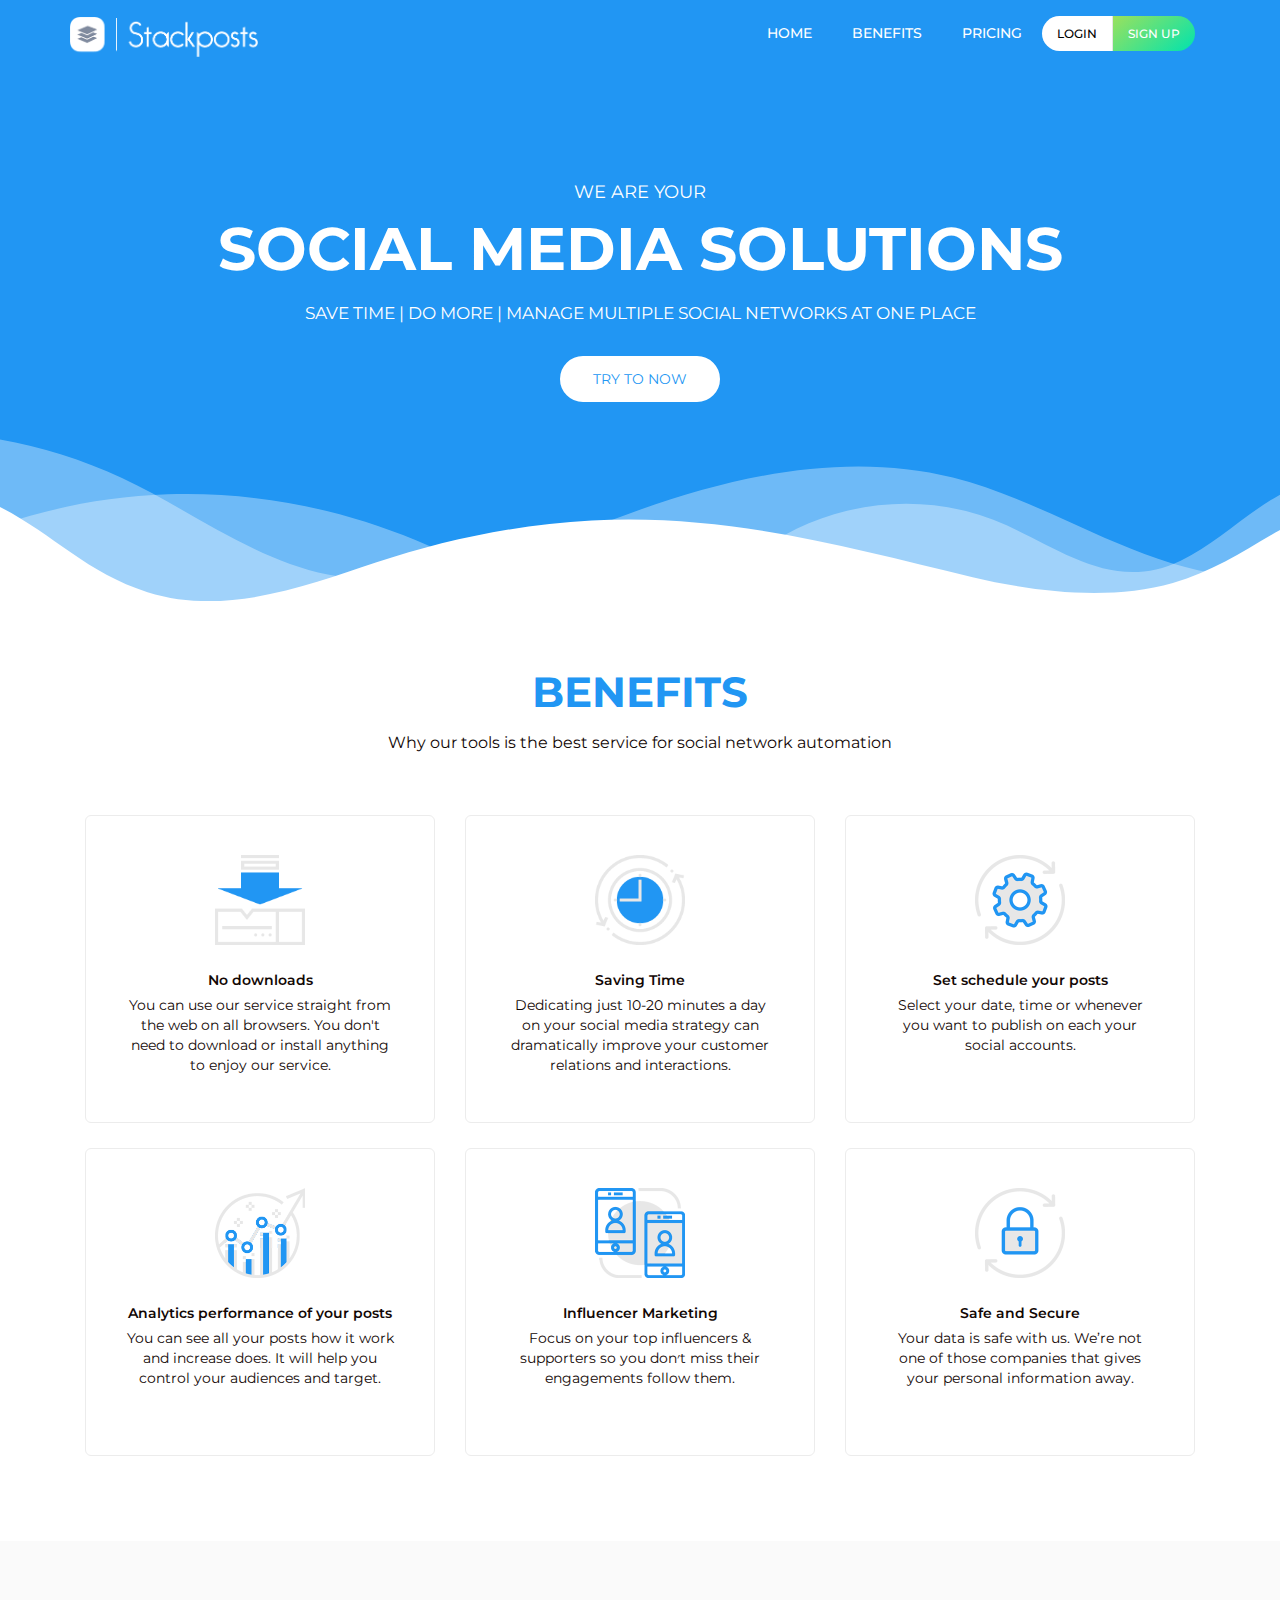
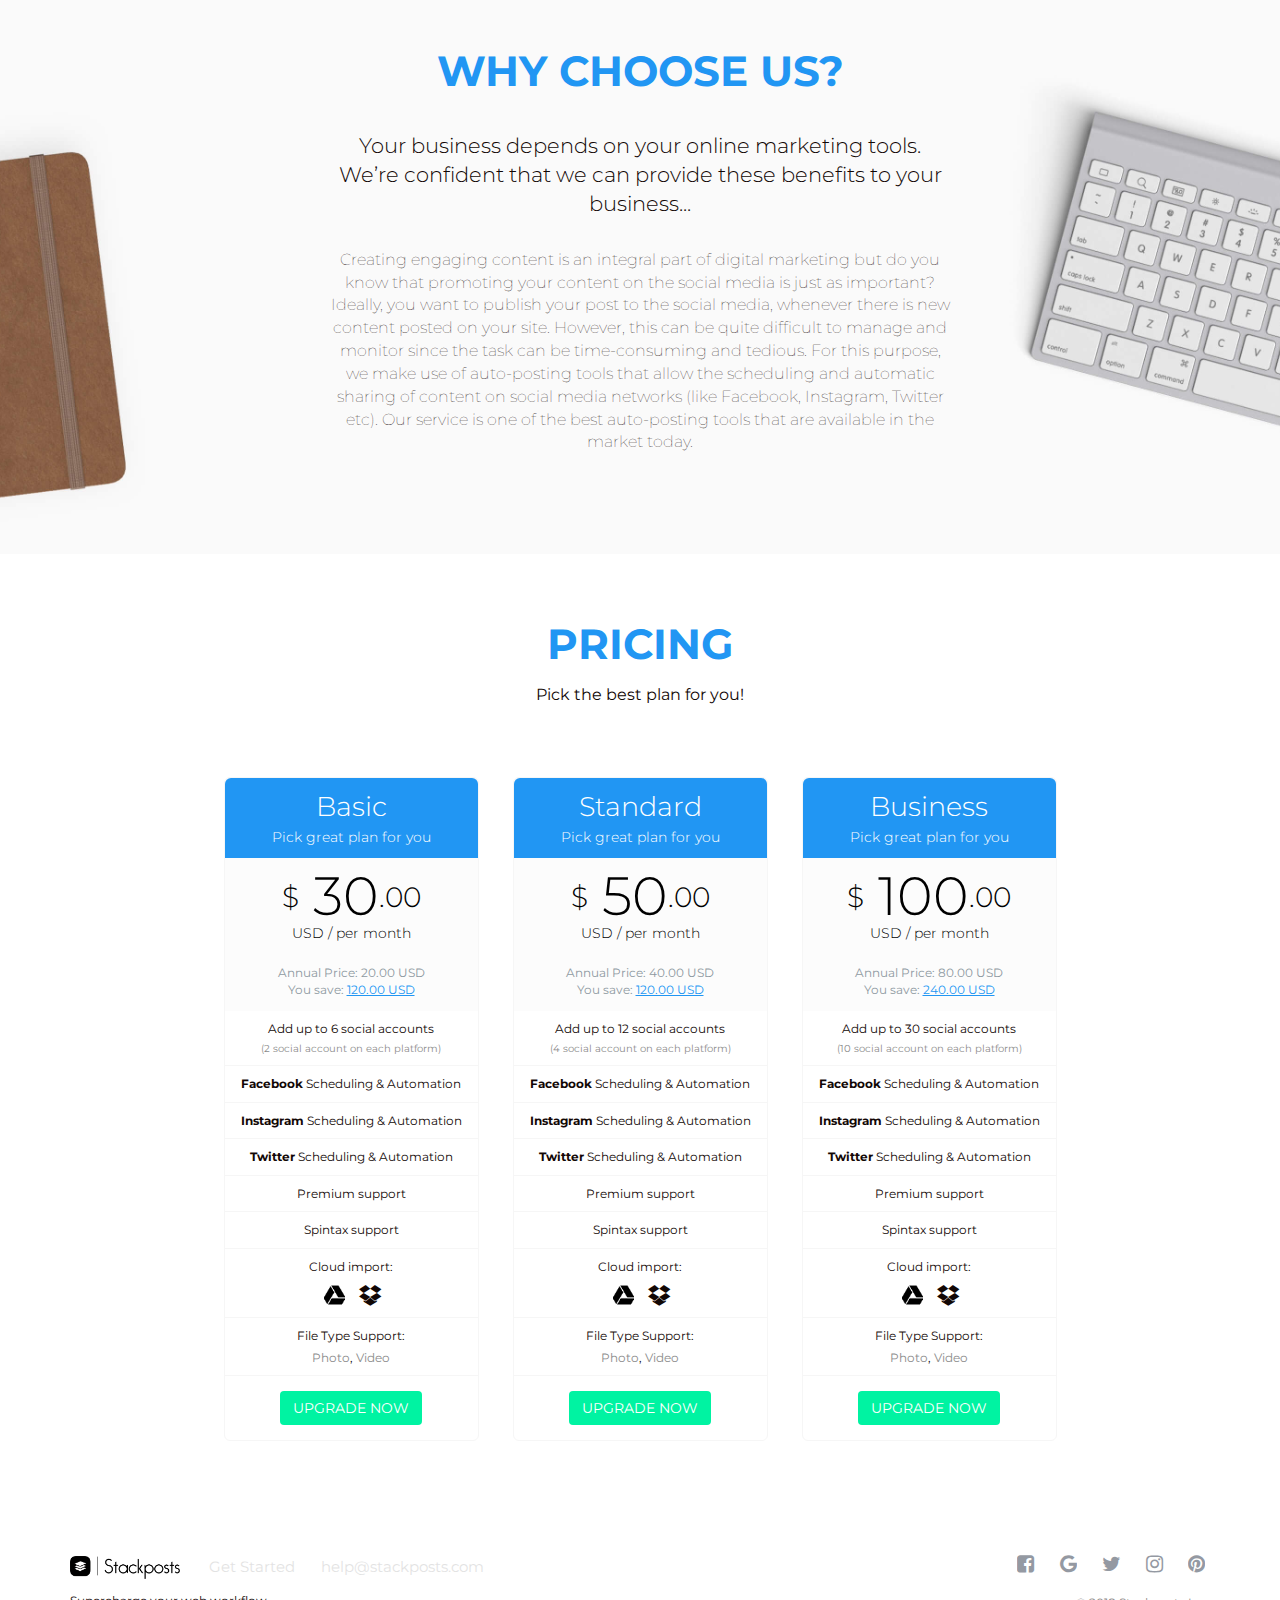
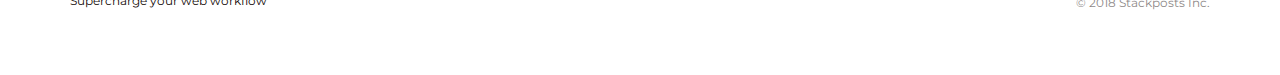
<file: index.html>
<!DOCTYPE html>

<html>


<!-- Mirrored from demo.stackposts.com/ by HTTrack Website Copier/3.x [XR&CO'2014], Fri, 01 Jun 2018 15:01:08 GMT -->
<!-- Added by HTTrack --><meta http-equiv="content-type" content="text/html;charset=UTF-8" /><!-- /Added by HTTrack -->
<head>

    <title>Stackposts - Social Marketing Tool</title>

    <meta name="description" content="save time, do more, manage multiple social networks at one place" />

    <meta name="keywords" content="social marketing tool, social planner, automation, social schedule"/>

    <meta name="viewport" content="width=device-width, initial-scale=1.0, user-scalable=0, minimal-ui">

    <meta http-equiv="Content-Type" content="text/html; charset=UTF-8">

    <meta http-equiv="X-UA-Compatible" content="IE=edge">

    <link rel="icon" type="image/png" href="assets/img/favicon.png" />

    <link href="https://fonts.googleapis.com/css?family=Montserrat:300,400,500,600,700,800,900" rel="stylesheet">

    <link rel="stylesheet" type="text/css" href="assets/plugins/bootstrap/css/bootstrap.min.css">

    <link rel="stylesheet" type="text/css" href="assets/plugins/bootstrap/css/bootstrap-extended.min.css">

    <link rel="stylesheet" type="text/css" href="assets/plugins/font-awesome/css/font-awesome.min.css">

    <link rel="stylesheet" type="text/css" href="assets/plugins/font-feather/feather.min.css">

    <link rel="stylesheet" type="text/css" href="assets/plugins/font-ps/css/pe-icon-7-stroke.css">

    <link rel="stylesheet" type="text/css" href="assets/css/colors.min.css">

    <link rel="stylesheet" type="text/css" href="assets/css/layout.css">

    <link rel="stylesheet" type="text/css" href="assets/css/landing-page.css">

    <script type="text/javascript" src="assets/plugins/jquery/jquery.min.js"></script>

</head>

<body>



    <header class="">

        <nav class="navbar">

            <div class="container">

                <div class="navbar-header">

                    <div class="logo">

                        <a href="index.html"><img src="assets/img/logo-white.png"></a>

                    </div>

                    <button type="button" class="navbar-toggle" data-toggle="collapse" data-target="#navbar-collapse" aria-expanded="false">

                        <span class="icon-bar"></span>

                        <span class="icon-bar"></span>

                        <span class="icon-bar"></span>

                    </button>

                </div>

                <ul class="menu collapse navbar-collapse" id="navbar-collapse">

                    <li><a href="#home" class=""> Home</a></li>

                    <li><a href="#benefits"> Benefits</a></li>

                    
                    <li><a href="#pricing"> Pricing</a></li>

                    
                    
                    <li class="btn-oauth btn-login"><a href="oauth/login.html">Login</a></li>

                    <li class="btn-oauth btn-register"><a href="oauth/signup.html">Sign up</a></li>

                    
                </ul>

                <!-- <div class="clearfix"></div> -->

            </div>

        </nav>

    </header>

    

    <div class="section-1" id="home">
    <div class="container">
        <div class="box-content">
            <div class="title-small"> We are your</div>
            <div class="title"> social media solutions</div>
            <span class="desc"> SAVE TIME | DO MORE | MANAGE MULTIPLE SOCIAL NETWORKS AT ONE PLACE </span>
            <div class="btn-go">
                <a href="#pricing" class="btn btn-large"> Try to now</a>
            </div>
        </div>
    </div>
</div>
<div class="section-2" id="benefits">
    <div class="container">
        <div class="title">  Benefits</div>
        <div class="desc">  Why our tools is the best service for social network automation</div>

        <div class="col-md-4">
            <div class="item">
                <div class="icon"><span class="be be-download"></span></div>
                <div class="name"> No downloads</div>
                <div class="caption">
                    You can use our service straight from the web on all browsers. You don't need to download or install anything to enjoy our service.                </div>
            </div>
        </div>
        <div class="col-md-4">
            <div class="item">
                <div class="icon"><span class="be be-clock"></span></div>
                <div class="name">Saving Time</div>
                <div class="caption">
                    Dedicating just 10-20 minutes a day on your social media strategy can dramatically improve your customer relations and interactions.                </div>
            </div>
        </div>
        <div class="col-md-4">
            <div class="item">
                <div class="icon"><span class="be be-smart"></span></div>
                <div class="name">Set schedule your posts </div>
                <div class="caption">
                    Select your date, time or whenever you want to publish on each your social accounts.                </div>
            </div>
        </div>
        <div class="col-md-4">
            <div class="item">
                <div class="icon"><span class="be be-social"></span></div>
                <div class="name">Analytics performance of your posts</div>
                <div class="caption">
                    You can see all your posts how it work and increase does. It will help you control your audiences and target.                </div>
            </div>
        </div>

        <div class="col-md-4">
            <div class="item">
                <div class="icon"><span class="be be-debt"></span></div>
                <div class="name">Influencer Marketing</div>
                <div class="caption">
                    Focus on your top influencers & supporters so you don׳t miss their engagements follow them.                </div>
            </div>
        </div>
        <div class="col-md-4">
            <div class="item">
                <div class="icon"><span class="be be-report"></span></div>
                <div class="name">Safe and Secure</div>
                <div class="caption">
                    Your data is safe with us. We’re not one of those companies that gives your personal information away.                </div>
            </div>
        </div>
    </div>
</div>

<div class="section-7">
    <div class="wrap">
        <div class="title">Why choose us?</div>
        <div class="desc lead">Your business depends on your online marketing tools. We’re confident that we can provide these benefits to your business...</div>

        <div class="content"> Creating engaging content is an integral part of digital marketing but do you know that promoting your content on the social media is just as important? Ideally, you want to publish your post to the social media, whenever there is new content posted on your site. However, this can be quite difficult to manage and monitor since the task can be time-consuming and tedious. For this purpose, we make use of auto-posting tools that allow the scheduling and automatic sharing of content on social media networks (like Facebook, Instagram, Twitter etc). Our service is one of the best auto-posting tools that are available in the market today.            
        </div>  
    </div>
</div>

<div class="section-4" id="pricing">
    <div class="container content">
        <div class="title"> Pricing</div>
        <div class="desc"> Pick the best plan for you!</div>
        <!-- Pricing -->
        <div class="pricing-list-box centered">
            
            <div class="col-md-3 col-xs-10">
                <div class="pricing hover-effect">
                    <div class="pricing-head">
                        <h3>Basic <span> Pick great plan for you </span> </h3>
                        <h4>
                            <div class="monthly">
                                <i>$</i> 30<i>.00</i>
                                <span>USD / per month </span>
                            </div>

                            <div class="anually">
                                <span class="small"> Annual Price: 20.00 USD</span>
                                                                <span class="small">
                                    You save: <div class="price-discount">120.00 USD</div>
                                </span>
                                                            </div>
                        </h4>
                    </div>
                    <ul class="pricing-content list-unstyled">
                        <li>Add up to 6 social accounts  <br/> <div class="small note">(2 social account on each platform)</div></li>
                    </ul>
                    <div class="package-detail">
                        <ul class="pricing-content list-unstyled">
                                                        <li><span></span><b>Facebook</b> Scheduling & Automation</li>
                                                        <li><span></span><b>Instagram</b> Scheduling & Automation</li>
                                                        <li><span></span><b>Twitter</b> Scheduling & Automation</li>
                                                    </ul>
                    </div>
                    <ul class="pricing-content list-unstyled">
                        <li> Premium support</li>
                        <li> Spintax support</li>
                        <li class="cloud"> Cloud import: <br/>
                                                                                            <i class="fa fa-google-drive" aria-hidden="true"></i>
                                
                                                                <i class="fa fa-dropbox" aria-hidden="true"></i>
                                                                                    </li>
                        <li class="cloud" style="text-transform: capitalize;"> File type support: <br/>
                                                        <span class="filetype note "> Photo</span>, 
                            <span class="filetype note "> Video</span>
                                                    </li>
                    </ul>
                    <div class="pricing-footer">
                        <a href="oauth/loginf8df.html?redirect=payment/511bf4ba0cc416bf3956ccbd1b7b97f6" class="btn yellow-crusta" style="text-transform: uppercase;"> UPGRADE NOW</a>
                    </div>
                </div>
            </div>

            
            <div class="col-md-3 col-xs-10">
                <div class="pricing hover-effect">
                    <div class="pricing-head">
                        <h3>Standard <span> Pick great plan for you </span> </h3>
                        <h4>
                            <div class="monthly">
                                <i>$</i> 50<i>.00</i>
                                <span>USD / per month </span>
                            </div>

                            <div class="anually">
                                <span class="small"> Annual Price: 40.00 USD</span>
                                                                <span class="small">
                                    You save: <div class="price-discount">120.00 USD</div>
                                </span>
                                                            </div>
                        </h4>
                    </div>
                    <ul class="pricing-content list-unstyled">
                        <li>Add up to 12 social accounts  <br/> <div class="small note">(4 social account on each platform)</div></li>
                    </ul>
                    <div class="package-detail">
                        <ul class="pricing-content list-unstyled">
                                                        <li><span></span><b>Facebook</b> Scheduling & Automation</li>
                                                        <li><span></span><b>Instagram</b> Scheduling & Automation</li>
                                                        <li><span></span><b>Twitter</b> Scheduling & Automation</li>
                                                    </ul>
                    </div>
                    <ul class="pricing-content list-unstyled">
                        <li> Premium support</li>
                        <li> Spintax support</li>
                        <li class="cloud"> Cloud import: <br/>
                                                                                            <i class="fa fa-google-drive" aria-hidden="true"></i>
                                
                                                                <i class="fa fa-dropbox" aria-hidden="true"></i>
                                                                                    </li>
                        <li class="cloud" style="text-transform: capitalize;"> File type support: <br/>
                                                        <span class="filetype note "> Photo</span>, 
                            <span class="filetype note "> Video</span>
                                                    </li>
                    </ul>
                    <div class="pricing-footer">
                        <a href="oauth/login6147.html?redirect=payment/50f84daf3a6dfd6a9f20c9f8ef428942" class="btn yellow-crusta" style="text-transform: uppercase;"> UPGRADE NOW</a>
                    </div>
                </div>
            </div>

            
            <div class="col-md-3 col-xs-10">
                <div class="pricing hover-effect">
                    <div class="pricing-head">
                        <h3>Business <span> Pick great plan for you </span> </h3>
                        <h4>
                            <div class="monthly">
                                <i>$</i> 100<i>.00</i>
                                <span>USD / per month </span>
                            </div>

                            <div class="anually">
                                <span class="small"> Annual Price: 80.00 USD</span>
                                                                <span class="small">
                                    You save: <div class="price-discount">240.00 USD</div>
                                </span>
                                                            </div>
                        </h4>
                    </div>
                    <ul class="pricing-content list-unstyled">
                        <li>Add up to 30 social accounts  <br/> <div class="small note">(10 social account on each platform)</div></li>
                    </ul>
                    <div class="package-detail">
                        <ul class="pricing-content list-unstyled">
                                                        <li><span></span><b>Facebook</b> Scheduling & Automation</li>
                                                        <li><span></span><b>Instagram</b> Scheduling & Automation</li>
                                                        <li><span></span><b>Twitter</b> Scheduling & Automation</li>
                                                    </ul>
                    </div>
                    <ul class="pricing-content list-unstyled">
                        <li> Premium support</li>
                        <li> Spintax support</li>
                        <li class="cloud"> Cloud import: <br/>
                                                                                            <i class="fa fa-google-drive" aria-hidden="true"></i>
                                
                                                                <i class="fa fa-dropbox" aria-hidden="true"></i>
                                                                                    </li>
                        <li class="cloud" style="text-transform: capitalize;"> File type support: <br/>
                                                        <span class="filetype note "> Photo</span>, 
                            <span class="filetype note "> Video</span>
                                                    </li>
                    </ul>
                    <div class="pricing-footer">
                        <a href="oauth/loginc426.html?redirect=payment/533bf4ba0cc416bf3956ccbd1b7b97f6" class="btn yellow-crusta" style="text-transform: uppercase;"> UPGRADE NOW</a>
                    </div>
                </div>
            </div>

            
            <div class="clearfix"></div>
        </div>
        <!--//End Pricing -->
    </div>
</div>



    <footer>

        <div class="content">

            <div class="container">

                <div class="row">

                    <div class="col-md-6">

                        <img alt="Image" class="logo" src="assets/img/logo-black.png">

                        <ul class="list-inline list--hover">

                            <li class="list-inline-item">

                                <a href="oauth/signup.html">

                                    <span class="type--fine-print"> Get Started</span>

                                </a>

                            </li>

                            <li>

                                <a href="mailto:help@stackposts.com">

                                    <span class="type--fine-print"> help@stackposts.com</span>

                                </a>

                            </li>

                        </ul>

                    </div>

                    <div class="col-md-6 text-right text-center-xs">

                        <ul class="social-list list-inline list--hover">

                            
                            <li class="list-inline-item">

                                <a href="https://www.facebook.com/">

                                    <i class="fa fa-facebook-square"></i>

                                </a>

                            </li>

                            
                            
                            <li class="list-inline-item">

                                <a href="https://www.google.com/">

                                    <i class="fa fa-google"></i>

                                </a>

                            </li>

                            
                            
                            <li class="list-inline-item">

                                <a href="https://www.twitter.com/">

                                    <i class="fa fa-twitter"></i>

                                </a>

                            </li>

                            
                            
                            <li class="list-inline-item">

                                <a href="https://www.instagram.com/">

                                    <i class="fa fa-instagram"></i>

                                </a>

                            </li>

                            
                            
                            <li class="list-inline-item">

                                <a href="https://www.pinterest.com/">

                                    <i class="fa fa-pinterest"></i>

                                </a>

                            </li>

                            
                        </ul>

                    </div>

                </div>

                <!--end of row-->

                <div class="row">

                    <div class="col-md-6">

                        <p class="type--fine-print">

                            Supercharge your web workflow
                        </p>

                    </div>

                    <div class="col-md-6 text-right text-center-xs">

                        <span class="type--fine-print">©

                            <span class="update-year">2018</span> Stackposts Inc.</span>

                        <!-- <a class="type--fine-print" href="#"> Privacy Policy</a> -->

                    </div>

                </div>

                <!--end of row-->

            </div>

        </div>

        <div class="clearfix"></div>

    </footer>

    <script type="text/javascript" src="assets/plugins/bootstrap/js/bootstrap.min.js"></script>

    <script type="text/javascript" src="assets/js/landing-page.js"></script>
<!-- Global site tag (gtag.js) - Google Analytics -->
<script async src="https://www.googletagmanager.com/gtag/js?id=UA-117935009-1"></script>
<script>
  window.dataLayer = window.dataLayer || [];
  function gtag(){dataLayer.push(arguments);}
  gtag('js', new Date());

  gtag('config', 'UA-117935009-1');
</script>

</body>


<!-- Mirrored from demo.stackposts.com/ by HTTrack Website Copier/3.x [XR&CO'2014], Fri, 01 Jun 2018 15:01:14 GMT -->
</html>
</file>
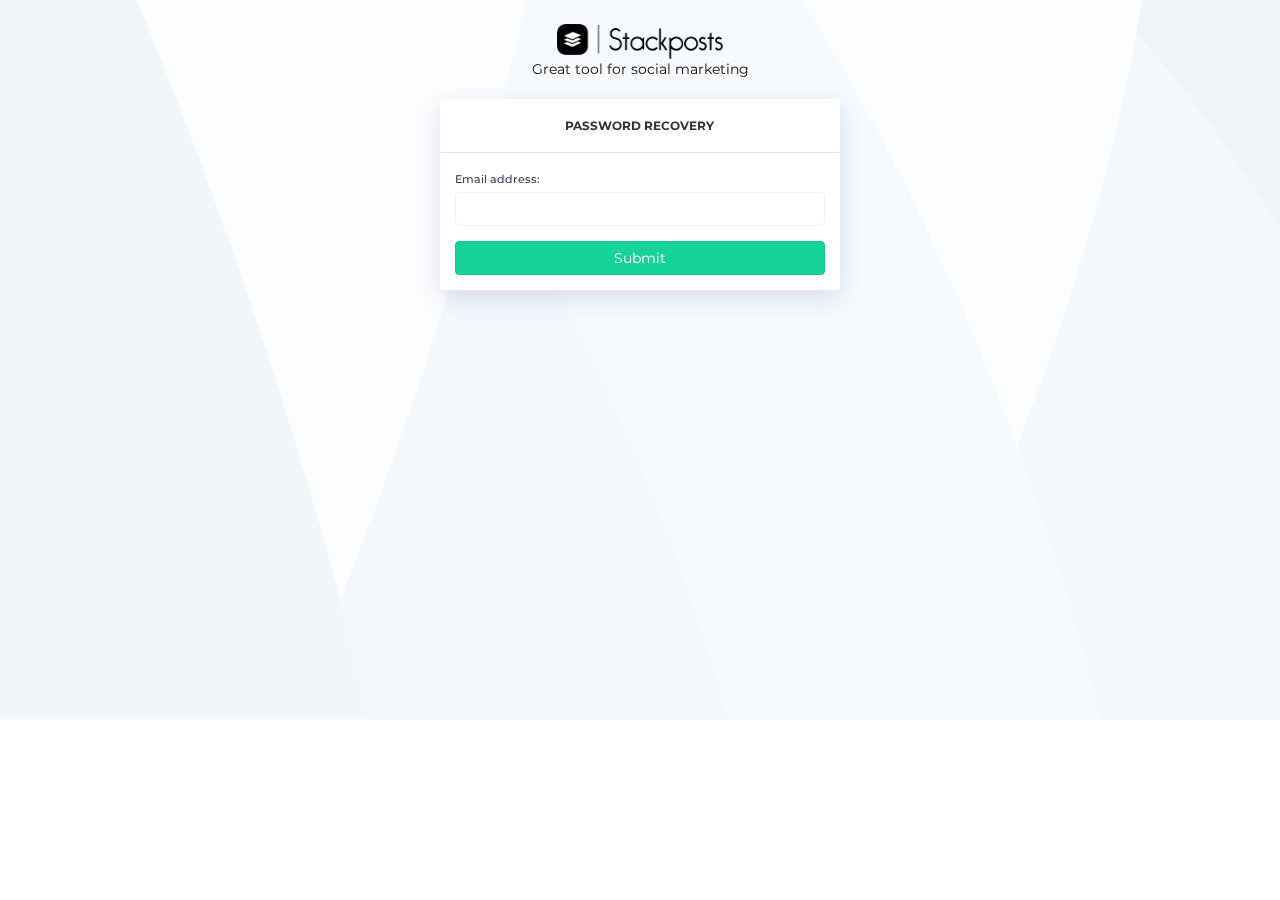
<file: oauth/forgot_password.html>
<!DOCTYPE html>

<html>


<!-- Mirrored from demo.stackposts.com/oauth/forgot_password by HTTrack Website Copier/3.x [XR&CO'2014], Fri, 01 Jun 2018 15:01:29 GMT -->
<!-- Added by HTTrack --><meta http-equiv="content-type" content="text/html;charset=UTF-8" /><!-- /Added by HTTrack -->
<head>

    <title>Stackposts - Social Marketing Tool</title>

    <meta name="description" content="save time, do more, manage multiple social networks at one place" />

    <meta name="keywords" content="social marketing tool, social planner, automation, social schedule"/>

    <meta name="viewport" content="width=device-width, initial-scale=1.0, user-scalable=0, minimal-ui">

    <meta http-equiv="Content-Type" content="text/html; charset=UTF-8">

    <meta http-equiv="X-UA-Compatible" content="IE=edge">

    <link rel="icon" type="image/png" href="../assets/img/favicon.png" />

    <link href="https://fonts.googleapis.com/css?family=Montserrat:300,400,500,600,700,800,900" rel="stylesheet">

    <link rel="stylesheet" type="text/css" href="../assets/plugins/bootstrap/css/bootstrap.min.css">

    <link rel="stylesheet" type="text/css" href="../assets/plugins/bootstrap/css/bootstrap-extended.min.css">

    <link rel="stylesheet" type="text/css" href="../assets/plugins/font-awesome/css/font-awesome.min.css">

    <link rel="stylesheet" type="text/css" href="../assets/plugins/font-feather/feather.min.css">

    <link rel="stylesheet" type="text/css" href="../assets/plugins/font-ps/css/pe-icon-7-stroke.css">

    <link rel="stylesheet" type="text/css" href="../assets/plugins/izitoast/css/iziToast.min.css">

    <link rel="stylesheet" type="text/css" href="../assets/css/colors.min.css">

    <link rel="stylesheet" type="text/css" href="../assets/css/layout.css">

    <link rel="stylesheet" type="text/css" href="../assets/css/oauth-page.css">

    <script type="text/javascript" src="../assets/plugins/jquery/jquery.min.js"></script>

    
    <script type="text/javascript">

        var token = '88b6c510e53a243633e14fa6eda5792b',

            PATH  = '../index.html',

            BASE  = '../index.html';

    </script>

</head>

<body>

    <div class="loading-overplay"><div class="cssload-container"><div class="cssload-speeding-wheel"></div></div></div>

    <div class="bg-svg">

        <svg jsname="" xmlns="http://www.w3.org/2000/svg" viewBox="0 0 1440 810" preserveAspectRatio="xMinYMin slice" aria-hidden="true">

        <path fill="#f6fafc" d="M592.66 0c-15 64.092-30.7 125.285-46.598 183.777C634.056 325.56 748.348 550.932 819.642 809.5h419.672C1184.518 593.727 1083.124 290.064 902.637 0H592.66z"></path>

        <path fill="#f4f8fb" d="M545.962 183.777c-53.796 196.576-111.592 361.156-163.49 490.74 11.7 44.494 22.8 89.49 33.1 134.883h404.07c-71.294-258.468-185.586-483.84-273.68-625.623z"></path>

        <path fill="#fcfdfe" d="M153.89 0c74.094 180.678 161.088 417.448 228.483 674.517C449.67 506.337 527.063 279.465 592.56 0H153.89z"></path>

        <path fill="#f2f6f9" d="M153.89 0H0v809.5h415.57C345.477 500.938 240.884 211.874 153.89 0z"></path>

        <path fill="#fcfdfe" d="M1144.22 501.538c52.596-134.583 101.492-290.964 134.09-463.343 1.2-6.1 2.3-12.298 3.4-18.497 0-.2.1-.4.1-.6 1.1-6.3 2.3-12.7 3.4-19.098H902.536c105.293 169.28 183.688 343.158 241.684 501.638v-.1z"></path>

        <path fill="#eef4f8" d="M1285.31 0c-2.2 12.798-4.5 25.597-6.9 38.195C1321.507 86.39 1379.603 158.98 1440 257.168V0h-154.69z"></path>

        <path fill="#f4f8fb" d="M1278.31,38.196C1245.81,209.874 1197.22,365.556 1144.82,499.838L1144.82,503.638C1185.82,615.924 1216.41,720.211 1239.11,809.6L1439.7,810L1439.7,256.768C1379.4,158.78 1321.41,86.288 1278.31,38.195L1278.31,38.196z"></path>

        </svg>

    </div>

    

    <div class="oauth-wrap">
    <div class="oauth-header">
        <div class="logo">
            <a href="../index.html"><img src="../assets/img/logo-black.png"></a>
        </div>
        <div class="slogan">  Great tool for social marketing</div>
    </div>
    <div class="oauth-form">
        <ul class="nav nav-tabs">
            <li class="active" style="width: 100%"><a style="border-right: none;" href="javascript:void(0);"> Password Recovery</a></li>
        </ul>
        <form class="actionForm" action="https://demo.stackposts.com/oauth/ajax_forgot_password">
        <div class="tab-content pb15">
            <div class="tab-pane fade in active">
                <div class="form-group">
                    <label for="email">  Email address:</label>
                    <input type="email" class="form-control" id="email" name="email">
                </div>
                <button type="submit" class="btn btn-success btn-block"> Submit</button>
            </div>      
        </div>
        </form>
    </div>
</div>


    <script type="text/javascript" src="../assets/plugins/bootstrap/js/bootstrap.min.js"></script>

    <script type="text/javascript" src="../assets/plugins/izitoast/js/iziToast.min.js"></script>

    <script type="text/javascript" src="../assets/js/landing-page.js"></script>

    <script type="text/javascript" src="../assets/js/main.js"></script>
<!-- Global site tag (gtag.js) - Google Analytics -->
<script async src="https://www.googletagmanager.com/gtag/js?id=UA-117935009-1"></script>
<script>
  window.dataLayer = window.dataLayer || [];
  function gtag(){dataLayer.push(arguments);}
  gtag('js', new Date());

  gtag('config', 'UA-117935009-1');
</script>

</body>


<!-- Mirrored from demo.stackposts.com/oauth/forgot_password by HTTrack Website Copier/3.x [XR&CO'2014], Fri, 01 Jun 2018 15:01:29 GMT -->
</html>
</file>
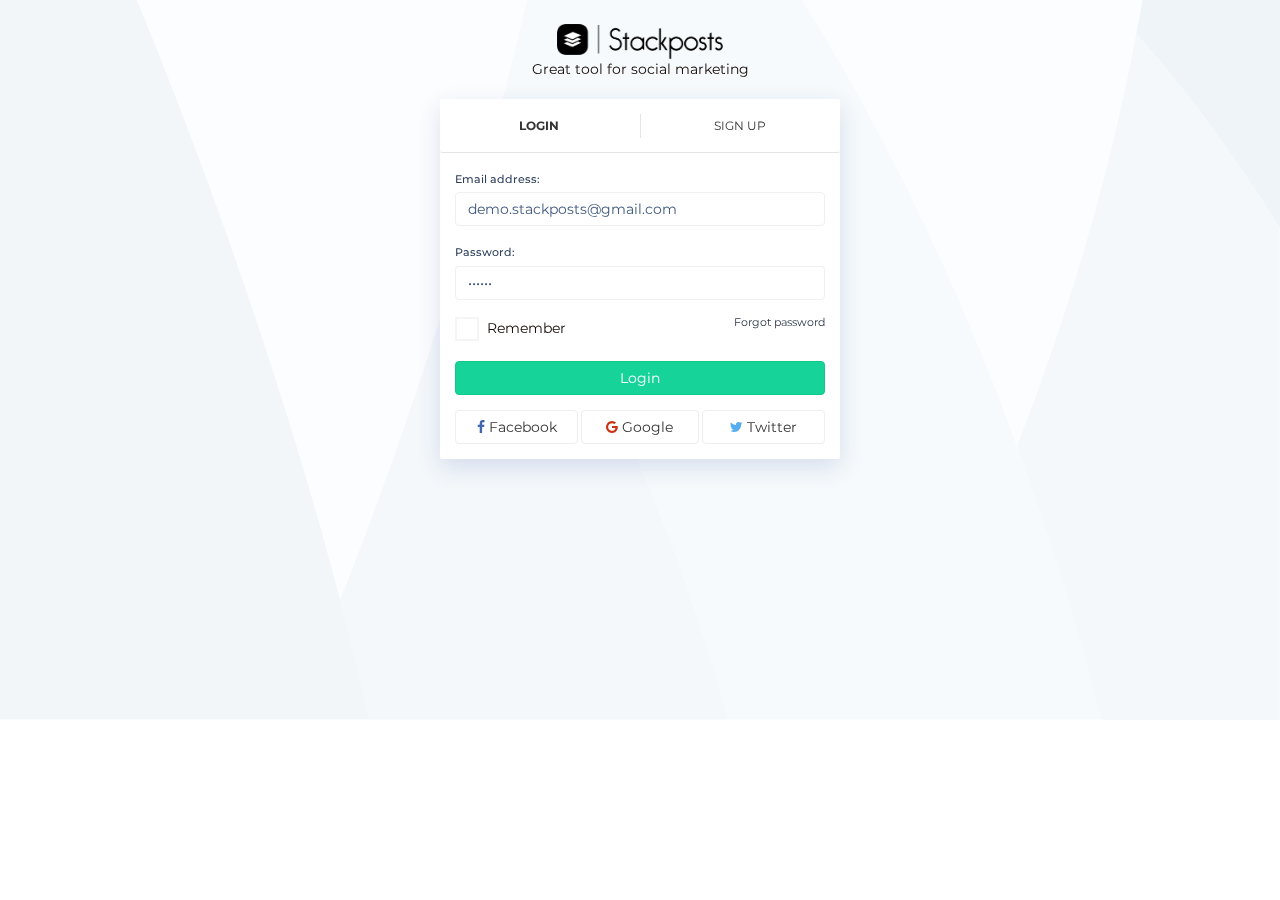
<file: oauth/login.html>
<!DOCTYPE html>

<html>


<!-- Mirrored from demo.stackposts.com/oauth/login by HTTrack Website Copier/3.x [XR&CO'2014], Fri, 01 Jun 2018 15:01:24 GMT -->
<!-- Added by HTTrack --><meta http-equiv="content-type" content="text/html;charset=UTF-8" /><!-- /Added by HTTrack -->
<head>

    <title>Stackposts - Social Marketing Tool</title>

    <meta name="description" content="save time, do more, manage multiple social networks at one place" />

    <meta name="keywords" content="social marketing tool, social planner, automation, social schedule"/>

    <meta name="viewport" content="width=device-width, initial-scale=1.0, user-scalable=0, minimal-ui">

    <meta http-equiv="Content-Type" content="text/html; charset=UTF-8">

    <meta http-equiv="X-UA-Compatible" content="IE=edge">

    <link rel="icon" type="image/png" href="../assets/img/favicon.png" />

    <link href="https://fonts.googleapis.com/css?family=Montserrat:300,400,500,600,700,800,900" rel="stylesheet">

    <link rel="stylesheet" type="text/css" href="../assets/plugins/bootstrap/css/bootstrap.min.css">

    <link rel="stylesheet" type="text/css" href="../assets/plugins/bootstrap/css/bootstrap-extended.min.css">

    <link rel="stylesheet" type="text/css" href="../assets/plugins/font-awesome/css/font-awesome.min.css">

    <link rel="stylesheet" type="text/css" href="../assets/plugins/font-feather/feather.min.css">

    <link rel="stylesheet" type="text/css" href="../assets/plugins/font-ps/css/pe-icon-7-stroke.css">

    <link rel="stylesheet" type="text/css" href="../assets/plugins/izitoast/css/iziToast.min.css">

    <link rel="stylesheet" type="text/css" href="../assets/css/colors.min.css">

    <link rel="stylesheet" type="text/css" href="../assets/css/layout.css">

    <link rel="stylesheet" type="text/css" href="../assets/css/oauth-page.css">

    <script type="text/javascript" src="../assets/plugins/jquery/jquery.min.js"></script>

    
    <script type="text/javascript">

        var token = '88b6c510e53a243633e14fa6eda5792b',

            PATH  = '../index.html',

            BASE  = '../index.html';

    </script>

</head>

<body>

    <div class="loading-overplay"><div class="cssload-container"><div class="cssload-speeding-wheel"></div></div></div>

    <div class="bg-svg">

        <svg jsname="" xmlns="http://www.w3.org/2000/svg" viewBox="0 0 1440 810" preserveAspectRatio="xMinYMin slice" aria-hidden="true">

        <path fill="#f6fafc" d="M592.66 0c-15 64.092-30.7 125.285-46.598 183.777C634.056 325.56 748.348 550.932 819.642 809.5h419.672C1184.518 593.727 1083.124 290.064 902.637 0H592.66z"></path>

        <path fill="#f4f8fb" d="M545.962 183.777c-53.796 196.576-111.592 361.156-163.49 490.74 11.7 44.494 22.8 89.49 33.1 134.883h404.07c-71.294-258.468-185.586-483.84-273.68-625.623z"></path>

        <path fill="#fcfdfe" d="M153.89 0c74.094 180.678 161.088 417.448 228.483 674.517C449.67 506.337 527.063 279.465 592.56 0H153.89z"></path>

        <path fill="#f2f6f9" d="M153.89 0H0v809.5h415.57C345.477 500.938 240.884 211.874 153.89 0z"></path>

        <path fill="#fcfdfe" d="M1144.22 501.538c52.596-134.583 101.492-290.964 134.09-463.343 1.2-6.1 2.3-12.298 3.4-18.497 0-.2.1-.4.1-.6 1.1-6.3 2.3-12.7 3.4-19.098H902.536c105.293 169.28 183.688 343.158 241.684 501.638v-.1z"></path>

        <path fill="#eef4f8" d="M1285.31 0c-2.2 12.798-4.5 25.597-6.9 38.195C1321.507 86.39 1379.603 158.98 1440 257.168V0h-154.69z"></path>

        <path fill="#f4f8fb" d="M1278.31,38.196C1245.81,209.874 1197.22,365.556 1144.82,499.838L1144.82,503.638C1185.82,615.924 1216.41,720.211 1239.11,809.6L1439.7,810L1439.7,256.768C1379.4,158.78 1321.41,86.288 1278.31,38.195L1278.31,38.196z"></path>

        </svg>

    </div>

    

    <div class="oauth-wrap">
    <div class="oauth-header">
        <div class="logo">
            <a href="../index.html"><img src="../assets/img/logo-black.png"></a>
        </div>
        <div class="slogan"> Great tool for social marketing</div>
    </div>
    <div class="oauth-form">
        <ul class="nav nav-tabs">
            <li class="active "><a href="javascript:void(0);"> Login</a></li>
                        <li><a href="signup.html">  Sign up</a></li>
                    </ul>

        <div class="tab-content">
            <div class="tab-pane fade in active">
                <form action="https://demo.stackposts.com/oauth/ajax_login" data-redirect="https://demo.stackposts.com/dashboard" class="actionForm" method="POST">
                    <div class="form-group">
                        <label for="email"> Email address:</label>
                        <input type="email" class="form-control" name="email" id="email" value="demo.stackposts@gmail.com">
                    </div>
                    <div class="form-group">
                        <label for="password"> Password:</label>
                        <input type="password" class="form-control" name="password" id="password" value="123456">
                    </div>
                    <div class="checkbox">
                        <div class="pure-checkbox grey mr15 mb15">
                            <input type="checkbox" id="md_checkbox_schedule" name="remember" class="filled-in chk-col-red enable_instagram_schedule" value="on">
                            <label class="p0 m0" for="md_checkbox_schedule">&nbsp;</label>
                            <span class="checkbox-text-right"> Remember</span>
                        </div>

                        <label class="pull-right"><a href="forgot_password.html"> Forgot password</a></label>
                    </div>
                    <button type="submit" class="btn btn-success btn-block"> Login</button>
                </form>

                                
                <div class="oauth-social mt15 pb15">
                                        <div class="item col-md-4 col-xs-4 col-sm-4">
                        <a href="https://www.facebook.com/v2.11/dialog/oauth?client_id=420634468382699&amp;state=95fb7dde85f0102738ea3e46c1eaa183&amp;response_type=code&amp;sdk=php-sdk-5.6.1&amp;redirect_uri=https%3A%2F%2Fdemo.stackposts.com%2Foauth%2Ffacebook&amp;scope=email" class="btn btn-default btn-block"><i class="fa fa-facebook" aria-hidden="true"></i> Facebook </a>
                    </div>
                                                            <div class="item col-md-4 col-xs-4 col-sm-4">
                        <a href="https://accounts.google.com/o/oauth2/auth?response_type=code&amp;redirect_uri=https%3A%2F%2Fdemo.stackposts.com%2Foauth%2Fgoogle&amp;client_id=787892594326-6vln9eo667opebllu0542pn8g26nhkin.apps.googleusercontent.com&amp;scope=https%3A%2F%2Fwww.googleapis.com%2Fauth%2Fuserinfo.email+https%3A%2F%2Fwww.googleapis.com%2Fauth%2Fuserinfo.profile&amp;access_type=offline&amp;approval_prompt=force" class="btn btn-default btn-block"><i class="fa fa-google" aria-hidden="true"></i> Google </a>
                    </div>
                                                            <div class="item col-md-4 col-xs-4 col-sm-4">
                        <a href="https://api.twitter.com/oauth/authorize?oauth_token=w36mogAAAAAA5lAgAAABY7veJsU" class="btn btn-default btn-block"><i class="fa fa-twitter" aria-hidden="true"></i> Twitter </a>
                    </div>
                                        <div class="clearfix"></div>
                </div>
            </div>
        </div>
    </div>
</div>


    <script type="text/javascript" src="../assets/plugins/bootstrap/js/bootstrap.min.js"></script>

    <script type="text/javascript" src="../assets/plugins/izitoast/js/iziToast.min.js"></script>

    <script type="text/javascript" src="../assets/js/landing-page.js"></script>

    <script type="text/javascript" src="../assets/js/main.js"></script>
<!-- Global site tag (gtag.js) - Google Analytics -->
<script async src="https://www.googletagmanager.com/gtag/js?id=UA-117935009-1"></script>
<script>
  window.dataLayer = window.dataLayer || [];
  function gtag(){dataLayer.push(arguments);}
  gtag('js', new Date());

  gtag('config', 'UA-117935009-1');
</script>

</body>


<!-- Mirrored from demo.stackposts.com/oauth/login by HTTrack Website Copier/3.x [XR&CO'2014], Fri, 01 Jun 2018 15:01:26 GMT -->
</html>
</file>
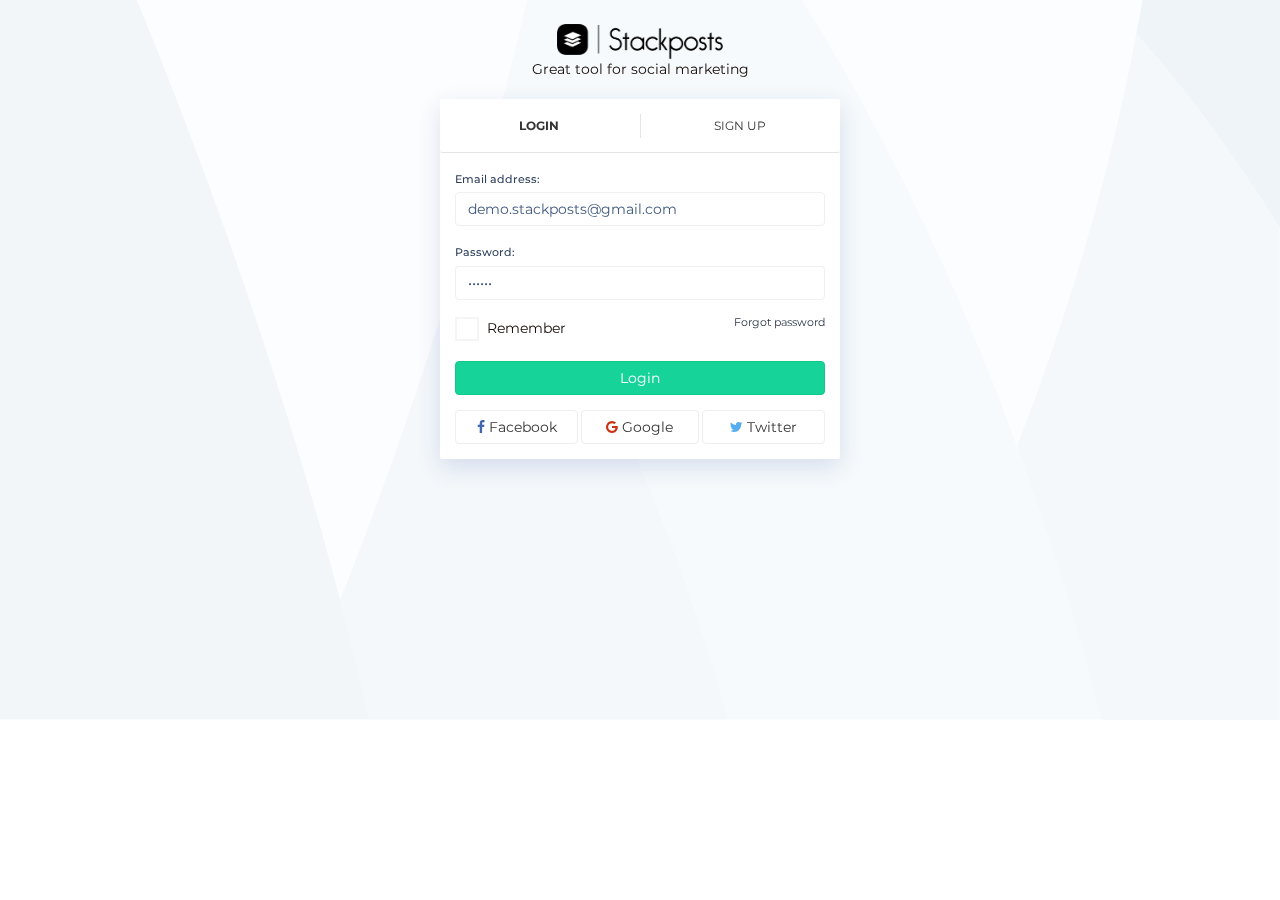
<file: oauth/login6147.html>
<!DOCTYPE html>

<html>


<!-- Mirrored from demo.stackposts.com/oauth/login?redirect=payment/50f84daf3a6dfd6a9f20c9f8ef428942 by HTTrack Website Copier/3.x [XR&CO'2014], Fri, 01 Jun 2018 15:01:27 GMT -->
<!-- Added by HTTrack --><meta http-equiv="content-type" content="text/html;charset=UTF-8" /><!-- /Added by HTTrack -->
<head>

    <title>Stackposts - Social Marketing Tool</title>

    <meta name="description" content="save time, do more, manage multiple social networks at one place" />

    <meta name="keywords" content="social marketing tool, social planner, automation, social schedule"/>

    <meta name="viewport" content="width=device-width, initial-scale=1.0, user-scalable=0, minimal-ui">

    <meta http-equiv="Content-Type" content="text/html; charset=UTF-8">

    <meta http-equiv="X-UA-Compatible" content="IE=edge">

    <link rel="icon" type="image/png" href="../assets/img/favicon.png" />

    <link href="https://fonts.googleapis.com/css?family=Montserrat:300,400,500,600,700,800,900" rel="stylesheet">

    <link rel="stylesheet" type="text/css" href="../assets/plugins/bootstrap/css/bootstrap.min.css">

    <link rel="stylesheet" type="text/css" href="../assets/plugins/bootstrap/css/bootstrap-extended.min.css">

    <link rel="stylesheet" type="text/css" href="../assets/plugins/font-awesome/css/font-awesome.min.css">

    <link rel="stylesheet" type="text/css" href="../assets/plugins/font-feather/feather.min.css">

    <link rel="stylesheet" type="text/css" href="../assets/plugins/font-ps/css/pe-icon-7-stroke.css">

    <link rel="stylesheet" type="text/css" href="../assets/plugins/izitoast/css/iziToast.min.css">

    <link rel="stylesheet" type="text/css" href="../assets/css/colors.min.css">

    <link rel="stylesheet" type="text/css" href="../assets/css/layout.css">

    <link rel="stylesheet" type="text/css" href="../assets/css/oauth-page.css">

    <script type="text/javascript" src="../assets/plugins/jquery/jquery.min.js"></script>

    
    <script type="text/javascript">

        var token = '88b6c510e53a243633e14fa6eda5792b',

            PATH  = '../index.html',

            BASE  = '../index.html';

    </script>

</head>

<body>

    <div class="loading-overplay"><div class="cssload-container"><div class="cssload-speeding-wheel"></div></div></div>

    <div class="bg-svg">

        <svg jsname="" xmlns="http://www.w3.org/2000/svg" viewBox="0 0 1440 810" preserveAspectRatio="xMinYMin slice" aria-hidden="true">

        <path fill="#f6fafc" d="M592.66 0c-15 64.092-30.7 125.285-46.598 183.777C634.056 325.56 748.348 550.932 819.642 809.5h419.672C1184.518 593.727 1083.124 290.064 902.637 0H592.66z"></path>

        <path fill="#f4f8fb" d="M545.962 183.777c-53.796 196.576-111.592 361.156-163.49 490.74 11.7 44.494 22.8 89.49 33.1 134.883h404.07c-71.294-258.468-185.586-483.84-273.68-625.623z"></path>

        <path fill="#fcfdfe" d="M153.89 0c74.094 180.678 161.088 417.448 228.483 674.517C449.67 506.337 527.063 279.465 592.56 0H153.89z"></path>

        <path fill="#f2f6f9" d="M153.89 0H0v809.5h415.57C345.477 500.938 240.884 211.874 153.89 0z"></path>

        <path fill="#fcfdfe" d="M1144.22 501.538c52.596-134.583 101.492-290.964 134.09-463.343 1.2-6.1 2.3-12.298 3.4-18.497 0-.2.1-.4.1-.6 1.1-6.3 2.3-12.7 3.4-19.098H902.536c105.293 169.28 183.688 343.158 241.684 501.638v-.1z"></path>

        <path fill="#eef4f8" d="M1285.31 0c-2.2 12.798-4.5 25.597-6.9 38.195C1321.507 86.39 1379.603 158.98 1440 257.168V0h-154.69z"></path>

        <path fill="#f4f8fb" d="M1278.31,38.196C1245.81,209.874 1197.22,365.556 1144.82,499.838L1144.82,503.638C1185.82,615.924 1216.41,720.211 1239.11,809.6L1439.7,810L1439.7,256.768C1379.4,158.78 1321.41,86.288 1278.31,38.195L1278.31,38.196z"></path>

        </svg>

    </div>

    

    <div class="oauth-wrap">
    <div class="oauth-header">
        <div class="logo">
            <a href="../index.html"><img src="../assets/img/logo-black.png"></a>
        </div>
        <div class="slogan"> Great tool for social marketing</div>
    </div>
    <div class="oauth-form">
        <ul class="nav nav-tabs">
            <li class="active "><a href="javascript:void(0);"> Login</a></li>
                        <li><a href="signup.html">  Sign up</a></li>
                    </ul>

        <div class="tab-content">
            <div class="tab-pane fade in active">
                <form action="https://demo.stackposts.com/oauth/ajax_login" data-redirect="https://demo.stackposts.com/payment/50f84daf3a6dfd6a9f20c9f8ef428942" class="actionForm" method="POST">
                    <div class="form-group">
                        <label for="email"> Email address:</label>
                        <input type="email" class="form-control" name="email" id="email" value="demo.stackposts@gmail.com">
                    </div>
                    <div class="form-group">
                        <label for="password"> Password:</label>
                        <input type="password" class="form-control" name="password" id="password" value="123456">
                    </div>
                    <div class="checkbox">
                        <div class="pure-checkbox grey mr15 mb15">
                            <input type="checkbox" id="md_checkbox_schedule" name="remember" class="filled-in chk-col-red enable_instagram_schedule" value="on">
                            <label class="p0 m0" for="md_checkbox_schedule">&nbsp;</label>
                            <span class="checkbox-text-right"> Remember</span>
                        </div>

                        <label class="pull-right"><a href="forgot_password.html"> Forgot password</a></label>
                    </div>
                    <button type="submit" class="btn btn-success btn-block"> Login</button>
                </form>

                                
                <div class="oauth-social mt15 pb15">
                                        <div class="item col-md-4 col-xs-4 col-sm-4">
                        <a href="https://www.facebook.com/v2.11/dialog/oauth?client_id=420634468382699&amp;state=95fb7dde85f0102738ea3e46c1eaa183&amp;response_type=code&amp;sdk=php-sdk-5.6.1&amp;redirect_uri=https%3A%2F%2Fdemo.stackposts.com%2Foauth%2Ffacebook&amp;scope=email" class="btn btn-default btn-block"><i class="fa fa-facebook" aria-hidden="true"></i> Facebook </a>
                    </div>
                                                            <div class="item col-md-4 col-xs-4 col-sm-4">
                        <a href="https://accounts.google.com/o/oauth2/auth?response_type=code&amp;redirect_uri=https%3A%2F%2Fdemo.stackposts.com%2Foauth%2Fgoogle&amp;client_id=787892594326-6vln9eo667opebllu0542pn8g26nhkin.apps.googleusercontent.com&amp;scope=https%3A%2F%2Fwww.googleapis.com%2Fauth%2Fuserinfo.email+https%3A%2F%2Fwww.googleapis.com%2Fauth%2Fuserinfo.profile&amp;access_type=offline&amp;approval_prompt=force" class="btn btn-default btn-block"><i class="fa fa-google" aria-hidden="true"></i> Google </a>
                    </div>
                                                            <div class="item col-md-4 col-xs-4 col-sm-4">
                        <a href="https://api.twitter.com/oauth/authorize?oauth_token=w36mogAAAAAA5lAgAAABY7veJsU" class="btn btn-default btn-block"><i class="fa fa-twitter" aria-hidden="true"></i> Twitter </a>
                    </div>
                                        <div class="clearfix"></div>
                </div>
            </div>
        </div>
    </div>
</div>


    <script type="text/javascript" src="../assets/plugins/bootstrap/js/bootstrap.min.js"></script>

    <script type="text/javascript" src="../assets/plugins/izitoast/js/iziToast.min.js"></script>

    <script type="text/javascript" src="../assets/js/landing-page.js"></script>

    <script type="text/javascript" src="../assets/js/main.js"></script>
<!-- Global site tag (gtag.js) - Google Analytics -->
<script async src="https://www.googletagmanager.com/gtag/js?id=UA-117935009-1"></script>
<script>
  window.dataLayer = window.dataLayer || [];
  function gtag(){dataLayer.push(arguments);}
  gtag('js', new Date());

  gtag('config', 'UA-117935009-1');
</script>

</body>


<!-- Mirrored from demo.stackposts.com/oauth/login?redirect=payment/50f84daf3a6dfd6a9f20c9f8ef428942 by HTTrack Website Copier/3.x [XR&CO'2014], Fri, 01 Jun 2018 15:01:28 GMT -->
</html>
</file>
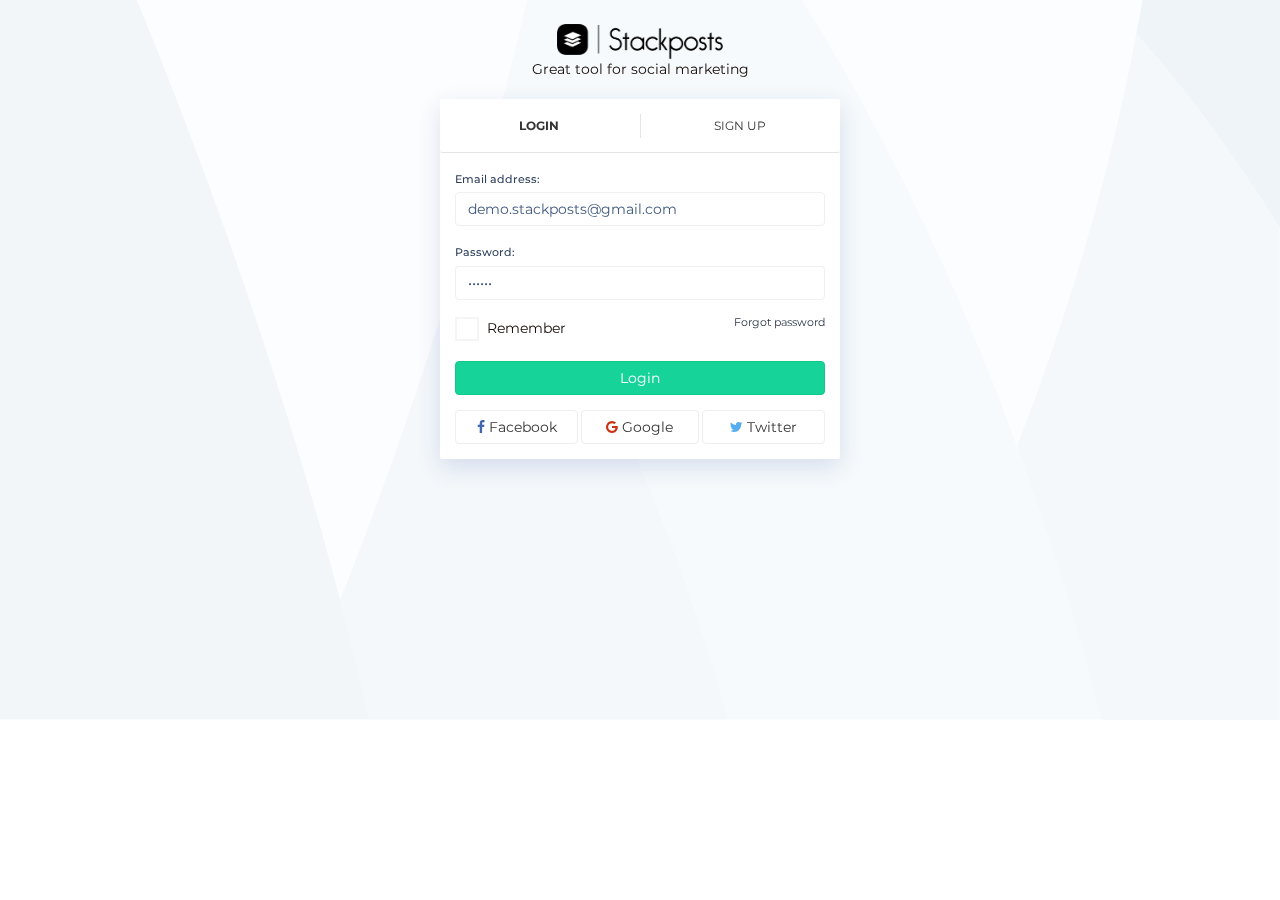
<file: oauth/loginc426.html>
<!DOCTYPE html>

<html>


<!-- Mirrored from demo.stackposts.com/oauth/login?redirect=payment/533bf4ba0cc416bf3956ccbd1b7b97f6 by HTTrack Website Copier/3.x [XR&CO'2014], Fri, 01 Jun 2018 15:01:28 GMT -->
<!-- Added by HTTrack --><meta http-equiv="content-type" content="text/html;charset=UTF-8" /><!-- /Added by HTTrack -->
<head>

    <title>Stackposts - Social Marketing Tool</title>

    <meta name="description" content="save time, do more, manage multiple social networks at one place" />

    <meta name="keywords" content="social marketing tool, social planner, automation, social schedule"/>

    <meta name="viewport" content="width=device-width, initial-scale=1.0, user-scalable=0, minimal-ui">

    <meta http-equiv="Content-Type" content="text/html; charset=UTF-8">

    <meta http-equiv="X-UA-Compatible" content="IE=edge">

    <link rel="icon" type="image/png" href="../assets/img/favicon.png" />

    <link href="https://fonts.googleapis.com/css?family=Montserrat:300,400,500,600,700,800,900" rel="stylesheet">

    <link rel="stylesheet" type="text/css" href="../assets/plugins/bootstrap/css/bootstrap.min.css">

    <link rel="stylesheet" type="text/css" href="../assets/plugins/bootstrap/css/bootstrap-extended.min.css">

    <link rel="stylesheet" type="text/css" href="../assets/plugins/font-awesome/css/font-awesome.min.css">

    <link rel="stylesheet" type="text/css" href="../assets/plugins/font-feather/feather.min.css">

    <link rel="stylesheet" type="text/css" href="../assets/plugins/font-ps/css/pe-icon-7-stroke.css">

    <link rel="stylesheet" type="text/css" href="../assets/plugins/izitoast/css/iziToast.min.css">

    <link rel="stylesheet" type="text/css" href="../assets/css/colors.min.css">

    <link rel="stylesheet" type="text/css" href="../assets/css/layout.css">

    <link rel="stylesheet" type="text/css" href="../assets/css/oauth-page.css">

    <script type="text/javascript" src="../assets/plugins/jquery/jquery.min.js"></script>

    
    <script type="text/javascript">

        var token = '88b6c510e53a243633e14fa6eda5792b',

            PATH  = '../index.html',

            BASE  = '../index.html';

    </script>

</head>

<body>

    <div class="loading-overplay"><div class="cssload-container"><div class="cssload-speeding-wheel"></div></div></div>

    <div class="bg-svg">

        <svg jsname="" xmlns="http://www.w3.org/2000/svg" viewBox="0 0 1440 810" preserveAspectRatio="xMinYMin slice" aria-hidden="true">

        <path fill="#f6fafc" d="M592.66 0c-15 64.092-30.7 125.285-46.598 183.777C634.056 325.56 748.348 550.932 819.642 809.5h419.672C1184.518 593.727 1083.124 290.064 902.637 0H592.66z"></path>

        <path fill="#f4f8fb" d="M545.962 183.777c-53.796 196.576-111.592 361.156-163.49 490.74 11.7 44.494 22.8 89.49 33.1 134.883h404.07c-71.294-258.468-185.586-483.84-273.68-625.623z"></path>

        <path fill="#fcfdfe" d="M153.89 0c74.094 180.678 161.088 417.448 228.483 674.517C449.67 506.337 527.063 279.465 592.56 0H153.89z"></path>

        <path fill="#f2f6f9" d="M153.89 0H0v809.5h415.57C345.477 500.938 240.884 211.874 153.89 0z"></path>

        <path fill="#fcfdfe" d="M1144.22 501.538c52.596-134.583 101.492-290.964 134.09-463.343 1.2-6.1 2.3-12.298 3.4-18.497 0-.2.1-.4.1-.6 1.1-6.3 2.3-12.7 3.4-19.098H902.536c105.293 169.28 183.688 343.158 241.684 501.638v-.1z"></path>

        <path fill="#eef4f8" d="M1285.31 0c-2.2 12.798-4.5 25.597-6.9 38.195C1321.507 86.39 1379.603 158.98 1440 257.168V0h-154.69z"></path>

        <path fill="#f4f8fb" d="M1278.31,38.196C1245.81,209.874 1197.22,365.556 1144.82,499.838L1144.82,503.638C1185.82,615.924 1216.41,720.211 1239.11,809.6L1439.7,810L1439.7,256.768C1379.4,158.78 1321.41,86.288 1278.31,38.195L1278.31,38.196z"></path>

        </svg>

    </div>

    

    <div class="oauth-wrap">
    <div class="oauth-header">
        <div class="logo">
            <a href="../index.html"><img src="../assets/img/logo-black.png"></a>
        </div>
        <div class="slogan"> Great tool for social marketing</div>
    </div>
    <div class="oauth-form">
        <ul class="nav nav-tabs">
            <li class="active "><a href="javascript:void(0);"> Login</a></li>
                        <li><a href="signup.html">  Sign up</a></li>
                    </ul>

        <div class="tab-content">
            <div class="tab-pane fade in active">
                <form action="https://demo.stackposts.com/oauth/ajax_login" data-redirect="https://demo.stackposts.com/payment/533bf4ba0cc416bf3956ccbd1b7b97f6" class="actionForm" method="POST">
                    <div class="form-group">
                        <label for="email"> Email address:</label>
                        <input type="email" class="form-control" name="email" id="email" value="demo.stackposts@gmail.com">
                    </div>
                    <div class="form-group">
                        <label for="password"> Password:</label>
                        <input type="password" class="form-control" name="password" id="password" value="123456">
                    </div>
                    <div class="checkbox">
                        <div class="pure-checkbox grey mr15 mb15">
                            <input type="checkbox" id="md_checkbox_schedule" name="remember" class="filled-in chk-col-red enable_instagram_schedule" value="on">
                            <label class="p0 m0" for="md_checkbox_schedule">&nbsp;</label>
                            <span class="checkbox-text-right"> Remember</span>
                        </div>

                        <label class="pull-right"><a href="forgot_password.html"> Forgot password</a></label>
                    </div>
                    <button type="submit" class="btn btn-success btn-block"> Login</button>
                </form>

                                
                <div class="oauth-social mt15 pb15">
                                        <div class="item col-md-4 col-xs-4 col-sm-4">
                        <a href="https://www.facebook.com/v2.11/dialog/oauth?client_id=420634468382699&amp;state=95fb7dde85f0102738ea3e46c1eaa183&amp;response_type=code&amp;sdk=php-sdk-5.6.1&amp;redirect_uri=https%3A%2F%2Fdemo.stackposts.com%2Foauth%2Ffacebook&amp;scope=email" class="btn btn-default btn-block"><i class="fa fa-facebook" aria-hidden="true"></i> Facebook </a>
                    </div>
                                                            <div class="item col-md-4 col-xs-4 col-sm-4">
                        <a href="https://accounts.google.com/o/oauth2/auth?response_type=code&amp;redirect_uri=https%3A%2F%2Fdemo.stackposts.com%2Foauth%2Fgoogle&amp;client_id=787892594326-6vln9eo667opebllu0542pn8g26nhkin.apps.googleusercontent.com&amp;scope=https%3A%2F%2Fwww.googleapis.com%2Fauth%2Fuserinfo.email+https%3A%2F%2Fwww.googleapis.com%2Fauth%2Fuserinfo.profile&amp;access_type=offline&amp;approval_prompt=force" class="btn btn-default btn-block"><i class="fa fa-google" aria-hidden="true"></i> Google </a>
                    </div>
                                                            <div class="item col-md-4 col-xs-4 col-sm-4">
                        <a href="https://api.twitter.com/oauth/authorize?oauth_token=w36mogAAAAAA5lAgAAABY7veJsU" class="btn btn-default btn-block"><i class="fa fa-twitter" aria-hidden="true"></i> Twitter </a>
                    </div>
                                        <div class="clearfix"></div>
                </div>
            </div>
        </div>
    </div>
</div>


    <script type="text/javascript" src="../assets/plugins/bootstrap/js/bootstrap.min.js"></script>

    <script type="text/javascript" src="../assets/plugins/izitoast/js/iziToast.min.js"></script>

    <script type="text/javascript" src="../assets/js/landing-page.js"></script>

    <script type="text/javascript" src="../assets/js/main.js"></script>
<!-- Global site tag (gtag.js) - Google Analytics -->
<script async src="https://www.googletagmanager.com/gtag/js?id=UA-117935009-1"></script>
<script>
  window.dataLayer = window.dataLayer || [];
  function gtag(){dataLayer.push(arguments);}
  gtag('js', new Date());

  gtag('config', 'UA-117935009-1');
</script>

</body>


<!-- Mirrored from demo.stackposts.com/oauth/login?redirect=payment/533bf4ba0cc416bf3956ccbd1b7b97f6 by HTTrack Website Copier/3.x [XR&CO'2014], Fri, 01 Jun 2018 15:01:29 GMT -->
</html>
</file>
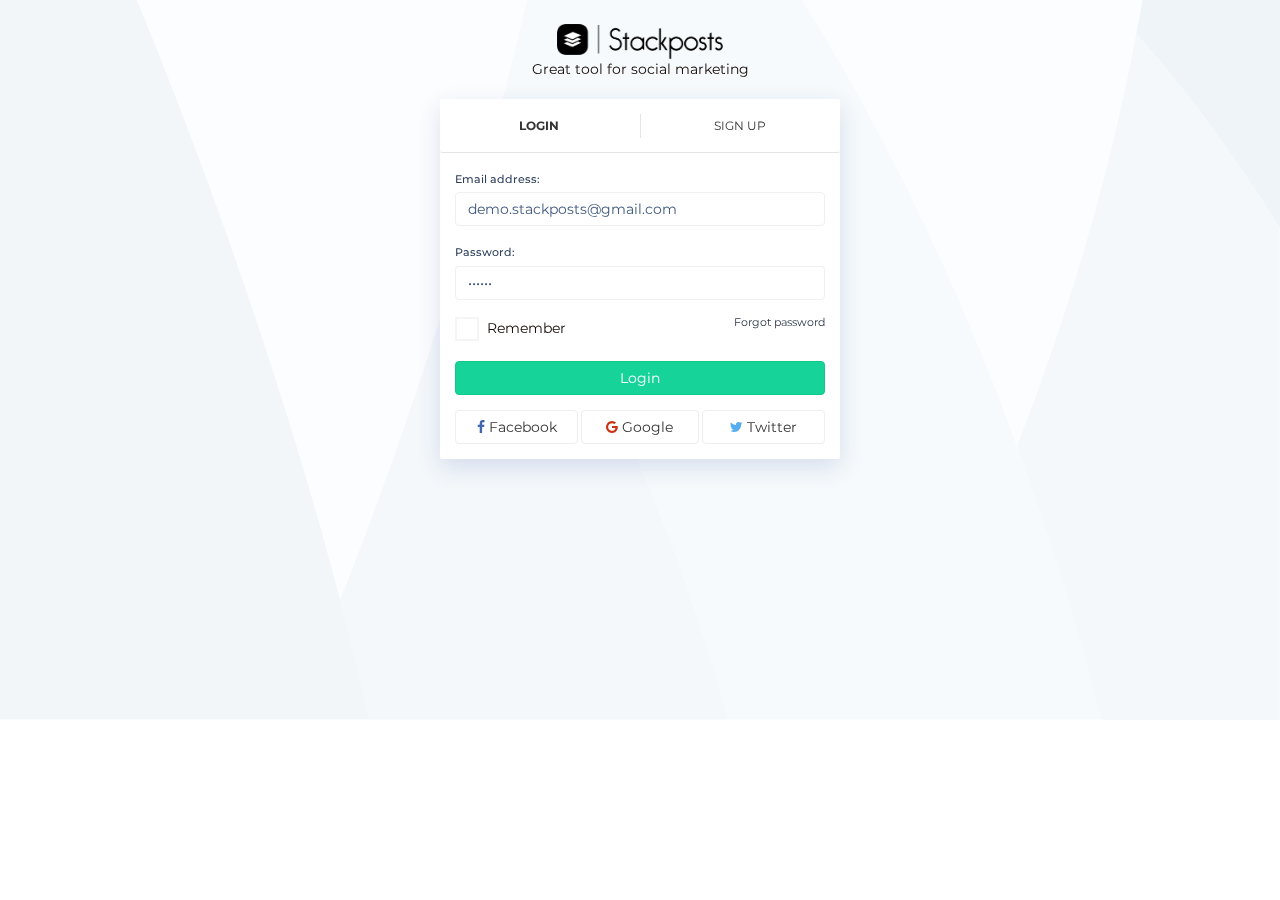
<file: oauth/loginf8df.html>
<!DOCTYPE html>

<html>


<!-- Mirrored from demo.stackposts.com/oauth/login?redirect=payment/511bf4ba0cc416bf3956ccbd1b7b97f6 by HTTrack Website Copier/3.x [XR&CO'2014], Fri, 01 Jun 2018 15:01:26 GMT -->
<!-- Added by HTTrack --><meta http-equiv="content-type" content="text/html;charset=UTF-8" /><!-- /Added by HTTrack -->
<head>

    <title>Stackposts - Social Marketing Tool</title>

    <meta name="description" content="save time, do more, manage multiple social networks at one place" />

    <meta name="keywords" content="social marketing tool, social planner, automation, social schedule"/>

    <meta name="viewport" content="width=device-width, initial-scale=1.0, user-scalable=0, minimal-ui">

    <meta http-equiv="Content-Type" content="text/html; charset=UTF-8">

    <meta http-equiv="X-UA-Compatible" content="IE=edge">

    <link rel="icon" type="image/png" href="../assets/img/favicon.png" />

    <link href="https://fonts.googleapis.com/css?family=Montserrat:300,400,500,600,700,800,900" rel="stylesheet">

    <link rel="stylesheet" type="text/css" href="../assets/plugins/bootstrap/css/bootstrap.min.css">

    <link rel="stylesheet" type="text/css" href="../assets/plugins/bootstrap/css/bootstrap-extended.min.css">

    <link rel="stylesheet" type="text/css" href="../assets/plugins/font-awesome/css/font-awesome.min.css">

    <link rel="stylesheet" type="text/css" href="../assets/plugins/font-feather/feather.min.css">

    <link rel="stylesheet" type="text/css" href="../assets/plugins/font-ps/css/pe-icon-7-stroke.css">

    <link rel="stylesheet" type="text/css" href="../assets/plugins/izitoast/css/iziToast.min.css">

    <link rel="stylesheet" type="text/css" href="../assets/css/colors.min.css">

    <link rel="stylesheet" type="text/css" href="../assets/css/layout.css">

    <link rel="stylesheet" type="text/css" href="../assets/css/oauth-page.css">

    <script type="text/javascript" src="../assets/plugins/jquery/jquery.min.js"></script>

    
    <script type="text/javascript">

        var token = '88b6c510e53a243633e14fa6eda5792b',

            PATH  = '../index.html',

            BASE  = '../index.html';

    </script>

</head>

<body>

    <div class="loading-overplay"><div class="cssload-container"><div class="cssload-speeding-wheel"></div></div></div>

    <div class="bg-svg">

        <svg jsname="" xmlns="http://www.w3.org/2000/svg" viewBox="0 0 1440 810" preserveAspectRatio="xMinYMin slice" aria-hidden="true">

        <path fill="#f6fafc" d="M592.66 0c-15 64.092-30.7 125.285-46.598 183.777C634.056 325.56 748.348 550.932 819.642 809.5h419.672C1184.518 593.727 1083.124 290.064 902.637 0H592.66z"></path>

        <path fill="#f4f8fb" d="M545.962 183.777c-53.796 196.576-111.592 361.156-163.49 490.74 11.7 44.494 22.8 89.49 33.1 134.883h404.07c-71.294-258.468-185.586-483.84-273.68-625.623z"></path>

        <path fill="#fcfdfe" d="M153.89 0c74.094 180.678 161.088 417.448 228.483 674.517C449.67 506.337 527.063 279.465 592.56 0H153.89z"></path>

        <path fill="#f2f6f9" d="M153.89 0H0v809.5h415.57C345.477 500.938 240.884 211.874 153.89 0z"></path>

        <path fill="#fcfdfe" d="M1144.22 501.538c52.596-134.583 101.492-290.964 134.09-463.343 1.2-6.1 2.3-12.298 3.4-18.497 0-.2.1-.4.1-.6 1.1-6.3 2.3-12.7 3.4-19.098H902.536c105.293 169.28 183.688 343.158 241.684 501.638v-.1z"></path>

        <path fill="#eef4f8" d="M1285.31 0c-2.2 12.798-4.5 25.597-6.9 38.195C1321.507 86.39 1379.603 158.98 1440 257.168V0h-154.69z"></path>

        <path fill="#f4f8fb" d="M1278.31,38.196C1245.81,209.874 1197.22,365.556 1144.82,499.838L1144.82,503.638C1185.82,615.924 1216.41,720.211 1239.11,809.6L1439.7,810L1439.7,256.768C1379.4,158.78 1321.41,86.288 1278.31,38.195L1278.31,38.196z"></path>

        </svg>

    </div>

    

    <div class="oauth-wrap">
    <div class="oauth-header">
        <div class="logo">
            <a href="../index.html"><img src="../assets/img/logo-black.png"></a>
        </div>
        <div class="slogan"> Great tool for social marketing</div>
    </div>
    <div class="oauth-form">
        <ul class="nav nav-tabs">
            <li class="active "><a href="javascript:void(0);"> Login</a></li>
                        <li><a href="signup.html">  Sign up</a></li>
                    </ul>

        <div class="tab-content">
            <div class="tab-pane fade in active">
                <form action="https://demo.stackposts.com/oauth/ajax_login" data-redirect="https://demo.stackposts.com/payment/511bf4ba0cc416bf3956ccbd1b7b97f6" class="actionForm" method="POST">
                    <div class="form-group">
                        <label for="email"> Email address:</label>
                        <input type="email" class="form-control" name="email" id="email" value="demo.stackposts@gmail.com">
                    </div>
                    <div class="form-group">
                        <label for="password"> Password:</label>
                        <input type="password" class="form-control" name="password" id="password" value="123456">
                    </div>
                    <div class="checkbox">
                        <div class="pure-checkbox grey mr15 mb15">
                            <input type="checkbox" id="md_checkbox_schedule" name="remember" class="filled-in chk-col-red enable_instagram_schedule" value="on">
                            <label class="p0 m0" for="md_checkbox_schedule">&nbsp;</label>
                            <span class="checkbox-text-right"> Remember</span>
                        </div>

                        <label class="pull-right"><a href="forgot_password.html"> Forgot password</a></label>
                    </div>
                    <button type="submit" class="btn btn-success btn-block"> Login</button>
                </form>

                                
                <div class="oauth-social mt15 pb15">
                                        <div class="item col-md-4 col-xs-4 col-sm-4">
                        <a href="https://www.facebook.com/v2.11/dialog/oauth?client_id=420634468382699&amp;state=95fb7dde85f0102738ea3e46c1eaa183&amp;response_type=code&amp;sdk=php-sdk-5.6.1&amp;redirect_uri=https%3A%2F%2Fdemo.stackposts.com%2Foauth%2Ffacebook&amp;scope=email" class="btn btn-default btn-block"><i class="fa fa-facebook" aria-hidden="true"></i> Facebook </a>
                    </div>
                                                            <div class="item col-md-4 col-xs-4 col-sm-4">
                        <a href="https://accounts.google.com/o/oauth2/auth?response_type=code&amp;redirect_uri=https%3A%2F%2Fdemo.stackposts.com%2Foauth%2Fgoogle&amp;client_id=787892594326-6vln9eo667opebllu0542pn8g26nhkin.apps.googleusercontent.com&amp;scope=https%3A%2F%2Fwww.googleapis.com%2Fauth%2Fuserinfo.email+https%3A%2F%2Fwww.googleapis.com%2Fauth%2Fuserinfo.profile&amp;access_type=offline&amp;approval_prompt=force" class="btn btn-default btn-block"><i class="fa fa-google" aria-hidden="true"></i> Google </a>
                    </div>
                                                            <div class="item col-md-4 col-xs-4 col-sm-4">
                        <a href="https://api.twitter.com/oauth/authorize?oauth_token=w36mogAAAAAA5lAgAAABY7veJsU" class="btn btn-default btn-block"><i class="fa fa-twitter" aria-hidden="true"></i> Twitter </a>
                    </div>
                                        <div class="clearfix"></div>
                </div>
            </div>
        </div>
    </div>
</div>


    <script type="text/javascript" src="../assets/plugins/bootstrap/js/bootstrap.min.js"></script>

    <script type="text/javascript" src="../assets/plugins/izitoast/js/iziToast.min.js"></script>

    <script type="text/javascript" src="../assets/js/landing-page.js"></script>

    <script type="text/javascript" src="../assets/js/main.js"></script>
<!-- Global site tag (gtag.js) - Google Analytics -->
<script async src="https://www.googletagmanager.com/gtag/js?id=UA-117935009-1"></script>
<script>
  window.dataLayer = window.dataLayer || [];
  function gtag(){dataLayer.push(arguments);}
  gtag('js', new Date());

  gtag('config', 'UA-117935009-1');
</script>

</body>


<!-- Mirrored from demo.stackposts.com/oauth/login?redirect=payment/511bf4ba0cc416bf3956ccbd1b7b97f6 by HTTrack Website Copier/3.x [XR&CO'2014], Fri, 01 Jun 2018 15:01:27 GMT -->
</html>
</file>
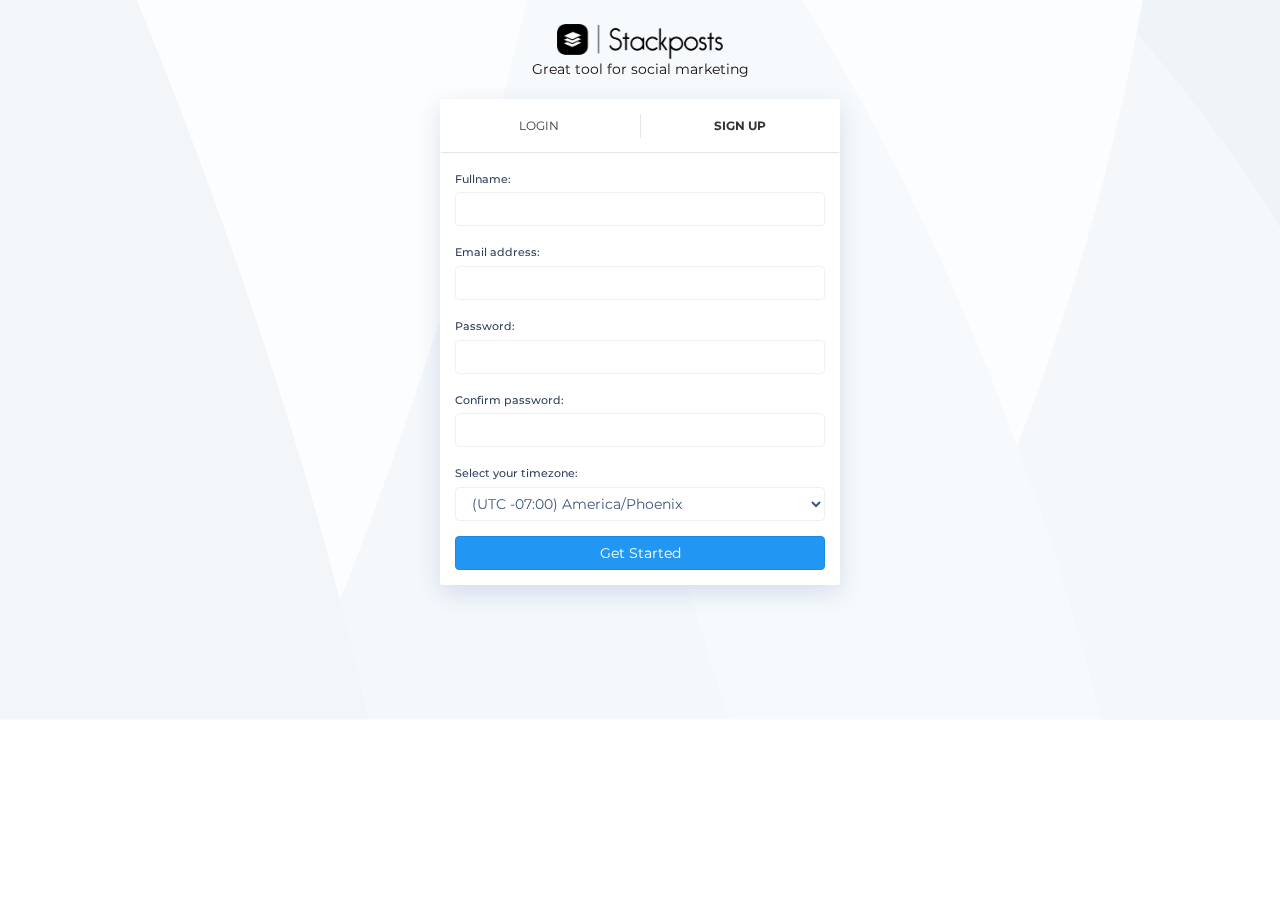
<file: oauth/signup.html>
<!DOCTYPE html>

<html>


<!-- Mirrored from demo.stackposts.com/oauth/signup by HTTrack Website Copier/3.x [XR&CO'2014], Fri, 01 Jun 2018 15:01:26 GMT -->
<!-- Added by HTTrack --><meta http-equiv="content-type" content="text/html;charset=UTF-8" /><!-- /Added by HTTrack -->
<head>

    <title>Stackposts - Social Marketing Tool</title>

    <meta name="description" content="save time, do more, manage multiple social networks at one place" />

    <meta name="keywords" content="social marketing tool, social planner, automation, social schedule"/>

    <meta name="viewport" content="width=device-width, initial-scale=1.0, user-scalable=0, minimal-ui">

    <meta http-equiv="Content-Type" content="text/html; charset=UTF-8">

    <meta http-equiv="X-UA-Compatible" content="IE=edge">

    <link rel="icon" type="image/png" href="../assets/img/favicon.png" />

    <link href="https://fonts.googleapis.com/css?family=Montserrat:300,400,500,600,700,800,900" rel="stylesheet">

    <link rel="stylesheet" type="text/css" href="../assets/plugins/bootstrap/css/bootstrap.min.css">

    <link rel="stylesheet" type="text/css" href="../assets/plugins/bootstrap/css/bootstrap-extended.min.css">

    <link rel="stylesheet" type="text/css" href="../assets/plugins/font-awesome/css/font-awesome.min.css">

    <link rel="stylesheet" type="text/css" href="../assets/plugins/font-feather/feather.min.css">

    <link rel="stylesheet" type="text/css" href="../assets/plugins/font-ps/css/pe-icon-7-stroke.css">

    <link rel="stylesheet" type="text/css" href="../assets/plugins/izitoast/css/iziToast.min.css">

    <link rel="stylesheet" type="text/css" href="../assets/css/colors.min.css">

    <link rel="stylesheet" type="text/css" href="../assets/css/layout.css">

    <link rel="stylesheet" type="text/css" href="../assets/css/oauth-page.css">

    <script type="text/javascript" src="../assets/plugins/jquery/jquery.min.js"></script>

    
    <script type="text/javascript">

        var token = '88b6c510e53a243633e14fa6eda5792b',

            PATH  = '../index.html',

            BASE  = '../index.html';

    </script>

</head>

<body>

    <div class="loading-overplay"><div class="cssload-container"><div class="cssload-speeding-wheel"></div></div></div>

    <div class="bg-svg">

        <svg jsname="" xmlns="http://www.w3.org/2000/svg" viewBox="0 0 1440 810" preserveAspectRatio="xMinYMin slice" aria-hidden="true">

        <path fill="#f6fafc" d="M592.66 0c-15 64.092-30.7 125.285-46.598 183.777C634.056 325.56 748.348 550.932 819.642 809.5h419.672C1184.518 593.727 1083.124 290.064 902.637 0H592.66z"></path>

        <path fill="#f4f8fb" d="M545.962 183.777c-53.796 196.576-111.592 361.156-163.49 490.74 11.7 44.494 22.8 89.49 33.1 134.883h404.07c-71.294-258.468-185.586-483.84-273.68-625.623z"></path>

        <path fill="#fcfdfe" d="M153.89 0c74.094 180.678 161.088 417.448 228.483 674.517C449.67 506.337 527.063 279.465 592.56 0H153.89z"></path>

        <path fill="#f2f6f9" d="M153.89 0H0v809.5h415.57C345.477 500.938 240.884 211.874 153.89 0z"></path>

        <path fill="#fcfdfe" d="M1144.22 501.538c52.596-134.583 101.492-290.964 134.09-463.343 1.2-6.1 2.3-12.298 3.4-18.497 0-.2.1-.4.1-.6 1.1-6.3 2.3-12.7 3.4-19.098H902.536c105.293 169.28 183.688 343.158 241.684 501.638v-.1z"></path>

        <path fill="#eef4f8" d="M1285.31 0c-2.2 12.798-4.5 25.597-6.9 38.195C1321.507 86.39 1379.603 158.98 1440 257.168V0h-154.69z"></path>

        <path fill="#f4f8fb" d="M1278.31,38.196C1245.81,209.874 1197.22,365.556 1144.82,499.838L1144.82,503.638C1185.82,615.924 1216.41,720.211 1239.11,809.6L1439.7,810L1439.7,256.768C1379.4,158.78 1321.41,86.288 1278.31,38.195L1278.31,38.196z"></path>

        </svg>

    </div>

    

    <div class="oauth-wrap">
    <div class="oauth-header">
        <div class="logo">
            <a href="../index.html"><img src="../assets/img/logo-black.png"></a>
        </div>
        <div class="slogan"> Great tool for social marketing</div>
    </div>
    <div class="oauth-form">
        <ul class="nav nav-tabs">
            <li><a href="login.html">  Login</a></li>
            <li  class="active"><a href="javascript:void(0);">  Sign up</a></li>
        </ul>

        <div class="tab-content pb15">
            <form action="https://demo.stackposts.com/oauth/ajax_register" data-redirect1="https://demo.stackposts.com/oauth/login" class="actionForm" method="POST">
            <div class="tab-pane fade in active">
                <div class="form-group">
                    <label for="fullname"> Fullname:</label>
                    <input type="text" class="form-control" id="fullname" name="fullname">
                </div>
                <div class="form-group">
                    <label for="email"> Email address:</label>
                    <input type="email" class="form-control" id="email" name="email">
                </div>
                <div class="form-group">
                    <label for="pwd"> Password:</label>
                    <input type="password" class="form-control" id="password" name="password">
                </div>
                <div class="form-group">
                    <label for="rpwd"> Confirm password:</label>
                    <input type="password" class="form-control" id="confirm_password" name="confirm_password">
                </div>
                <div class="form-group">
                    <label for="pwd"> Select your timezone:</label>
                    <select name="timezone" class="form-control">
                                                <option value="Pacific/Pago_Pago"  >(UTC -11:00) Pacific/Pago_Pago</option>
                                                <option value="Pacific/Niue"  >(UTC -11:00) Pacific/Niue</option>
                                                <option value="Pacific/Midway"  >(UTC -11:00) Pacific/Midway</option>
                                                <option value="Pacific/Rarotonga"  >(UTC -10:00) Pacific/Rarotonga</option>
                                                <option value="Pacific/Tahiti"  >(UTC -10:00) Pacific/Tahiti</option>
                                                <option value="Pacific/Honolulu"  >(UTC -10:00) Pacific/Honolulu</option>
                                                <option value="Pacific/Gambier"  >(UTC -09:00) Pacific/Gambier</option>
                                                <option value="Pacific/Marquesas"  >(UTC -09:30) Pacific/Marquesas</option>
                                                <option value="America/Adak"  >(UTC -09:00) America/Adak</option>
                                                <option value="America/Nome"  >(UTC -08:00) America/Nome</option>
                                                <option value="America/Metlakatla"  >(UTC -08:00) America/Metlakatla</option>
                                                <option value="America/Sitka"  >(UTC -08:00) America/Sitka</option>
                                                <option value="America/Juneau"  >(UTC -08:00) America/Juneau</option>
                                                <option value="America/Anchorage"  >(UTC -08:00) America/Anchorage</option>
                                                <option value="America/Yakutat"  >(UTC -08:00) America/Yakutat</option>
                                                <option value="Pacific/Pitcairn"  >(UTC -08:00) Pacific/Pitcairn</option>
                                                <option value="America/Hermosillo"  >(UTC -07:00) America/Hermosillo</option>
                                                <option value="America/Dawson_Creek"  >(UTC -07:00) America/Dawson_Creek</option>
                                                <option value="America/Creston"  >(UTC -07:00) America/Creston</option>
                                                <option value="America/Phoenix" selected >(UTC -07:00) America/Phoenix</option>
                                                <option value="America/Dawson"  >(UTC -07:00) America/Dawson</option>
                                                <option value="America/Los_Angeles"  >(UTC -07:00) America/Los_Angeles</option>
                                                <option value="America/Fort_Nelson"  >(UTC -07:00) America/Fort_Nelson</option>
                                                <option value="America/Tijuana"  >(UTC -07:00) America/Tijuana</option>
                                                <option value="America/Vancouver"  >(UTC -07:00) America/Vancouver</option>
                                                <option value="America/Whitehorse"  >(UTC -07:00) America/Whitehorse</option>
                                                <option value="America/Costa_Rica"  >(UTC -06:00) America/Costa_Rica</option>
                                                <option value="America/Inuvik"  >(UTC -06:00) America/Inuvik</option>
                                                <option value="America/Ojinaga"  >(UTC -06:00) America/Ojinaga</option>
                                                <option value="America/Boise"  >(UTC -06:00) America/Boise</option>
                                                <option value="Pacific/Galapagos"  >(UTC -06:00) Pacific/Galapagos</option>
                                                <option value="America/Cambridge_Bay"  >(UTC -06:00) America/Cambridge_Bay</option>
                                                <option value="America/Managua"  >(UTC -06:00) America/Managua</option>
                                                <option value="America/Chihuahua"  >(UTC -06:00) America/Chihuahua</option>
                                                <option value="America/Mazatlan"  >(UTC -06:00) America/Mazatlan</option>
                                                <option value="America/Belize"  >(UTC -06:00) America/Belize</option>
                                                <option value="Pacific/Easter"  >(UTC -06:00) Pacific/Easter</option>
                                                <option value="America/Yellowknife"  >(UTC -06:00) America/Yellowknife</option>
                                                <option value="America/Regina"  >(UTC -06:00) America/Regina</option>
                                                <option value="America/Swift_Current"  >(UTC -06:00) America/Swift_Current</option>
                                                <option value="America/Edmonton"  >(UTC -06:00) America/Edmonton</option>
                                                <option value="America/Tegucigalpa"  >(UTC -06:00) America/Tegucigalpa</option>
                                                <option value="America/Guatemala"  >(UTC -06:00) America/Guatemala</option>
                                                <option value="America/Denver"  >(UTC -06:00) America/Denver</option>
                                                <option value="America/El_Salvador"  >(UTC -06:00) America/El_Salvador</option>
                                                <option value="America/Chicago"  >(UTC -05:00) America/Chicago</option>
                                                <option value="America/Matamoros"  >(UTC -05:00) America/Matamoros</option>
                                                <option value="America/Cayman"  >(UTC -05:00) America/Cayman</option>
                                                <option value="America/Winnipeg"  >(UTC -05:00) America/Winnipeg</option>
                                                <option value="America/Indiana/Tell_City"  >(UTC -05:00) America/Indiana/Tell_City</option>
                                                <option value="America/Jamaica"  >(UTC -05:00) America/Jamaica</option>
                                                <option value="America/Guayaquil"  >(UTC -05:00) America/Guayaquil</option>
                                                <option value="America/Bahia_Banderas"  >(UTC -05:00) America/Bahia_Banderas</option>
                                                <option value="America/Atikokan"  >(UTC -05:00) America/Atikokan</option>
                                                <option value="America/Menominee"  >(UTC -05:00) America/Menominee</option>
                                                <option value="America/Cancun"  >(UTC -05:00) America/Cancun</option>
                                                <option value="America/Lima"  >(UTC -05:00) America/Lima</option>
                                                <option value="America/Eirunepe"  >(UTC -05:00) America/Eirunepe</option>
                                                <option value="America/Merida"  >(UTC -05:00) America/Merida</option>
                                                <option value="America/Indiana/Knox"  >(UTC -05:00) America/Indiana/Knox</option>
                                                <option value="America/Bogota"  >(UTC -05:00) America/Bogota</option>
                                                <option value="America/Rankin_Inlet"  >(UTC -05:00) America/Rankin_Inlet</option>
                                                <option value="America/North_Dakota/Center"  >(UTC -05:00) America/North_Dakota/Center</option>
                                                <option value="America/North_Dakota/Beulah"  >(UTC -05:00) America/North_Dakota/Beulah</option>
                                                <option value="America/Panama"  >(UTC -05:00) America/Panama</option>
                                                <option value="America/Rainy_River"  >(UTC -05:00) America/Rainy_River</option>
                                                <option value="America/Rio_Branco"  >(UTC -05:00) America/Rio_Branco</option>
                                                <option value="America/Mexico_City"  >(UTC -05:00) America/Mexico_City</option>
                                                <option value="America/Resolute"  >(UTC -05:00) America/Resolute</option>
                                                <option value="America/Monterrey"  >(UTC -05:00) America/Monterrey</option>
                                                <option value="America/North_Dakota/New_Salem"  >(UTC -05:00) America/North_Dakota/New_Salem</option>
                                                <option value="America/Indiana/Indianapolis"  >(UTC -04:00) America/Indiana/Indianapolis</option>
                                                <option value="America/Guadeloupe"  >(UTC -04:00) America/Guadeloupe</option>
                                                <option value="America/Indiana/Vevay"  >(UTC -04:00) America/Indiana/Vevay</option>
                                                <option value="America/Havana"  >(UTC -04:00) America/Havana</option>
                                                <option value="America/Indiana/Petersburg"  >(UTC -04:00) America/Indiana/Petersburg</option>
                                                <option value="America/Guyana"  >(UTC -04:00) America/Guyana</option>
                                                <option value="America/Indiana/Marengo"  >(UTC -04:00) America/Indiana/Marengo</option>
                                                <option value="America/Indiana/Vincennes"  >(UTC -04:00) America/Indiana/Vincennes</option>
                                                <option value="America/Martinique"  >(UTC -04:00) America/Martinique</option>
                                                <option value="America/Santo_Domingo"  >(UTC -04:00) America/Santo_Domingo</option>
                                                <option value="America/St_Barthelemy"  >(UTC -04:00) America/St_Barthelemy</option>
                                                <option value="America/Santiago"  >(UTC -04:00) America/Santiago</option>
                                                <option value="America/Puerto_Rico"  >(UTC -04:00) America/Puerto_Rico</option>
                                                <option value="America/Port-au-Prince"  >(UTC -04:00) America/Port-au-Prince</option>
                                                <option value="America/Porto_Velho"  >(UTC -04:00) America/Porto_Velho</option>
                                                <option value="America/St_Kitts"  >(UTC -04:00) America/St_Kitts</option>
                                                <option value="America/St_Lucia"  >(UTC -04:00) America/St_Lucia</option>
                                                <option value="America/Toronto"  >(UTC -04:00) America/Toronto</option>
                                                <option value="America/Tortola"  >(UTC -04:00) America/Tortola</option>
                                                <option value="America/Thunder_Bay"  >(UTC -04:00) America/Thunder_Bay</option>
                                                <option value="America/St_Vincent"  >(UTC -04:00) America/St_Vincent</option>
                                                <option value="America/St_Thomas"  >(UTC -04:00) America/St_Thomas</option>
                                                <option value="America/Pangnirtung"  >(UTC -04:00) America/Pangnirtung</option>
                                                <option value="America/Nipigon"  >(UTC -04:00) America/Nipigon</option>
                                                <option value="America/Kralendijk"  >(UTC -04:00) America/Kralendijk</option>
                                                <option value="America/La_Paz"  >(UTC -04:00) America/La_Paz</option>
                                                <option value="America/Kentucky/Monticello"  >(UTC -04:00) America/Kentucky/Monticello</option>
                                                <option value="America/Kentucky/Louisville"  >(UTC -04:00) America/Kentucky/Louisville</option>
                                                <option value="America/Iqaluit"  >(UTC -04:00) America/Iqaluit</option>
                                                <option value="America/Lower_Princes"  >(UTC -04:00) America/Lower_Princes</option>
                                                <option value="America/Manaus"  >(UTC -04:00) America/Manaus</option>
                                                <option value="America/Nassau"  >(UTC -04:00) America/Nassau</option>
                                                <option value="America/New_York"  >(UTC -04:00) America/New_York</option>
                                                <option value="America/Montserrat"  >(UTC -04:00) America/Montserrat</option>
                                                <option value="America/Grenada"  >(UTC -04:00) America/Grenada</option>
                                                <option value="America/Marigot"  >(UTC -04:00) America/Marigot</option>
                                                <option value="America/Indiana/Winamac"  >(UTC -04:00) America/Indiana/Winamac</option>
                                                <option value="America/Port_of_Spain"  >(UTC -04:00) America/Port_of_Spain</option>
                                                <option value="America/Grand_Turk"  >(UTC -04:00) America/Grand_Turk</option>
                                                <option value="America/Blanc-Sablon"  >(UTC -04:00) America/Blanc-Sablon</option>
                                                <option value="America/Campo_Grande"  >(UTC -04:00) America/Campo_Grande</option>
                                                <option value="America/Caracas"  >(UTC -04:00) America/Caracas</option>
                                                <option value="America/Barbados"  >(UTC -04:00) America/Barbados</option>
                                                <option value="America/Asuncion"  >(UTC -04:00) America/Asuncion</option>
                                                <option value="America/Antigua"  >(UTC -04:00) America/Antigua</option>
                                                <option value="America/Anguilla"  >(UTC -04:00) America/Anguilla</option>
                                                <option value="America/Aruba"  >(UTC -04:00) America/Aruba</option>
                                                <option value="America/Cuiaba"  >(UTC -04:00) America/Cuiaba</option>
                                                <option value="America/Boa_Vista"  >(UTC -04:00) America/Boa_Vista</option>
                                                <option value="America/Detroit"  >(UTC -04:00) America/Detroit</option>
                                                <option value="America/Dominica"  >(UTC -04:00) America/Dominica</option>
                                                <option value="America/Curacao"  >(UTC -04:00) America/Curacao</option>
                                                <option value="America/Santarem"  >(UTC -03:00) America/Santarem</option>
                                                <option value="America/Thule"  >(UTC -03:00) America/Thule</option>
                                                <option value="America/Araguaina"  >(UTC -03:00) America/Araguaina</option>
                                                <option value="America/Moncton"  >(UTC -03:00) America/Moncton</option>
                                                <option value="America/Sao_Paulo"  >(UTC -03:00) America/Sao_Paulo</option>
                                                <option value="America/Argentina/Catamarca"  >(UTC -03:00) America/Argentina/Catamarca</option>
                                                <option value="Atlantic/Bermuda"  >(UTC -03:00) Atlantic/Bermuda</option>
                                                <option value="America/Argentina/Cordoba"  >(UTC -03:00) America/Argentina/Cordoba</option>
                                                <option value="America/Recife"  >(UTC -03:00) America/Recife</option>
                                                <option value="America/Argentina/Jujuy"  >(UTC -03:00) America/Argentina/Jujuy</option>
                                                <option value="America/Paramaribo"  >(UTC -03:00) America/Paramaribo</option>
                                                <option value="Antarctica/Palmer"  >(UTC -03:00) Antarctica/Palmer</option>
                                                <option value="Atlantic/Stanley"  >(UTC -03:00) Atlantic/Stanley</option>
                                                <option value="Antarctica/Rothera"  >(UTC -03:00) Antarctica/Rothera</option>
                                                <option value="America/Punta_Arenas"  >(UTC -03:00) America/Punta_Arenas</option>
                                                <option value="America/Montevideo"  >(UTC -03:00) America/Montevideo</option>
                                                <option value="America/Argentina/Buenos_Aires"  >(UTC -03:00) America/Argentina/Buenos_Aires</option>
                                                <option value="America/Goose_Bay"  >(UTC -03:00) America/Goose_Bay</option>
                                                <option value="America/Fortaleza"  >(UTC -03:00) America/Fortaleza</option>
                                                <option value="America/Argentina/Ushuaia"  >(UTC -03:00) America/Argentina/Ushuaia</option>
                                                <option value="America/Cayenne"  >(UTC -03:00) America/Cayenne</option>
                                                <option value="America/Glace_Bay"  >(UTC -03:00) America/Glace_Bay</option>
                                                <option value="America/Belem"  >(UTC -03:00) America/Belem</option>
                                                <option value="America/Bahia"  >(UTC -03:00) America/Bahia</option>
                                                <option value="America/Argentina/La_Rioja"  >(UTC -03:00) America/Argentina/La_Rioja</option>
                                                <option value="America/Argentina/Tucuman"  >(UTC -03:00) America/Argentina/Tucuman</option>
                                                <option value="America/Argentina/Rio_Gallegos"  >(UTC -03:00) America/Argentina/Rio_Gallegos</option>
                                                <option value="America/Argentina/Mendoza"  >(UTC -03:00) America/Argentina/Mendoza</option>
                                                <option value="America/Maceio"  >(UTC -03:00) America/Maceio</option>
                                                <option value="America/Argentina/Salta"  >(UTC -03:00) America/Argentina/Salta</option>
                                                <option value="America/Halifax"  >(UTC -03:00) America/Halifax</option>
                                                <option value="America/Argentina/San_Juan"  >(UTC -03:00) America/Argentina/San_Juan</option>
                                                <option value="America/Argentina/San_Luis"  >(UTC -03:00) America/Argentina/San_Luis</option>
                                                <option value="America/Godthab"  >(UTC -02:00) America/Godthab</option>
                                                <option value="Atlantic/South_Georgia"  >(UTC -02:00) Atlantic/South_Georgia</option>
                                                <option value="America/St_Johns"  >(UTC -02:30) America/St_Johns</option>
                                                <option value="America/Miquelon"  >(UTC -02:00) America/Miquelon</option>
                                                <option value="America/Noronha"  >(UTC -02:00) America/Noronha</option>
                                                <option value="Atlantic/Cape_Verde"  >(UTC -01:00) Atlantic/Cape_Verde</option>
                                                <option value="Africa/Dakar"  >(UTC +00:00) Africa/Dakar</option>
                                                <option value="Africa/Conakry"  >(UTC +00:00) Africa/Conakry</option>
                                                <option value="America/Scoresbysund"  >(UTC +00:00) America/Scoresbysund</option>
                                                <option value="Africa/El_Aaiun"  >(UTC +00:00) Africa/El_Aaiun</option>
                                                <option value="Africa/Bamako"  >(UTC +00:00) Africa/Bamako</option>
                                                <option value="Africa/Accra"  >(UTC +00:00) Africa/Accra</option>
                                                <option value="Atlantic/St_Helena"  >(UTC +00:00) Atlantic/St_Helena</option>
                                                <option value="Atlantic/Reykjavik"  >(UTC +00:00) Atlantic/Reykjavik</option>
                                                <option value="Africa/Abidjan"  >(UTC +00:00) Africa/Abidjan</option>
                                                <option value="Africa/Banjul"  >(UTC +00:00) Africa/Banjul</option>
                                                <option value="UTC"  >(UTC +00:00) UTC</option>
                                                <option value="Africa/Bissau"  >(UTC +00:00) Africa/Bissau</option>
                                                <option value="Atlantic/Azores"  >(UTC +00:00) Atlantic/Azores</option>
                                                <option value="Africa/Casablanca"  >(UTC +00:00) Africa/Casablanca</option>
                                                <option value="Africa/Freetown"  >(UTC +00:00) Africa/Freetown</option>
                                                <option value="Africa/Ouagadougou"  >(UTC +00:00) Africa/Ouagadougou</option>
                                                <option value="Africa/Lome"  >(UTC +00:00) Africa/Lome</option>
                                                <option value="Africa/Monrovia"  >(UTC +00:00) Africa/Monrovia</option>
                                                <option value="America/Danmarkshavn"  >(UTC +00:00) America/Danmarkshavn</option>
                                                <option value="Africa/Nouakchott"  >(UTC +00:00) Africa/Nouakchott</option>
                                                <option value="Europe/Jersey"  >(UTC +01:00) Europe/Jersey</option>
                                                <option value="Africa/Kinshasa"  >(UTC +01:00) Africa/Kinshasa</option>
                                                <option value="Europe/Isle_of_Man"  >(UTC +01:00) Europe/Isle_of_Man</option>
                                                <option value="Africa/Bangui"  >(UTC +01:00) Africa/Bangui</option>
                                                <option value="Africa/Brazzaville"  >(UTC +01:00) Africa/Brazzaville</option>
                                                <option value="Europe/Guernsey"  >(UTC +01:00) Europe/Guernsey</option>
                                                <option value="Africa/Algiers"  >(UTC +01:00) Africa/Algiers</option>
                                                <option value="Africa/Ndjamena"  >(UTC +01:00) Africa/Ndjamena</option>
                                                <option value="Europe/London"  >(UTC +01:00) Europe/London</option>
                                                <option value="Atlantic/Faroe"  >(UTC +01:00) Atlantic/Faroe</option>
                                                <option value="Africa/Tunis"  >(UTC +01:00) Africa/Tunis</option>
                                                <option value="Atlantic/Canary"  >(UTC +01:00) Atlantic/Canary</option>
                                                <option value="Atlantic/Madeira"  >(UTC +01:00) Atlantic/Madeira</option>
                                                <option value="Africa/Sao_Tome"  >(UTC +01:00) Africa/Sao_Tome</option>
                                                <option value="Europe/Dublin"  >(UTC +01:00) Europe/Dublin</option>
                                                <option value="Africa/Porto-Novo"  >(UTC +01:00) Africa/Porto-Novo</option>
                                                <option value="Europe/Lisbon"  >(UTC +01:00) Europe/Lisbon</option>
                                                <option value="Africa/Niamey"  >(UTC +01:00) Africa/Niamey</option>
                                                <option value="Africa/Luanda"  >(UTC +01:00) Africa/Luanda</option>
                                                <option value="Africa/Libreville"  >(UTC +01:00) Africa/Libreville</option>
                                                <option value="Africa/Douala"  >(UTC +01:00) Africa/Douala</option>
                                                <option value="Africa/Lagos"  >(UTC +01:00) Africa/Lagos</option>
                                                <option value="Africa/Malabo"  >(UTC +01:00) Africa/Malabo</option>
                                                <option value="Africa/Kigali"  >(UTC +02:00) Africa/Kigali</option>
                                                <option value="Europe/Monaco"  >(UTC +02:00) Europe/Monaco</option>
                                                <option value="Africa/Windhoek"  >(UTC +02:00) Africa/Windhoek</option>
                                                <option value="Europe/Copenhagen"  >(UTC +02:00) Europe/Copenhagen</option>
                                                <option value="Europe/Malta"  >(UTC +02:00) Europe/Malta</option>
                                                <option value="Africa/Bujumbura"  >(UTC +02:00) Africa/Bujumbura</option>
                                                <option value="Africa/Harare"  >(UTC +02:00) Africa/Harare</option>
                                                <option value="Africa/Johannesburg"  >(UTC +02:00) Africa/Johannesburg</option>
                                                <option value="Europe/Zurich"  >(UTC +02:00) Europe/Zurich</option>
                                                <option value="Africa/Tripoli"  >(UTC +02:00) Africa/Tripoli</option>
                                                <option value="Africa/Khartoum"  >(UTC +02:00) Africa/Khartoum</option>
                                                <option value="Europe/Paris"  >(UTC +02:00) Europe/Paris</option>
                                                <option value="Europe/Vaduz"  >(UTC +02:00) Europe/Vaduz</option>
                                                <option value="Europe/San_Marino"  >(UTC +02:00) Europe/San_Marino</option>
                                                <option value="Europe/Sarajevo"  >(UTC +02:00) Europe/Sarajevo</option>
                                                <option value="Europe/Skopje"  >(UTC +02:00) Europe/Skopje</option>
                                                <option value="Europe/Stockholm"  >(UTC +02:00) Europe/Stockholm</option>
                                                <option value="Europe/Tirane"  >(UTC +02:00) Europe/Tirane</option>
                                                <option value="Europe/Rome"  >(UTC +02:00) Europe/Rome</option>
                                                <option value="Europe/Vatican"  >(UTC +02:00) Europe/Vatican</option>
                                                <option value="Europe/Zagreb"  >(UTC +02:00) Europe/Zagreb</option>
                                                <option value="Europe/Luxembourg"  >(UTC +02:00) Europe/Luxembourg</option>
                                                <option value="Europe/Warsaw"  >(UTC +02:00) Europe/Warsaw</option>
                                                <option value="Europe/Podgorica"  >(UTC +02:00) Europe/Podgorica</option>
                                                <option value="Europe/Vienna"  >(UTC +02:00) Europe/Vienna</option>
                                                <option value="Europe/Prague"  >(UTC +02:00) Europe/Prague</option>
                                                <option value="Europe/Oslo"  >(UTC +02:00) Europe/Oslo</option>
                                                <option value="Europe/Madrid"  >(UTC +02:00) Europe/Madrid</option>
                                                <option value="Africa/Gaborone"  >(UTC +02:00) Africa/Gaborone</option>
                                                <option value="Europe/Belgrade"  >(UTC +02:00) Europe/Belgrade</option>
                                                <option value="Europe/Andorra"  >(UTC +02:00) Europe/Andorra</option>
                                                <option value="Europe/Gibraltar"  >(UTC +02:00) Europe/Gibraltar</option>
                                                <option value="Europe/Amsterdam"  >(UTC +02:00) Europe/Amsterdam</option>
                                                <option value="Europe/Berlin"  >(UTC +02:00) Europe/Berlin</option>
                                                <option value="Africa/Ceuta"  >(UTC +02:00) Africa/Ceuta</option>
                                                <option value="Africa/Maputo"  >(UTC +02:00) Africa/Maputo</option>
                                                <option value="Europe/Brussels"  >(UTC +02:00) Europe/Brussels</option>
                                                <option value="Arctic/Longyearbyen"  >(UTC +02:00) Arctic/Longyearbyen</option>
                                                <option value="Europe/Bratislava"  >(UTC +02:00) Europe/Bratislava</option>
                                                <option value="Africa/Mbabane"  >(UTC +02:00) Africa/Mbabane</option>
                                                <option value="Africa/Maseru"  >(UTC +02:00) Africa/Maseru</option>
                                                <option value="Africa/Lubumbashi"  >(UTC +02:00) Africa/Lubumbashi</option>
                                                <option value="Africa/Blantyre"  >(UTC +02:00) Africa/Blantyre</option>
                                                <option value="Africa/Cairo"  >(UTC +02:00) Africa/Cairo</option>
                                                <option value="Europe/Ljubljana"  >(UTC +02:00) Europe/Ljubljana</option>
                                                <option value="Antarctica/Troll"  >(UTC +02:00) Antarctica/Troll</option>
                                                <option value="Europe/Kaliningrad"  >(UTC +02:00) Europe/Kaliningrad</option>
                                                <option value="Europe/Busingen"  >(UTC +02:00) Europe/Busingen</option>
                                                <option value="Africa/Lusaka"  >(UTC +02:00) Africa/Lusaka</option>
                                                <option value="Europe/Budapest"  >(UTC +02:00) Europe/Budapest</option>
                                                <option value="Europe/Simferopol"  >(UTC +03:00) Europe/Simferopol</option>
                                                <option value="Europe/Bucharest"  >(UTC +03:00) Europe/Bucharest</option>
                                                <option value="Asia/Riyadh"  >(UTC +03:00) Asia/Riyadh</option>
                                                <option value="Europe/Athens"  >(UTC +03:00) Europe/Athens</option>
                                                <option value="Europe/Chisinau"  >(UTC +03:00) Europe/Chisinau</option>
                                                <option value="Europe/Kirov"  >(UTC +03:00) Europe/Kirov</option>
                                                <option value="Europe/Sofia"  >(UTC +03:00) Europe/Sofia</option>
                                                <option value="Europe/Kiev"  >(UTC +03:00) Europe/Kiev</option>
                                                <option value="Europe/Istanbul"  >(UTC +03:00) Europe/Istanbul</option>
                                                <option value="Europe/Moscow"  >(UTC +03:00) Europe/Moscow</option>
                                                <option value="Europe/Minsk"  >(UTC +03:00) Europe/Minsk</option>
                                                <option value="Europe/Mariehamn"  >(UTC +03:00) Europe/Mariehamn</option>
                                                <option value="Europe/Riga"  >(UTC +03:00) Europe/Riga</option>
                                                <option value="Asia/Baghdad"  >(UTC +03:00) Asia/Baghdad</option>
                                                <option value="Asia/Damascus"  >(UTC +03:00) Asia/Damascus</option>
                                                <option value="Africa/Dar_es_Salaam"  >(UTC +03:00) Africa/Dar_es_Salaam</option>
                                                <option value="Indian/Mayotte"  >(UTC +03:00) Indian/Mayotte</option>
                                                <option value="Indian/Antananarivo"  >(UTC +03:00) Indian/Antananarivo</option>
                                                <option value="Africa/Djibouti"  >(UTC +03:00) Africa/Djibouti</option>
                                                <option value="Africa/Kampala"  >(UTC +03:00) Africa/Kampala</option>
                                                <option value="Africa/Juba"  >(UTC +03:00) Africa/Juba</option>
                                                <option value="Asia/Jerusalem"  >(UTC +03:00) Asia/Jerusalem</option>
                                                <option value="Antarctica/Syowa"  >(UTC +03:00) Antarctica/Syowa</option>
                                                <option value="Asia/Gaza"  >(UTC +03:00) Asia/Gaza</option>
                                                <option value="Asia/Famagusta"  >(UTC +03:00) Asia/Famagusta</option>
                                                <option value="Asia/Hebron"  >(UTC +03:00) Asia/Hebron</option>
                                                <option value="Asia/Qatar"  >(UTC +03:00) Asia/Qatar</option>
                                                <option value="Indian/Comoro"  >(UTC +03:00) Indian/Comoro</option>
                                                <option value="Asia/Aden"  >(UTC +03:00) Asia/Aden</option>
                                                <option value="Asia/Amman"  >(UTC +03:00) Asia/Amman</option>
                                                <option value="Europe/Zaporozhye"  >(UTC +03:00) Europe/Zaporozhye</option>
                                                <option value="Asia/Nicosia"  >(UTC +03:00) Asia/Nicosia</option>
                                                <option value="Asia/Kuwait"  >(UTC +03:00) Asia/Kuwait</option>
                                                <option value="Europe/Uzhgorod"  >(UTC +03:00) Europe/Uzhgorod</option>
                                                <option value="Africa/Nairobi"  >(UTC +03:00) Africa/Nairobi</option>
                                                <option value="Africa/Mogadishu"  >(UTC +03:00) Africa/Mogadishu</option>
                                                <option value="Africa/Asmara"  >(UTC +03:00) Africa/Asmara</option>
                                                <option value="Europe/Helsinki"  >(UTC +03:00) Europe/Helsinki</option>
                                                <option value="Europe/Vilnius"  >(UTC +03:00) Europe/Vilnius</option>
                                                <option value="Europe/Volgograd"  >(UTC +03:00) Europe/Volgograd</option>
                                                <option value="Europe/Tallinn"  >(UTC +03:00) Europe/Tallinn</option>
                                                <option value="Africa/Addis_Ababa"  >(UTC +03:00) Africa/Addis_Ababa</option>
                                                <option value="Asia/Beirut"  >(UTC +03:00) Asia/Beirut</option>
                                                <option value="Asia/Bahrain"  >(UTC +03:00) Asia/Bahrain</option>
                                                <option value="Indian/Mauritius"  >(UTC +04:00) Indian/Mauritius</option>
                                                <option value="Indian/Reunion"  >(UTC +04:00) Indian/Reunion</option>
                                                <option value="Asia/Baku"  >(UTC +04:00) Asia/Baku</option>
                                                <option value="Asia/Dubai"  >(UTC +04:00) Asia/Dubai</option>
                                                <option value="Asia/Yerevan"  >(UTC +04:00) Asia/Yerevan</option>
                                                <option value="Asia/Tbilisi"  >(UTC +04:00) Asia/Tbilisi</option>
                                                <option value="Europe/Samara"  >(UTC +04:00) Europe/Samara</option>
                                                <option value="Europe/Saratov"  >(UTC +04:00) Europe/Saratov</option>
                                                <option value="Europe/Ulyanovsk"  >(UTC +04:00) Europe/Ulyanovsk</option>
                                                <option value="Asia/Tehran"  >(UTC +04:30) Asia/Tehran</option>
                                                <option value="Asia/Muscat"  >(UTC +04:00) Asia/Muscat</option>
                                                <option value="Europe/Astrakhan"  >(UTC +04:00) Europe/Astrakhan</option>
                                                <option value="Indian/Mahe"  >(UTC +04:00) Indian/Mahe</option>
                                                <option value="Asia/Kabul"  >(UTC +04:30) Asia/Kabul</option>
                                                <option value="Asia/Aqtobe"  >(UTC +05:00) Asia/Aqtobe</option>
                                                <option value="Antarctica/Mawson"  >(UTC +05:00) Antarctica/Mawson</option>
                                                <option value="Asia/Aqtau"  >(UTC +05:00) Asia/Aqtau</option>
                                                <option value="Indian/Maldives"  >(UTC +05:00) Indian/Maldives</option>
                                                <option value="Asia/Karachi"  >(UTC +05:00) Asia/Karachi</option>
                                                <option value="Asia/Yekaterinburg"  >(UTC +05:00) Asia/Yekaterinburg</option>
                                                <option value="Asia/Kathmandu"  >(UTC +05:45) Asia/Kathmandu</option>
                                                <option value="Asia/Kolkata"  >(UTC +05:30) Asia/Kolkata</option>
                                                <option value="Asia/Tashkent"  >(UTC +05:00) Asia/Tashkent</option>
                                                <option value="Asia/Ashgabat"  >(UTC +05:00) Asia/Ashgabat</option>
                                                <option value="Asia/Oral"  >(UTC +05:00) Asia/Oral</option>
                                                <option value="Asia/Atyrau"  >(UTC +05:00) Asia/Atyrau</option>
                                                <option value="Asia/Colombo"  >(UTC +05:30) Asia/Colombo</option>
                                                <option value="Asia/Dushanbe"  >(UTC +05:00) Asia/Dushanbe</option>
                                                <option value="Indian/Kerguelen"  >(UTC +05:00) Indian/Kerguelen</option>
                                                <option value="Asia/Samarkand"  >(UTC +05:00) Asia/Samarkand</option>
                                                <option value="Indian/Chagos"  >(UTC +06:00) Indian/Chagos</option>
                                                <option value="Indian/Cocos"  >(UTC +06:30) Indian/Cocos</option>
                                                <option value="Asia/Almaty"  >(UTC +06:00) Asia/Almaty</option>
                                                <option value="Asia/Dhaka"  >(UTC +06:00) Asia/Dhaka</option>
                                                <option value="Asia/Omsk"  >(UTC +06:00) Asia/Omsk</option>
                                                <option value="Asia/Thimphu"  >(UTC +06:00) Asia/Thimphu</option>
                                                <option value="Asia/Yangon"  >(UTC +06:30) Asia/Yangon</option>
                                                <option value="Asia/Bishkek"  >(UTC +06:00) Asia/Bishkek</option>
                                                <option value="Antarctica/Vostok"  >(UTC +06:00) Antarctica/Vostok</option>
                                                <option value="Asia/Urumqi"  >(UTC +06:00) Asia/Urumqi</option>
                                                <option value="Asia/Qyzylorda"  >(UTC +06:00) Asia/Qyzylorda</option>
                                                <option value="Asia/Novosibirsk"  >(UTC +07:00) Asia/Novosibirsk</option>
                                                <option value="Asia/Phnom_Penh"  >(UTC +07:00) Asia/Phnom_Penh</option>
                                                <option value="Asia/Pontianak"  >(UTC +07:00) Asia/Pontianak</option>
                                                <option value="Indian/Christmas"  >(UTC +07:00) Indian/Christmas</option>
                                                <option value="Asia/Bangkok"  >(UTC +07:00) Asia/Bangkok</option>
                                                <option value="Antarctica/Davis"  >(UTC +07:00) Antarctica/Davis</option>
                                                <option value="Asia/Barnaul"  >(UTC +07:00) Asia/Barnaul</option>
                                                <option value="Asia/Ho_Chi_Minh"  >(UTC +07:00) Asia/Ho_Chi_Minh</option>
                                                <option value="Asia/Krasnoyarsk"  >(UTC +07:00) Asia/Krasnoyarsk</option>
                                                <option value="Asia/Hovd"  >(UTC +07:00) Asia/Hovd</option>
                                                <option value="Asia/Novokuznetsk"  >(UTC +07:00) Asia/Novokuznetsk</option>
                                                <option value="Asia/Jakarta"  >(UTC +07:00) Asia/Jakarta</option>
                                                <option value="Asia/Vientiane"  >(UTC +07:00) Asia/Vientiane</option>
                                                <option value="Asia/Tomsk"  >(UTC +07:00) Asia/Tomsk</option>
                                                <option value="Asia/Manila"  >(UTC +08:00) Asia/Manila</option>
                                                <option value="Asia/Hong_Kong"  >(UTC +08:00) Asia/Hong_Kong</option>
                                                <option value="Asia/Makassar"  >(UTC +08:00) Asia/Makassar</option>
                                                <option value="Asia/Choibalsan"  >(UTC +08:00) Asia/Choibalsan</option>
                                                <option value="Asia/Macau"  >(UTC +08:00) Asia/Macau</option>
                                                <option value="Asia/Kuala_Lumpur"  >(UTC +08:00) Asia/Kuala_Lumpur</option>
                                                <option value="Asia/Kuching"  >(UTC +08:00) Asia/Kuching</option>
                                                <option value="Australia/Eucla"  >(UTC +08:45) Australia/Eucla</option>
                                                <option value="Asia/Irkutsk"  >(UTC +08:00) Asia/Irkutsk</option>
                                                <option value="Asia/Shanghai"  >(UTC +08:00) Asia/Shanghai</option>
                                                <option value="Asia/Singapore"  >(UTC +08:00) Asia/Singapore</option>
                                                <option value="Antarctica/Casey"  >(UTC +08:00) Antarctica/Casey</option>
                                                <option value="Asia/Taipei"  >(UTC +08:00) Asia/Taipei</option>
                                                <option value="Asia/Brunei"  >(UTC +08:00) Asia/Brunei</option>
                                                <option value="Australia/Perth"  >(UTC +08:00) Australia/Perth</option>
                                                <option value="Asia/Pyongyang"  >(UTC +08:30) Asia/Pyongyang</option>
                                                <option value="Asia/Ulaanbaatar"  >(UTC +08:00) Asia/Ulaanbaatar</option>
                                                <option value="Asia/Dili"  >(UTC +09:00) Asia/Dili</option>
                                                <option value="Australia/Darwin"  >(UTC +09:30) Australia/Darwin</option>
                                                <option value="Asia/Chita"  >(UTC +09:00) Asia/Chita</option>
                                                <option value="Pacific/Palau"  >(UTC +09:00) Pacific/Palau</option>
                                                <option value="Australia/Broken_Hill"  >(UTC +09:30) Australia/Broken_Hill</option>
                                                <option value="Asia/Tokyo"  >(UTC +09:00) Asia/Tokyo</option>
                                                <option value="Asia/Jayapura"  >(UTC +09:00) Asia/Jayapura</option>
                                                <option value="Australia/Adelaide"  >(UTC +09:30) Australia/Adelaide</option>
                                                <option value="Asia/Khandyga"  >(UTC +09:00) Asia/Khandyga</option>
                                                <option value="Asia/Seoul"  >(UTC +09:00) Asia/Seoul</option>
                                                <option value="Asia/Yakutsk"  >(UTC +09:00) Asia/Yakutsk</option>
                                                <option value="Asia/Vladivostok"  >(UTC +10:00) Asia/Vladivostok</option>
                                                <option value="Pacific/Chuuk"  >(UTC +10:00) Pacific/Chuuk</option>
                                                <option value="Asia/Ust-Nera"  >(UTC +10:00) Asia/Ust-Nera</option>
                                                <option value="Australia/Lord_Howe"  >(UTC +10:30) Australia/Lord_Howe</option>
                                                <option value="Australia/Melbourne"  >(UTC +10:00) Australia/Melbourne</option>
                                                <option value="Australia/Hobart"  >(UTC +10:00) Australia/Hobart</option>
                                                <option value="Australia/Sydney"  >(UTC +10:00) Australia/Sydney</option>
                                                <option value="Pacific/Guam"  >(UTC +10:00) Pacific/Guam</option>
                                                <option value="Antarctica/DumontDUrville"  >(UTC +10:00) Antarctica/DumontDUrville</option>
                                                <option value="Australia/Currie"  >(UTC +10:00) Australia/Currie</option>
                                                <option value="Pacific/Port_Moresby"  >(UTC +10:00) Pacific/Port_Moresby</option>
                                                <option value="Australia/Brisbane"  >(UTC +10:00) Australia/Brisbane</option>
                                                <option value="Pacific/Saipan"  >(UTC +10:00) Pacific/Saipan</option>
                                                <option value="Australia/Lindeman"  >(UTC +10:00) Australia/Lindeman</option>
                                                <option value="Pacific/Kosrae"  >(UTC +11:00) Pacific/Kosrae</option>
                                                <option value="Antarctica/Macquarie"  >(UTC +11:00) Antarctica/Macquarie</option>
                                                <option value="Pacific/Pohnpei"  >(UTC +11:00) Pacific/Pohnpei</option>
                                                <option value="Pacific/Noumea"  >(UTC +11:00) Pacific/Noumea</option>
                                                <option value="Pacific/Norfolk"  >(UTC +11:00) Pacific/Norfolk</option>
                                                <option value="Pacific/Bougainville"  >(UTC +11:00) Pacific/Bougainville</option>
                                                <option value="Asia/Sakhalin"  >(UTC +11:00) Asia/Sakhalin</option>
                                                <option value="Asia/Srednekolymsk"  >(UTC +11:00) Asia/Srednekolymsk</option>
                                                <option value="Asia/Magadan"  >(UTC +11:00) Asia/Magadan</option>
                                                <option value="Pacific/Efate"  >(UTC +11:00) Pacific/Efate</option>
                                                <option value="Pacific/Guadalcanal"  >(UTC +11:00) Pacific/Guadalcanal</option>
                                                <option value="Pacific/Majuro"  >(UTC +12:00) Pacific/Majuro</option>
                                                <option value="Asia/Kamchatka"  >(UTC +12:00) Asia/Kamchatka</option>
                                                <option value="Pacific/Kwajalein"  >(UTC +12:00) Pacific/Kwajalein</option>
                                                <option value="Pacific/Wake"  >(UTC +12:00) Pacific/Wake</option>
                                                <option value="Pacific/Wallis"  >(UTC +12:00) Pacific/Wallis</option>
                                                <option value="Pacific/Funafuti"  >(UTC +12:00) Pacific/Funafuti</option>
                                                <option value="Pacific/Tarawa"  >(UTC +12:00) Pacific/Tarawa</option>
                                                <option value="Pacific/Auckland"  >(UTC +12:00) Pacific/Auckland</option>
                                                <option value="Pacific/Chatham"  >(UTC +12:45) Pacific/Chatham</option>
                                                <option value="Pacific/Fiji"  >(UTC +12:00) Pacific/Fiji</option>
                                                <option value="Antarctica/McMurdo"  >(UTC +12:00) Antarctica/McMurdo</option>
                                                <option value="Pacific/Nauru"  >(UTC +12:00) Pacific/Nauru</option>
                                                <option value="Asia/Anadyr"  >(UTC +12:00) Asia/Anadyr</option>
                                                <option value="Pacific/Tongatapu"  >(UTC +13:00) Pacific/Tongatapu</option>
                                                <option value="Pacific/Enderbury"  >(UTC +13:00) Pacific/Enderbury</option>
                                                <option value="Pacific/Fakaofo"  >(UTC +13:00) Pacific/Fakaofo</option>
                                                <option value="Pacific/Apia"  >(UTC +13:00) Pacific/Apia</option>
                                                <option value="Pacific/Kiritimati"  >(UTC +14:00) Pacific/Kiritimati</option>
                                            </select>
                </div>
                <button type="submit" class="btn btn-primary btn-block"> Get Started</button>
            </div>
            </form>     
        </div>
    </div>
</div>


    <script type="text/javascript" src="../assets/plugins/bootstrap/js/bootstrap.min.js"></script>

    <script type="text/javascript" src="../assets/plugins/izitoast/js/iziToast.min.js"></script>

    <script type="text/javascript" src="../assets/js/landing-page.js"></script>

    <script type="text/javascript" src="../assets/js/main.js"></script>
<!-- Global site tag (gtag.js) - Google Analytics -->
<script async src="https://www.googletagmanager.com/gtag/js?id=UA-117935009-1"></script>
<script>
  window.dataLayer = window.dataLayer || [];
  function gtag(){dataLayer.push(arguments);}
  gtag('js', new Date());

  gtag('config', 'UA-117935009-1');
</script>

</body>


<!-- Mirrored from demo.stackposts.com/oauth/signup by HTTrack Website Copier/3.x [XR&CO'2014], Fri, 01 Jun 2018 15:01:26 GMT -->
</html>
</file>
<file: assets/plugins/font-ps/css/pe-icon-7-stroke.css>
@import url("helper.css");

@font-face {
	font-family: 'Pe-icon-7-stroke';
	src:url('../fonts/Pe-icon-7-strokebb1d.eot?d7yf1v');
	src:url('../fonts/Pe-icon-7-stroked41d.eot?#iefixd7yf1v') format('embedded-opentype'),
		url('../fonts/Pe-icon-7-strokebb1d.woff?d7yf1v') format('woff'),
		url('../fonts/Pe-icon-7-strokebb1d.ttf?d7yf1v') format('truetype'),
		url('../fonts/Pe-icon-7-strokebb1d.svg?d7yf1v#Pe-icon-7-stroke') format('svg');
	font-weight: normal;
	font-style: normal;
}

[class^="pe-7s-"], [class*=" pe-7s-"] {
	display: inline-block;
	font-family: 'Pe-icon-7-stroke';
	speak: none;
	font-style: normal;
	font-weight: normal;
	font-variant: normal;
	text-transform: none;
	line-height: 1;

	/* Better Font Rendering =========== */
	-webkit-font-smoothing: antialiased;
	-moz-osx-font-smoothing: grayscale;
}

.pe-7s-album:before {
	content: "\e6aa";
}
.pe-7s-arc:before {
	content: "\e6ab";
}
.pe-7s-back-2:before {
	content: "\e6ac";
}
.pe-7s-bandaid:before {
	content: "\e6ad";
}
.pe-7s-car:before {
	content: "\e6ae";
}
.pe-7s-diamond:before {
	content: "\e6af";
}
.pe-7s-door-lock:before {
	content: "\e6b0";
}
.pe-7s-eyedropper:before {
	content: "\e6b1";
}
.pe-7s-female:before {
	content: "\e6b2";
}
.pe-7s-gym:before {
	content: "\e6b3";
}
.pe-7s-hammer:before {
	content: "\e6b4";
}
.pe-7s-headphones:before {
	content: "\e6b5";
}
.pe-7s-helm:before {
	content: "\e6b6";
}
.pe-7s-hourglass:before {
	content: "\e6b7";
}
.pe-7s-leaf:before {
	content: "\e6b8";
}
.pe-7s-magic-wand:before {
	content: "\e6b9";
}
.pe-7s-male:before {
	content: "\e6ba";
}
.pe-7s-map-2:before {
	content: "\e6bb";
}
.pe-7s-next-2:before {
	content: "\e6bc";
}
.pe-7s-paint-bucket:before {
	content: "\e6bd";
}
.pe-7s-pendrive:before {
	content: "\e6be";
}
.pe-7s-photo:before {
	content: "\e6bf";
}
.pe-7s-piggy:before {
	content: "\e6c0";
}
.pe-7s-plugin:before {
	content: "\e6c1";
}
.pe-7s-refresh-2:before {
	content: "\e6c2";
}
.pe-7s-rocket:before {
	content: "\e6c3";
}
.pe-7s-settings:before {
	content: "\e6c4";
}
.pe-7s-shield:before {
	content: "\e6c5";
}
.pe-7s-smile:before {
	content: "\e6c6";
}
.pe-7s-usb:before {
	content: "\e6c7";
}
.pe-7s-vector:before {
	content: "\e6c8";
}
.pe-7s-wine:before {
	content: "\e6c9";
}
.pe-7s-cloud-upload:before {
	content: "\e68a";
}
.pe-7s-cash:before {
	content: "\e68c";
}
.pe-7s-close:before {
	content: "\e680";
}
.pe-7s-bluetooth:before {
	content: "\e68d";
}
.pe-7s-cloud-download:before {
	content: "\e68b";
}
.pe-7s-way:before {
	content: "\e68e";
}
.pe-7s-close-circle:before {
	content: "\e681";
}
.pe-7s-id:before {
	content: "\e68f";
}
.pe-7s-angle-up:before {
	content: "\e682";
}
.pe-7s-wristwatch:before {
	content: "\e690";
}
.pe-7s-angle-up-circle:before {
	content: "\e683";
}
.pe-7s-world:before {
	content: "\e691";
}
.pe-7s-angle-right:before {
	content: "\e684";
}
.pe-7s-volume:before {
	content: "\e692";
}
.pe-7s-angle-right-circle:before {
	content: "\e685";
}
.pe-7s-users:before {
	content: "\e693";
}
.pe-7s-angle-left:before {
	content: "\e686";
}
.pe-7s-user-female:before {
	content: "\e694";
}
.pe-7s-angle-left-circle:before {
	content: "\e687";
}
.pe-7s-up-arrow:before {
	content: "\e695";
}
.pe-7s-angle-down:before {
	content: "\e688";
}
.pe-7s-switch:before {
	content: "\e696";
}
.pe-7s-angle-down-circle:before {
	content: "\e689";
}
.pe-7s-scissors:before {
	content: "\e697";
}
.pe-7s-wallet:before {
	content: "\e600";
}
.pe-7s-safe:before {
	content: "\e698";
}
.pe-7s-volume2:before {
	content: "\e601";
}
.pe-7s-volume1:before {
	content: "\e602";
}
.pe-7s-voicemail:before {
	content: "\e603";
}
.pe-7s-video:before {
	content: "\e604";
}
.pe-7s-user:before {
	content: "\e605";
}
.pe-7s-upload:before {
	content: "\e606";
}
.pe-7s-unlock:before {
	content: "\e607";
}
.pe-7s-umbrella:before {
	content: "\e608";
}
.pe-7s-trash:before {
	content: "\e609";
}
.pe-7s-tools:before {
	content: "\e60a";
}
.pe-7s-timer:before {
	content: "\e60b";
}
.pe-7s-ticket:before {
	content: "\e60c";
}
.pe-7s-target:before {
	content: "\e60d";
}
.pe-7s-sun:before {
	content: "\e60e";
}
.pe-7s-study:before {
	content: "\e60f";
}
.pe-7s-stopwatch:before {
	content: "\e610";
}
.pe-7s-star:before {
	content: "\e611";
}
.pe-7s-speaker:before {
	content: "\e612";
}
.pe-7s-signal:before {
	content: "\e613";
}
.pe-7s-shuffle:before {
	content: "\e614";
}
.pe-7s-shopbag:before {
	content: "\e615";
}
.pe-7s-share:before {
	content: "\e616";
}
.pe-7s-server:before {
	content: "\e617";
}
.pe-7s-search:before {
	content: "\e618";
}
.pe-7s-film:before {
	content: "\e6a5";
}
.pe-7s-science:before {
	content: "\e619";
}
.pe-7s-disk:before {
	content: "\e6a6";
}
.pe-7s-ribbon:before {
	content: "\e61a";
}
.pe-7s-repeat:before {
	content: "\e61b";
}
.pe-7s-refresh:before {
	content: "\e61c";
}
.pe-7s-add-user:before {
	content: "\e6a9";
}
.pe-7s-refresh-cloud:before {
	content: "\e61d";
}
.pe-7s-paperclip:before {
	content: "\e69c";
}
.pe-7s-radio:before {
	content: "\e61e";
}
.pe-7s-note2:before {
	content: "\e69d";
}
.pe-7s-print:before {
	content: "\e61f";
}
.pe-7s-network:before {
	content: "\e69e";
}
.pe-7s-prev:before {
	content: "\e620";
}
.pe-7s-mute:before {
	content: "\e69f";
}
.pe-7s-power:before {
	content: "\e621";
}
.pe-7s-medal:before {
	content: "\e6a0";
}
.pe-7s-portfolio:before {
	content: "\e622";
}
.pe-7s-like2:before {
	content: "\e6a1";
}
.pe-7s-plus:before {
	content: "\e623";
}
.pe-7s-left-arrow:before {
	content: "\e6a2";
}
.pe-7s-play:before {
	content: "\e624";
}
.pe-7s-key:before {
	content: "\e6a3";
}
.pe-7s-plane:before {
	content: "\e625";
}
.pe-7s-joy:before {
	content: "\e6a4";
}
.pe-7s-photo-gallery:before {
	content: "\e626";
}
.pe-7s-pin:before {
	content: "\e69b";
}
.pe-7s-phone:before {
	content: "\e627";
}
.pe-7s-plug:before {
	content: "\e69a";
}
.pe-7s-pen:before {
	content: "\e628";
}
.pe-7s-right-arrow:before {
	content: "\e699";
}
.pe-7s-paper-plane:before {
	content: "\e629";
}
.pe-7s-delete-user:before {
	content: "\e6a7";
}
.pe-7s-paint:before {
	content: "\e62a";
}
.pe-7s-bottom-arrow:before {
	content: "\e6a8";
}
.pe-7s-notebook:before {
	content: "\e62b";
}
.pe-7s-note:before {
	content: "\e62c";
}
.pe-7s-next:before {
	content: "\e62d";
}
.pe-7s-news-paper:before {
	content: "\e62e";
}
.pe-7s-musiclist:before {
	content: "\e62f";
}
.pe-7s-music:before {
	content: "\e630";
}
.pe-7s-mouse:before {
	content: "\e631";
}
.pe-7s-more:before {
	content: "\e632";
}
.pe-7s-moon:before {
	content: "\e633";
}
.pe-7s-monitor:before {
	content: "\e634";
}
.pe-7s-micro:before {
	content: "\e635";
}
.pe-7s-menu:before {
	content: "\e636";
}
.pe-7s-map:before {
	content: "\e637";
}
.pe-7s-map-marker:before {
	content: "\e638";
}
.pe-7s-mail:before {
	content: "\e639";
}
.pe-7s-mail-open:before {
	content: "\e63a";
}
.pe-7s-mail-open-file:before {
	content: "\e63b";
}
.pe-7s-magnet:before {
	content: "\e63c";
}
.pe-7s-loop:before {
	content: "\e63d";
}
.pe-7s-look:before {
	content: "\e63e";
}
.pe-7s-lock:before {
	content: "\e63f";
}
.pe-7s-lintern:before {
	content: "\e640";
}
.pe-7s-link:before {
	content: "\e641";
}
.pe-7s-like:before {
	content: "\e642";
}
.pe-7s-light:before {
	content: "\e643";
}
.pe-7s-less:before {
	content: "\e644";
}
.pe-7s-keypad:before {
	content: "\e645";
}
.pe-7s-junk:before {
	content: "\e646";
}
.pe-7s-info:before {
	content: "\e647";
}
.pe-7s-home:before {
	content: "\e648";
}
.pe-7s-help2:before {
	content: "\e649";
}
.pe-7s-help1:before {
	content: "\e64a";
}
.pe-7s-graph3:before {
	content: "\e64b";
}
.pe-7s-graph2:before {
	content: "\e64c";
}
.pe-7s-graph1:before {
	content: "\e64d";
}
.pe-7s-graph:before {
	content: "\e64e";
}
.pe-7s-global:before {
	content: "\e64f";
}
.pe-7s-gleam:before {
	content: "\e650";
}
.pe-7s-glasses:before {
	content: "\e651";
}
.pe-7s-gift:before {
	content: "\e652";
}
.pe-7s-folder:before {
	content: "\e653";
}
.pe-7s-flag:before {
	content: "\e654";
}
.pe-7s-filter:before {
	content: "\e655";
}
.pe-7s-file:before {
	content: "\e656";
}
.pe-7s-expand1:before {
	content: "\e657";
}
.pe-7s-exapnd2:before {
	content: "\e658";
}
.pe-7s-edit:before {
	content: "\e659";
}
.pe-7s-drop:before {
	content: "\e65a";
}
.pe-7s-drawer:before {
	content: "\e65b";
}
.pe-7s-download:before {
	content: "\e65c";
}
.pe-7s-display2:before {
	content: "\e65d";
}
.pe-7s-display1:before {
	content: "\e65e";
}
.pe-7s-diskette:before {
	content: "\e65f";
}
.pe-7s-date:before {
	content: "\e660";
}
.pe-7s-cup:before {
	content: "\e661";
}
.pe-7s-culture:before {
	content: "\e662";
}
.pe-7s-crop:before {
	content: "\e663";
}
.pe-7s-credit:before {
	content: "\e664";
}
.pe-7s-copy-file:before {
	content: "\e665";
}
.pe-7s-config:before {
	content: "\e666";
}
.pe-7s-compass:before {
	content: "\e667";
}
.pe-7s-comment:before {
	content: "\e668";
}
.pe-7s-coffee:before {
	content: "\e669";
}
.pe-7s-cloud:before {
	content: "\e66a";
}
.pe-7s-clock:before {
	content: "\e66b";
}
.pe-7s-check:before {
	content: "\e66c";
}
.pe-7s-chat:before {
	content: "\e66d";
}
.pe-7s-cart:before {
	content: "\e66e";
}
.pe-7s-camera:before {
	content: "\e66f";
}
.pe-7s-call:before {
	content: "\e670";
}
.pe-7s-calculator:before {
	content: "\e671";
}
.pe-7s-browser:before {
	content: "\e672";
}
.pe-7s-box2:before {
	content: "\e673";
}
.pe-7s-box1:before {
	content: "\e674";
}
.pe-7s-bookmarks:before {
	content: "\e675";
}
.pe-7s-bicycle:before {
	content: "\e676";
}
.pe-7s-bell:before {
	content: "\e677";
}
.pe-7s-battery:before {
	content: "\e678";
}
.pe-7s-ball:before {
	content: "\e679";
}
.pe-7s-back:before {
	content: "\e67a";
}
.pe-7s-attention:before {
	content: "\e67b";
}
.pe-7s-anchor:before {
	content: "\e67c";
}
.pe-7s-albums:before {
	content: "\e67d";
}
.pe-7s-alarm:before {
	content: "\e67e";
}
.pe-7s-airplay:before {
	content: "\e67f";
}
</file>
<file: assets/css/layout.css>
*{
	margin: 0;
	padding: 0;
}

::selection {
  background: #2196F3; 
  color: #fff;
}
::-moz-selection {
  background: #2196F3; 
  color: #fff;
}

.m0{ margin: 0!important; }
.m15{ margin: 15px!important; }
.mb0{ margin-bottom: 0!important; }
.ml0{ margin-left: 0!important; }
.mr0{ margin-right: 0!important; }
.mt0{ margin-top: 0!important; }
.mt15{ margin-top: 15px!important; }
.mb15{ margin-bottom: 15px!important; }
.mr15{ margin-right: 15px!important; }
.ml15{ margin-left: 15px!important; }

.p0{ padding: 0!important; }
.pt0{ padding-top: 0!important; }
.pb0{ padding-bottom: 0!important; }
.pl0{ padding-left: 0!important; }
.pr0{ padding-right: 0!important; }
.p15{ padding: 15px!important; }
.pl15{ padding-left: 15px!important; }
.pr15{ padding-right: 15px!important; }
.pt15{ padding-top: 15px!important; }
.pb15{ padding-bottom: 15px!important; }
.b0{ border: none!important; }
.br0{ border-right: none!important; }
.bl0{ border-left: none!important; }
.bt0{ border-top: none!important; }
.bb0{ border-bottom: none!important; }
.bra0{ border-radius: 0px!important; }
[class^="ft-"]{
  position: relative;
  top: 1px;
}
.form-help{
  position: relative;
}
.uc{
  text-transform: uppercase;
}

.btn-default {
  border-color: #eee;
}

.form-help .webuiPopover{
  position: absolute;
  top: 11px;
  right: 8px;
  color: #cecece;
}

.text-primary{
  color: #2196F3;
}

li{
	list-style: none;
}

body{
	color: #120705;
	background: #F5F7FA;
    font-family: Montserrat,Georgia,'Times New Roman',Times,serif;
    font-size: 14px;
}

a{
	color: #2C3648;
	text-decoration: none;
}

a:hover,a:focus{
	color: #2C3648;
	text-decoration: none;
}

.loading-overplay{
  width: 100%;
  height: 100%;
  position: fixed;
  z-index: 800;
  top: 0;
  display: none;
  background: rgba(64,78,103,0.5);
}

.hide-overplay{
  display: none!important;
}

.loading-overplay.top{
  z-index: 8000;
}

.header{
	height: 56px;
	background: #fff;
	position: relative;
	z-index: 1000;
	position: fixed;
  top: 0px;
  width: -webkit-calc(100%);
  width: -moz-calc(100%);
  width: calc(100%);
  box-shadow: 0 8px 24px rgba(21,48,142,.006);
  border-bottom: 1px solid #f5f5f5;
}

.header .navbar-header .navbar-brand.navbar-brand-small{
  display: block;
}

.header .navbar-header .navbar-brand.navbar-brand-big{
  display: none;
}

.header .navbar-header{
	position: absolute;
	top: 0;
	width: 100%;
	z-index: 0;
	width: 56px;
  height: 56px;
  background: #fff;
  /*border-bottom: 1px solid #f5f5f5;*/
  border-right: 1px solid #f5f5f5;
}

.header .navbar-header .navbar-brand{
  padding: 9px 10px;
}

.header .navbar-header .navbar-brand img{
	height: 35px;
	display: inline-block;
}

.header-breadcrumb{
  height: 56px;
  display: inline-block;
  margin-left: 71px;
  line-height: 54px;
  font-size: 16px;
}

.header-menu{
	margin-right: 15px;
}

.header-menu > li > a{
	background: transparent;
	color: #000;
}

.header-menu > li > a:hover, .header-menu > li > a:focus{
	background: transparent;
	color: #000;
}

.header-menu>li>a {
  padding-top: 17px;
  padding-bottom: 17px;
}

.header-menu .menu-button{
  padding: 11px 15px!important;
}

.header-menu .menu-button .btn{
  color: #fff;
  border-radius: 50px;
}

.header-menu .menu-settings{
  padding: 17px 15px;
  font-size: 22px;
  display: inline-block;
  color: #7f8a9f;
  border-left: 1px solid #f5f5f5;
}

.header-menu .dropdown-user{
  padding: 0 0 0 15px;
  border-left: 1px solid #f5f5f5;
}

.header-menu .dropdown-user a.dropdown-toggle{
  padding-top: 14px;
  padding-bottom: 14px;
  display: inline-block;
  color: #000;
  background-color: transparent!important;
}

.header-menu .dropdown-user a.dropdown-toggle > img{
	height: 26px;
  border: 2px solid #fff;
  padding: 2px;
}

.header-menu .dropdown-user .dropdown-menu{
  min-width: 144px;
  margin: 0 0;
  padding: 0;
  border: 1px solid #f5f5f5;
  box-shadow: none;
}

.header-menu .dropdown-user .dropdown-menu .dropdown-item{
  padding: 4px 10px 3px;
  display: -webkit-box;
  
}

.header-menu .dropdown-user .dropdown-menu .dropdown-item:not(:first-child){
  border-top: 1px solid #f5f5f5;
}

.header-menu .dropdown-user .dropdown-menu .dropdown-item:last-child{
  border-bottom: 1px solid transparent;
}

.header-menu .dropdown-user .dropdown-down-icon{
	position: relative;
	top: 2px;
}

.header-menu  .language-mobile{
  display: none;
  border-top: 1px solid #f5f5f5;
}

.header-menu .dropdown-lang{
  padding: 15px;
  border-left: 1px solid #f5f5f5;
}

.header-menu .dropdown-lang .dropdown-toggle{
  background-color: transparent!important;
}

.header-menu .dropdown-lang .dropdown-down-icon{
  color: #000;
  margin-right: 0;
}

.header-menu .dropdown-lang .dropdown-menu{
  margin-top: 15px;
  min-width: 140px;
  padding: 0;
  border: 1px solid #f5f5f5;
  box-shadow: none;
  margin-right: -16px;
}

.header-menu .dropdown-lang .dropdown-menu .dropdown-item{
  display: inline-block;
  padding: 4px 10px;
  width: 100%;
  margin-bottom: 0px;
}

.header-menu .dropdown-lang .dropdown-menu .dropdown-item:not(:first-child){
  border-top: 1px solid #f5f5f5;
}

.header .menu-toggle{
	display: inline-block;
	padding: 7px 10px;
	font-size: 30px;
	position: relative;
	z-index: 10;
	margin-left: 56px;
	color: #F5F7FA;
}

.sidebar{
  position: fixed;
  top: -1px;
  z-index: 900;
  height: -webkit-calc(100% + 1px);
  height: -moz-calc(100% + 1px);
  height: calc(100% + 1px);
  width: 56px;
  background: #fff;
  -webkit-box-shadow: 1px 0 20px rgba(21,48,142,.006);
  box-shadow: 1px 0 20px rgba(21,48,142,.006);
  -webkit-transition: all 0.3s ease;
  -moz-transition: all 0.3s ease;
  transition: all 0.3s ease;
}

.sidebar .menu-navigation{
  height: -webkit-calc(100% - 56px);
  height: -moz-calc(100% - 56px);
  height: calc(100% - 56px);
  border-right: 1px solid #f5f5f5;
  width: 56px;
  position: relative;
  top: 56px;
  margin-bottom: 0px;
}

.sidebar .nav-line{
	width: -webkit-calc(100% - 0px);
  width: -moz-calc(100% - 0px);
  width: calc(100% - 0px);
  margin: 0px 0px;
	border-bottom: 1px solid #f5f5f5;
}

.sidebar .menu-navigation .nav-item{
	width: 100%;
  line-height: 45px;
}

.sidebar .menu-navigation .nav-item > a{
	font-size: 30px;
	width: 100%;
	height: 45px;
	text-align: center;
	display: block;
	color: #808b9f;
	border-left: 4px solid transparent;
}

.sidebar .menu-navigation .nav-item.open > a{
	position: relative;
	background: #fff;
	width: 57px;
	border-top: 1px solid #f5f5f5;
	border-bottom: 1px solid #f5f5f5;
	border-left: 4px solid #2196F3;
}

.sidebar .menu-navigation .nav-item.active > a{
    background-color: #2196f3;
    color: #fff;
  }

.sidebar .menu-navigation .nav-item:not(.active) > a:hover{
	background: #f5f5f5;
}

.sidebar .menu-navigation .nav-item i[class*="ft-"]{
  position: relative;
  top: 3px;
}

.sidebar .menu-navigation .nav-item .name{
  display: none;
}

.menu-content{
  display: block;
  position: relative;
  width: 184px;
  left: 0;
  top: 0;
  margin-bottom: 0;
  overflow: hidden;
  max-height: 350px;
}

.sidebar .menu-navigation .menu-content{
  display: none;
  position: absolute;
  width: 184px;
  left: 56px;
  top: 0;
}

.sidebar .menu-navigation .nav-item.open .menu-content{
	display: block;
}

.menu-content > li > a{
    display: block;
    text-overflow: ellipsis;
    overflow: hidden;
    color: rgb(64, 78, 103);
    padding: 12px 10px;
    border-bottom: 1px solid #f5f5f5;
}

.menu-content > li > a:hover{
	color: #2196F3;
}

.menu-content > li.active > a{
  color: #2196f3;
}

/*Content*/
.app-content {
  margin-top: 56px;
  margin-left: 56px;
}

.app-content>.wrap-content{
  padding-top: 15px;
}

.panel-dropdown .panel-dropdown-head{
  border-radius: 4px;
  border: 2px solid #f5f5f5;
  color: #120705;
  display: block;
  font-size: 22px;
  text-decoration: none;
  position: relative;
  margin-bottom: 30px;
  padding: 20px;
  background: #fff;
  -webkit-transition: all .2s;
  -moz-transition: all .2s;
  -ms-transition: all .2s;
  -o-transition: all .2s;
  transition: all .2s;
}

.panel-dropdown .panel-dropdown-head .panel-dropdown-icon {
	position: relative;
	top: 5px;
	font-size: 30px;
}

.panel-dropdown.collapsed .panel-dropdown-block{  
  display: none;
}

/*File Manager*/
.fa-google-drive{
  width: 13px;
  height: 13px;
  background: url(../img/google-drive-icon.png) no-repeat top center;
    background-size: 14px;
    position: relative;
    top: 1px;
}

.image-manage .image-manage-footer .item:hover .fa-google-drive{
  background-position: bottom center;
}

/*Tag*/
.tag{
  color: #fff;
  padding: 0 4px 0 4px;
  text-align: center;
  display: block;
}

.tag:hover,.tag:focus{
  color: #f0f0f0;
}

/*Modal*/
.modal-content{
  border-radius: 4px;
}

.modal-title{
  font-weight: 500;
  letter-spacing: .05rem;
  text-transform: uppercase;
  font-size: 14px;
}

.modal-title .fa {
    font-size: 20px;
    position: relative;
    top: 2px;
}

/*Card*/
.card{
  position: relative;
	background: #fff;
  border-radius: 4px;
}

.card-header{
  padding: 20px 15px;
}

.card-header.border{
  border-bottom: 1px solid #f8f8f8;
}

.card-title{
  text-transform: uppercase;
  font-weight: 500;
  letter-spacing: .05rem;
  font-size: 14px;
}

.card-title .fa{
  font-size: 20px;
  position: relative;
  top: 2px;
}

.card .card-block{
	padding: 0 15px 15px;
}

.card-footer{
  padding: 15px;
  border-top: 1px solid #f0f0f0;
}

.card-option a{
  border-radius: 99px;
  background: #eee;
  width: 20px;
  height: 20px;
  display: inline-block;
  text-align: center;
  line-height: 22px;
}

.card-option a.btn{
    background: #e8f5ff;
    width: auto;
    line-height: 20px;
    font-size: 10px;
    padding: 0 8px;
    font-weight: 400;
  }

.card-overplay{
  position: absolute;
  background: rgba(0,0,0,0.1);
  width: 100%;
  height: 100%;
  z-index: 100;
  text-align: center;
  font-size: 72px;
  color: #2196F3;
  display: none;
}

.card-overplay i{
  position: relative;
  top: 45%;
}

.card-divider{
  width: 100%;
  border-bottom: 1px solid #e5e5e5;
  margin-bottom: 15px;
  padding: 15px 15px 5px;
}

/*Button*/
.btn-default.active.focus, .btn-default.active:focus, .btn-default.active:hover, .btn-default:active.focus, .btn-default:active:focus, .btn-default:active:hover, .open>.dropdown-toggle.btn-default.focus, .open>.dropdown-toggle.btn-default:focus, .open>.dropdown-toggle.btn-default:hover {
    color: #333;
    background-color: #F3F7F9;
    border-color: transparent;
    box-shadow: none;
}

.btn{
  box-shadow: none!important;
}

.btn-full{
  text-transform: uppercase;
  font-size: 16px;
  height: 68px;
  border-radius: 0!important;
  margin-top: 0!important;
}

/*Form*/
textarea,input,select{
  border: 1px solid #f0f0f0!important;
  box-shadow: none!important;
  resize: none; 
}

label{
  font-weight: 500;
  font-size: 11px;
}

/*Button*/
.btn-grey{
  color: #fff;
  background-color: #d4d4d4;
}

.btn-grey:hover,.btn-grey:focus{
  color: #fff;
  background-color: #bcbcbc;
}

/*Table*/
.app-table .table-filter{
  padding: 15px;
  border-top: 1px solid #f5f5f5;
  border-bottom: 1px solid #f5f5f5;
}

.app-table .table{
  border-top: none;
}

.app-table .table>thead>tr>th {
  border-bottom: 2px solid #f5f5f5;
}

.app-table th>a{
  display: block;
  position: relative;
}

.app-table .text{
  margin-left: 0;
  margin-right: 10px;
  white-space: pre;
}

.app-table .sort-caret{
  position: absolute;
  top: 4px;
  right: -3px;
}

.app-table .sort-caret .asc{
  position: absolute;
  left: 0;
  top: 0;
  color: #f5f5f5;
}

.app-table .sort-caret .desc{
  position: absolute;
  left: 0;
  top: 0;
  color: #f5f5f5;
}

.app-table .sort-caret.up .asc{
  color: #120705;
}

.app-table .sort-caret.up .desc{
  color: #f5f5f5;
}

.app-table .sort-caret.down .desc{
  color: #120705;
}

.app-table .sort-caret.down .asc{
  color: #f5f5f5;
}

.table-bordered>tbody .btn-group-option{
  min-width: 74px;
}

.table-bordered>tbody>tr>td,
.table-bordered>tbody>tr>th, 
.table-bordered>tfoot>tr>td, 
.table-bordered>tfoot>tr>th, 
.table-bordered>thead>tr>td, 
.table-bordered>thead>tr>th {
  border: 1px solid #f5f5f5;
}

.app-table .table>tbody>tr>td, 
.app-table .table>tbody>tr>th, 
.app-table .table>tfoot>tr>td, 
.app-table .table>tfoot>tr>th, 
.app-table .table>thead>tr>td, 
.app-table .table>thead>tr>th {
  padding: 15px 15px 15px 8px!important;
}

.dataTables_empty{
  color: #eee;
  text-align: center;
  height: 200px;
  background: url(../img/empty-icon.png) no-repeat center center;
}

.app-table .card-footer{
  border-top: 1px solid transparent;
}

.dataTables_wrapper .row:nth-child(1),
.dataTables_wrapper .row:nth-child(3){
  display: none!important;
}

table.dataTable.collapsed th .pure-checkbox{
  position: relative;
  left: 25px;
}

table.dataTable{
  margin-top: 0!important;
  margin-bottom: 0!important;
  border: none;
}

table.dataTable.dtr-inline.collapsed > tbody > tr > td:first-child:before, table.dataTable.dtr-inline.collapsed > tbody > tr > th:first-child:before{
  left: 6px;
  top: 16px;
}

table.dataTable.dtr-inline.collapsed > tbody > tr > td:first-child, table.dataTable.dtr-inline.collapsed > tbody > tr > th:first-child {
    padding-left: 33px!important;
}
table.dataTable.dtr-inline.collapsed th:first-child{
    min-width: 65px;
}

/*Tabs list*/
.tab-list .card-header .nav-tabs{
    height: auto;
    margin-bottom: 15px;
    padding-right: 15px;
    border-bottom: 1px solid transparent;
} 

.tab-list .card-header .nav-tabs>li>a{
    color: #000;
    padding: 2px 8px;
    border-radius: 50px;
    margin: 15px 0px 0 15px;
    border: none;
    transition: 0.3s all;
}

.tab-list .card-block  .tab-content{
    padding: 0 0px;
    border-top: 1px solid #f5f5f5;
}

.tab-list .card-block  .tab-content.minh500{
    min-height: 500px;
}

.tab-list .card-block  .tab-content .input-group{
    padding: 15px;
}

.tab-list .card-header .nav-tabs>li>a:focus, 
.tab-list .card-header .nav-tabs>li>a:hover{
    background: #2196F3;
    color: #fff;
}

.tab-list .card-header .nav-tabs>li.active>a, 
.tab-list .card-header .nav-tabs>li.active>a:focus, 
.tab-list .card-header .nav-tabs>li.active>a:hover{
    background: #2196F3;
    color: #fff;
}

/*Dashboard Page*/
.box-analytic{
  padding: 15px;
  border: 1px solid #eaeaea;
  margin-bottom: 15px;
}

/*Pagination*/
.page-navigation{
  text-align: center;
}

.pagination>.active>a, .pagination>.active>a:focus, .pagination>.active>a:hover, .pagination>.active>span, .pagination>.active>span:focus, .pagination>.active>span:hover {
    color: #fff;
    background-color: #2196F3;
    border-color: #2196F3;
}

.pagination>li>a, .pagination>li>span {
    padding: 6px 12px;
    color: #2196F3;
}

/*Plugins*/
/* Checkbox & Radio ============================ */
.position-center-vertical {
  position: absolute;
  top: 50%;
  transform: translateY(-50%);
  -webkit-transform: translateY(-50%);
  -moz-transform: translateY(-50%);
  -o-transform: translateY(-50%);
}
.pure-checkbox{
    display: inline-block;
}
.pure-checkbox .checkbox-text-right{
  display: inline-block;
  margin-left: 25px;
  position: relative;
  top: 3px;
}
.pure-checkbox *,
.pure-radiobutton * {
  box-sizing: border-box;
}
.pure-checkbox *:before,
.pure-radiobutton *:before,
.pure-checkbox *:after,
.pure-radiobutton *:after {
  box-sizing: border-box;
}
.pure-checkbox input[type="checkbox"],
.pure-radiobutton input[type="checkbox"],
.pure-checkbox input[type="radio"],
.pure-radiobutton input[type="radio"] {
  border: 0;
  clip: rect(0 0 0 0);
  height: 1px;
  margin: -1px;
  overflow: hidden;
  padding: 0;
  position: absolute;
  width: 1px;
}
.pure-checkbox input[type="checkbox"]:focus + label:before,
.pure-radiobutton input[type="checkbox"]:focus + label:before,
.pure-checkbox input[type="radio"]:focus + label:before,
.pure-radiobutton input[type="radio"]:focus + label:before,
.pure-checkbox input[type="checkbox"]:hover + label:before,
.pure-radiobutton input[type="checkbox"]:hover + label:before,
.pure-checkbox input[type="radio"]:hover + label:before,
.pure-radiobutton input[type="radio"]:hover + label:before {
  border-color: #2196F3;
}
.pure-checkbox input[type="checkbox"]:active + label:before,
.pure-radiobutton input[type="checkbox"]:active + label:before,
.pure-checkbox input[type="radio"]:active + label:before,
.pure-radiobutton input[type="radio"]:active + label:before {
  transition-duration: 0s;
}
.pure-checkbox input[type="checkbox"] + label,
.pure-radiobutton input[type="checkbox"] + label,
.pure-checkbox input[type="radio"] + label,
.pure-radiobutton input[type="radio"] + label {
  position: relative;
  padding: 5px 5px 5px 2em;
  vertical-align: middle;
  user-select: none;
  cursor: pointer;
}
.pure-checkbox input[type="checkbox"] + label:before,
.pure-radiobutton input[type="checkbox"] + label:before,
.pure-checkbox input[type="radio"] + label:before,
.pure-radiobutton input[type="radio"] + label:before {
  box-sizing: content-box;
  content: '';
  color: #2196F3;
  position: absolute;
  top: 50%;
  left: 0;
  width: 20px;
  height: 20px;
  margin-top: -9px;
  border: 2px solid #2196F3;
  text-align: center;
  transition: all 0.4s ease;
}

.pure-checkbox.grey input[type="checkbox"] + label:before,
.pure-radiobutton.grey input[type="checkbox"] + label:before,
.pure-checkbox.grey input[type="radio"] + label:before,
.pure-radiobutton.grey input[type="radio"] + label:before {
  border: 2px solid #f5f5f5;
}

.pure-checkbox input[type="checkbox"] + label:after,
.pure-radiobutton input[type="checkbox"] + label:after,
.pure-checkbox input[type="radio"] + label:after,
.pure-radiobutton input[type="radio"] + label:after {
  box-sizing: content-box;
  content: '';
  background-color: #2196F3;
  position: absolute;
  top: 50%;
  left: 4px;
  width: 16px;
  height: 16px;
  margin-top: -5px;
  transform: scale(0);
  transform-origin: 50%;
  transition: transform 200ms ease-out;
}
.pure-checkbox input[type="checkbox"]:disabled + label:before,
.pure-radiobutton input[type="checkbox"]:disabled + label:before,
.pure-checkbox input[type="radio"]:disabled + label:before,
.pure-radiobutton input[type="radio"]:disabled + label:before {
  border-color: #cccccc;
}
.pure-checkbox input[type="checkbox"]:disabled:focus + label:before,
.pure-radiobutton input[type="checkbox"]:disabled:focus + label:before,
.pure-checkbox input[type="radio"]:disabled:focus + label:before,
.pure-radiobutton input[type="radio"]:disabled:focus + label:before,
.pure-checkbox input[type="checkbox"]:disabled:hover + label:before,
.pure-radiobutton input[type="checkbox"]:disabled:hover + label:before,
.pure-checkbox input[type="radio"]:disabled:hover + label:before,
.pure-radiobutton input[type="radio"]:disabled:hover + label:before {
  background-color: inherit;
}
.pure-checkbox input[type="checkbox"]:disabled:checked + label:before,
.pure-radiobutton input[type="checkbox"]:disabled:checked + label:before,
.pure-checkbox input[type="radio"]:disabled:checked + label:before,
.pure-radiobutton input[type="radio"]:disabled:checked + label:before {
  background-color: #cccccc;
}
.pure-checkbox input[type="checkbox"] + label:after,
.pure-radiobutton input[type="checkbox"] + label:after {
  background-color: transparent;
  top: 50%;
  left: 6px;
  width: 10px;
  height: 6px;
  margin-top: -4px;
  border-style: solid;
  border-color: #ffffff;
  border-width: 0 0 3px 3px;
  border-image: none;
  transform: rotate(-45deg) scale(0);
}
.pure-checkbox.grey input[type="checkbox"] + label:after,
.pure-radiobutton.grey input[type="checkbox"] + label:after {
  border-color: #2196F3;
}
.pure-checkbox input[type="checkbox"]:checked + label:after,
.pure-radiobutton input[type="checkbox"]:checked + label:after {
  content: '';
  transform: rotate(-45deg) scale(1);
  transition: transform 200ms ease-out;
}
.pure-checkbox input[type="radio"]:checked + label:before,
.pure-radiobutton input[type="radio"]:checked + label:before {
  animation: borderscale 300ms ease-in;
  background-color: white;
}
.pure-checkbox input[type="radio"]:checked + label:after,
.pure-radiobutton input[type="radio"]:checked + label:after {
  transform: scale(1);
}
.pure-checkbox input[type="radio"] + label:before,
.pure-radiobutton input[type="radio"] + label:before,
.pure-checkbox input[type="radio"] + label:after,
.pure-radiobutton input[type="radio"] + label:after {
  border-radius: 50%;
}
.pure-checkbox input[type="checkbox"]:checked + label:before,
.pure-radiobutton input[type="checkbox"]:checked + label:before {
  animation: borderscale 200ms ease-in;
  background: #2196F3;
}
.pure-checkbox.grey input[type="checkbox"]:checked + label:before,
.pure-radiobutton.grey input[type="checkbox"]:checked + label:before {
  animation: borderscale 200ms ease-in;
  background: #fff;
}
.pure-checkbox input[type="checkbox"]:checked + label:after,
.pure-radiobutton input[type="checkbox"]:checked + label:after {
  transform: rotate(-45deg) scale(1);
}
.pure-checkbox.pure-checkbox-inline,
.pure-radiobutton.pure-checkbox-inline,
.pure-checkbox.pure-radiobutton-inline,
.pure-radiobutton.pure-radiobutton-inline {
  display: inline-block;
}
.pure-checkbox-toggle input[type="checkbox"] {
  border: 0;
  clip: rect(0 0 0 0);
  height: 1px;
  margin: -1px;
  overflow: hidden;
  padding: 0;
  position: absolute;
  width: 1px;
}
.pure-checkbox-toggle input[type="checkbox"] + label {
  position: relative;
  padding: 5px 5px 5px 40px;
  vertical-align: middle;
  user-select: none;
  cursor: pointer;
  display: block;
}
.pure-checkbox-toggle input[type="checkbox"] + label:before {
  position: absolute;
  top: 50%;
  transform: translateY(-50%);
  -webkit-transform: translateY(-50%);
  -moz-transform: translateY(-50%);
  -o-transform: translateY(-50%);
  left: 0;
  content: '';
  color: #2196F3;
  width: 35px;
  height: 20px;
  border-radius: 50px;
  text-align: center;
  transition: all 0.4s;
  background-color: #d6d6d6;
}
.pure-checkbox-toggle input[type="checkbox"] + label:after {
  position: absolute;
  top: 50%;
  transform: translateY(-50%);
  -webkit-transform: translateY(-50%);
  -moz-transform: translateY(-50%);
  -o-transform: translateY(-50%);
  left: 0;
  content: '';
  background-color: #ffffff;
  width: 20px;
  height: 20px;
  border-radius: 50%;
  border: 1px solid #d6d6d6;
  transition: all 0.2s;
  box-sizing: border-box;
}
.pure-checkbox-toggle input[type="checkbox"]:checked + label:before {
  box-shadow: inset 0 0 0 10px #2196F3;
}
.pure-checkbox-toggle input[type="checkbox"]:checked + label:after {
  left: 15px;
  border-color: #2196F3;
  background-color: #ffffff;
}
.pure-checkbox-toggle input[type="checkbox"]:disabled + label {
  cursor: default;
}
.pure-checkbox-toggle input[type="checkbox"]:disabled + label:before {
  box-shadow: inset 0 0 0 10px #e3e3e3;
}
.pure-checkbox-toggle input[type="checkbox"]:disabled + label:after {
  border-color: #e3e3e3;
}
.pure-checkbox-toggle input[type="checkbox"]:disabled:checked + label:before {
  box-shadow: inset 0 0 0 10px #999999;
}
.pure-checkbox-toggle input[type="checkbox"]:disabled:checked + label:after {
  border-color: #999999;
}
.pure-checkbox-toggle--right input[type="checkbox"] + label {
  padding: 5px 40px 5px 5px;
}
.pure-checkbox-toggle--right input[type="checkbox"] + label:before {
  left: auto;
  right: 0;
}
.pure-checkbox-toggle--right input[type="checkbox"] + label:after {
  left: auto;
  right: 15px;
}
.pure-checkbox-toggle--right input[type="checkbox"]:checked + label:after {
  left: auto;
  right: 0;
}
@keyframes borderscale {
  50% {
    box-shadow: 0 0 0 2px #2196F3;
  }
}

/*Switch*/
.tgl {
  display: none;
}
.tgl, .tgl:after, .tgl:before, .tgl *, .tgl *:after, .tgl *:before, .tgl + .tgl-btn {
  box-sizing: border-box;
}
.tgl::-moz-selection, .tgl:after::-moz-selection, .tgl:before::-moz-selection, .tgl *::-moz-selection, .tgl *:after::-moz-selection, .tgl *:before::-moz-selection, .tgl + .tgl-btn::-moz-selection {
  background: none;
}
.tgl::selection, .tgl:after::selection, .tgl:before::selection, .tgl *::selection, .tgl *:after::selection, .tgl *:before::selection, .tgl + .tgl-btn::selection {
  background: none;
}
.tgl + .tgl-btn {
  outline: 0;
  display: block;
  width: 4em;
  height: 2em;
  position: relative;
  cursor: pointer;
  -webkit-user-select: none;
     -moz-user-select: none;
      -ms-user-select: none;
          user-select: none;
}
.tgl + .tgl-btn:after, .tgl + .tgl-btn:before {
  position: relative;
  display: block;
  content: "";
  width: 50%;
  height: 100%;
}
.tgl + .tgl-btn:after {
  left: 0;
}
.tgl + .tgl-btn:before {
  display: none;
}
.tgl:checked + .tgl-btn:after {
  left: 50%;
}

.tgl-light + .tgl-btn {
  background: #f0f0f0;
  border-radius: 2em;
  padding: 2px;
  -webkit-transition: all .4s ease;
  transition: all .4s ease;
}
.tgl-light + .tgl-btn:after {
  border-radius: 50%;
  background: #fff;
  -webkit-transition: all .2s ease;
  transition: all .2s ease;
}
.tgl-light:checked + .tgl-btn {
  background: #9FD6AE;
}

.tgl-ios + .tgl-btn {
  background: #fbfbfb;
  border-radius: 2em;
  padding: 2px;
  -webkit-transition: all .4s ease;
  transition: all .4s ease;
  border: 1px solid #e8eae9;
}
.tgl-ios + .tgl-btn:after {
  border-radius: 2em;
  background: #fbfbfb;
  -webkit-transition: left 0.3s cubic-bezier(0.175, 0.885, 0.32, 1.275), padding 0.3s ease, margin 0.3s ease;
  transition: left 0.3s cubic-bezier(0.175, 0.885, 0.32, 1.275), padding 0.3s ease, margin 0.3s ease;
  box-shadow: 0 0 0 1px rgba(0, 0, 0, 0.1), 0 4px 0 rgba(0, 0, 0, 0.08);
}
.tgl-ios + .tgl-btn:hover:after {
  will-change: padding;
}
.tgl-ios + .tgl-btn:active {
  box-shadow: inset 0 0 0 2em #e8eae9;
}
.tgl-ios + .tgl-btn:active:after {
  padding-right: .8em;
}
.tgl-ios:checked + .tgl-btn {
  background: #2196F3;
}
.tgl-ios:checked + .tgl-btn:active {
  box-shadow: none;
}
.tgl-ios:checked + .tgl-btn:active:after {
  margin-left: -.8em;
}

.tgl-skewed + .tgl-btn {
  overflow: hidden;
  -webkit-transform: skew(-10deg);
          transform: skew(-10deg);
  -webkit-backface-visibility: hidden;
          backface-visibility: hidden;
  -webkit-transition: all .2s ease;
  transition: all .2s ease;
  font-family: sans-serif;
  background: #888;
}
.tgl-skewed + .tgl-btn:after, .tgl-skewed + .tgl-btn:before {
  -webkit-transform: skew(10deg);
          transform: skew(10deg);
  display: inline-block;
  -webkit-transition: all .2s ease;
  transition: all .2s ease;
  width: 100%;
  text-align: center;
  position: absolute;
  line-height: 2em;
  font-weight: bold;
  color: #fff;
  text-shadow: 0 1px 0 rgba(0, 0, 0, 0.4);
}
.tgl-skewed + .tgl-btn:after {
  left: 100%;
  content: attr(data-tg-on);
}
.tgl-skewed + .tgl-btn:before {
  left: 0;
  content: attr(data-tg-off);
}
.tgl-skewed + .tgl-btn:active {
  background: #888;
}
.tgl-skewed + .tgl-btn:active:before {
  left: -10%;
}
.tgl-skewed:checked + .tgl-btn {
  background: #2196F3;
}
.tgl-skewed:checked + .tgl-btn:before {
  left: -100%;
}
.tgl-skewed:checked + .tgl-btn:after {
  left: 0;
}
.tgl-skewed:checked + .tgl-btn:active:after {
  left: 10%;
}

.tgl-flat + .tgl-btn {
  padding: 2px;
  -webkit-transition: all .2s ease;
  transition: all .2s ease;
  background: #fff;
  border: 4px solid #f2f2f2;
  border-radius: 2em;
}
.tgl-flat + .tgl-btn:after {
  -webkit-transition: all .2s ease;
  transition: all .2s ease;
  background: #f2f2f2;
  content: "";
  border-radius: 1em;
}
.tgl-flat:checked + .tgl-btn {
  border: 4px solid #7FC6A6;
}
.tgl-flat:checked + .tgl-btn:after {
  left: 50%;
  background: #7FC6A6;
}

.tgl-flip + .tgl-btn {
  padding: 2px;
  -webkit-transition: all .2s ease;
  transition: all .2s ease;
  font-family: sans-serif;
  -webkit-perspective: 100px;
          perspective: 100px;
}
.tgl-flip + .tgl-btn:after, .tgl-flip + .tgl-btn:before {
  display: inline-block;
  -webkit-transition: all .4s ease;
  transition: all .4s ease;
  width: 100%;
  text-align: center;
  position: absolute;
  line-height: 2em;
  font-weight: bold;
  color: #fff;
  position: absolute;
  top: 0;
  left: 0;
  -webkit-backface-visibility: hidden;
          backface-visibility: hidden;
  border-radius: 4px;
}
.tgl-flip + .tgl-btn:after {
  content: attr(data-tg-on);
  background: #02C66F;
  -webkit-transform: rotateY(-180deg);
          transform: rotateY(-180deg);
}
.tgl-flip + .tgl-btn:before {
  background: #FF3A19;
  content: attr(data-tg-off);
}
.tgl-flip + .tgl-btn:active:before {
  -webkit-transform: rotateY(-20deg);
          transform: rotateY(-20deg);
}
.tgl-flip:checked + .tgl-btn:before {
  -webkit-transform: rotateY(180deg);
          transform: rotateY(180deg);
}
.tgl-flip:checked + .tgl-btn:after {
  -webkit-transform: rotateY(0);
          transform: rotateY(0);
  left: 0;
  background: #7FC6A6;
}
.tgl-flip:checked + .tgl-btn:active:after {
  -webkit-transform: rotateY(20deg);
          transform: rotateY(20deg);
}

.form-group .tgl-lable{
  float: left;
  display: inline-block;
  margin-right: 15px;
  padding: 4px 0 2px;
}

.form-group .tgl-btn{
  float: left;
}

/*Select Option*/
.select-language .dropdown-menu li a{
  width: 100%;
  background-position: 10px 5px;
  display: inline-block;
  padding: 4px 40px;
  background-size: 25px;
}

/*CSS Loading*/
.cssload-container {
  width: 100%;
  height: 80px;
  text-align: center;
  position: relative;
  top: 48%;
}

.cssload-speeding-wheel {
  width: 80px;
  height: 80px;
  margin: 0 auto;
  border: 3px solid rgb(255,255,255);
  border-radius: 50%;
  border-left-color: transparent;
  border-right-color: transparent;
  animation: cssload-spin 725ms infinite linear;
    -o-animation: cssload-spin 725ms infinite linear;
    -ms-animation: cssload-spin 725ms infinite linear;
    -webkit-animation: cssload-spin 725ms infinite linear;
    -moz-animation: cssload-spin 725ms infinite linear;
}

@keyframes cssload-spin {
  100%{ transform: rotate(360deg); transform: rotate(360deg); }
}

@-o-keyframes cssload-spin {
  100%{ -o-transform: rotate(360deg); transform: rotate(360deg); }
}

@-ms-keyframes cssload-spin {
  100%{ -ms-transform: rotate(360deg); transform: rotate(360deg); }
}

@-webkit-keyframes cssload-spin {
  100%{ -webkit-transform: rotate(360deg); transform: rotate(360deg); }
}

@-moz-keyframes cssload-spin {
  100%{ -moz-transform: rotate(360deg); transform: rotate(360deg); }
}

/*Mobile*/
@media (max-width: 768px){
  .container{
    padding-right: 0px;
    padding-left: 0px;
  }

  header{
    padding: 0 15px;
  }

  .header-menu {
      margin-right: 15px;
      position: absolute;
      top: 0;
      right: 0;
      width: 100%;
      margin: 0px;
  }

  .header-menu .menu-button{
    display: none;
  }

  .header-menu .menu-settings{
    display: none;
  }

  .header-menu .dropdown-lang{
    display: none;
  }

  .header-menu .dropdown-user{
    padding: 0 0 0 0;
  }

  .header-menu .dropdown-user a.dropdown-toggle{
    padding-top: 0px;
    position: fixed;
    right: 10px;
    top: 6px;
  }

  .header-menu .dropdown-user .user-name, .header-menu .dropdown-user .dropdown-down-icon{
    display: none;
  }

  .header-menu .dropdown-user a.dropdown-toggle > img{
    height: 40px;
  }

  .header-menu .dropdown-user .dropdown-menu{
    width: 100%;
    background: #fff;
    margin-top: 56px;
  }

  .header-menu .dropdown-user .dropdown-menu .dropdown-item{
    padding: 12px 15px 11px;
  }

  .header-menu  .language-mobile{
    display: block;
    padding: 12px 15px 11px;
  }

  .header-menu  .language-mobile .name{
    margin-bottom: 5px;
  }

  .header-menu .language-mobile a{
    border: 1px solid #f5f5f5;
    padding: 5px;
    width: 100%;
    display: inline-block;
    margin-bottom: 5px;
  }

  .header{
    background: #fff;
  }

  .header .navbar-header{
    width: 100%;
    background: transparent;
  }

  .header .navbar-header .navbar-brand{
      width: 100%;
      text-align: center;
  }

  .header .navbar-header .navbar-brand.navbar-brand-small{
    display: none;
  }

  .header .navbar-header .navbar-brand.navbar-brand-big{
    display: block;
  }

  .header .menu-toggle{
    margin-left: 0!important;
    color: #2C3648;
  }

  /*Sidebar*/
  #menucontentwebuiPopover{
    display: none;
  }

  .sidebar{
    left: -240px;
    width: 240px;
  }

  body.body-collapsed .sidebar{
    left: 0;
  }

  body.body-collapsed .header .navbar-header{
    width: 100%;
  }

  body.body-collapsed .header .navbar-header .navbar-brand.navbar-brand-small{
    display: none;
  }

  body.body-collapsed .header .navbar-header .navbar-brand.navbar-brand-big{
    display: block;
  }

  body.body-collapsed .header .menu-toggle.disabled{
    margin-left: 0;
  }
  
  body.body-collapsed .sidebar .menu-navigation {
      margin-left: 0;
      width: 240px;
  }

  body.body-collapsed .sidebar .menu-navigation .nav-item.open {
      position: initial;
  }

  body.body-collapsed .sidebar .menu-navigation .nav-item .name{
    display: inline-block;
  }

  body.body-collapsed .sidebar .menu-navigation .nav-item > a{
    text-align: left;
    font-size: 14px;
    line-height: normal;
    height: auto;
    padding: 10px 8px 10px 9px;
  }

  body.body-collapsed .sidebar .menu-navigation .nav-item > a i{
    font-size: 22px;
    position: relative;
    top: 3px;
    margin-right: 10px;
  }

  body.body-collapsed .sidebar .menu-navigation .nav-item .menu-content{
    display: block;
    position: relative;
  }

  body.body-collapsed .sidebar .menu-navigation .nav-item .menu-content > li:first-child > a{
    border-radius: 0 0 0 0;
  }

  body.body-collapsed .sidebar .menu-navigation .nav-item .menu-content > li:last-child > a{
    border-radius: 0 0 0 0;
    border-bottom: none;
  }

  body.body-collapsed .sidebar .menu-navigation .nav-item .menu-content{
    display: none;
  }

  body.body-collapsed .sidebar .menu-navigation .nav-item.active .menu-content{
    display: block;
    background: #fff;
    border-radius: 0 0 0 0;
  }

  body.body-collapsed .sidebar .menu-navigation .nav-item .menu-content > li > a{
    padding: 8px 10px 8px 0;
    color: rgb(127, 138, 159);
  }

  body.body-collapsed .sidebar .menu-navigation .nav-item.active .menu-content > li.active > a{
    color: #2196f3;
  }

  body.body-collapsed .sidebar .menu-navigation .menu-content{
    left: 47px;
  }

  .app-content {
    margin-left: 0;
  }

  body.body-collapsed .app-content {
    margin-left: 0;
  }

}
</file>
<file: assets/css/landing-page.css>
@import url("pricing-page.css");

*{
	margin: 0;
	padding: 0;
}

::selection {
  background: #2196F3; 
  color: #fff;
}
::-moz-selection {
  background: #2196F3; 
  color: #fff;
}

ul{
	list-style: none;
}

a:hover{
	text-decoration: none;
}

body{
	color: #120705;
	background: #fff;
    font-family: Montserrat,Georgia,'Times New Roman',Times,serif;
    font-size: 14px;
}

/*Header*/
header{
	height: 70px;
	line-height: 70px;
	background: #2196F3;
	position: absolute;
	font-weight: 500;
	top: 0;
	z-index: 100;
	width: 100%;
}
header .navbar-header .navbar-toggle{
    background: #2196f3;
    /*border: 0.5px solid #fff;*/
}

header .navbar-header .icon-bar{
	border: 1.5px solid #fff!important;
	border-radius: 1px;
	width: 2.0em;
}
header .logo{
	display: inline-block;
}
header .logo img{
	max-height: 40px;
}

header .menu{
	float: right;
	margin-bottom: 0;
  max-height: 281px;
}
header .menu.in {
    overflow: hidden;
    max-height: none !important;
    height: auto !important;
}
header .menu>li{
	float: left;
}
header .container>.navbar-collapse{
    
}
header .menu>li>a{
	float: left;
	color: #fff;
	padding: 20px;
	height: 70px;
	text-transform: uppercase;
	position: relative;
}

header .menu li a,
header .menu li a:after,
header .menu li a:before {
  transition: all .5s;
}

header .menu li a:after{
  position: absolute;
  bottom: 0;
  left: 0;
  right: 0;
  margin: auto;
  width: 0%;
  content: '.';
  color: transparent;
  background: #fff;
  height: 1px;
}

header .menu li a:hover:after, header .menu li a.active:after {
  width: 100%;
}

header .menu li a:after {
  text-align: left;
  content: '.';
  margin: auto;
}

header .menu li a:hover, header .menu li a.active {
  color: #fff;
  z-index: 1;
}

header .menu li a:hover:after {
  z-index: -10;
  animation: fill 1s forwards;
  -webkit-animation: fill 1s forwards;
  -moz-animation: fill 1s forwards;
  opacity: 1;
}

header .menu>li>a.active{
	
}

header .menu li.btn-oauth{
  margin-top: 15px;
}

header .menu li.btn-oauth.btn-dashboard a{
  border-radius: 20px 20px 20px 20px;
  border-right: 1px solid #e5e5e5;
  color: #fff;
  background: linear-gradient(320.44deg, #00E3AE 0%, #9BE15D 100%);
}

header .menu li.btn-oauth.btn-login a{
  border-radius: 20px 0 0 20px;
  border-right: 1px solid #e5e5e5;
}

header .menu li.btn-oauth.btn-register a{
  border-radius: 0 20px 20px 0;
  background-color: #10c888;
  color: #fff;
  background: linear-gradient(320.44deg, #00E3AE 0%, #9BE15D 100%);
}

header .menu li.btn-oauth a{
  background-color: #fff;
  height: 35px;
  color: #000;
  line-height: 35px;
  font-size: 12px;
  padding: 0 15px;
}

header .menu li.btn-oauth a:after{
  background-color: transparent;
}

header .menu li.btn-oauth a:hover:after {
  opacity: 0;
  z-index: 0;
}

header.white{
	background-color: #fff;
	border-bottom: 1px solid #f6f6f6;
}

header.white .menu>li>a{
	color: #000;
}

/*Section 1*/
.section-1{
	background: #2196F3;
	padding: 180px 0 200px;
	position: relative;
	overflow: hidden;
}

.section-1::after {
    display: block;
    content: '';
    height: 100%;
    background: url(../img/waves.svg) bottom no-repeat;
    background-size: contain;
    position: absolute;
    bottom: -1px;
    left: -20%;
    right: -20%;
    z-index: 1;
}

.section-1 .box-content{
	margin: auto;
	max-width: 850px;
	color: #fff;
	text-align: center;
	z-index: 11;
	position: relative;
}

.section-1 .box-content .title-small{
	text-transform: uppercase;
	font-size: 18px;
}

.section-1 .box-content .title{
	font-size: 60px;
	font-weight: bold;
	max-width: 850px;
	margin: 0 auto 10px;
	text-transform: uppercase;
}

.section-1 .box-content .desc{
	font-size: 17px;
	text-transform: uppercase;
}

.section-1 .box-content .btn-go{
	margin-top: 30px;
}

.section-1 .box-content .btn{
	border: 3px solid #fff;
	border-radius: 30px;
	color: #2196F3;
	background: #fff;
	padding: 10px 30px;
	text-transform: uppercase;
}


.section-1 .box-content .btn:hover{
	color: #fff;
	background: transparent;
}

/*Section 2*/
.section-2{
	padding: 60px 0 60px;
	text-align: center;
	background: #fff;
}

.section-2 .title{
	text-align: center;
	font-size: 3.0em;
	text-transform: uppercase;
	font-weight: bold;
	color: #2196F3;
	margin-bottom: 10px;
}

.section-2 .desc{
	text-align: center;
	font-size: 16px;
	margin-bottom: 60px;
}

.section-2 .item{
	margin-bottom: 25px;
	border: 1px solid #ececec;
  padding: 2.78571429em;
  background: #ffffff;
  border-radius: 6px;
  height: 22em;
}

.section-2 .item .caption{
	min-height: 80px;
}

.section-2 .icon{
	color: #666666;
	font-size: 55px;
    margin-bottom: 5px;
}

.section-2 .name{
	font-weight: 600;
	margin-bottom: 5px;
}
.section-2 .name{

}

.be{
	background-color: #fff;
	width: 90px;
	height: 90px;
	display: inline-block;
	background-size: cover;
}

.be.be-clock{ background-image: url(../img/benefits/clock.png); }
.be.be-smart{ background-image: url(../img/benefits/bulb.png); }
.be.be-report{ background-image: url(../img/benefits/analytics.png); }
.be.be-social{ background-image: url(../img/benefits/006-bulb.png); }
.be.be-social{ background-image: url(../img/benefits/006-bulb.png); }
.be.be-debt{ background-image: url(../img/benefits/debt.png); }
.be.be-download{ background-image: url(../img/benefits/download.png); }


/*Section 3*/
.section-3{
	background: #2196F3;
	padding: 60px 0;
}

.section-3 .title{
	text-align: center;
	font-size: 3.0em;
	text-transform: uppercase;
	font-weight: bold;
	color: #fff;
	margin-bottom: 10px;
}

.section-3 .desc{
	text-align: center;
	font-size: 16px;
	margin-bottom: 30px;
	color: #fff;
}

.section-3 .nav-tabs{
	text-align: center;
	border-bottom: none;
}

.section-3 .nav-tabs li{
	float: inherit;
	display: inline-block;
}

.section-3 .nav-tabs li a{
	border-radius: 30px;
	border: 3px solid #fff!important;
	color: #fff;
	padding: 7px 20px;
    margin: 0 5px;
}

.section-3 .nav-tabs li.active a, .section-3 .nav-tabs li:hover a, .section-3 .nav-tabs li:focus a{
	background: #fff;
	color: #2196F3;
}

.section-3 .tab-content{
	margin-top: 40px;
}

.section-3 .list-item{
	margin-top: 50px;
}

.section-3 .item{
	color: #fff;
	position: relative;
	margin-top: 50px;
}

.section-3 .screen{
	text-align: center;
}

.section-3 .screen img{
	display: inline-block;
	width: 100%;
}

.section-3 .item.right{
	text-align: right;
}

.section-3 .item.left{
	text-align: left;
}

.section-3 .item .icon{
	position: absolute;
	top: 0;
}

.section-3 .item .icon *{
	font-size: 70px;
}

.section-3 .item.right .icon{
	right: 0;
}

.section-3 .item.left .icon{
	left: 0;
}

.section-3 .item.right .info{
	margin-right: 80px;
}

.section-3 .item.left .info{
	margin-left: 80px;
}

.section-3 .item .info{
	color: #fff!important;
}

.section-3 .item .info .name{
	font-size: 20px;
	font-weight: 600;
}

/*section-5*/
/* Carousel */
.section-5{
	background: #fff;
}
.section-5 h2.section-title{
    font-size: 3.0em;
    font-weight: 700;
    letter-spacing: -1px;
    margin: 1.0em 0;
    text-align: center;
    text-transform: uppercase;
}

.section-5 .carousel-inner .comment{
	margin-bottom: 2.2em;
    overflow: hidden;
    transition: all 2s;
}
.section-5 .carousel-inner .active {
    opacity: 1;
    overflow: hidden;
}
.section-5 .carousel-inner .comment p{
    font-family: "Georgia", serif;
    font-style: italic;
    line-height: 1.4em;
    font-size: 26px;s
    padding: 0 14px;
}

.section-5 .carousel-inner .comment .author img{
	width: 100px;
    height: 100px;
    border-radius: 50%;
    margin-right: 5px;
    box-shadow: 0 0 6px rgba(0, 0, 0, 0.3);
}
.section-5 .carousel-inner .comment .author,
.section-5 .carousel-inner .comment .author-info{
	margin: 2.0em 0;
	display: inline-block;
	vertical-align: middle;
}
.section-5 .carousel-inner .comment .author-info li{
    font-size: 1.5em;
    text-align: left;
}

.section-5 .carousel-inner .comment .author-info li:last-child{
	font-size: 1.2em;
    margin-top: -10px;
    /*color: #3232d0;*/
    opacity: 0.5;
}

#client_carousel {
    padding: 0 10px 30px 10px;
    margin-top: 30px;

}
.section-5 .carousel-control {
    background: none;
    color: #CACACA;
    font-size: 2.3em;
    text-shadow: none;
    margin-top: 90px;
}


.section-5 .carousel-control.left {
    left: -60px;
}
.section-5 .carousel-control.right {
    right: -60px;
}
.section-5 .carousel-indicators {
    right: 50%;
    top: auto;
    bottom: 0px;
    margin-right: -19px;
}
/* #2196F3*/
/*section-6*/
.section-6{
	padding: 30px 0;
	background: #1a87de url(../img/bg-section-1.png) center top;
}
.section-6 h2.section-title{
    color: #FFF;
    font-size: 3.0em;
    font-weight: 700;
    letter-spacing: -1px;
    margin: 1.0em 0;
    text-align: center;
    text-transform: uppercase;
}
.section-6 .section-content img{
    border: 0;
    display: block;
    height: auto;
    max-width: 100%;
    width: auto;
}


.section-6 .address h3, .section-6 .contact-form h3{
    color: #d0dcac;
    font-size: 1.2em;
    font-weight: 700;
    margin: 0 0 0.625em;
    text-transform: uppercase;
}

/*Section 7*/
.section-7{
	padding: 100px 0px;
	background-size: cover;
	background-image: url(../img/device-bg-1.jpg);
	background-position: bottom center;
	min-height: 500px;
}

.section-7 .wrap{
	max-width: 650px;
	margin: auto;
	text-align: center;
  padding: 0 15px;
}

.section-7 .wrap .title{
	text-align: center;
  font-size: 3.0em;
  text-transform: uppercase;
  font-weight: bold;
  color: #2196F3;
  margin-bottom: 10px;
}

.section-7 .wrap .desc{
	margin: 30px 0;
}



.section-7 .wrap .content{
	font-size: 16px;
	font-weight: 100;
}

/*--footer--*/
footer{
	width: 100%;
	background: #fff;
	margin-bottom: 25px;
    padding-top: 30px;
    padding-bottom: 30px;
}
footer .content{
	height: 60px;
	padding: 0 15px;
	/*background: #0074d2;*/
}

footer .logo {
    max-height: 1.67142857em;
    display: inline-block;
    margin-right: 25px;
}

footer .logo + ul {
    position: relative;
    top: 1px;
    display: inline-block;
    opacity: .5;
}

footer .logo + ul a {
    color: #252525;
    font-size: 0.85714286em;
}

footer a.type--fine-print:not(:first-child) {
    margin-left: 1.85714286em;
    opacity: .5;
    color: #252525;
    font-size: 0.85714286em;
}

footer .type--fine-print:not(p) {
    opacity: .5;
    font-size: 0.85714286em;
}

footer  .type--fine-print {
    font-size: 0.85714286em;
}

footer .list-inline li{
	opacity: .5;
    font-size: 20px;
}

footer .list-inline li:not(:last-child) {
    margin-right: 0.55714286em;
}

/*Mobile*/
@media only screen and (max-width: 600px) {
    /*Header*/
    header .navbar-header{
    	padding: 0 15px;
    }

    header .navbar-toggle{
    	padding: 15px 0px;
    	margin-right: 0px;
    }

    header .menu{
    	padding: 0px;
    	background: #fff;
    }

    header .menu li{
    	width: 100%;
    }

    header .menu li a{
    	background: #fff;
    	color: #000;
    	width: 100%;
    	border-bottom: 1px solid #f5f5f5;
    }

    header .menu li.btn-oauth{
    	width: 50%;
    	margin-top: 0px;
    }

    header .menu li.btn-oauth.btn-login a,
    header .menu li.btn-oauth.btn-register a,
    header .menu li.btn-oauth.btn-dashboard a{
    	border-radius: 0px 0px 0px 0px;
    	background: #d4d4d4;
    	color: #fff;
    	height: 70px;
    	line-height: 70px;
    	text-align: center;
    }

    header .menu li.btn-oauth.btn-dashboard{
    	width: 100%;
    }

    /*Section 1*/
    .section-1{
    	padding: 160px 0 180px;
    }

    .section-1 .box-content .title{
    	font-size: 40px;
    }

    .section-1 .box-content .desc{
    	font-size: 14px;
    }

    /*Section 2*/
    .section-2 .title{
    	font-size: 2.0em;
    }

    .section-7 .wrap .title{
    	font-size: 2.0em;
    }

    footer{
    	padding-bottom: 0px;
    }

    footer .text-center-xs{
    	text-align: center;
    }

    footer .type--fine-print{
    	text-align: center;
    }

    footer .content{
    	height: auto;
    }
}
</file>
<file: assets/css/oauth-page.css>
body{
  color: #120705;
  background: #fff;
    font-family: Montserrat,Georgia,'Times New Roman',Times,serif;
    font-size: 14px;
}

.bg-svg{
  position: fixed;
  width: 100%;
  height: 100%;
  z-index: 0;
}

.oauth-wrap{
  position: relative;
  z-index: 10;
  width: 400px;
  margin: 0 auto;
  padding: 24px 0;
}

.oauth-wrap .oauth-header{
  text-align: center;
  margin-bottom: 20px;
}

.oauth-wrap .oauth-header .logo{
  position: relative;
}

.oauth-wrap .oauth-header .logo img{
  height: 35px;

}

.oauth-wrap .oauth-header .slogan{
  font-size: 14px;
}


.oauth-wrap .oauth-form{
  position: relative;
  background-color: #fff;
  max-width: 400px;
  margin: 0 auto;
  padding: 0 0 0;
  box-shadow: 0 8px 24px rgba(21,48,142,.14);
  border-radius: 2px;
}

.oauth-wrap .oauth-form .nav-tabs{
  border-bottom: 1px solid rgba(0,0,0,.1);
}

.oauth-wrap .oauth-form .nav-tabs li{
  width: 50%;
  padding: 15px 0 0;
}
.oauth-wrap .oauth-form .nav-tabs li.w100{
  width: 100%;
}

.oauth-wrap .oauth-form .nav-tabs li a{
  text-align: center;
  border: none;
  padding: 3px 20px 3px;
  margin-bottom: 15px;
  color: #333;
  text-transform: uppercase;
  font-size: .875em;
  border-radius: 0;
}

.oauth-wrap .oauth-form .nav-tabs li:nth-child(2) a{
  border-left: 1px solid #e5e5e5;
}

.oauth-wrap .oauth-form .nav-tabs li a:hover{
  background-color: transparent;
}

.oauth-wrap .oauth-form .nav-tabs>li.active>a,
.oauth-wrap .oauth-form .nav-tabs>li.active>a:focus,
.oauth-wrap .oauth-form .nav-tabs>li.active>a:hover{
  background-color: transparent!important;
  border-radius: 0;
  font-weight: 700;
}


.oauth-wrap .oauth-form .tab-content{
  padding-left: 15px;
  padding-right: 15px;
  padding-top: 15px;
}

.oauth-wrap .oauth-form .tab-content .oauth-social .item{
  padding-left: 0;
  padding-right: 0;
}

.oauth-wrap .oauth-form .tab-content .oauth-social .item:nth-child(2){
  padding-left: 3px;
  padding-right: 3px;
}

.oauth-wrap .oauth-form .tab-content .oauth-social .item .fa-facebook{
  color: #4267b2;
}

.oauth-wrap .oauth-form .tab-content .oauth-social .item .fa-google{
  color: #C93213;
}

.oauth-wrap .oauth-form .tab-content .oauth-social .item .fa-twitter{
  color: #55ACEE;
}

/*Mobile*/
@media (max-width: 768px){
  .oauth-wrap {
    width: auto;
    max-width: 400px;
    padding: 24px 15px;
  }
}
</file>
<file: assets/plugins/font-feather/feather.min.css>
@font-face{font-family:feather;src:url(fonts/feather2467.eot?9xfrq8);src:url(fonts/feather2467.eot?9xfrq8#iefix) format('embedded-opentype'),url(fonts/feather2467.ttf?9xfrq8) format('truetype'),url(fonts/feather2467.woff?9xfrq8) format('woff'),url(fonts/feather2467.svg?9xfrq8#feather) format('svg');font-weight:400;font-style:normal}[class*=" ft-"],[class^=ft-]{font-family:feather!important;speak:none;font-style:normal;font-weight:400;font-variant:normal;text-transform:none;line-height:1;-webkit-font-smoothing:antialiased;-moz-osx-font-smoothing:grayscale}.ft-bold:before{content:"\e9ea"}.ft-crop:before{content:"\e9eb"}.ft-help-circle:before{content:"\e9ec"}.ft-italic:before{content:"\e9ed"}.ft-shopping-cart:before{content:"\e9ee"}.ft-underline:before{content:"\e9ef"}.ft-activity:before{content:"\e900"}.ft-airplay:before{content:"\e901"}.ft-alert-circle:before{content:"\e902"}.ft-alert-octagon:before{content:"\e903"}.ft-alert-triangle:before{content:"\e904"}.ft-align-center:before{content:"\e905"}.ft-align-justify:before{content:"\e906"}.ft-align-left:before{content:"\e907"}.ft-align-right:before{content:"\e908"}.ft-anchor:before{content:"\e909"}.ft-aperture:before{content:"\e90a"}.ft-arrow-down-left:before{content:"\e90b"}.ft-arrow-down-right:before{content:"\e90c"}.ft-arrow-down:before{content:"\e90d"}.ft-arrow-left:before{content:"\e90e"}.ft-arrow-right:before{content:"\e90f"}.ft-arrow-up-left:before{content:"\e910"}.ft-arrow-up-right:before{content:"\e911"}.ft-arrow-up:before{content:"\e912"}.ft-at-sign:before{content:"\e913"}.ft-award:before{content:"\e914"}.ft-bar-chart-2:before{content:"\e915"}.ft-bar-chart:before{content:"\e916"}.ft-battery-charging:before{content:"\e917"}.ft-battery:before{content:"\e918"}.ft-bell-off:before{content:"\e919"}.ft-bell:before{content:"\e91a"}.ft-bluetooth:before{content:"\e91b"}.ft-book:before{content:"\e91c"}.ft-bookmark:before{content:"\e91d"}.ft-box:before{content:"\e91e"}.ft-briefcase:before{content:"\e91f"}.ft-calendar:before{content:"\e920"}.ft-camera-off:before{content:"\e921"}.ft-camera:before{content:"\e922"}.ft-cast:before{content:"\e923"}.ft-check-circle:before{content:"\e924"}.ft-check-square:before{content:"\e925"}.ft-check:before{content:"\e926"}.ft-chevron-down:before{content:"\e927"}.ft-chevron-left:before{content:"\e928"}.ft-chevron-right:before{content:"\e929"}.ft-chevron-up:before{content:"\e92a"}.ft-chevrons-down:before{content:"\e92b"}.ft-chevrons-left:before{content:"\e92c"}.ft-chevrons-right:before{content:"\e92d"}.ft-chevrons-up:before{content:"\e92e"}.ft-chrome:before{content:"\e92f"}.ft-circle:before{content:"\e930"}.ft-clipboard:before{content:"\e931"}.ft-clock:before{content:"\e932"}.ft-cloud-drizzle:before{content:"\e933"}.ft-cloud-lightning:before{content:"\e934"}.ft-cloud-off:before{content:"\e935"}.ft-cloud-rain:before{content:"\e936"}.ft-cloud-snow:before{content:"\e937"}.ft-cloud:before{content:"\e938"}.ft-codepen:before{content:"\e939"}.ft-command:before{content:"\e93a"}.ft-compass:before{content:"\e93b"}.ft-copy:before{content:"\e93c"}.ft-corner-down-left:before{content:"\e93d"}.ft-corner-down-right:before{content:"\e93e"}.ft-corner-left-down:before{content:"\e93f"}.ft-corner-left-up:before{content:"\e940"}.ft-corner-right-down:before{content:"\e941"}.ft-corner-right-up:before{content:"\e942"}.ft-corner-up-left:before{content:"\e943"}.ft-corner-up-right:before{content:"\e944"}.ft-cpu:before{content:"\e945"}.ft-credit-card:before{content:"\e946"}.ft-crosshair:before{content:"\e947"}.ft-delete:before{content:"\e948"}.ft-disc:before{content:"\e949"}.ft-download-cloud:before{content:"\e94a"}.ft-download:before{content:"\e94b"}.ft-droplet:before{content:"\e94c"}.ft-edit-2:before{content:"\e94d"}.ft-edit-3:before{content:"\e94e"}.ft-edit:before{content:"\e94f"}.ft-external-link:before{content:"\e950"}.ft-eye-off:before{content:"\e951"}.ft-eye:before{content:"\e952"}.ft-facebook:before{content:"\e953"}.ft-fast-forward:before{content:"\e954"}.ft-feather:before{content:"\e955"}.ft-file-minus:before{content:"\e956"}.ft-file-plus:before{content:"\e957"}.ft-file-text:before{content:"\e958"}.ft-file:before{content:"\e959"}.ft-film:before{content:"\e95a"}.ft-filter:before{content:"\e95b"}.ft-flag:before{content:"\e95c"}.ft-folder:before{content:"\e95d"}.ft-github:before{content:"\e95e"}.ft-gitlab:before{content:"\e95f"}.ft-globe:before{content:"\e960"}.ft-grid:before{content:"\e961"}.ft-hash:before{content:"\e962"}.ft-headphones:before{content:"\e963"}.ft-heart:before{content:"\e964"}.ft-home:before{content:"\e965"}.ft-image:before{content:"\e966"}.ft-inbox:before{content:"\e967"}.ft-info:before{content:"\e968"}.ft-instagram:before{content:"\e969"}.ft-layers:before{content:"\e96a"}.ft-layout:before{content:"\e96b"}.ft-life-buoy:before{content:"\e96c"}.ft-link-2:before{content:"\e96d"}.ft-link:before{content:"\e96e"}.ft-list:before{content:"\e96f"}.ft-loader:before{content:"\e970"}.ft-lock:before{content:"\e971"}.ft-log-in:before{content:"\e972"}.ft-log-out:before{content:"\e973"}.ft-mail:before{content:"\e974"}.ft-map-pin:before{content:"\e975"}.ft-map:before{content:"\e976"}.ft-maximize-2:before{content:"\e977"}.ft-maximize:before{content:"\e978"}.ft-menu:before{content:"\e979"}.ft-message-circle:before{content:"\e97a"}.ft-message-square:before{content:"\e97b"}.ft-mic-off:before{content:"\e97c"}.ft-mic:before{content:"\e97d"}.ft-minimize-2:before{content:"\e97e"}.ft-minimize:before{content:"\e97f"}.ft-minus-circle:before{content:"\e980"}.ft-minus-square:before{content:"\e981"}.ft-minus:before{content:"\e982"}.ft-monitor:before{content:"\e983"}.ft-moon:before{content:"\e984"}.ft-more-horizontal:before{content:"\e985"}.ft-more-vertical:before{content:"\e986"}.ft-move:before{content:"\e987"}.ft-music:before{content:"\e988"}.ft-navigation-2:before{content:"\e989"}.ft-navigation:before{content:"\e98a"}.ft-octagon:before{content:"\e98b"}.ft-package:before{content:"\e98c"}.ft-paperclip:before{content:"\e98d"}.ft-pause-circle:before{content:"\e98e"}.ft-pause:before{content:"\e98f"}.ft-percent:before{content:"\e990"}.ft-phone-call:before{content:"\e991"}.ft-phone-forwarded:before{content:"\e992"}.ft-phone-incoming:before{content:"\e993"}.ft-phone-missed:before{content:"\e994"}.ft-phone-off:before{content:"\e995"}.ft-phone-outgoing:before{content:"\e996"}.ft-phone:before{content:"\e997"}.ft-pie-chart:before{content:"\e998"}.ft-play-circle:before{content:"\e999"}.ft-play:before{content:"\e99a"}.ft-plus-circle:before{content:"\e99b"}.ft-plus-square:before{content:"\e99c"}.ft-plus:before{content:"\e99d"}.ft-pocket:before{content:"\e99e"}.ft-power:before{content:"\e99f"}.ft-printer:before{content:"\e9a0"}.ft-radio:before{content:"\e9a1"}.ft-refresh-ccw:before{content:"\e9a2"}.ft-refresh-cw:before{content:"\e9a3"}.ft-repeat:before{content:"\e9a4"}.ft-rewind:before{content:"\e9a5"}.ft-rotate-ccw:before{content:"\e9a6"}.ft-rotate-cw:before{content:"\e9a7"}.ft-save:before{content:"\e9a8"}.ft-scissors:before{content:"\e9a9"}.ft-search:before{content:"\e9aa"}.ft-server:before{content:"\e9ab"}.ft-settings:before{content:"\e9ac"}.ft-share-2:before{content:"\e9ad"}.ft-share:before{content:"\e9ae"}.ft-shield:before{content:"\e9af"}.ft-shuffle:before{content:"\e9b0"}.ft-sidebar:before{content:"\e9b1"}.ft-skip-back:before{content:"\e9b2"}.ft-skip-forward:before{content:"\e9b3"}.ft-slack:before{content:"\e9b4"}.ft-slash:before{content:"\e9b5"}.ft-sliders:before{content:"\e9b6"}.ft-smartphone:before{content:"\e9b7"}.ft-speaker:before{content:"\e9b8"}.ft-square:before{content:"\e9b9"}.ft-star:before{content:"\e9ba"}.ft-stop-circle:before{content:"\e9bb"}.ft-sun:before{content:"\e9bc"}.ft-sunrise:before{content:"\e9bd"}.ft-sunset:before{content:"\e9be"}.ft-tablet:before{content:"\e9bf"}.ft-tag:before{content:"\e9c0"}.ft-target:before{content:"\e9c1"}.ft-thermometer:before{content:"\e9c2"}.ft-thumbs-down:before{content:"\e9c3"}.ft-thumbs-up:before{content:"\e9c4"}.ft-toggle-left:before{content:"\e9c5"}.ft-toggle-right:before{content:"\e9c6"}.ft-trash-2:before{content:"\e9c7"}.ft-trash:before{content:"\e9c8"}.ft-trending-down:before{content:"\e9c9"}.ft-trending-up:before{content:"\e9ca"}.ft-triangle:before{content:"\e9cb"}.ft-tv:before{content:"\e9cc"}.ft-twitter:before{content:"\e9cd"}.ft-type:before{content:"\e9ce"}.ft-umbrella:before{content:"\e9cf"}.ft-unlock:before{content:"\e9d0"}.ft-upload-cloud:before{content:"\e9d1"}.ft-upload:before{content:"\e9d2"}.ft-user-check:before{content:"\e9d3"}.ft-user-minus:before{content:"\e9d4"}.ft-user-plus:before{content:"\e9d5"}.ft-user-x:before{content:"\e9d6"}.ft-user:before{content:"\e9d7"}.ft-users:before{content:"\e9d8"}.ft-video-off:before{content:"\e9d9"}.ft-video:before{content:"\e9da"}.ft-voicemail:before{content:"\e9db"}.ft-volume-1:before{content:"\e9dc"}.ft-volume-2:before{content:"\e9dd"}.ft-volume-x:before{content:"\e9de"}.ft-volume:before{content:"\e9df"}.ft-watch:before{content:"\e9e0"}.ft-wifi-off:before{content:"\e9e1"}.ft-wifi:before{content:"\e9e2"}.ft-wind:before{content:"\e9e3"}.ft-x-circle:before{content:"\e9e4"}.ft-x-square:before{content:"\e9e5"}.ft-x:before{content:"\e9e6"}.ft-zap:before{content:"\e9e7"}.ft-zoom-in:before{content:"\e9e8"}.ft-zoom-out:before{content:"\e9e9"}
</file>
<file: assets/css/colors.min.css>
.white{color:#FFF!important}.bg-white{background-color:#FFF!important}.bg-white .card-footer,.bg-white .card-header{background-color:transparent}.alert-white{border-color:#FFF!important;background-color:#fff!important;color:#A6A6A6!important}.alert-white .alert-link{color:#919191!important}.bg-white.tag-glow,.border-white.tag-glow{-webkit-box-shadow:0 0 10px #FFF;box-shadow:0 0 10px #FFF}.overlay-white{background:#FFF;background:rgba(255,255,255,.8)}.card-outline-white,.card-outline-white .card-footer,.card-outline-white .card-header{background-color:transparent}.card-outline-white{border-width:1px;border-style:solid;border-color:#FFF}.btn-white{background-color:#FFF!important;color:#FFF}.btn-white:active,.btn-white:focus,.btn-white:hover{color:#FFF!important}.btn-outline-white{border-color:#FFF;background-color:transparent;color:#FFF}.btn-outline-white:hover{background-color:#FFF;color:#FFF!important}.alert-black,.alert-black .alert-link,.black{color:#000!important}.progress-white[value]::-webkit-progress-value{background-color:#FFF}.progress-white[value]::-moz-progress-bar{background-color:#FFF}.progress-white[value]::-ms-fill{background-color:#FFF}@media screen and (min-width:0\0){.progress-white .progress-bar{background-color:#FFF}}input:focus~.bg-white{-webkit-box-shadow:0 0 0 .075rem #FFF,0 0 0 .21rem #FFF!important;box-shadow:0 0 0 .075rem #FFF,0 0 0 .21rem #FFF!important}.border-white{border:1px solid #FFF!important}.bg-black{background-color:#000!important}.bg-black .card-footer,.bg-black .card-header{background-color:transparent}.alert-black{border-color:#000!important;background-color:#242424!important}.bg-black.tag-glow,.border-black.tag-glow{-webkit-box-shadow:0 0 10px #000;box-shadow:0 0 10px #000}.overlay-black{background:#000;background:rgba(0,0,0,.8)}.card-outline-black,.card-outline-black .card-footer,.card-outline-black .card-header{background-color:transparent}.card-outline-black{border-width:1px;border-style:solid;border-color:#000}.btn-black{background-color:#000!important;color:#FFF}.btn-black:active,.btn-black:focus,.btn-black:hover{color:#FFF!important}.btn-outline-black{border-color:#000;background-color:transparent;color:#000}.btn-outline-black:hover{background-color:#000;color:#FFF!important}.progress-black[value]::-webkit-progress-value{background-color:#000}.progress-black[value]::-moz-progress-bar{background-color:#000}.progress-black[value]::-ms-fill{background-color:#000}@media screen and (min-width:0\0){.progress-black .progress-bar{background-color:#000}}.bg-primary.bg-lighten-5,.btn-primary.btn-lighten-5{background-color:#E0F6F6!important}input:focus~.bg-black{-webkit-box-shadow:0 0 0 .075rem #FFF,0 0 0 .21rem #000!important;box-shadow:0 0 0 .075rem #FFF,0 0 0 .21rem #000!important}.border-black{border:1px solid #000!important}.primary.lighten-5{color:#E0F6F6!important}.btn-primary.btn-lighten-5{border-color:#1E88E5!important}.btn-primary.btn-lighten-5:hover{border-color:#1E88E5!important;background-color:#42A5F5!important}.btn-primary.btn-lighten-5:active,.btn-primary.btn-lighten-5:focus{border-color:#42A5F5!important;background-color:#008D91!important}.btn-outline-primary.btn-outline-lighten-5{border-color:#E0F6F6!important;color:#E0F6F6!important}.btn-outline-primary.btn-outline-lighten-5:hover{background-color:#E0F6F6!important}.progress-primary.progress-lighten-5[value]::-webkit-progress-value{background-color:#E0F6F6}.progress-primary.progress-lighten-5[value]::-moz-progress-bar{background-color:#E0F6F6}.progress-primary.progress-lighten-5[value]::-ms-fill{background-color:#E0F6F6}@media screen and (min-width:0\0){.progress-primary.progress-lighten-5 .progress-bar{background-color:#E0F6F6}}.border-primary.border-lighten-5{border:1px solid #E0F6F6!important}.border-top-primary.border-top-lighten-5{border-top:1px solid #E0F6F6!important}.border-bottom-primary.border-bottom-lighten-5{border-bottom:1px solid #E0F6F6!important}.border-left-primary.border-left-lighten-5{border-left:1px solid #E0F6F6!important}.border-right-primary.border-right-lighten-5{border-right:1px solid #E0F6F6!important}.overlay-primary.overlay-lighten-5{background:#E0F6F6;background:rgba(224,246,246,.8)}.bg-primary.bg-lighten-4,.btn-primary.btn-lighten-4{background-color:#B3E9EA!important}.primary.lighten-4{color:#B3E9EA!important}.btn-primary.btn-lighten-4{border-color:#1E88E5!important}.btn-primary.btn-lighten-4:hover{border-color:#1E88E5!important;background-color:#42A5F5!important}.btn-primary.btn-lighten-4:active,.btn-primary.btn-lighten-4:focus{border-color:#42A5F5!important;background-color:#008D91!important}.btn-outline-primary.btn-outline-lighten-4{border-color:#B3E9EA!important;color:#B3E9EA!important}.btn-outline-primary.btn-outline-lighten-4:hover{background-color:#B3E9EA!important}.progress-primary.progress-lighten-4[value]::-webkit-progress-value{background-color:#B3E9EA}.progress-primary.progress-lighten-4[value]::-moz-progress-bar{background-color:#B3E9EA}.progress-primary.progress-lighten-4[value]::-ms-fill{background-color:#B3E9EA}@media screen and (min-width:0\0){.progress-primary.progress-lighten-4 .progress-bar{background-color:#B3E9EA}}.border-primary.border-lighten-4{border:1px solid #B3E9EA!important}.border-top-primary.border-top-lighten-4{border-top:1px solid #B3E9EA!important}.border-bottom-primary.border-bottom-lighten-4{border-bottom:1px solid #B3E9EA!important}.border-left-primary.border-left-lighten-4{border-left:1px solid #B3E9EA!important}.border-right-primary.border-right-lighten-4{border-right:1px solid #B3E9EA!important}.overlay-primary.overlay-lighten-4{background:#B3E9EA;background:rgba(179,233,234,.8)}.bg-primary.bg-lighten-3,.btn-primary.btn-lighten-3{background-color:#80DADC!important}.primary.lighten-3{color:#80DADC!important}.btn-primary.btn-lighten-3{border-color:#1E88E5!important}.btn-primary.btn-lighten-3:hover{border-color:#1E88E5!important;background-color:#42A5F5!important}.btn-primary.btn-lighten-3:active,.btn-primary.btn-lighten-3:focus{border-color:#42A5F5!important;background-color:#008D91!important}.btn-outline-primary.btn-outline-lighten-3{border-color:#80DADC!important;color:#80DADC!important}.btn-outline-primary.btn-outline-lighten-3:hover{background-color:#80DADC!important}.progress-primary.progress-lighten-3[value]::-webkit-progress-value{background-color:#80DADC}.progress-primary.progress-lighten-3[value]::-moz-progress-bar{background-color:#80DADC}.progress-primary.progress-lighten-3[value]::-ms-fill{background-color:#80DADC}@media screen and (min-width:0\0){.progress-primary.progress-lighten-3 .progress-bar{background-color:#80DADC}}.border-primary.border-lighten-3{border:1px solid #80DADC!important}.border-top-primary.border-top-lighten-3{border-top:1px solid #80DADC!important}.border-bottom-primary.border-bottom-lighten-3{border-bottom:1px solid #80DADC!important}.border-left-primary.border-left-lighten-3{border-left:1px solid #80DADC!important}.border-right-primary.border-right-lighten-3{border-right:1px solid #80DADC!important}.overlay-primary.overlay-lighten-3{background:#80DADC;background:rgba(128,218,220,.8)}.bg-primary.bg-lighten-2,.btn-primary.btn-lighten-2{background-color:#4DCBCD!important}.primary.lighten-2{color:#4DCBCD!important}.btn-primary.btn-lighten-2{border-color:#1E88E5!important}.btn-primary.btn-lighten-2:hover{border-color:#1E88E5!important;background-color:#42A5F5!important}.btn-primary.btn-lighten-2:active,.btn-primary.btn-lighten-2:focus{border-color:#42A5F5!important;background-color:#008D91!important}.btn-outline-primary.btn-outline-lighten-2{border-color:#4DCBCD!important;color:#4DCBCD!important}.btn-outline-primary.btn-outline-lighten-2:hover{background-color:#4DCBCD!important}.progress-primary.progress-lighten-2[value]::-webkit-progress-value{background-color:#4DCBCD}.progress-primary.progress-lighten-2[value]::-moz-progress-bar{background-color:#4DCBCD}.progress-primary.progress-lighten-2[value]::-ms-fill{background-color:#4DCBCD}@media screen and (min-width:0\0){.progress-primary.progress-lighten-2 .progress-bar{background-color:#4DCBCD}}.border-primary.border-lighten-2{border:1px solid #4DCBCD!important}.border-top-primary.border-top-lighten-2{border-top:1px solid #4DCBCD!important}.border-bottom-primary.border-bottom-lighten-2{border-bottom:1px solid #4DCBCD!important}.border-left-primary.border-left-lighten-2{border-left:1px solid #4DCBCD!important}.border-right-primary.border-right-lighten-2{border-right:1px solid #4DCBCD!important}.overlay-primary.overlay-lighten-2{background:#4DCBCD;background:rgba(77,203,205,.8)}.bg-primary.bg-lighten-1,.btn-primary.btn-lighten-1{background-color:#2196F3!important}.primary.lighten-1{color:#2196F3!important}.btn-primary.btn-lighten-1{border-color:#1E88E5!important}.btn-primary.btn-lighten-1:hover{border-color:#1E88E5!important;background-color:#42A5F5!important}.btn-primary.btn-lighten-1:active,.btn-primary.btn-lighten-1:focus{border-color:#42A5F5!important;background-color:#008D91!important}.btn-outline-primary.btn-outline-lighten-1{border-color:#2196F3!important;color:#2196F3!important}.btn-outline-primary.btn-outline-lighten-1:hover{background-color:#2196F3!important}.progress-primary.progress-lighten-1[value]::-webkit-progress-value{background-color:#2196F3}.progress-primary.progress-lighten-1[value]::-moz-progress-bar{background-color:#2196F3}.progress-primary.progress-lighten-1[value]::-ms-fill{background-color:#2196F3}@media screen and (min-width:0\0){.progress-primary.progress-lighten-1 .progress-bar{background-color:#2196F3}}.border-primary.border-lighten-1{border:1px solid #2196F3!important}.border-top-primary.border-top-lighten-1{border-top:1px solid #2196F3!important}.border-bottom-primary.border-bottom-lighten-1{border-bottom:1px solid #2196F3!important}.border-left-primary.border-left-lighten-1{border-left:1px solid #2196F3!important}.border-right-primary.border-right-lighten-1{border-right:1px solid #2196F3!important}.overlay-primary.overlay-lighten-1{background:#2196F3;background:rgba(38,192,195,.8)}.primary{color:#2196F3!important}.bg-primary{background-color:#2196F3!important}.bg-primary .card-footer,.bg-primary .card-header{background-color:transparent}.alert-primary{border-color:#2196F3!important;background-color:#00FBFF!important;color:#000506!important}.alert-primary .alert-link{color:#000!important}.bg-primary.tag-glow,.border-primary.tag-glow{-webkit-box-shadow:0 0 10px #2196F3;box-shadow:0 0 10px #2196F3}.overlay-primary{background:#2196F3;background:rgba(0,181,184,.8)}.card-outline-primary,.card-outline-primary .card-footer,.card-outline-primary .card-header{background-color:transparent}.card-outline-primary{border-width:1px;border-style:solid;border-color:#2196F3}.btn-primary{border-color:#1E88E5!important;background-color:#2196F3!important;color:#FFF}.btn-primary:hover{border-color:#1E88E5!important;background-color:#2196F3!important;color:#FFF!important}.btn-primary:active,.btn-primary:focus{border-color:#1E88E5!important;background-color:#42A5F5!important;color:#FFF!important}.btn-outline-primary{border-color:#2196F3;background-color:transparent;color:#2196F3}.btn-outline-primary:hover{background-color:#2196F3;color:#FFF!important}.progress-primary[value]::-webkit-progress-value{background-color:#2196F3}.progress-primary[value]::-moz-progress-bar{background-color:#2196F3}.progress-primary[value]::-ms-fill{background-color:#2196F3}@media screen and (min-width:0\0){.progress-primary .progress-bar{background-color:#2196F3}}.bg-primary.bg-darken-1,.btn-primary.btn-darken-1{background-color:#1E88E5!important}.border-primary{border:1px solid #2196F3!important}.border-top-primary{border-top:1px solid #2196F3}.border-bottom-primary{border-bottom:1px solid #2196F3}.border-left-primary{border-left:1px solid #2196F3}.border-right-primary{border-right:1px solid #2196F3}.primary.darken-1{color:#1E88E5!important}.btn-primary.btn-darken-1{border-color:#1E88E5!important}.btn-primary.btn-darken-1:hover{border-color:#1E88E5!important;background-color:#42A5F5!important}.btn-primary.btn-darken-1:active,.btn-primary.btn-darken-1:focus{border-color:#42A5F5!important;background-color:#008D91!important}.btn-outline-primary.btn-outline-darken-1{border-color:#1E88E5!important;color:#1E88E5!important}.btn-outline-primary.btn-outline-darken-1:hover{background-color:#1E88E5!important}.progress-primary.progress-darken-1[value]::-webkit-progress-value{background-color:#1E88E5}.progress-primary.progress-darken-1[value]::-moz-progress-bar{background-color:#1E88E5}.progress-primary.progress-darken-1[value]::-ms-fill{background-color:#1E88E5}@media screen and (min-width:0\0){.progress-primary.progress-darken-1 .progress-bar{background-color:#1E88E5}}.border-primary.border-darken-1{border:1px solid #1E88E5!important}.border-top-primary.border-top-darken-1{border-top:1px solid #1E88E5!important}.border-bottom-primary.border-bottom-darken-1{border-bottom:1px solid #1E88E5!important}.border-left-primary.border-left-darken-1{border-left:1px solid #1E88E5!important}.border-right-primary.border-right-darken-1{border-right:1px solid #1E88E5!important}.overlay-primary.overlay-darken-1{background:#1E88E5;background:rgba(0,174,177,.8)}.bg-primary.bg-darken-2,.btn-primary.btn-darken-2{background-color:#1E88E5!important}.primary.darken-2{color:#1E88E5!important}.btn-primary.btn-darken-2{border-color:#1E88E5!important}.btn-primary.btn-darken-2:hover{border-color:#1E88E5!important;background-color:#42A5F5!important}.btn-primary.btn-darken-2:active,.btn-primary.btn-darken-2:focus{border-color:#42A5F5!important;background-color:#008D91!important}.btn-outline-primary.btn-outline-darken-2{border-color:#1E88E5!important;color:#1E88E5!important}.btn-outline-primary.btn-outline-darken-2:hover{background-color:#1E88E5!important}.progress-primary.progress-darken-2[value]::-webkit-progress-value{background-color:#1E88E5}.progress-primary.progress-darken-2[value]::-moz-progress-bar{background-color:#1E88E5}.progress-primary.progress-darken-2[value]::-ms-fill{background-color:#1E88E5}@media screen and (min-width:0\0){.progress-primary.progress-darken-2 .progress-bar{background-color:#1E88E5}}.border-primary.border-darken-2{border:1px solid #1E88E5!important}.border-top-primary.border-top-darken-2{border-top:1px solid #1E88E5!important}.border-bottom-primary.border-bottom-darken-2{border-bottom:1px solid #1E88E5!important}.border-left-primary.border-left-darken-2{border-left:1px solid #1E88E5!important}.border-right-primary.border-right-darken-2{border-right:1px solid #1E88E5!important}.overlay-primary.overlay-darken-2{background:#1E88E5;background:rgba(0,165,168,.8)}.primary.darken-3{color:#42A5F5!important}.bg-primary.bg-darken-3{background-color:#42A5F5!important}.btn-primary.btn-darken-3,.btn-primary.btn-darken-3:hover{border-color:#1E88E5!important;background-color:#42A5F5!important}.btn-primary.btn-darken-3:active,.btn-primary.btn-darken-3:focus{border-color:#42A5F5!important;background-color:#008D91!important}.btn-outline-primary.btn-outline-darken-3{border-color:#42A5F5!important;color:#42A5F5!important}.btn-outline-primary.btn-outline-darken-3:hover{background-color:#42A5F5!important}.progress-primary.progress-darken-3[value]::-webkit-progress-value{background-color:#42A5F5}.progress-primary.progress-darken-3[value]::-moz-progress-bar{background-color:#42A5F5}.progress-primary.progress-darken-3[value]::-ms-fill{background-color:#42A5F5}@media screen and (min-width:0\0){.progress-primary.progress-darken-3 .progress-bar{background-color:#42A5F5}}.border-primary.border-darken-3{border:1px solid #42A5F5!important}.border-top-primary.border-top-darken-3{border-top:1px solid #42A5F5!important}.border-bottom-primary.border-bottom-darken-3{border-bottom:1px solid #42A5F5!important}.border-left-primary.border-left-darken-3{border-left:1px solid #42A5F5!important}.border-right-primary.border-right-darken-3{border-right:1px solid #42A5F5!important}.overlay-primary.overlay-darken-3{background:#42A5F5;background:rgba(0,157,160,.8)}.bg-primary.bg-darken-4,.btn-primary.btn-darken-4{background-color:#008D91!important}.primary.darken-4{color:#008D91!important}.btn-primary.btn-darken-4{border-color:#1E88E5!important}.btn-primary.btn-darken-4:hover{border-color:#1E88E5!important;background-color:#42A5F5!important}.btn-primary.btn-darken-4:active,.btn-primary.btn-darken-4:focus{border-color:#42A5F5!important;background-color:#008D91!important}.btn-outline-primary.btn-outline-darken-4{border-color:#008D91!important;color:#008D91!important}.btn-outline-primary.btn-outline-darken-4:hover{background-color:#008D91!important}.progress-primary.progress-darken-4[value]::-webkit-progress-value{background-color:#008D91}.progress-primary.progress-darken-4[value]::-moz-progress-bar{background-color:#008D91}.progress-primary.progress-darken-4[value]::-ms-fill{background-color:#008D91}@media screen and (min-width:0\0){.progress-primary.progress-darken-4 .progress-bar{background-color:#008D91}}.border-primary.border-darken-4{border:1px solid #008D91!important}.border-top-primary.border-top-darken-4{border-top:1px solid #008D91!important}.border-bottom-primary.border-bottom-darken-4{border-bottom:1px solid #008D91!important}.border-left-primary.border-left-darken-4{border-left:1px solid #008D91!important}.border-right-primary.border-right-darken-4{border-right:1px solid #008D91!important}.overlay-primary.overlay-darken-4{background:#008D91;background:rgba(0,141,145,.8)}.bg-primary.bg-accent-1,.btn-primary.btn-accent-1{background-color:#BDFDFF!important}.primary.accent-1{color:#BDFDFF!important}.btn-primary.btn-accent-1{border-color:#1E88E5!important}.btn-primary.btn-accent-1:hover{border-color:#1E88E5!important;background-color:#42A5F5!important}.btn-primary.btn-accent-1:active,.btn-primary.btn-accent-1:focus{border-color:#42A5F5!important;background-color:#008D91!important}.btn-outline-primary.btn-outline-accent-1{border-color:#BDFDFF!important;color:#BDFDFF!important}.btn-outline-primary.btn-outline-accent-1:hover{background-color:#BDFDFF!important}.progress-primary.progress-accent-1[value]::-webkit-progress-value{background-color:#BDFDFF}.progress-primary.progress-accent-1[value]::-moz-progress-bar{background-color:#BDFDFF}.progress-primary.progress-accent-1[value]::-ms-fill{background-color:#BDFDFF}@media screen and (min-width:0\0){.progress-primary.progress-accent-1 .progress-bar{background-color:#BDFDFF}}.border-primary.border-accent-1{border:1px solid #BDFDFF!important}.border-top-primary.border-top-accent-1{border-top:1px solid #BDFDFF!important}.border-bottom-primary.border-bottom-accent-1{border-bottom:1px solid #BDFDFF!important}.border-left-primary.border-left-accent-1{border-left:1px solid #BDFDFF!important}.border-right-primary.border-right-accent-1{border-right:1px solid #BDFDFF!important}.overlay-primary.overlay-accent-1{background:#BDFDFF;background:rgba(189,253,255,.8)}.bg-primary.bg-accent-2,.btn-primary.btn-accent-2{background-color:#8AFBFF!important}.primary.accent-2{color:#8AFBFF!important}.btn-primary.btn-accent-2{border-color:#1E88E5!important}.btn-primary.btn-accent-2:hover{border-color:#1E88E5!important;background-color:#42A5F5!important}.btn-primary.btn-accent-2:active,.btn-primary.btn-accent-2:focus{border-color:#42A5F5!important;background-color:#008D91!important}.btn-outline-primary.btn-outline-accent-2{border-color:#8AFBFF!important;color:#8AFBFF!important}.btn-outline-primary.btn-outline-accent-2:hover{background-color:#8AFBFF!important}.progress-primary.progress-accent-2[value]::-webkit-progress-value{background-color:#8AFBFF}.progress-primary.progress-accent-2[value]::-moz-progress-bar{background-color:#8AFBFF}.progress-primary.progress-accent-2[value]::-ms-fill{background-color:#8AFBFF}@media screen and (min-width:0\0){.progress-primary.progress-accent-2 .progress-bar{background-color:#8AFBFF}}.border-primary.border-accent-2{border:1px solid #8AFBFF!important}.border-top-primary.border-top-accent-2{border-top:1px solid #8AFBFF!important}.border-bottom-primary.border-bottom-accent-2{border-bottom:1px solid #8AFBFF!important}.border-left-primary.border-left-accent-2{border-left:1px solid #8AFBFF!important}.border-right-primary.border-right-accent-2{border-right:1px solid #8AFBFF!important}.overlay-primary.overlay-accent-2{background:#8AFBFF;background:rgba(138,251,255,.8)}.bg-primary.bg-accent-3,.btn-primary.btn-accent-3{background-color:#57FAFF!important}.primary.accent-3{color:#57FAFF!important}.btn-primary.btn-accent-3{border-color:#1E88E5!important}.btn-primary.btn-accent-3:hover{border-color:#1E88E5!important;background-color:#42A5F5!important}.btn-primary.btn-accent-3:active,.btn-primary.btn-accent-3:focus{border-color:#42A5F5!important;background-color:#008D91!important}.btn-outline-primary.btn-outline-accent-3{border-color:#57FAFF!important;color:#57FAFF!important}.btn-outline-primary.btn-outline-accent-3:hover{background-color:#57FAFF!important}.progress-primary.progress-accent-3[value]::-webkit-progress-value{background-color:#57FAFF}.progress-primary.progress-accent-3[value]::-moz-progress-bar{background-color:#57FAFF}.progress-primary.progress-accent-3[value]::-ms-fill{background-color:#57FAFF}@media screen and (min-width:0\0){.progress-primary.progress-accent-3 .progress-bar{background-color:#57FAFF}}.border-primary.border-accent-3{border:1px solid #57FAFF!important}.border-top-primary.border-top-accent-3{border-top:1px solid #57FAFF!important}.border-bottom-primary.border-bottom-accent-3{border-bottom:1px solid #57FAFF!important}.border-left-primary.border-left-accent-3{border-left:1px solid #57FAFF!important}.border-right-primary.border-right-accent-3{border-right:1px solid #57FAFF!important}.overlay-primary.overlay-accent-3{background:#57FAFF;background:rgba(87,250,255,.8)}.bg-primary.bg-accent-4,.btn-primary.btn-accent-4{background-color:#3DF9FF!important}.primary.accent-4{color:#3DF9FF!important}.btn-primary.btn-accent-4{border-color:#1E88E5!important}.btn-primary.btn-accent-4:hover{border-color:#1E88E5!important;background-color:#42A5F5!important}.btn-primary.btn-accent-4:active,.btn-primary.btn-accent-4:focus{border-color:#42A5F5!important;background-color:#008D91!important}.btn-outline-primary.btn-outline-accent-4{border-color:#3DF9FF!important;color:#3DF9FF!important}.btn-outline-primary.btn-outline-accent-4:hover{background-color:#3DF9FF!important}.progress-primary.progress-accent-4[value]::-webkit-progress-value{background-color:#3DF9FF}.progress-primary.progress-accent-4[value]::-moz-progress-bar{background-color:#3DF9FF}.progress-primary.progress-accent-4[value]::-ms-fill{background-color:#3DF9FF}@media screen and (min-width:0\0){.progress-primary.progress-accent-4 .progress-bar{background-color:#3DF9FF}}input:focus~.bg-primary{-webkit-box-shadow:0 0 0 .075rem #FFF,0 0 0 .21rem #3DF9FF!important;box-shadow:0 0 0 .075rem #FFF,0 0 0 .21rem #3DF9FF!important}.border-primary.border-accent-4{border:1px solid #3DF9FF!important}.border-top-primary.border-top-accent-4{border-top:1px solid #3DF9FF!important}.border-bottom-primary.border-bottom-accent-4{border-bottom:1px solid #3DF9FF!important}.border-left-primary.border-left-accent-4{border-left:1px solid #3DF9FF!important}.border-right-primary.border-right-accent-4{border-right:1px solid #3DF9FF!important}.overlay-primary.overlay-accent-4{background:#3DF9FF;background:rgba(61,249,255,.8)}.bg-success.bg-lighten-5,.btn-success.btn-lighten-5{background-color:#E3FAF3!important}.success.lighten-5{color:#E3FAF3!important}.btn-success.btn-lighten-5{border-color:#10C888!important}.btn-success.btn-lighten-5:hover{border-color:#10C888!important;background-color:#0CC27E!important}.btn-success.btn-lighten-5:active,.btn-success.btn-lighten-5:focus{border-color:#0CC27E!important;background-color:#06B76C!important}.btn-outline-success.btn-outline-lighten-5{border-color:#E3FAF3!important;color:#E3FAF3!important}.btn-outline-success.btn-outline-lighten-5:hover{background-color:#E3FAF3!important}.progress-success.progress-lighten-5[value]::-webkit-progress-value{background-color:#E3FAF3}.progress-success.progress-lighten-5[value]::-moz-progress-bar{background-color:#E3FAF3}.progress-success.progress-lighten-5[value]::-ms-fill{background-color:#E3FAF3}@media screen and (min-width:0\0){.progress-success.progress-lighten-5 .progress-bar{background-color:#E3FAF3}}.border-success.border-lighten-5{border:1px solid #E3FAF3!important}.border-top-success.border-top-lighten-5{border-top:1px solid #E3FAF3!important}.border-bottom-success.border-bottom-lighten-5{border-bottom:1px solid #E3FAF3!important}.border-left-success.border-left-lighten-5{border-left:1px solid #E3FAF3!important}.border-right-success.border-right-lighten-5{border-right:1px solid #E3FAF3!important}.overlay-success.overlay-lighten-5{background:#E3FAF3;background:rgba(227,250,243,.8)}.bg-success.bg-lighten-4,.btn-success.btn-lighten-4{background-color:#B9F2E1!important}.success.lighten-4{color:#B9F2E1!important}.btn-success.btn-lighten-4{border-color:#10C888!important}.btn-success.btn-lighten-4:hover{border-color:#10C888!important;background-color:#0CC27E!important}.btn-success.btn-lighten-4:active,.btn-success.btn-lighten-4:focus{border-color:#0CC27E!important;background-color:#06B76C!important}.btn-outline-success.btn-outline-lighten-4{border-color:#B9F2E1!important;color:#B9F2E1!important}.btn-outline-success.btn-outline-lighten-4:hover{background-color:#B9F2E1!important}.progress-success.progress-lighten-4[value]::-webkit-progress-value{background-color:#B9F2E1}.progress-success.progress-lighten-4[value]::-moz-progress-bar{background-color:#B9F2E1}.progress-success.progress-lighten-4[value]::-ms-fill{background-color:#B9F2E1}@media screen and (min-width:0\0){.progress-success.progress-lighten-4 .progress-bar{background-color:#B9F2E1}}.border-success.border-lighten-4{border:1px solid #B9F2E1!important}.border-top-success.border-top-lighten-4{border-top:1px solid #B9F2E1!important}.border-bottom-success.border-bottom-lighten-4{border-bottom:1px solid #B9F2E1!important}.border-left-success.border-left-lighten-4{border-left:1px solid #B9F2E1!important}.border-right-success.border-right-lighten-4{border-right:1px solid #B9F2E1!important}.overlay-success.overlay-lighten-4{background:#B9F2E1;background:rgba(185,242,225,.8)}.bg-success.bg-lighten-3,.btn-success.btn-lighten-3{background-color:#8BE9CD!important}.success.lighten-3{color:#8BE9CD!important}.btn-success.btn-lighten-3{border-color:#10C888!important}.btn-success.btn-lighten-3:hover{border-color:#10C888!important;background-color:#0CC27E!important}.btn-success.btn-lighten-3:active,.btn-success.btn-lighten-3:focus{border-color:#0CC27E!important;background-color:#06B76C!important}.btn-outline-success.btn-outline-lighten-3{border-color:#8BE9CD!important;color:#8BE9CD!important}.btn-outline-success.btn-outline-lighten-3:hover{background-color:#8BE9CD!important}.progress-success.progress-lighten-3[value]::-webkit-progress-value{background-color:#8BE9CD}.progress-success.progress-lighten-3[value]::-moz-progress-bar{background-color:#8BE9CD}.progress-success.progress-lighten-3[value]::-ms-fill{background-color:#8BE9CD}@media screen and (min-width:0\0){.progress-success.progress-lighten-3 .progress-bar{background-color:#8BE9CD}}.border-success.border-lighten-3{border:1px solid #8BE9CD!important}.border-top-success.border-top-lighten-3{border-top:1px solid #8BE9CD!important}.border-bottom-success.border-bottom-lighten-3{border-bottom:1px solid #8BE9CD!important}.border-left-success.border-left-lighten-3{border-left:1px solid #8BE9CD!important}.border-right-success.border-right-lighten-3{border-right:1px solid #8BE9CD!important}.overlay-success.overlay-lighten-3{background:#8BE9CD;background:rgba(139,233,205,.8)}.bg-success.bg-lighten-2,.btn-success.btn-lighten-2{background-color:#5CE0B8!important}.success.lighten-2{color:#5CE0B8!important}.btn-success.btn-lighten-2{border-color:#10C888!important}.btn-success.btn-lighten-2:hover{border-color:#10C888!important;background-color:#0CC27E!important}.btn-success.btn-lighten-2:active,.btn-success.btn-lighten-2:focus{border-color:#0CC27E!important;background-color:#06B76C!important}.btn-outline-success.btn-outline-lighten-2{border-color:#5CE0B8!important;color:#5CE0B8!important}.btn-outline-success.btn-outline-lighten-2:hover{background-color:#5CE0B8!important}.progress-success.progress-lighten-2[value]::-webkit-progress-value{background-color:#5CE0B8}.progress-success.progress-lighten-2[value]::-moz-progress-bar{background-color:#5CE0B8}.progress-success.progress-lighten-2[value]::-ms-fill{background-color:#5CE0B8}@media screen and (min-width:0\0){.progress-success.progress-lighten-2 .progress-bar{background-color:#5CE0B8}}.border-success.border-lighten-2{border:1px solid #5CE0B8!important}.border-top-success.border-top-lighten-2{border-top:1px solid #5CE0B8!important}.border-bottom-success.border-bottom-lighten-2{border-bottom:1px solid #5CE0B8!important}.border-left-success.border-left-lighten-2{border-left:1px solid #5CE0B8!important}.border-right-success.border-right-lighten-2{border-right:1px solid #5CE0B8!important}.overlay-success.overlay-lighten-2{background:#5CE0B8;background:rgba(92,224,184,.8)}.bg-success.bg-lighten-1,.btn-success.btn-lighten-1{background-color:#39DAA9!important}.success.lighten-1{color:#39DAA9!important}.btn-success.btn-lighten-1{border-color:#10C888!important}.btn-success.btn-lighten-1:hover{border-color:#10C888!important;background-color:#0CC27E!important}.btn-success.btn-lighten-1:active,.btn-success.btn-lighten-1:focus{border-color:#0CC27E!important;background-color:#06B76C!important}.btn-outline-success.btn-outline-lighten-1{border-color:#39DAA9!important;color:#39DAA9!important}.btn-outline-success.btn-outline-lighten-1:hover{background-color:#39DAA9!important}.progress-success.progress-lighten-1[value]::-webkit-progress-value{background-color:#39DAA9}.progress-success.progress-lighten-1[value]::-moz-progress-bar{background-color:#39DAA9}.progress-success.progress-lighten-1[value]::-ms-fill{background-color:#39DAA9}@media screen and (min-width:0\0){.progress-success.progress-lighten-1 .progress-bar{background-color:#39DAA9}}.border-success.border-lighten-1{border:1px solid #39DAA9!important}.border-top-success.border-top-lighten-1{border-top:1px solid #39DAA9!important}.border-bottom-success.border-bottom-lighten-1{border-bottom:1px solid #39DAA9!important}.border-left-success.border-left-lighten-1{border-left:1px solid #39DAA9!important}.border-right-success.border-right-lighten-1{border-right:1px solid #39DAA9!important}.overlay-success.overlay-lighten-1{background:#39DAA9;background:rgba(57,218,169,.8)}.success{color:#16D39A!important}.bg-success{background-color:#16D39A!important}.bg-success .card-footer,.bg-success .card-header{background-color:transparent}.alert-success{border-color:#16D39A!important;background-color:#45ECB9!important;color:#053124!important}.alert-success .alert-link{color:#010C09!important}.bg-success.tag-glow,.border-success.tag-glow{-webkit-box-shadow:0 0 10px #16D39A;box-shadow:0 0 10px #16D39A}.overlay-success{background:#16D39A;background:rgba(22,211,154,.8)}.card-outline-success,.card-outline-success .card-footer,.card-outline-success .card-header{background-color:transparent}.card-outline-success{border-width:1px;border-style:solid;border-color:#16D39A}.btn-success{border-color:#10C888!important;background-color:#16D39A!important;color:#FFF}.btn-success:hover{border-color:#13CE92!important;background-color:#39DAA9!important;color:#FFF!important}.btn-success:active,.btn-success:focus{border-color:#10C888!important;background-color:#0CC27E!important;color:#FFF!important}.btn-outline-success{border-color:#16D39A;background-color:transparent;color:#16D39A}.btn-outline-success:hover{background-color:#16D39A;color:#FFF!important}.progress-success[value]::-webkit-progress-value{background-color:#16D39A}.progress-success[value]::-moz-progress-bar{background-color:#16D39A}.progress-success[value]::-ms-fill{background-color:#16D39A}@media screen and (min-width:0\0){.progress-success .progress-bar{background-color:#16D39A}}.bg-success.bg-darken-1,.btn-success.btn-darken-1{background-color:#13CE92!important}.border-success{border:1px solid #16D39A!important}.border-top-success{border-top:1px solid #16D39A}.border-bottom-success{border-bottom:1px solid #16D39A}.border-left-success{border-left:1px solid #16D39A}.border-right-success{border-right:1px solid #16D39A}.success.darken-1{color:#13CE92!important}.btn-success.btn-darken-1{border-color:#10C888!important}.btn-success.btn-darken-1:hover{border-color:#10C888!important;background-color:#0CC27E!important}.btn-success.btn-darken-1:active,.btn-success.btn-darken-1:focus{border-color:#0CC27E!important;background-color:#06B76C!important}.btn-outline-success.btn-outline-darken-1{border-color:#13CE92!important;color:#13CE92!important}.btn-outline-success.btn-outline-darken-1:hover{background-color:#13CE92!important}.progress-success.progress-darken-1[value]::-webkit-progress-value{background-color:#13CE92}.progress-success.progress-darken-1[value]::-moz-progress-bar{background-color:#13CE92}.progress-success.progress-darken-1[value]::-ms-fill{background-color:#13CE92}@media screen and (min-width:0\0){.progress-success.progress-darken-1 .progress-bar{background-color:#13CE92}}.border-success.border-darken-1{border:1px solid #13CE92!important}.border-top-success.border-top-darken-1{border-top:1px solid #13CE92!important}.border-bottom-success.border-bottom-darken-1{border-bottom:1px solid #13CE92!important}.border-left-success.border-left-darken-1{border-left:1px solid #13CE92!important}.border-right-success.border-right-darken-1{border-right:1px solid #13CE92!important}.overlay-success.overlay-darken-1{background:#13CE92;background:rgba(19,206,146,.8)}.bg-success.bg-darken-2,.btn-success.btn-darken-2{background-color:#10C888!important}.success.darken-2{color:#10C888!important}.btn-success.btn-darken-2{border-color:#10C888!important}.btn-success.btn-darken-2:hover{border-color:#10C888!important;background-color:#0CC27E!important}.btn-success.btn-darken-2:active,.btn-success.btn-darken-2:focus{border-color:#0CC27E!important;background-color:#06B76C!important}.btn-outline-success.btn-outline-darken-2{border-color:#10C888!important;color:#10C888!important}.btn-outline-success.btn-outline-darken-2:hover{background-color:#10C888!important}.progress-success.progress-darken-2[value]::-webkit-progress-value{background-color:#10C888}.progress-success.progress-darken-2[value]::-moz-progress-bar{background-color:#10C888}.progress-success.progress-darken-2[value]::-ms-fill{background-color:#10C888}@media screen and (min-width:0\0){.progress-success.progress-darken-2 .progress-bar{background-color:#10C888}}.border-success.border-darken-2{border:1px solid #10C888!important}.border-top-success.border-top-darken-2{border-top:1px solid #10C888!important}.border-bottom-success.border-bottom-darken-2{border-bottom:1px solid #10C888!important}.border-left-success.border-left-darken-2{border-left:1px solid #10C888!important}.border-right-success.border-right-darken-2{border-right:1px solid #10C888!important}.overlay-success.overlay-darken-2{background:#10C888;background:rgba(16,200,136,.8)}.success.darken-3{color:#0CC27E!important}.bg-success.bg-darken-3{background-color:#0CC27E!important}.btn-success.btn-darken-3,.btn-success.btn-darken-3:hover{border-color:#10C888!important;background-color:#0CC27E!important}.btn-success.btn-darken-3:active,.btn-success.btn-darken-3:focus{border-color:#0CC27E!important;background-color:#06B76C!important}.btn-outline-success.btn-outline-darken-3{border-color:#0CC27E!important;color:#0CC27E!important}.btn-outline-success.btn-outline-darken-3:hover{background-color:#0CC27E!important}.progress-success.progress-darken-3[value]::-webkit-progress-value{background-color:#0CC27E}.progress-success.progress-darken-3[value]::-moz-progress-bar{background-color:#0CC27E}.progress-success.progress-darken-3[value]::-ms-fill{background-color:#0CC27E}@media screen and (min-width:0\0){.progress-success.progress-darken-3 .progress-bar{background-color:#0CC27E}}.border-success.border-darken-3{border:1px solid #0CC27E!important}.border-top-success.border-top-darken-3{border-top:1px solid #0CC27E!important}.border-bottom-success.border-bottom-darken-3{border-bottom:1px solid #0CC27E!important}.border-left-success.border-left-darken-3{border-left:1px solid #0CC27E!important}.border-right-success.border-right-darken-3{border-right:1px solid #0CC27E!important}.overlay-success.overlay-darken-3{background:#0CC27E;background:rgba(12,194,126,.8)}.bg-success.bg-darken-4,.btn-success.btn-darken-4{background-color:#06B76C!important}.success.darken-4{color:#06B76C!important}.btn-success.btn-darken-4{border-color:#10C888!important}.btn-success.btn-darken-4:hover{border-color:#10C888!important;background-color:#0CC27E!important}.btn-success.btn-darken-4:active,.btn-success.btn-darken-4:focus{border-color:#0CC27E!important;background-color:#06B76C!important}.btn-outline-success.btn-outline-darken-4{border-color:#06B76C!important;color:#06B76C!important}.btn-outline-success.btn-outline-darken-4:hover{background-color:#06B76C!important}.progress-success.progress-darken-4[value]::-webkit-progress-value{background-color:#06B76C}.progress-success.progress-darken-4[value]::-moz-progress-bar{background-color:#06B76C}.progress-success.progress-darken-4[value]::-ms-fill{background-color:#06B76C}@media screen and (min-width:0\0){.progress-success.progress-darken-4 .progress-bar{background-color:#06B76C}}.border-success.border-darken-4{border:1px solid #06B76C!important}.border-top-success.border-top-darken-4{border-top:1px solid #06B76C!important}.border-bottom-success.border-bottom-darken-4{border-bottom:1px solid #06B76C!important}.border-left-success.border-left-darken-4{border-left:1px solid #06B76C!important}.border-right-success.border-right-darken-4{border-right:1px solid #06B76C!important}.overlay-success.overlay-darken-4{background:#06B76C;background:rgba(6,183,108,.8)}.bg-success.bg-accent-1,.btn-success.btn-accent-1{background-color:#E1FFF1!important}.success.accent-1{color:#E1FFF1!important}.btn-success.btn-accent-1{border-color:#10C888!important}.btn-success.btn-accent-1:hover{border-color:#10C888!important;background-color:#0CC27E!important}.btn-success.btn-accent-1:active,.btn-success.btn-accent-1:focus{border-color:#0CC27E!important;background-color:#06B76C!important}.btn-outline-success.btn-outline-accent-1{border-color:#E1FFF1!important;color:#E1FFF1!important}.btn-outline-success.btn-outline-accent-1:hover{background-color:#E1FFF1!important}.progress-success.progress-accent-1[value]::-webkit-progress-value{background-color:#E1FFF1}.progress-success.progress-accent-1[value]::-moz-progress-bar{background-color:#E1FFF1}.progress-success.progress-accent-1[value]::-ms-fill{background-color:#E1FFF1}@media screen and (min-width:0\0){.progress-success.progress-accent-1 .progress-bar{background-color:#E1FFF1}}.border-success.border-accent-1{border:1px solid #E1FFF1!important}.border-top-success.border-top-accent-1{border-top:1px solid #E1FFF1!important}.border-bottom-success.border-bottom-accent-1{border-bottom:1px solid #E1FFF1!important}.border-left-success.border-left-accent-1{border-left:1px solid #E1FFF1!important}.border-right-success.border-right-accent-1{border-right:1px solid #E1FFF1!important}.overlay-success.overlay-accent-1{background:#E1FFF1;background:rgba(225,255,241,.8)}.bg-success.bg-accent-2,.btn-success.btn-accent-2{background-color:#AEFFD9!important}.success.accent-2{color:#AEFFD9!important}.btn-success.btn-accent-2{border-color:#10C888!important}.btn-success.btn-accent-2:hover{border-color:#10C888!important;background-color:#0CC27E!important}.btn-success.btn-accent-2:active,.btn-success.btn-accent-2:focus{border-color:#0CC27E!important;background-color:#06B76C!important}.btn-outline-success.btn-outline-accent-2{border-color:#AEFFD9!important;color:#AEFFD9!important}.btn-outline-success.btn-outline-accent-2:hover{background-color:#AEFFD9!important}.progress-success.progress-accent-2[value]::-webkit-progress-value{background-color:#AEFFD9}.progress-success.progress-accent-2[value]::-moz-progress-bar{background-color:#AEFFD9}.progress-success.progress-accent-2[value]::-ms-fill{background-color:#AEFFD9}@media screen and (min-width:0\0){.progress-success.progress-accent-2 .progress-bar{background-color:#AEFFD9}}.border-success.border-accent-2{border:1px solid #AEFFD9!important}.border-top-success.border-top-accent-2{border-top:1px solid #AEFFD9!important}.border-bottom-success.border-bottom-accent-2{border-bottom:1px solid #AEFFD9!important}.border-left-success.border-left-accent-2{border-left:1px solid #AEFFD9!important}.border-right-success.border-right-accent-2{border-right:1px solid #AEFFD9!important}.overlay-success.overlay-accent-2{background:#AEFFD9;background:rgba(174,255,217,.8)}.bg-success.bg-accent-3,.btn-success.btn-accent-3{background-color:#7BFFC1!important}.success.accent-3{color:#7BFFC1!important}.btn-success.btn-accent-3{border-color:#10C888!important}.btn-success.btn-accent-3:hover{border-color:#10C888!important;background-color:#0CC27E!important}.btn-success.btn-accent-3:active,.btn-success.btn-accent-3:focus{border-color:#0CC27E!important;background-color:#06B76C!important}.btn-outline-success.btn-outline-accent-3{border-color:#7BFFC1!important;color:#7BFFC1!important}.btn-outline-success.btn-outline-accent-3:hover{background-color:#7BFFC1!important}.progress-success.progress-accent-3[value]::-webkit-progress-value{background-color:#7BFFC1}.progress-success.progress-accent-3[value]::-moz-progress-bar{background-color:#7BFFC1}.progress-success.progress-accent-3[value]::-ms-fill{background-color:#7BFFC1}@media screen and (min-width:0\0){.progress-success.progress-accent-3 .progress-bar{background-color:#7BFFC1}}.border-success.border-accent-3{border:1px solid #7BFFC1!important}.border-top-success.border-top-accent-3{border-top:1px solid #7BFFC1!important}.border-bottom-success.border-bottom-accent-3{border-bottom:1px solid #7BFFC1!important}.border-left-success.border-left-accent-3{border-left:1px solid #7BFFC1!important}.border-right-success.border-right-accent-3{border-right:1px solid #7BFFC1!important}.overlay-success.overlay-accent-3{background:#7BFFC1;background:rgba(123,255,193,.8)}.bg-success.bg-accent-4,.btn-success.btn-accent-4{background-color:#62FFB5!important}.success.accent-4{color:#62FFB5!important}.btn-success.btn-accent-4{border-color:#10C888!important}.btn-success.btn-accent-4:hover{border-color:#10C888!important;background-color:#0CC27E!important}.btn-success.btn-accent-4:active,.btn-success.btn-accent-4:focus{border-color:#0CC27E!important;background-color:#06B76C!important}.btn-outline-success.btn-outline-accent-4{border-color:#62FFB5!important;color:#62FFB5!important}.btn-outline-success.btn-outline-accent-4:hover{background-color:#62FFB5!important}.progress-success.progress-accent-4[value]::-webkit-progress-value{background-color:#62FFB5}.progress-success.progress-accent-4[value]::-moz-progress-bar{background-color:#62FFB5}.progress-success.progress-accent-4[value]::-ms-fill{background-color:#62FFB5}@media screen and (min-width:0\0){.progress-success.progress-accent-4 .progress-bar{background-color:#62FFB5}}input:focus~.bg-success{-webkit-box-shadow:0 0 0 .075rem #FFF,0 0 0 .21rem #62FFB5!important;box-shadow:0 0 0 .075rem #FFF,0 0 0 .21rem #62FFB5!important}.border-success.border-accent-4{border:1px solid #62FFB5!important}.border-top-success.border-top-accent-4{border-top:1px solid #62FFB5!important}.border-bottom-success.border-bottom-accent-4{border-bottom:1px solid #62FFB5!important}.border-left-success.border-left-accent-4{border-left:1px solid #62FFB5!important}.border-right-success.border-right-accent-4{border-right:1px solid #62FFB5!important}.btn-info.btn-lighten-5,.btn-info.btn-lighten-5:hover{border-color:#22C2DC!important}.overlay-success.overlay-accent-4{background:#62FFB5;background:rgba(98,255,181,.8)}.bg-info.bg-lighten-5,.btn-info.btn-lighten-5{background-color:#E6F9FC!important}.info.lighten-5{color:#E6F9FC!important}.btn-info.btn-lighten-5:hover{background-color:#1CBCD8!important}.btn-info.btn-lighten-5:active,.btn-info.btn-lighten-5:focus{border-color:#1CBCD8!important;background-color:#11B0D0!important}.btn-outline-info.btn-outline-lighten-5{border-color:#E6F9FC!important;color:#E6F9FC!important}.btn-outline-info.btn-outline-lighten-5:hover{background-color:#E6F9FC!important}.progress-info.progress-lighten-5[value]::-webkit-progress-value{background-color:#E6F9FC}.progress-info.progress-lighten-5[value]::-moz-progress-bar{background-color:#E6F9FC}.progress-info.progress-lighten-5[value]::-ms-fill{background-color:#E6F9FC}@media screen and (min-width:0\0){.progress-info.progress-lighten-5 .progress-bar{background-color:#E6F9FC}}.border-info.border-lighten-5{border:1px solid #E6F9FC!important}.border-top-info.border-top-lighten-5{border-top:1px solid #E6F9FC!important}.border-bottom-info.border-bottom-lighten-5{border-bottom:1px solid #E6F9FC!important}.border-left-info.border-left-lighten-5{border-left:1px solid #E6F9FC!important}.border-right-info.border-right-lighten-5{border-right:1px solid #E6F9FC!important}.btn-info.btn-lighten-4,.btn-info.btn-lighten-4:hover{border-color:#22C2DC!important}.overlay-info.overlay-lighten-5{background:#E6F9FC;background:rgba(230,249,252,.8)}.bg-info.bg-lighten-4,.btn-info.btn-lighten-4{background-color:#C0F0F7!important}.info.lighten-4{color:#C0F0F7!important}.btn-info.btn-lighten-4:hover{background-color:#1CBCD8!important}.btn-info.btn-lighten-4:active,.btn-info.btn-lighten-4:focus{border-color:#1CBCD8!important;background-color:#11B0D0!important}.btn-outline-info.btn-outline-lighten-4{border-color:#C0F0F7!important;color:#C0F0F7!important}.btn-outline-info.btn-outline-lighten-4:hover{background-color:#C0F0F7!important}.progress-info.progress-lighten-4[value]::-webkit-progress-value{background-color:#C0F0F7}.progress-info.progress-lighten-4[value]::-moz-progress-bar{background-color:#C0F0F7}.progress-info.progress-lighten-4[value]::-ms-fill{background-color:#C0F0F7}@media screen and (min-width:0\0){.progress-info.progress-lighten-4 .progress-bar{background-color:#C0F0F7}}.border-info.border-lighten-4{border:1px solid #C0F0F7!important}.border-top-info.border-top-lighten-4{border-top:1px solid #C0F0F7!important}.border-bottom-info.border-bottom-lighten-4{border-bottom:1px solid #C0F0F7!important}.border-left-info.border-left-lighten-4{border-left:1px solid #C0F0F7!important}.border-right-info.border-right-lighten-4{border-right:1px solid #C0F0F7!important}.btn-info.btn-lighten-3,.btn-info.btn-lighten-3:hover{border-color:#22C2DC!important}.overlay-info.overlay-lighten-4{background:#C0F0F7;background:rgba(192,240,247,.8)}.bg-info.bg-lighten-3,.btn-info.btn-lighten-3{background-color:#96E7F1!important}.info.lighten-3{color:#96E7F1!important}.btn-info.btn-lighten-3:hover{background-color:#1CBCD8!important}.btn-info.btn-lighten-3:active,.btn-info.btn-lighten-3:focus{border-color:#1CBCD8!important;background-color:#11B0D0!important}.btn-outline-info.btn-outline-lighten-3{border-color:#96E7F1!important;color:#96E7F1!important}.btn-outline-info.btn-outline-lighten-3:hover{background-color:#96E7F1!important}.progress-info.progress-lighten-3[value]::-webkit-progress-value{background-color:#96E7F1}.progress-info.progress-lighten-3[value]::-moz-progress-bar{background-color:#96E7F1}.progress-info.progress-lighten-3[value]::-ms-fill{background-color:#96E7F1}@media screen and (min-width:0\0){.progress-info.progress-lighten-3 .progress-bar{background-color:#96E7F1}}.border-info.border-lighten-3{border:1px solid #96E7F1!important}.border-top-info.border-top-lighten-3{border-top:1px solid #96E7F1!important}.border-bottom-info.border-bottom-lighten-3{border-bottom:1px solid #96E7F1!important}.border-left-info.border-left-lighten-3{border-left:1px solid #96E7F1!important}.border-right-info.border-right-lighten-3{border-right:1px solid #96E7F1!important}.btn-info.btn-lighten-2,.btn-info.btn-lighten-2:hover{border-color:#22C2DC!important}.overlay-info.overlay-lighten-3{background:#96E7F1;background:rgba(150,231,241,.8)}.bg-info.bg-lighten-2,.btn-info.btn-lighten-2{background-color:#6CDDEB!important}.info.lighten-2{color:#6CDDEB!important}.btn-info.btn-lighten-2:hover{background-color:#1CBCD8!important}.btn-info.btn-lighten-2:active,.btn-info.btn-lighten-2:focus{border-color:#1CBCD8!important;background-color:#11B0D0!important}.btn-outline-info.btn-outline-lighten-2{border-color:#6CDDEB!important;color:#6CDDEB!important}.btn-outline-info.btn-outline-lighten-2:hover{background-color:#6CDDEB!important}.progress-info.progress-lighten-2[value]::-webkit-progress-value{background-color:#6CDDEB}.progress-info.progress-lighten-2[value]::-moz-progress-bar{background-color:#6CDDEB}.progress-info.progress-lighten-2[value]::-ms-fill{background-color:#6CDDEB}@media screen and (min-width:0\0){.progress-info.progress-lighten-2 .progress-bar{background-color:#6CDDEB}}.border-info.border-lighten-2{border:1px solid #6CDDEB!important}.border-top-info.border-top-lighten-2{border-top:1px solid #6CDDEB!important}.border-bottom-info.border-bottom-lighten-2{border-bottom:1px solid #6CDDEB!important}.border-left-info.border-left-lighten-2{border-left:1px solid #6CDDEB!important}.border-right-info.border-right-lighten-2{border-right:1px solid #6CDDEB!important}.btn-info.btn-lighten-1,.btn-info.btn-lighten-1:hover{border-color:#22C2DC!important}.overlay-info.overlay-lighten-2{background:#6CDDEB;background:rgba(108,221,235,.8)}.bg-info.bg-lighten-1,.btn-info.btn-lighten-1{background-color:#4DD5E7!important}.info.lighten-1{color:#4DD5E7!important}.btn-info.btn-lighten-1:hover{background-color:#1CBCD8!important}.btn-info.btn-lighten-1:active,.btn-info.btn-lighten-1:focus{border-color:#1CBCD8!important;background-color:#11B0D0!important}.btn-outline-info.btn-outline-lighten-1{border-color:#4DD5E7!important;color:#4DD5E7!important}.btn-outline-info.btn-outline-lighten-1:hover{background-color:#4DD5E7!important}.progress-info.progress-lighten-1[value]::-webkit-progress-value{background-color:#4DD5E7}.progress-info.progress-lighten-1[value]::-moz-progress-bar{background-color:#4DD5E7}.progress-info.progress-lighten-1[value]::-ms-fill{background-color:#4DD5E7}@media screen and (min-width:0\0){.progress-info.progress-lighten-1 .progress-bar{background-color:#4DD5E7}}.border-info.border-lighten-1{border:1px solid #4DD5E7!important}.border-top-info.border-top-lighten-1{border-top:1px solid #4DD5E7!important}.border-bottom-info.border-bottom-lighten-1{border-bottom:1px solid #4DD5E7!important}.border-left-info.border-left-lighten-1{border-left:1px solid #4DD5E7!important}.border-right-info.border-right-lighten-1{border-right:1px solid #4DD5E7!important}.overlay-info.overlay-lighten-1{background:#4DD5E7;background:rgba(77,213,231,.8)}.info{color:#2DCEE3!important}.bg-info{background-color:#2DCEE3!important}.bg-info .card-footer,.bg-info .card-header{background-color:transparent}.alert-info{border-color:#2DCEE3!important;background-color:#6CDDEB!important;color:#0B4A53!important}.alert-info .alert-link{color:#062A2F!important}.bg-info.tag-glow,.border-info.tag-glow{-webkit-box-shadow:0 0 10px #2DCEE3;box-shadow:0 0 10px #2DCEE3}.overlay-info{background:#2DCEE3;background:rgba(45,206,227,.8)}.card-outline-info,.card-outline-info .card-footer,.card-outline-info .card-header{background-color:transparent}.card-outline-info{border-width:1px;border-style:solid;border-color:#2DCEE3}.btn-info{border-color:#22C2DC!important;background-color:#2DCEE3!important;color:#FFF}.btn-info:hover{border-color:#28C9E0!important;background-color:#4DD5E7!important;color:#FFF!important}.btn-info:active,.btn-info:focus{border-color:#22C2DC!important;background-color:#1CBCD8!important;color:#FFF!important}.btn-outline-info{border-color:#2DCEE3;background-color:transparent;color:#2DCEE3}.btn-outline-info:hover{background-color:#2DCEE3;color:#FFF!important}.progress-info[value]::-webkit-progress-value{background-color:#2DCEE3}.progress-info[value]::-moz-progress-bar{background-color:#2DCEE3}.progress-info[value]::-ms-fill{background-color:#2DCEE3}@media screen and (min-width:0\0){.progress-info .progress-bar{background-color:#2DCEE3}}.bg-info.bg-darken-1,.btn-info.btn-darken-1{background-color:#28C9E0!important}.border-info{border:1px solid #2DCEE3!important}.border-top-info{border-top:1px solid #2DCEE3}.border-bottom-info{border-bottom:1px solid #2DCEE3}.border-left-info{border-left:1px solid #2DCEE3}.border-right-info{border-right:1px solid #2DCEE3}.info.darken-1{color:#28C9E0!important}.btn-info.btn-darken-1{border-color:#22C2DC!important}.btn-info.btn-darken-1:hover{border-color:#22C2DC!important;background-color:#1CBCD8!important}.btn-info.btn-darken-1:active,.btn-info.btn-darken-1:focus{border-color:#1CBCD8!important;background-color:#11B0D0!important}.btn-outline-info.btn-outline-darken-1{border-color:#28C9E0!important;color:#28C9E0!important}.btn-outline-info.btn-outline-darken-1:hover{background-color:#28C9E0!important}.progress-info.progress-darken-1[value]::-webkit-progress-value{background-color:#28C9E0}.progress-info.progress-darken-1[value]::-moz-progress-bar{background-color:#28C9E0}.progress-info.progress-darken-1[value]::-ms-fill{background-color:#28C9E0}@media screen and (min-width:0\0){.progress-info.progress-darken-1 .progress-bar{background-color:#28C9E0}}.border-info.border-darken-1{border:1px solid #28C9E0!important}.border-top-info.border-top-darken-1{border-top:1px solid #28C9E0!important}.border-bottom-info.border-bottom-darken-1{border-bottom:1px solid #28C9E0!important}.border-left-info.border-left-darken-1{border-left:1px solid #28C9E0!important}.border-right-info.border-right-darken-1{border-right:1px solid #28C9E0!important}.btn-info.btn-darken-2,.btn-info.btn-darken-2:hover{border-color:#22C2DC!important}.overlay-info.overlay-darken-1{background:#28C9E0;background:rgba(40,201,224,.8)}.bg-info.bg-darken-2,.btn-info.btn-darken-2{background-color:#22C2DC!important}.info.darken-2{color:#22C2DC!important}.btn-info.btn-darken-2:hover{background-color:#1CBCD8!important}.btn-info.btn-darken-2:active,.btn-info.btn-darken-2:focus{border-color:#1CBCD8!important;background-color:#11B0D0!important}.btn-outline-info.btn-outline-darken-2{border-color:#22C2DC!important;color:#22C2DC!important}.btn-outline-info.btn-outline-darken-2:hover{background-color:#22C2DC!important}.progress-info.progress-darken-2[value]::-webkit-progress-value{background-color:#22C2DC}.progress-info.progress-darken-2[value]::-moz-progress-bar{background-color:#22C2DC}.progress-info.progress-darken-2[value]::-ms-fill{background-color:#22C2DC}@media screen and (min-width:0\0){.progress-info.progress-darken-2 .progress-bar{background-color:#22C2DC}}.border-info.border-darken-2{border:1px solid #22C2DC!important}.border-top-info.border-top-darken-2{border-top:1px solid #22C2DC!important}.border-bottom-info.border-bottom-darken-2{border-bottom:1px solid #22C2DC!important}.border-left-info.border-left-darken-2{border-left:1px solid #22C2DC!important}.border-right-info.border-right-darken-2{border-right:1px solid #22C2DC!important}.overlay-info.overlay-darken-2{background:#22C2DC;background:rgba(34,194,220,.8)}.info.darken-3{color:#1CBCD8!important}.bg-info.bg-darken-3{background-color:#1CBCD8!important}.btn-info.btn-darken-3,.btn-info.btn-darken-3:hover{border-color:#22C2DC!important;background-color:#1CBCD8!important}.btn-info.btn-darken-3:active,.btn-info.btn-darken-3:focus{border-color:#1CBCD8!important;background-color:#11B0D0!important}.btn-outline-info.btn-outline-darken-3{border-color:#1CBCD8!important;color:#1CBCD8!important}.btn-outline-info.btn-outline-darken-3:hover{background-color:#1CBCD8!important}.progress-info.progress-darken-3[value]::-webkit-progress-value{background-color:#1CBCD8}.progress-info.progress-darken-3[value]::-moz-progress-bar{background-color:#1CBCD8}.progress-info.progress-darken-3[value]::-ms-fill{background-color:#1CBCD8}@media screen and (min-width:0\0){.progress-info.progress-darken-3 .progress-bar{background-color:#1CBCD8}}.border-info.border-darken-3{border:1px solid #1CBCD8!important}.border-top-info.border-top-darken-3{border-top:1px solid #1CBCD8!important}.border-bottom-info.border-bottom-darken-3{border-bottom:1px solid #1CBCD8!important}.border-left-info.border-left-darken-3{border-left:1px solid #1CBCD8!important}.border-right-info.border-right-darken-3{border-right:1px solid #1CBCD8!important}.btn-info.btn-darken-4,.btn-info.btn-darken-4:hover{border-color:#22C2DC!important}.overlay-info.overlay-darken-3{background:#1CBCD8;background:rgba(28,188,216,.8)}.bg-info.bg-darken-4,.btn-info.btn-darken-4{background-color:#11B0D0!important}.info.darken-4{color:#11B0D0!important}.btn-info.btn-darken-4:hover{background-color:#1CBCD8!important}.btn-info.btn-darken-4:active,.btn-info.btn-darken-4:focus{border-color:#1CBCD8!important;background-color:#11B0D0!important}.btn-outline-info.btn-outline-darken-4{border-color:#11B0D0!important;color:#11B0D0!important}.btn-outline-info.btn-outline-darken-4:hover{background-color:#11B0D0!important}.progress-info.progress-darken-4[value]::-webkit-progress-value{background-color:#11B0D0}.progress-info.progress-darken-4[value]::-moz-progress-bar{background-color:#11B0D0}.progress-info.progress-darken-4[value]::-ms-fill{background-color:#11B0D0}@media screen and (min-width:0\0){.progress-info.progress-darken-4 .progress-bar{background-color:#11B0D0}}.border-info.border-darken-4{border:1px solid #11B0D0!important}.border-top-info.border-top-darken-4{border-top:1px solid #11B0D0!important}.border-bottom-info.border-bottom-darken-4{border-bottom:1px solid #11B0D0!important}.border-left-info.border-left-darken-4{border-left:1px solid #11B0D0!important}.border-right-info.border-right-darken-4{border-right:1px solid #11B0D0!important}.btn-info.btn-accent-1,.btn-info.btn-accent-1:hover{border-color:#22C2DC!important}.overlay-info.overlay-darken-4{background:#11B0D0;background:rgba(17,176,208,.8)}.bg-info.bg-accent-1,.btn-info.btn-accent-1{background-color:#FEFFFF!important}.info.accent-1{color:#FEFFFF!important}.btn-info.btn-accent-1:hover{background-color:#1CBCD8!important}.btn-info.btn-accent-1:active,.btn-info.btn-accent-1:focus{border-color:#1CBCD8!important;background-color:#11B0D0!important}.btn-outline-info.btn-outline-accent-1{border-color:#FEFFFF!important;color:#FEFFFF!important}.btn-outline-info.btn-outline-accent-1:hover{background-color:#FEFFFF!important}.progress-info.progress-accent-1[value]::-webkit-progress-value{background-color:#FEFFFF}.progress-info.progress-accent-1[value]::-moz-progress-bar{background-color:#FEFFFF}.progress-info.progress-accent-1[value]::-ms-fill{background-color:#FEFFFF}@media screen and (min-width:0\0){.progress-info.progress-accent-1 .progress-bar{background-color:#FEFFFF}}.border-info.border-accent-1{border:1px solid #FEFFFF!important}.border-top-info.border-top-accent-1{border-top:1px solid #FEFFFF!important}.border-bottom-info.border-bottom-accent-1{border-bottom:1px solid #FEFFFF!important}.border-left-info.border-left-accent-1{border-left:1px solid #FEFFFF!important}.border-right-info.border-right-accent-1{border-right:1px solid #FEFFFF!important}.btn-info.btn-accent-2,.btn-info.btn-accent-2:hover{border-color:#22C2DC!important}.overlay-info.overlay-accent-1{background:#FEFFFF;background:rgba(254,255,255,.8)}.bg-info.bg-accent-2,.btn-info.btn-accent-2{background-color:#CBF5FF!important}.info.accent-2{color:#CBF5FF!important}.btn-info.btn-accent-2:hover{background-color:#1CBCD8!important}.btn-info.btn-accent-2:active,.btn-info.btn-accent-2:focus{border-color:#1CBCD8!important;background-color:#11B0D0!important}.btn-outline-info.btn-outline-accent-2{border-color:#CBF5FF!important;color:#CBF5FF!important}.btn-outline-info.btn-outline-accent-2:hover{background-color:#CBF5FF!important}.progress-info.progress-accent-2[value]::-webkit-progress-value{background-color:#CBF5FF}.progress-info.progress-accent-2[value]::-moz-progress-bar{background-color:#CBF5FF}.progress-info.progress-accent-2[value]::-ms-fill{background-color:#CBF5FF}@media screen and (min-width:0\0){.progress-info.progress-accent-2 .progress-bar{background-color:#CBF5FF}}.border-info.border-accent-2{border:1px solid #CBF5FF!important}.border-top-info.border-top-accent-2{border-top:1px solid #CBF5FF!important}.border-bottom-info.border-bottom-accent-2{border-bottom:1px solid #CBF5FF!important}.border-left-info.border-left-accent-2{border-left:1px solid #CBF5FF!important}.border-right-info.border-right-accent-2{border-right:1px solid #CBF5FF!important}.btn-info.btn-accent-3,.btn-info.btn-accent-3:hover{border-color:#22C2DC!important}.overlay-info.overlay-accent-2{background:#CBF5FF;background:rgba(203,245,255,.8)}.bg-info.bg-accent-3,.btn-info.btn-accent-3{background-color:#98ECFF!important}.info.accent-3{color:#98ECFF!important}.btn-info.btn-accent-3:hover{background-color:#1CBCD8!important}.btn-info.btn-accent-3:active,.btn-info.btn-accent-3:focus{border-color:#1CBCD8!important;background-color:#11B0D0!important}.btn-outline-info.btn-outline-accent-3{border-color:#98ECFF!important;color:#98ECFF!important}.btn-outline-info.btn-outline-accent-3:hover{background-color:#98ECFF!important}.progress-info.progress-accent-3[value]::-webkit-progress-value{background-color:#98ECFF}.progress-info.progress-accent-3[value]::-moz-progress-bar{background-color:#98ECFF}.progress-info.progress-accent-3[value]::-ms-fill{background-color:#98ECFF}@media screen and (min-width:0\0){.progress-info.progress-accent-3 .progress-bar{background-color:#98ECFF}}.border-info.border-accent-3{border:1px solid #98ECFF!important}.border-top-info.border-top-accent-3{border-top:1px solid #98ECFF!important}.border-bottom-info.border-bottom-accent-3{border-bottom:1px solid #98ECFF!important}.border-left-info.border-left-accent-3{border-left:1px solid #98ECFF!important}.border-right-info.border-right-accent-3{border-right:1px solid #98ECFF!important}.btn-info.btn-accent-4,.btn-info.btn-accent-4:hover{border-color:#22C2DC!important}.overlay-info.overlay-accent-3{background:#98ECFF;background:rgba(152,236,255,.8)}.bg-info.bg-accent-4,.btn-info.btn-accent-4{background-color:#7FE7FF!important}.info.accent-4{color:#7FE7FF!important}.btn-info.btn-accent-4:hover{background-color:#1CBCD8!important}.btn-info.btn-accent-4:active,.btn-info.btn-accent-4:focus{border-color:#1CBCD8!important;background-color:#11B0D0!important}.btn-outline-info.btn-outline-accent-4{border-color:#7FE7FF!important;color:#7FE7FF!important}.btn-outline-info.btn-outline-accent-4:hover{background-color:#7FE7FF!important}.progress-info.progress-accent-4[value]::-webkit-progress-value{background-color:#7FE7FF}.progress-info.progress-accent-4[value]::-moz-progress-bar{background-color:#7FE7FF}.progress-info.progress-accent-4[value]::-ms-fill{background-color:#7FE7FF}@media screen and (min-width:0\0){.progress-info.progress-accent-4 .progress-bar{background-color:#7FE7FF}}input:focus~.bg-info{-webkit-box-shadow:0 0 0 .075rem #FFF,0 0 0 .21rem #7FE7FF!important;box-shadow:0 0 0 .075rem #FFF,0 0 0 .21rem #7FE7FF!important}.border-info.border-accent-4{border:1px solid #7FE7FF!important}.border-top-info.border-top-accent-4{border-top:1px solid #7FE7FF!important}.border-bottom-info.border-bottom-accent-4{border-bottom:1px solid #7FE7FF!important}.border-left-info.border-left-accent-4{border-left:1px solid #7FE7FF!important}.border-right-info.border-right-accent-4{border-right:1px solid #7FE7FF!important}.overlay-info.overlay-accent-4{background:#7FE7FF;background:rgba(127,231,255,.8)}.bg-warning.bg-lighten-5,.btn-warning.btn-lighten-5{background-color:#FFF5EF!important}.warning.lighten-5{color:#FFF5EF!important}.btn-warning.btn-lighten-5{border-color:#FF976A!important}.btn-warning.btn-lighten-5:hover{border-color:#FF976A!important;background-color:#FF8D60!important}.btn-warning.btn-lighten-5:active,.btn-warning.btn-lighten-5:focus{border-color:#FF8D60!important;background-color:#FF7D4D!important}.btn-outline-warning.btn-outline-lighten-5{border-color:#FFF5EF!important;color:#FFF5EF!important}.btn-outline-warning.btn-outline-lighten-5:hover{background-color:#FFF5EF!important}.progress-warning.progress-lighten-5[value]::-webkit-progress-value{background-color:#FFF5EF}.progress-warning.progress-lighten-5[value]::-moz-progress-bar{background-color:#FFF5EF}.progress-warning.progress-lighten-5[value]::-ms-fill{background-color:#FFF5EF}@media screen and (min-width:0\0){.progress-warning.progress-lighten-5 .progress-bar{background-color:#FFF5EF}}.border-warning.border-lighten-5{border:1px solid #FFF5EF!important}.border-top-warning.border-top-lighten-5{border-top:1px solid #FFF5EF!important}.border-bottom-warning.border-bottom-lighten-5{border-bottom:1px solid #FFF5EF!important}.border-left-warning.border-left-lighten-5{border-left:1px solid #FFF5EF!important}.border-right-warning.border-right-lighten-5{border-right:1px solid #FFF5EF!important}.overlay-warning.overlay-lighten-5{background:#FFF5EF;background:rgba(255,245,239,.8)}.bg-warning.bg-lighten-4,.btn-warning.btn-lighten-4{background-color:#FFE5D8!important}.warning.lighten-4{color:#FFE5D8!important}.btn-warning.btn-lighten-4{border-color:#FF976A!important}.btn-warning.btn-lighten-4:hover{border-color:#FF976A!important;background-color:#FF8D60!important}.btn-warning.btn-lighten-4:active,.btn-warning.btn-lighten-4:focus{border-color:#FF8D60!important;background-color:#FF7D4D!important}.btn-outline-warning.btn-outline-lighten-4{border-color:#FFE5D8!important;color:#FFE5D8!important}.btn-outline-warning.btn-outline-lighten-4:hover{background-color:#FFE5D8!important}.progress-warning.progress-lighten-4[value]::-webkit-progress-value{background-color:#FFE5D8}.progress-warning.progress-lighten-4[value]::-moz-progress-bar{background-color:#FFE5D8}.progress-warning.progress-lighten-4[value]::-ms-fill{background-color:#FFE5D8}@media screen and (min-width:0\0){.progress-warning.progress-lighten-4 .progress-bar{background-color:#FFE5D8}}.border-warning.border-lighten-4{border:1px solid #FFE5D8!important}.border-top-warning.border-top-lighten-4{border-top:1px solid #FFE5D8!important}.border-bottom-warning.border-bottom-lighten-4{border-bottom:1px solid #FFE5D8!important}.border-left-warning.border-left-lighten-4{border-left:1px solid #FFE5D8!important}.border-right-warning.border-right-lighten-4{border-right:1px solid #FFE5D8!important}.overlay-warning.overlay-lighten-4{background:#FFE5D8;background:rgba(255,229,216,.8)}.bg-warning.bg-lighten-3,.btn-warning.btn-lighten-3{background-color:#FFD4BE!important}.warning.lighten-3{color:#FFD4BE!important}.btn-warning.btn-lighten-3{border-color:#FF976A!important}.btn-warning.btn-lighten-3:hover{border-color:#FF976A!important;background-color:#FF8D60!important}.btn-warning.btn-lighten-3:active,.btn-warning.btn-lighten-3:focus{border-color:#FF8D60!important;background-color:#FF7D4D!important}.btn-outline-warning.btn-outline-lighten-3{border-color:#FFD4BE!important;color:#FFD4BE!important}.btn-outline-warning.btn-outline-lighten-3:hover{background-color:#FFD4BE!important}.progress-warning.progress-lighten-3[value]::-webkit-progress-value{background-color:#FFD4BE}.progress-warning.progress-lighten-3[value]::-moz-progress-bar{background-color:#FFD4BE}.progress-warning.progress-lighten-3[value]::-ms-fill{background-color:#FFD4BE}@media screen and (min-width:0\0){.progress-warning.progress-lighten-3 .progress-bar{background-color:#FFD4BE}}.border-warning.border-lighten-3{border:1px solid #FFD4BE!important}.border-top-warning.border-top-lighten-3{border-top:1px solid #FFD4BE!important}.border-bottom-warning.border-bottom-lighten-3{border-bottom:1px solid #FFD4BE!important}.border-left-warning.border-left-lighten-3{border-left:1px solid #FFD4BE!important}.border-right-warning.border-right-lighten-3{border-right:1px solid #FFD4BE!important}.overlay-warning.overlay-lighten-3{background:#FFD4BE;background:rgba(255,212,190,.8)}.bg-warning.bg-lighten-2,.btn-warning.btn-lighten-2{background-color:#FFC2A4!important}.warning.lighten-2{color:#FFC2A4!important}.btn-warning.btn-lighten-2{border-color:#FF976A!important}.btn-warning.btn-lighten-2:hover{border-color:#FF976A!important;background-color:#FF8D60!important}.btn-warning.btn-lighten-2:active,.btn-warning.btn-lighten-2:focus{border-color:#FF8D60!important;background-color:#FF7D4D!important}.btn-outline-warning.btn-outline-lighten-2{border-color:#FFC2A4!important;color:#FFC2A4!important}.btn-outline-warning.btn-outline-lighten-2:hover{background-color:#FFC2A4!important}.progress-warning.progress-lighten-2[value]::-webkit-progress-value{background-color:#FFC2A4}.progress-warning.progress-lighten-2[value]::-moz-progress-bar{background-color:#FFC2A4}.progress-warning.progress-lighten-2[value]::-ms-fill{background-color:#FFC2A4}@media screen and (min-width:0\0){.progress-warning.progress-lighten-2 .progress-bar{background-color:#FFC2A4}}.border-warning.border-lighten-2{border:1px solid #FFC2A4!important}.border-top-warning.border-top-lighten-2{border-top:1px solid #FFC2A4!important}.border-bottom-warning.border-bottom-lighten-2{border-bottom:1px solid #FFC2A4!important}.border-left-warning.border-left-lighten-2{border-left:1px solid #FFC2A4!important}.border-right-warning.border-right-lighten-2{border-right:1px solid #FFC2A4!important}.overlay-warning.overlay-lighten-2{background:#FFC2A4;background:rgba(255,194,164,.8)}.bg-warning.bg-lighten-1,.btn-warning.btn-lighten-1{background-color:#FFB591!important}.warning.lighten-1{color:#FFB591!important}.btn-warning.btn-lighten-1{border-color:#FF976A!important}.btn-warning.btn-lighten-1:hover{border-color:#FF976A!important;background-color:#FF8D60!important}.btn-warning.btn-lighten-1:active,.btn-warning.btn-lighten-1:focus{border-color:#FF8D60!important;background-color:#FF7D4D!important}.btn-outline-warning.btn-outline-lighten-1{border-color:#FFB591!important;color:#FFB591!important}.btn-outline-warning.btn-outline-lighten-1:hover{background-color:#FFB591!important}.progress-warning.progress-lighten-1[value]::-webkit-progress-value{background-color:#FFB591}.progress-warning.progress-lighten-1[value]::-moz-progress-bar{background-color:#FFB591}.progress-warning.progress-lighten-1[value]::-ms-fill{background-color:#FFB591}@media screen and (min-width:0\0){.progress-warning.progress-lighten-1 .progress-bar{background-color:#FFB591}}.border-warning.border-lighten-1{border:1px solid #FFB591!important}.border-top-warning.border-top-lighten-1{border-top:1px solid #FFB591!important}.border-bottom-warning.border-bottom-lighten-1{border-bottom:1px solid #FFB591!important}.border-left-warning.border-left-lighten-1{border-left:1px solid #FFB591!important}.border-right-warning.border-right-lighten-1{border-right:1px solid #FFB591!important}.overlay-warning.overlay-lighten-1{background:#FFB591;background:rgba(255,181,145,.8)}.warning{color:#FFA87D!important}.bg-warning{background-color:#FFA87D!important}.bg-warning .card-footer,.bg-warning .card-header{background-color:transparent}.alert-warning{border-color:#FFA87D!important;background-color:#FFD8C4!important;color:#CA4300!important}.alert-warning .alert-link{color:#A13500!important}.bg-warning.tag-glow,.border-warning.tag-glow{-webkit-box-shadow:0 0 10px #FFA87D;box-shadow:0 0 10px #FFA87D}.overlay-warning{background:#FFA87D;background:rgba(255,168,125,.8)}.card-outline-warning,.card-outline-warning .card-footer,.card-outline-warning .card-header{background-color:transparent}.card-outline-warning{border-width:1px;border-style:solid;border-color:#FFA87D}.btn-warning{border-color:#FF976A!important;background-color:#FFA87D!important;color:#FFF}.btn-warning:hover{border-color:#FFA075!important;background-color:#FFB591!important;color:#FFF!important}.btn-warning:active,.btn-warning:focus{border-color:#FF976A!important;background-color:#FF8D60!important;color:#FFF!important}.btn-outline-warning{border-color:#FFA87D;background-color:transparent;color:#FFA87D}.btn-outline-warning:hover{background-color:#FFA87D;color:#FFF!important}.progress-warning[value]::-webkit-progress-value{background-color:#FFA87D}.progress-warning[value]::-moz-progress-bar{background-color:#FFA87D}.progress-warning[value]::-ms-fill{background-color:#FFA87D}@media screen and (min-width:0\0){.progress-warning .progress-bar{background-color:#FFA87D}}.bg-warning.bg-darken-1,.btn-warning.btn-darken-1{background-color:#FFA075!important}.border-warning{border:1px solid #FFA87D!important}.border-top-warning{border-top:1px solid #FFA87D}.border-bottom-warning{border-bottom:1px solid #FFA87D}.border-left-warning{border-left:1px solid #FFA87D}.border-right-warning{border-right:1px solid #FFA87D}.warning.darken-1{color:#FFA075!important}.btn-warning.btn-darken-1{border-color:#FF976A!important}.btn-warning.btn-darken-1:hover{border-color:#FF976A!important;background-color:#FF8D60!important}.btn-warning.btn-darken-1:active,.btn-warning.btn-darken-1:focus{border-color:#FF8D60!important;background-color:#FF7D4D!important}.btn-outline-warning.btn-outline-darken-1{border-color:#FFA075!important;color:#FFA075!important}.btn-outline-warning.btn-outline-darken-1:hover{background-color:#FFA075!important}.progress-warning.progress-darken-1[value]::-webkit-progress-value{background-color:#FFA075}.progress-warning.progress-darken-1[value]::-moz-progress-bar{background-color:#FFA075}.progress-warning.progress-darken-1[value]::-ms-fill{background-color:#FFA075}@media screen and (min-width:0\0){.progress-warning.progress-darken-1 .progress-bar{background-color:#FFA075}}.border-warning.border-darken-1{border:1px solid #FFA075!important}.border-top-warning.border-top-darken-1{border-top:1px solid #FFA075!important}.border-bottom-warning.border-bottom-darken-1{border-bottom:1px solid #FFA075!important}.border-left-warning.border-left-darken-1{border-left:1px solid #FFA075!important}.border-right-warning.border-right-darken-1{border-right:1px solid #FFA075!important}.overlay-warning.overlay-darken-1{background:#FFA075;background:rgba(255,160,117,.8)}.bg-warning.bg-darken-2,.btn-warning.btn-darken-2{background-color:#FF976A!important}.warning.darken-2{color:#FF976A!important}.btn-warning.btn-darken-2{border-color:#FF976A!important}.btn-warning.btn-darken-2:hover{border-color:#FF976A!important;background-color:#FF8D60!important}.btn-warning.btn-darken-2:active,.btn-warning.btn-darken-2:focus{border-color:#FF8D60!important;background-color:#FF7D4D!important}.btn-outline-warning.btn-outline-darken-2{border-color:#FF976A!important;color:#FF976A!important}.btn-outline-warning.btn-outline-darken-2:hover{background-color:#FF976A!important}.progress-warning.progress-darken-2[value]::-webkit-progress-value{background-color:#FF976A}.progress-warning.progress-darken-2[value]::-moz-progress-bar{background-color:#FF976A}.progress-warning.progress-darken-2[value]::-ms-fill{background-color:#FF976A}@media screen and (min-width:0\0){.progress-warning.progress-darken-2 .progress-bar{background-color:#FF976A}}.border-warning.border-darken-2{border:1px solid #FF976A!important}.border-top-warning.border-top-darken-2{border-top:1px solid #FF976A!important}.border-bottom-warning.border-bottom-darken-2{border-bottom:1px solid #FF976A!important}.border-left-warning.border-left-darken-2{border-left:1px solid #FF976A!important}.border-right-warning.border-right-darken-2{border-right:1px solid #FF976A!important}.overlay-warning.overlay-darken-2{background:#FF976A;background:rgba(255,151,106,.8)}.warning.darken-3{color:#FF8D60!important}.bg-warning.bg-darken-3{background-color:#FF8D60!important}.btn-warning.btn-darken-3,.btn-warning.btn-darken-3:hover{border-color:#FF976A!important;background-color:#FF8D60!important}.btn-warning.btn-darken-3:active,.btn-warning.btn-darken-3:focus{border-color:#FF8D60!important;background-color:#FF7D4D!important}.btn-outline-warning.btn-outline-darken-3{border-color:#FF8D60!important;color:#FF8D60!important}.btn-outline-warning.btn-outline-darken-3:hover{background-color:#FF8D60!important}.progress-warning.progress-darken-3[value]::-webkit-progress-value{background-color:#FF8D60}.progress-warning.progress-darken-3[value]::-moz-progress-bar{background-color:#FF8D60}.progress-warning.progress-darken-3[value]::-ms-fill{background-color:#FF8D60}@media screen and (min-width:0\0){.progress-warning.progress-darken-3 .progress-bar{background-color:#FF8D60}}.border-warning.border-darken-3{border:1px solid #FF8D60!important}.border-top-warning.border-top-darken-3{border-top:1px solid #FF8D60!important}.border-bottom-warning.border-bottom-darken-3{border-bottom:1px solid #FF8D60!important}.border-left-warning.border-left-darken-3{border-left:1px solid #FF8D60!important}.border-right-warning.border-right-darken-3{border-right:1px solid #FF8D60!important}.overlay-warning.overlay-darken-3{background:#FF8D60;background:rgba(255,141,96,.8)}.bg-warning.bg-darken-4,.btn-warning.btn-darken-4{background-color:#FF7D4D!important}.warning.darken-4{color:#FF7D4D!important}.btn-warning.btn-darken-4{border-color:#FF976A!important}.btn-warning.btn-darken-4:hover{border-color:#FF976A!important;background-color:#FF8D60!important}.btn-warning.btn-darken-4:active,.btn-warning.btn-darken-4:focus{border-color:#FF8D60!important;background-color:#FF7D4D!important}.btn-outline-warning.btn-outline-darken-4{border-color:#FF7D4D!important;color:#FF7D4D!important}.btn-outline-warning.btn-outline-darken-4:hover{background-color:#FF7D4D!important}.progress-warning.progress-darken-4[value]::-webkit-progress-value{background-color:#FF7D4D}.progress-warning.progress-darken-4[value]::-moz-progress-bar{background-color:#FF7D4D}.progress-warning.progress-darken-4[value]::-ms-fill{background-color:#FF7D4D}@media screen and (min-width:0\0){.progress-warning.progress-darken-4 .progress-bar{background-color:#FF7D4D}}.border-warning.border-darken-4{border:1px solid #FF7D4D!important}.border-top-warning.border-top-darken-4{border-top:1px solid #FF7D4D!important}.border-bottom-warning.border-bottom-darken-4{border-bottom:1px solid #FF7D4D!important}.border-left-warning.border-left-darken-4{border-left:1px solid #FF7D4D!important}.border-right-warning.border-right-darken-4{border-right:1px solid #FF7D4D!important}.overlay-warning.overlay-darken-4{background:#FF7D4D;background:rgba(255,125,77,.8)}.bg-warning.bg-accent-1,.btn-warning.btn-accent-1{background-color:#FFF5EF!important}.warning.accent-1{color:#FFF5EF!important}.btn-warning.btn-accent-1{border-color:#FF976A!important}.btn-warning.btn-accent-1:hover{border-color:#FF976A!important;background-color:#FF8D60!important}.btn-warning.btn-accent-1:active,.btn-warning.btn-accent-1:focus{border-color:#FF8D60!important;background-color:#FF7D4D!important}.btn-outline-warning.btn-outline-accent-1{border-color:#FFF5EF!important;color:#FFF5EF!important}.btn-outline-warning.btn-outline-accent-1:hover{background-color:#FFF5EF!important}.progress-warning.progress-accent-1[value]::-webkit-progress-value{background-color:#FFF5EF}.progress-warning.progress-accent-1[value]::-moz-progress-bar{background-color:#FFF5EF}.progress-warning.progress-accent-1[value]::-ms-fill{background-color:#FFF5EF}@media screen and (min-width:0\0){.progress-warning.progress-accent-1 .progress-bar{background-color:#FFF5EF}}.border-warning.border-accent-1{border:1px solid #FFF5EF!important}.border-top-warning.border-top-accent-1{border-top:1px solid #FFF5EF!important}.border-bottom-warning.border-bottom-accent-1{border-bottom:1px solid #FFF5EF!important}.border-left-warning.border-left-accent-1{border-left:1px solid #FFF5EF!important}.border-right-warning.border-right-accent-1{border-right:1px solid #FFF5EF!important}.overlay-warning.overlay-accent-1{background:#FFF5EF;background:rgba(255,245,239,.8)}.bg-warning.bg-accent-2,.btn-warning.btn-accent-2{background-color:#FFE5D8!important}.warning.accent-2{color:#FFE5D8!important}.btn-warning.btn-accent-2{border-color:#FF976A!important}.btn-warning.btn-accent-2:hover{border-color:#FF976A!important;background-color:#FF8D60!important}.btn-warning.btn-accent-2:active,.btn-warning.btn-accent-2:focus{border-color:#FF8D60!important;background-color:#FF7D4D!important}.btn-outline-warning.btn-outline-accent-2{border-color:#FFE5D8!important;color:#FFE5D8!important}.btn-outline-warning.btn-outline-accent-2:hover{background-color:#FFE5D8!important}.progress-warning.progress-accent-2[value]::-webkit-progress-value{background-color:#FFE5D8}.progress-warning.progress-accent-2[value]::-moz-progress-bar{background-color:#FFE5D8}.progress-warning.progress-accent-2[value]::-ms-fill{background-color:#FFE5D8}@media screen and (min-width:0\0){.progress-warning.progress-accent-2 .progress-bar{background-color:#FFE5D8}}.border-warning.border-accent-2{border:1px solid #FFE5D8!important}.border-top-warning.border-top-accent-2{border-top:1px solid #FFE5D8!important}.border-bottom-warning.border-bottom-accent-2{border-bottom:1px solid #FFE5D8!important}.border-left-warning.border-left-accent-2{border-left:1px solid #FFE5D8!important}.border-right-warning.border-right-accent-2{border-right:1px solid #FFE5D8!important}.overlay-warning.overlay-accent-2{background:#FFE5D8;background:rgba(255,229,216,.8)}.bg-warning.bg-accent-3,.btn-warning.btn-accent-3{background-color:#FFF6F3!important}.warning.accent-3{color:#FFF6F3!important}.btn-warning.btn-accent-3{border-color:#FF976A!important}.btn-warning.btn-accent-3:hover{border-color:#FF976A!important;background-color:#FF8D60!important}.btn-warning.btn-accent-3:active,.btn-warning.btn-accent-3:focus{border-color:#FF8D60!important;background-color:#FF7D4D!important}.btn-outline-warning.btn-outline-accent-3{border-color:#FFF6F3!important;color:#FFF6F3!important}.btn-outline-warning.btn-outline-accent-3:hover{background-color:#FFF6F3!important}.progress-warning.progress-accent-3[value]::-webkit-progress-value{background-color:#FFF6F3}.progress-warning.progress-accent-3[value]::-moz-progress-bar{background-color:#FFF6F3}.progress-warning.progress-accent-3[value]::-ms-fill{background-color:#FFF6F3}@media screen and (min-width:0\0){.progress-warning.progress-accent-3 .progress-bar{background-color:#FFF6F3}}.border-warning.border-accent-3{border:1px solid #FFF6F3!important}.border-top-warning.border-top-accent-3{border-top:1px solid #FFF6F3!important}.border-bottom-warning.border-bottom-accent-3{border-bottom:1px solid #FFF6F3!important}.border-left-warning.border-left-accent-3{border-left:1px solid #FFF6F3!important}.border-right-warning.border-right-accent-3{border-right:1px solid #FFF6F3!important}.overlay-warning.overlay-accent-3{background:#FFF6F3;background:rgba(255,246,243,.8)}.bg-warning.bg-accent-4,.btn-warning.btn-accent-4{background-color:#FFE3DA!important}.warning.accent-4{color:#FFE3DA!important}.btn-warning.btn-accent-4{border-color:#FF976A!important}.btn-warning.btn-accent-4:hover{border-color:#FF976A!important;background-color:#FF8D60!important}.btn-warning.btn-accent-4:active,.btn-warning.btn-accent-4:focus{border-color:#FF8D60!important;background-color:#FF7D4D!important}.btn-outline-warning.btn-outline-accent-4{border-color:#FFE3DA!important;color:#FFE3DA!important}.btn-outline-warning.btn-outline-accent-4:hover{background-color:#FFE3DA!important}.progress-warning.progress-accent-4[value]::-webkit-progress-value{background-color:#FFE3DA}.progress-warning.progress-accent-4[value]::-moz-progress-bar{background-color:#FFE3DA}.progress-warning.progress-accent-4[value]::-ms-fill{background-color:#FFE3DA}@media screen and (min-width:0\0){.progress-warning.progress-accent-4 .progress-bar{background-color:#FFE3DA}}input:focus~.bg-warning{-webkit-box-shadow:0 0 0 .075rem #FFF,0 0 0 .21rem #FFE3DA!important;box-shadow:0 0 0 .075rem #FFF,0 0 0 .21rem #FFE3DA!important}.border-warning.border-accent-4{border:1px solid #FFE3DA!important}.border-top-warning.border-top-accent-4{border-top:1px solid #FFE3DA!important}.border-bottom-warning.border-bottom-accent-4{border-bottom:1px solid #FFE3DA!important}.border-left-warning.border-left-accent-4{border-left:1px solid #FFE3DA!important}.border-right-warning.border-right-accent-4{border-right:1px solid #FFE3DA!important}.overlay-warning.overlay-accent-4{background:#FFE3DA;background:rgba(255,227,218,.8)}.bg-danger.bg-lighten-5,.btn-danger.btn-lighten-5{background-color:#FFEEF1!important}.danger.lighten-5{color:#FFEEF1!important}.btn-danger.btn-lighten-5{border-color:#FF6275!important}.btn-danger.btn-lighten-5:hover{border-color:#FF6275!important;background-color:#FF586B!important}.btn-danger.btn-lighten-5:active,.btn-danger.btn-lighten-5:focus{border-color:#FF586B!important;background-color:#FF4558!important}.btn-outline-danger.btn-outline-lighten-5{border-color:#FFEEF1!important;color:#FFEEF1!important}.btn-outline-danger.btn-outline-lighten-5:hover{background-color:#FFEEF1!important}.progress-danger.progress-lighten-5[value]::-webkit-progress-value{background-color:#FFEEF1}.progress-danger.progress-lighten-5[value]::-moz-progress-bar{background-color:#FFEEF1}.progress-danger.progress-lighten-5[value]::-ms-fill{background-color:#FFEEF1}@media screen and (min-width:0\0){.progress-danger.progress-lighten-5 .progress-bar{background-color:#FFEEF1}}.border-danger.border-lighten-5{border:1px solid #FFEEF1!important}.border-top-danger.border-top-lighten-5{border-top:1px solid #FFEEF1!important}.border-bottom-danger.border-bottom-lighten-5{border-bottom:1px solid #FFEEF1!important}.border-left-danger.border-left-lighten-5{border-left:1px solid #FFEEF1!important}.border-right-danger.border-right-lighten-5{border-right:1px solid #FFEEF1!important}.overlay-danger.overlay-lighten-5{background:#FFEEF1;background:rgba(255,238,241,.8)}.bg-danger.bg-lighten-4,.btn-danger.btn-lighten-4{background-color:#FFD6DB!important}.danger.lighten-4{color:#FFD6DB!important}.btn-danger.btn-lighten-4{border-color:#FF6275!important}.btn-danger.btn-lighten-4:hover{border-color:#FF6275!important;background-color:#FF586B!important}.btn-danger.btn-lighten-4:active,.btn-danger.btn-lighten-4:focus{border-color:#FF586B!important;background-color:#FF4558!important}.btn-outline-danger.btn-outline-lighten-4{border-color:#FFD6DB!important;color:#FFD6DB!important}.btn-outline-danger.btn-outline-lighten-4:hover{background-color:#FFD6DB!important}.progress-danger.progress-lighten-4[value]::-webkit-progress-value{background-color:#FFD6DB}.progress-danger.progress-lighten-4[value]::-moz-progress-bar{background-color:#FFD6DB}.progress-danger.progress-lighten-4[value]::-ms-fill{background-color:#FFD6DB}@media screen and (min-width:0\0){.progress-danger.progress-lighten-4 .progress-bar{background-color:#FFD6DB}}.border-danger.border-lighten-4{border:1px solid #FFD6DB!important}.border-top-danger.border-top-lighten-4{border-top:1px solid #FFD6DB!important}.border-bottom-danger.border-bottom-lighten-4{border-bottom:1px solid #FFD6DB!important}.border-left-danger.border-left-lighten-4{border-left:1px solid #FFD6DB!important}.border-right-danger.border-right-lighten-4{border-right:1px solid #FFD6DB!important}.overlay-danger.overlay-lighten-4{background:#FFD6DB;background:rgba(255,214,219,.8)}.bg-danger.bg-lighten-3,.btn-danger.btn-lighten-3{background-color:#FFBAC4!important}.danger.lighten-3{color:#FFBAC4!important}.btn-danger.btn-lighten-3{border-color:#FF6275!important}.btn-danger.btn-lighten-3:hover{border-color:#FF6275!important;background-color:#FF586B!important}.btn-danger.btn-lighten-3:active,.btn-danger.btn-lighten-3:focus{border-color:#FF586B!important;background-color:#FF4558!important}.btn-outline-danger.btn-outline-lighten-3{border-color:#FFBAC4!important;color:#FFBAC4!important}.btn-outline-danger.btn-outline-lighten-3:hover{background-color:#FFBAC4!important}.progress-danger.progress-lighten-3[value]::-webkit-progress-value{background-color:#FFBAC4}.progress-danger.progress-lighten-3[value]::-moz-progress-bar{background-color:#FFBAC4}.progress-danger.progress-lighten-3[value]::-ms-fill{background-color:#FFBAC4}@media screen and (min-width:0\0){.progress-danger.progress-lighten-3 .progress-bar{background-color:#FFBAC4}}.border-danger.border-lighten-3{border:1px solid #FFBAC4!important}.border-top-danger.border-top-lighten-3{border-top:1px solid #FFBAC4!important}.border-bottom-danger.border-bottom-lighten-3{border-bottom:1px solid #FFBAC4!important}.border-left-danger.border-left-lighten-3{border-left:1px solid #FFBAC4!important}.border-right-danger.border-right-lighten-3{border-right:1px solid #FFBAC4!important}.overlay-danger.overlay-lighten-3{background:#FFBAC4;background:rgba(255,186,196,.8)}.bg-danger.bg-lighten-2,.btn-danger.btn-lighten-2{background-color:#FF9EAC!important}.danger.lighten-2{color:#FF9EAC!important}.btn-danger.btn-lighten-2{border-color:#FF6275!important}.btn-danger.btn-lighten-2:hover{border-color:#FF6275!important;background-color:#FF586B!important}.btn-danger.btn-lighten-2:active,.btn-danger.btn-lighten-2:focus{border-color:#FF586B!important;background-color:#FF4558!important}.btn-outline-danger.btn-outline-lighten-2{border-color:#FF9EAC!important;color:#FF9EAC!important}.btn-outline-danger.btn-outline-lighten-2:hover{background-color:#FF9EAC!important}.progress-danger.progress-lighten-2[value]::-webkit-progress-value{background-color:#FF9EAC}.progress-danger.progress-lighten-2[value]::-moz-progress-bar{background-color:#FF9EAC}.progress-danger.progress-lighten-2[value]::-ms-fill{background-color:#FF9EAC}@media screen and (min-width:0\0){.progress-danger.progress-lighten-2 .progress-bar{background-color:#FF9EAC}}.border-danger.border-lighten-2{border:1px solid #FF9EAC!important}.border-top-danger.border-top-lighten-2{border-top:1px solid #FF9EAC!important}.border-bottom-danger.border-bottom-lighten-2{border-bottom:1px solid #FF9EAC!important}.border-left-danger.border-left-lighten-2{border-left:1px solid #FF9EAC!important}.border-right-danger.border-right-lighten-2{border-right:1px solid #FF9EAC!important}.overlay-danger.overlay-lighten-2{background:#FF9EAC;background:rgba(255,158,172,.8)}.bg-danger.bg-lighten-1,.btn-danger.btn-lighten-1{background-color:#FF8A9A!important}.danger.lighten-1{color:#FF8A9A!important}.btn-danger.btn-lighten-1{border-color:#FF6275!important}.btn-danger.btn-lighten-1:hover{border-color:#FF6275!important;background-color:#FF586B!important}.btn-danger.btn-lighten-1:active,.btn-danger.btn-lighten-1:focus{border-color:#FF586B!important;background-color:#FF4558!important}.btn-outline-danger.btn-outline-lighten-1{border-color:#FF8A9A!important;color:#FF8A9A!important}.btn-outline-danger.btn-outline-lighten-1:hover{background-color:#FF8A9A!important}.progress-danger.progress-lighten-1[value]::-webkit-progress-value{background-color:#FF8A9A}.progress-danger.progress-lighten-1[value]::-moz-progress-bar{background-color:#FF8A9A}.progress-danger.progress-lighten-1[value]::-ms-fill{background-color:#FF8A9A}@media screen and (min-width:0\0){.progress-danger.progress-lighten-1 .progress-bar{background-color:#FF8A9A}}.border-danger.border-lighten-1{border:1px solid #FF8A9A!important}.border-top-danger.border-top-lighten-1{border-top:1px solid #FF8A9A!important}.border-bottom-danger.border-bottom-lighten-1{border-bottom:1px solid #FF8A9A!important}.border-left-danger.border-left-lighten-1{border-left:1px solid #FF8A9A!important}.border-right-danger.border-right-lighten-1{border-right:1px solid #FF8A9A!important}.overlay-danger.overlay-lighten-1{background:#FF8A9A;background:rgba(255,138,154,.8)}.danger{color:#FF7588!important}.bg-danger{background-color:#FF7588!important}.bg-danger .card-footer,.bg-danger .card-header{background-color:transparent}.alert-danger{border-color:#FF7588!important;background-color:#FFBCC6!important;color:#C2001B!important}.alert-danger .alert-link{color:#990015!important}.bg-danger.tag-glow,.border-danger.tag-glow{-webkit-box-shadow:0 0 10px #FF7588;box-shadow:0 0 10px #FF7588}.overlay-danger{background:#FF7588;background:rgba(255,117,136,.8)}.card-outline-danger,.card-outline-danger .card-footer,.card-outline-danger .card-header{background-color:transparent}.card-outline-danger{border-width:1px;border-style:solid;border-color:#FF7588}.btn-danger{border-color:#FF6275!important;background-color:#FF7588!important;color:#FFF}.btn-danger:hover{border-color:#FF6D80!important;background-color:#FF8A9A!important;color:#FFF!important}.btn-danger:active,.btn-danger:focus{border-color:#FF6275!important;background-color:#FF586B!important;color:#FFF!important}.btn-outline-danger{border-color:#FF7588;background-color:transparent;color:#FF7588}.btn-outline-danger:hover{background-color:#FF7588;color:#FFF!important}.progress-danger[value]::-webkit-progress-value{background-color:#FF7588}.progress-danger[value]::-moz-progress-bar{background-color:#FF7588}.progress-danger[value]::-ms-fill{background-color:#FF7588}@media screen and (min-width:0\0){.progress-danger .progress-bar{background-color:#FF7588}}.bg-danger.bg-darken-1,.btn-danger.btn-darken-1{background-color:#FF6D80!important}.border-danger{border:1px solid #FF7588!important}.border-top-danger{border-top:1px solid #FF7588}.border-bottom-danger{border-bottom:1px solid #FF7588}.border-left-danger{border-left:1px solid #FF7588}.border-right-danger{border-right:1px solid #FF7588}.danger.darken-1{color:#FF6D80!important}.btn-danger.btn-darken-1{border-color:#FF6275!important}.btn-danger.btn-darken-1:hover{border-color:#FF6275!important;background-color:#FF586B!important}.btn-danger.btn-darken-1:active,.btn-danger.btn-darken-1:focus{border-color:#FF586B!important;background-color:#FF4558!important}.btn-outline-danger.btn-outline-darken-1{border-color:#FF6D80!important;color:#FF6D80!important}.btn-outline-danger.btn-outline-darken-1:hover{background-color:#FF6D80!important}.progress-danger.progress-darken-1[value]::-webkit-progress-value{background-color:#FF6D80}.progress-danger.progress-darken-1[value]::-moz-progress-bar{background-color:#FF6D80}.progress-danger.progress-darken-1[value]::-ms-fill{background-color:#FF6D80}@media screen and (min-width:0\0){.progress-danger.progress-darken-1 .progress-bar{background-color:#FF6D80}}.border-danger.border-darken-1{border:1px solid #FF6D80!important}.border-top-danger.border-top-darken-1{border-top:1px solid #FF6D80!important}.border-bottom-danger.border-bottom-darken-1{border-bottom:1px solid #FF6D80!important}.border-left-danger.border-left-darken-1{border-left:1px solid #FF6D80!important}.border-right-danger.border-right-darken-1{border-right:1px solid #FF6D80!important}.btn-danger.btn-darken-2,.btn-danger.btn-darken-2:hover{border-color:#FF6275!important}.overlay-danger.overlay-darken-1{background:#FF6D80;background:rgba(255,109,128,.8)}.bg-danger.bg-darken-2,.btn-danger.btn-darken-2{background-color:#FF6275!important}.danger.darken-2{color:#FF6275!important}.btn-danger.btn-darken-2:hover{background-color:#FF586B!important}.btn-danger.btn-darken-2:active,.btn-danger.btn-darken-2:focus{border-color:#FF586B!important;background-color:#FF4558!important}.btn-outline-danger.btn-outline-darken-2{border-color:#FF6275!important;color:#FF6275!important}.btn-outline-danger.btn-outline-darken-2:hover{background-color:#FF6275!important}.progress-danger.progress-darken-2[value]::-webkit-progress-value{background-color:#FF6275}.progress-danger.progress-darken-2[value]::-moz-progress-bar{background-color:#FF6275}.progress-danger.progress-darken-2[value]::-ms-fill{background-color:#FF6275}@media screen and (min-width:0\0){.progress-danger.progress-darken-2 .progress-bar{background-color:#FF6275}}.border-danger.border-darken-2{border:1px solid #FF6275!important}.border-top-danger.border-top-darken-2{border-top:1px solid #FF6275!important}.border-bottom-danger.border-bottom-darken-2{border-bottom:1px solid #FF6275!important}.border-left-danger.border-left-darken-2{border-left:1px solid #FF6275!important}.border-right-danger.border-right-darken-2{border-right:1px solid #FF6275!important}.overlay-danger.overlay-darken-2{background:#FF6275;background:rgba(255,98,117,.8)}.danger.darken-3{color:#FF586B!important}.bg-danger.bg-darken-3{background-color:#FF586B!important}.btn-danger.btn-darken-3,.btn-danger.btn-darken-3:hover{border-color:#FF6275!important;background-color:#FF586B!important}.btn-danger.btn-darken-3:active,.btn-danger.btn-darken-3:focus{border-color:#FF586B!important;background-color:#FF4558!important}.btn-outline-danger.btn-outline-darken-3{border-color:#FF586B!important;color:#FF586B!important}.btn-outline-danger.btn-outline-darken-3:hover{background-color:#FF586B!important}.progress-danger.progress-darken-3[value]::-webkit-progress-value{background-color:#FF586B}.progress-danger.progress-darken-3[value]::-moz-progress-bar{background-color:#FF586B}.progress-danger.progress-darken-3[value]::-ms-fill{background-color:#FF586B}@media screen and (min-width:0\0){.progress-danger.progress-darken-3 .progress-bar{background-color:#FF586B}}.border-danger.border-darken-3{border:1px solid #FF586B!important}.border-top-danger.border-top-darken-3{border-top:1px solid #FF586B!important}.border-bottom-danger.border-bottom-darken-3{border-bottom:1px solid #FF586B!important}.border-left-danger.border-left-darken-3{border-left:1px solid #FF586B!important}.border-right-danger.border-right-darken-3{border-right:1px solid #FF586B!important}.btn-danger.btn-darken-4,.btn-danger.btn-darken-4:hover{border-color:#FF6275!important}.overlay-danger.overlay-darken-3{background:#FF586B;background:rgba(255,88,107,.8)}.bg-danger.bg-darken-4,.btn-danger.btn-darken-4{background-color:#FF4558!important}.danger.darken-4{color:#FF4558!important}.btn-danger.btn-darken-4:hover{background-color:#FF586B!important}.btn-danger.btn-darken-4:active,.btn-danger.btn-darken-4:focus{border-color:#FF586B!important;background-color:#FF4558!important}.btn-outline-danger.btn-outline-darken-4{border-color:#FF4558!important;color:#FF4558!important}.btn-outline-danger.btn-outline-darken-4:hover{background-color:#FF4558!important}.progress-danger.progress-darken-4[value]::-webkit-progress-value{background-color:#FF4558}.progress-danger.progress-darken-4[value]::-moz-progress-bar{background-color:#FF4558}.progress-danger.progress-darken-4[value]::-ms-fill{background-color:#FF4558}@media screen and (min-width:0\0){.progress-danger.progress-darken-4 .progress-bar{background-color:#FF4558}}.border-danger.border-darken-4{border:1px solid #FF4558!important}.border-top-danger.border-top-darken-4{border-top:1px solid #FF4558!important}.border-bottom-danger.border-bottom-darken-4{border-bottom:1px solid #FF4558!important}.border-left-danger.border-left-darken-4{border-left:1px solid #FF4558!important}.border-right-danger.border-right-darken-4{border-right:1px solid #FF4558!important}.btn-danger.btn-accent-1,.btn-danger.btn-accent-1:hover{border-color:#FF6275!important}.overlay-danger.overlay-darken-4{background:#FF4558;background:rgba(255,69,88,.8)}.bg-danger.bg-accent-1,.btn-danger.btn-accent-1{background-color:#FFEEF1!important}.danger.accent-1{color:#FFEEF1!important}.btn-danger.btn-accent-1:hover{background-color:#FF586B!important}.btn-danger.btn-accent-1:active,.btn-danger.btn-accent-1:focus{border-color:#FF586B!important;background-color:#FF4558!important}.btn-outline-danger.btn-outline-accent-1{border-color:#FFEEF1!important;color:#FFEEF1!important}.btn-outline-danger.btn-outline-accent-1:hover{background-color:#FFEEF1!important}.progress-danger.progress-accent-1[value]::-webkit-progress-value{background-color:#FFEEF1}.progress-danger.progress-accent-1[value]::-moz-progress-bar{background-color:#FFEEF1}.progress-danger.progress-accent-1[value]::-ms-fill{background-color:#FFEEF1}@media screen and (min-width:0\0){.progress-danger.progress-accent-1 .progress-bar{background-color:#FFEEF1}}.border-danger.border-accent-1{border:1px solid #FFEEF1!important}.border-top-danger.border-top-accent-1{border-top:1px solid #FFEEF1!important}.border-bottom-danger.border-bottom-accent-1{border-bottom:1px solid #FFEEF1!important}.border-left-danger.border-left-accent-1{border-left:1px solid #FFEEF1!important}.border-right-danger.border-right-accent-1{border-right:1px solid #FFEEF1!important}.btn-danger.btn-accent-2,.btn-danger.btn-accent-2:hover{border-color:#FF6275!important}.overlay-danger.overlay-accent-1{background:#FFEEF1;background:rgba(255,238,241,.8)}.bg-danger.bg-accent-2,.btn-danger.btn-accent-2{background-color:#FFD6DB!important}.danger.accent-2{color:#FFD6DB!important}.btn-danger.btn-accent-2:hover{background-color:#FF586B!important}.btn-danger.btn-accent-2:active,.btn-danger.btn-accent-2:focus{border-color:#FF586B!important;background-color:#FF4558!important}.btn-outline-danger.btn-outline-accent-2{border-color:#FFD6DB!important;color:#FFD6DB!important}.btn-outline-danger.btn-outline-accent-2:hover{background-color:#FFD6DB!important}.progress-danger.progress-accent-2[value]::-webkit-progress-value{background-color:#FFD6DB}.progress-danger.progress-accent-2[value]::-moz-progress-bar{background-color:#FFD6DB}.progress-danger.progress-accent-2[value]::-ms-fill{background-color:#FFD6DB}@media screen and (min-width:0\0){.progress-danger.progress-accent-2 .progress-bar{background-color:#FFD6DB}}.border-danger.border-accent-2{border:1px solid #FFD6DB!important}.border-top-danger.border-top-accent-2{border-top:1px solid #FFD6DB!important}.border-bottom-danger.border-bottom-accent-2{border-bottom:1px solid #FFD6DB!important}.border-left-danger.border-left-accent-2{border-left:1px solid #FFD6DB!important}.border-right-danger.border-right-accent-2{border-right:1px solid #FFD6DB!important}.btn-danger.btn-accent-3,.btn-danger.btn-accent-3:hover{border-color:#FF6275!important}.overlay-danger.overlay-accent-2{background:#FFD6DB;background:rgba(255,214,219,.8)}.bg-danger.bg-accent-3,.btn-danger.btn-accent-3{background-color:#FFECEE!important}.danger.accent-3{color:#FFECEE!important}.btn-danger.btn-accent-3:hover{background-color:#FF586B!important}.btn-danger.btn-accent-3:active,.btn-danger.btn-accent-3:focus{border-color:#FF586B!important;background-color:#FF4558!important}.btn-outline-danger.btn-outline-accent-3{border-color:#FFECEE!important;color:#FFECEE!important}.btn-outline-danger.btn-outline-accent-3:hover{background-color:#FFECEE!important}.progress-danger.progress-accent-3[value]::-webkit-progress-value{background-color:#FFECEE}.progress-danger.progress-accent-3[value]::-moz-progress-bar{background-color:#FFECEE}.progress-danger.progress-accent-3[value]::-ms-fill{background-color:#FFECEE}@media screen and (min-width:0\0){.progress-danger.progress-accent-3 .progress-bar{background-color:#FFECEE}}.border-danger.border-accent-3{border:1px solid #FFECEE!important}.border-top-danger.border-top-accent-3{border-top:1px solid #FFECEE!important}.border-bottom-danger.border-bottom-accent-3{border-bottom:1px solid #FFECEE!important}.border-left-danger.border-left-accent-3{border-left:1px solid #FFECEE!important}.border-right-danger.border-right-accent-3{border-right:1px solid #FFECEE!important}.btn-danger.btn-accent-4,.btn-danger.btn-accent-4:hover{border-color:#FF6275!important}.overlay-danger.overlay-accent-3{background:#FFECEE;background:rgba(255,236,238,.8)}.bg-danger.bg-accent-4,.btn-danger.btn-accent-4{background-color:#FFD3D7!important}.danger.accent-4{color:#FFD3D7!important}.btn-danger.btn-accent-4:hover{background-color:#FF586B!important}.btn-danger.btn-accent-4:active,.btn-danger.btn-accent-4:focus{border-color:#FF586B!important;background-color:#FF4558!important}.btn-outline-danger.btn-outline-accent-4{border-color:#FFD3D7!important;color:#FFD3D7!important}.btn-outline-danger.btn-outline-accent-4:hover{background-color:#FFD3D7!important}.progress-danger.progress-accent-4[value]::-webkit-progress-value{background-color:#FFD3D7}.progress-danger.progress-accent-4[value]::-moz-progress-bar{background-color:#FFD3D7}.progress-danger.progress-accent-4[value]::-ms-fill{background-color:#FFD3D7}@media screen and (min-width:0\0){.progress-danger.progress-accent-4 .progress-bar{background-color:#FFD3D7}}input:focus~.bg-danger{-webkit-box-shadow:0 0 0 .075rem #FFF,0 0 0 .21rem #FFD3D7!important;box-shadow:0 0 0 .075rem #FFF,0 0 0 .21rem #FFD3D7!important}.border-danger.border-accent-4{border:1px solid #FFD3D7!important}.border-top-danger.border-top-accent-4{border-top:1px solid #FFD3D7!important}.border-bottom-danger.border-bottom-accent-4{border-bottom:1px solid #FFD3D7!important}.border-left-danger.border-left-accent-4{border-left:1px solid #FFD3D7!important}.border-right-danger.border-right-accent-4{border-right:1px solid #FFD3D7!important}.btn-red.btn-lighten-5,.btn-red.btn-lighten-5:hover{border-color:#D32F2F!important}.overlay-danger.overlay-accent-4{background:#FFD3D7;background:rgba(255,211,215,.8)}.bg-red.bg-lighten-5,.btn-red.btn-lighten-5{background-color:#FFEBEE!important}.red.lighten-5{color:#FFEBEE!important}.btn-red.btn-lighten-5:hover{background-color:#C62828!important}.btn-red.btn-lighten-5:active,.btn-red.btn-lighten-5:focus{border-color:#C62828!important;background-color:#B71C1C!important}.btn-outline-red.btn-outline-lighten-5{border-color:#FFEBEE!important;color:#FFEBEE!important}.btn-outline-red.btn-outline-lighten-5:hover{background-color:#FFEBEE!important}.progress-red.progress-lighten-5[value]::-webkit-progress-value{background-color:#FFEBEE}.progress-red.progress-lighten-5[value]::-moz-progress-bar{background-color:#FFEBEE}.progress-red.progress-lighten-5[value]::-ms-fill{background-color:#FFEBEE}@media screen and (min-width:0\0){.progress-red.progress-lighten-5 .progress-bar{background-color:#FFEBEE}}.border-red.border-lighten-5{border:1px solid #FFEBEE!important}.border-top-red.border-top-lighten-5{border-top:1px solid #FFEBEE!important}.border-bottom-red.border-bottom-lighten-5{border-bottom:1px solid #FFEBEE!important}.border-left-red.border-left-lighten-5{border-left:1px solid #FFEBEE!important}.border-right-red.border-right-lighten-5{border-right:1px solid #FFEBEE!important}.btn-red.btn-lighten-4,.btn-red.btn-lighten-4:hover{border-color:#D32F2F!important}.overlay-red.overlay-lighten-5{background:#FFEBEE;background:rgba(255,235,238,.8)}.bg-red.bg-lighten-4,.btn-red.btn-lighten-4{background-color:#FFCDD2!important}.red.lighten-4{color:#FFCDD2!important}.btn-red.btn-lighten-4:hover{background-color:#C62828!important}.btn-red.btn-lighten-4:active,.btn-red.btn-lighten-4:focus{border-color:#C62828!important;background-color:#B71C1C!important}.btn-outline-red.btn-outline-lighten-4{border-color:#FFCDD2!important;color:#FFCDD2!important}.btn-outline-red.btn-outline-lighten-4:hover{background-color:#FFCDD2!important}.progress-red.progress-lighten-4[value]::-webkit-progress-value{background-color:#FFCDD2}.progress-red.progress-lighten-4[value]::-moz-progress-bar{background-color:#FFCDD2}.progress-red.progress-lighten-4[value]::-ms-fill{background-color:#FFCDD2}@media screen and (min-width:0\0){.progress-red.progress-lighten-4 .progress-bar{background-color:#FFCDD2}}.border-red.border-lighten-4{border:1px solid #FFCDD2!important}.border-top-red.border-top-lighten-4{border-top:1px solid #FFCDD2!important}.border-bottom-red.border-bottom-lighten-4{border-bottom:1px solid #FFCDD2!important}.border-left-red.border-left-lighten-4{border-left:1px solid #FFCDD2!important}.border-right-red.border-right-lighten-4{border-right:1px solid #FFCDD2!important}.btn-red.btn-lighten-3,.btn-red.btn-lighten-3:hover{border-color:#D32F2F!important}.overlay-red.overlay-lighten-4{background:#FFCDD2;background:rgba(255,205,210,.8)}.bg-red.bg-lighten-3,.btn-red.btn-lighten-3{background-color:#EF9A9A!important}.red.lighten-3{color:#EF9A9A!important}.btn-red.btn-lighten-3:hover{background-color:#C62828!important}.btn-red.btn-lighten-3:active,.btn-red.btn-lighten-3:focus{border-color:#C62828!important;background-color:#B71C1C!important}.btn-outline-red.btn-outline-lighten-3{border-color:#EF9A9A!important;color:#EF9A9A!important}.btn-outline-red.btn-outline-lighten-3:hover{background-color:#EF9A9A!important}.progress-red.progress-lighten-3[value]::-webkit-progress-value{background-color:#EF9A9A}.progress-red.progress-lighten-3[value]::-moz-progress-bar{background-color:#EF9A9A}.progress-red.progress-lighten-3[value]::-ms-fill{background-color:#EF9A9A}@media screen and (min-width:0\0){.progress-red.progress-lighten-3 .progress-bar{background-color:#EF9A9A}}.border-red.border-lighten-3{border:1px solid #EF9A9A!important}.border-top-red.border-top-lighten-3{border-top:1px solid #EF9A9A!important}.border-bottom-red.border-bottom-lighten-3{border-bottom:1px solid #EF9A9A!important}.border-left-red.border-left-lighten-3{border-left:1px solid #EF9A9A!important}.border-right-red.border-right-lighten-3{border-right:1px solid #EF9A9A!important}.btn-red.btn-lighten-2,.btn-red.btn-lighten-2:hover{border-color:#D32F2F!important}.overlay-red.overlay-lighten-3{background:#EF9A9A;background:rgba(239,154,154,.8)}.bg-red.bg-lighten-2,.btn-red.btn-lighten-2{background-color:#E57373!important}.red.lighten-2{color:#E57373!important}.btn-red.btn-lighten-2:hover{background-color:#C62828!important}.btn-red.btn-lighten-2:active,.btn-red.btn-lighten-2:focus{border-color:#C62828!important;background-color:#B71C1C!important}.btn-outline-red.btn-outline-lighten-2{border-color:#E57373!important;color:#E57373!important}.btn-outline-red.btn-outline-lighten-2:hover{background-color:#E57373!important}.progress-red.progress-lighten-2[value]::-webkit-progress-value{background-color:#E57373}.progress-red.progress-lighten-2[value]::-moz-progress-bar{background-color:#E57373}.progress-red.progress-lighten-2[value]::-ms-fill{background-color:#E57373}@media screen and (min-width:0\0){.progress-red.progress-lighten-2 .progress-bar{background-color:#E57373}}.border-red.border-lighten-2{border:1px solid #E57373!important}.border-top-red.border-top-lighten-2{border-top:1px solid #E57373!important}.border-bottom-red.border-bottom-lighten-2{border-bottom:1px solid #E57373!important}.border-left-red.border-left-lighten-2{border-left:1px solid #E57373!important}.border-right-red.border-right-lighten-2{border-right:1px solid #E57373!important}.btn-red.btn-lighten-1,.btn-red.btn-lighten-1:hover{border-color:#D32F2F!important}.overlay-red.overlay-lighten-2{background:#E57373;background:rgba(229,115,115,.8)}.bg-red.bg-lighten-1,.btn-red.btn-lighten-1{background-color:#EF5350!important}.red.lighten-1{color:#EF5350!important}.btn-red.btn-lighten-1:hover{background-color:#C62828!important}.btn-red.btn-lighten-1:active,.btn-red.btn-lighten-1:focus{border-color:#C62828!important;background-color:#B71C1C!important}.btn-outline-red.btn-outline-lighten-1{border-color:#EF5350!important;color:#EF5350!important}.btn-outline-red.btn-outline-lighten-1:hover{background-color:#EF5350!important}.progress-red.progress-lighten-1[value]::-webkit-progress-value{background-color:#EF5350}.progress-red.progress-lighten-1[value]::-moz-progress-bar{background-color:#EF5350}.progress-red.progress-lighten-1[value]::-ms-fill{background-color:#EF5350}@media screen and (min-width:0\0){.progress-red.progress-lighten-1 .progress-bar{background-color:#EF5350}}.border-red.border-lighten-1{border:1px solid #EF5350!important}.border-top-red.border-top-lighten-1{border-top:1px solid #EF5350!important}.border-bottom-red.border-bottom-lighten-1{border-bottom:1px solid #EF5350!important}.border-left-red.border-left-lighten-1{border-left:1px solid #EF5350!important}.border-right-red.border-right-lighten-1{border-right:1px solid #EF5350!important}.overlay-red.overlay-lighten-1{background:#EF5350;background:rgba(239,83,80,.8)}.red{color:#F44336!important}.bg-red{background-color:#F44336!important}.bg-red .card-footer,.bg-red .card-header{background-color:transparent}.alert-red{border-color:#F44336!important;background-color:#F8827A!important;color:#710E06!important}.alert-red .alert-link{color:#4B0904!important}.bg-red.tag-glow,.border-red.tag-glow{-webkit-box-shadow:0 0 10px #F44336;box-shadow:0 0 10px #F44336}.overlay-red{background:#F44336;background:rgba(244,67,54,.8)}.card-outline-red,.card-outline-red .card-footer,.card-outline-red .card-header{background-color:transparent}.card-outline-red{border-width:1px;border-style:solid;border-color:#F44336}.btn-red{border-color:#D32F2F!important;background-color:#F44336!important;color:#FFF}.btn-red:hover{border-color:#E53935!important;background-color:#EF5350!important;color:#FFF!important}.btn-red:active,.btn-red:focus{border-color:#D32F2F!important;background-color:#C62828!important;color:#FFF!important}.btn-outline-red{border-color:#F44336;background-color:transparent;color:#F44336}.btn-outline-red:hover{background-color:#F44336;color:#FFF!important}.progress-red[value]::-webkit-progress-value{background-color:#F44336}.progress-red[value]::-moz-progress-bar{background-color:#F44336}.progress-red[value]::-ms-fill{background-color:#F44336}@media screen and (min-width:0\0){.progress-red .progress-bar{background-color:#F44336}}.bg-red.bg-darken-1,.btn-red.btn-darken-1{background-color:#E53935!important}.border-red{border:1px solid #F44336!important}.border-top-red{border-top:1px solid #F44336}.border-bottom-red{border-bottom:1px solid #F44336}.border-left-red{border-left:1px solid #F44336}.border-right-red{border-right:1px solid #F44336}.red.darken-1{color:#E53935!important}.btn-red.btn-darken-1{border-color:#D32F2F!important}.btn-red.btn-darken-1:hover{border-color:#D32F2F!important;background-color:#C62828!important}.btn-red.btn-darken-1:active,.btn-red.btn-darken-1:focus{border-color:#C62828!important;background-color:#B71C1C!important}.btn-outline-red.btn-outline-darken-1{border-color:#E53935!important;color:#E53935!important}.btn-outline-red.btn-outline-darken-1:hover{background-color:#E53935!important}.progress-red.progress-darken-1[value]::-webkit-progress-value{background-color:#E53935}.progress-red.progress-darken-1[value]::-moz-progress-bar{background-color:#E53935}.progress-red.progress-darken-1[value]::-ms-fill{background-color:#E53935}@media screen and (min-width:0\0){.progress-red.progress-darken-1 .progress-bar{background-color:#E53935}}.border-red.border-darken-1{border:1px solid #E53935!important}.border-top-red.border-top-darken-1{border-top:1px solid #E53935!important}.border-bottom-red.border-bottom-darken-1{border-bottom:1px solid #E53935!important}.border-left-red.border-left-darken-1{border-left:1px solid #E53935!important}.border-right-red.border-right-darken-1{border-right:1px solid #E53935!important}.btn-red.btn-darken-2,.btn-red.btn-darken-2:hover{border-color:#D32F2F!important}.overlay-red.overlay-darken-1{background:#E53935;background:rgba(229,57,53,.8)}.bg-red.bg-darken-2,.btn-red.btn-darken-2{background-color:#D32F2F!important}.red.darken-2{color:#D32F2F!important}.btn-red.btn-darken-2:hover{background-color:#C62828!important}.btn-red.btn-darken-2:active,.btn-red.btn-darken-2:focus{border-color:#C62828!important;background-color:#B71C1C!important}.btn-outline-red.btn-outline-darken-2{border-color:#D32F2F!important;color:#D32F2F!important}.btn-outline-red.btn-outline-darken-2:hover{background-color:#D32F2F!important}.progress-red.progress-darken-2[value]::-webkit-progress-value{background-color:#D32F2F}.progress-red.progress-darken-2[value]::-moz-progress-bar{background-color:#D32F2F}.progress-red.progress-darken-2[value]::-ms-fill{background-color:#D32F2F}@media screen and (min-width:0\0){.progress-red.progress-darken-2 .progress-bar{background-color:#D32F2F}}.border-red.border-darken-2{border:1px solid #D32F2F!important}.border-top-red.border-top-darken-2{border-top:1px solid #D32F2F!important}.border-bottom-red.border-bottom-darken-2{border-bottom:1px solid #D32F2F!important}.border-left-red.border-left-darken-2{border-left:1px solid #D32F2F!important}.border-right-red.border-right-darken-2{border-right:1px solid #D32F2F!important}.overlay-red.overlay-darken-2{background:#D32F2F;background:rgba(211,47,47,.8)}.red.darken-3{color:#C62828!important}.bg-red.bg-darken-3{background-color:#C62828!important}.btn-red.btn-darken-3,.btn-red.btn-darken-3:hover{border-color:#D32F2F!important;background-color:#C62828!important}.btn-red.btn-darken-3:active,.btn-red.btn-darken-3:focus{border-color:#C62828!important;background-color:#B71C1C!important}.btn-outline-red.btn-outline-darken-3{border-color:#C62828!important;color:#C62828!important}.btn-outline-red.btn-outline-darken-3:hover{background-color:#C62828!important}.progress-red.progress-darken-3[value]::-webkit-progress-value{background-color:#C62828}.progress-red.progress-darken-3[value]::-moz-progress-bar{background-color:#C62828}.progress-red.progress-darken-3[value]::-ms-fill{background-color:#C62828}@media screen and (min-width:0\0){.progress-red.progress-darken-3 .progress-bar{background-color:#C62828}}.border-red.border-darken-3{border:1px solid #C62828!important}.border-top-red.border-top-darken-3{border-top:1px solid #C62828!important}.border-bottom-red.border-bottom-darken-3{border-bottom:1px solid #C62828!important}.border-left-red.border-left-darken-3{border-left:1px solid #C62828!important}.border-right-red.border-right-darken-3{border-right:1px solid #C62828!important}.btn-red.btn-darken-4,.btn-red.btn-darken-4:hover{border-color:#D32F2F!important}.overlay-red.overlay-darken-3{background:#C62828;background:rgba(198,40,40,.8)}.bg-red.bg-darken-4,.btn-red.btn-darken-4{background-color:#B71C1C!important}.red.darken-4{color:#B71C1C!important}.btn-red.btn-darken-4:hover{background-color:#C62828!important}.btn-red.btn-darken-4:active,.btn-red.btn-darken-4:focus{border-color:#C62828!important;background-color:#B71C1C!important}.btn-outline-red.btn-outline-darken-4{border-color:#B71C1C!important;color:#B71C1C!important}.btn-outline-red.btn-outline-darken-4:hover{background-color:#B71C1C!important}.progress-red.progress-darken-4[value]::-webkit-progress-value{background-color:#B71C1C}.progress-red.progress-darken-4[value]::-moz-progress-bar{background-color:#B71C1C}.progress-red.progress-darken-4[value]::-ms-fill{background-color:#B71C1C}@media screen and (min-width:0\0){.progress-red.progress-darken-4 .progress-bar{background-color:#B71C1C}}.border-red.border-darken-4{border:1px solid #B71C1C!important}.border-top-red.border-top-darken-4{border-top:1px solid #B71C1C!important}.border-bottom-red.border-bottom-darken-4{border-bottom:1px solid #B71C1C!important}.border-left-red.border-left-darken-4{border-left:1px solid #B71C1C!important}.border-right-red.border-right-darken-4{border-right:1px solid #B71C1C!important}.btn-red.btn-accent-1,.btn-red.btn-accent-1:hover{border-color:#D32F2F!important}.overlay-red.overlay-darken-4{background:#B71C1C;background:rgba(183,28,28,.8)}.bg-red.bg-accent-1,.btn-red.btn-accent-1{background-color:#FF8A80!important}.red.accent-1{color:#FF8A80!important}.btn-red.btn-accent-1:hover{background-color:#C62828!important}.btn-red.btn-accent-1:active,.btn-red.btn-accent-1:focus{border-color:#C62828!important;background-color:#B71C1C!important}.btn-outline-red.btn-outline-accent-1{border-color:#FF8A80!important;color:#FF8A80!important}.btn-outline-red.btn-outline-accent-1:hover{background-color:#FF8A80!important}.progress-red.progress-accent-1[value]::-webkit-progress-value{background-color:#FF8A80}.progress-red.progress-accent-1[value]::-moz-progress-bar{background-color:#FF8A80}.progress-red.progress-accent-1[value]::-ms-fill{background-color:#FF8A80}@media screen and (min-width:0\0){.progress-red.progress-accent-1 .progress-bar{background-color:#FF8A80}}.border-red.border-accent-1{border:1px solid #FF8A80!important}.border-top-red.border-top-accent-1{border-top:1px solid #FF8A80!important}.border-bottom-red.border-bottom-accent-1{border-bottom:1px solid #FF8A80!important}.border-left-red.border-left-accent-1{border-left:1px solid #FF8A80!important}.border-right-red.border-right-accent-1{border-right:1px solid #FF8A80!important}.btn-red.btn-accent-2,.btn-red.btn-accent-2:hover{border-color:#D32F2F!important}.overlay-red.overlay-accent-1{background:#FF8A80;background:rgba(255,138,128,.8)}.bg-red.bg-accent-2,.btn-red.btn-accent-2{background-color:#FF5252!important}.red.accent-2{color:#FF5252!important}.btn-red.btn-accent-2:hover{background-color:#C62828!important}.btn-red.btn-accent-2:active,.btn-red.btn-accent-2:focus{border-color:#C62828!important;background-color:#B71C1C!important}.btn-outline-red.btn-outline-accent-2{border-color:#FF5252!important;color:#FF5252!important}.btn-outline-red.btn-outline-accent-2:hover{background-color:#FF5252!important}.progress-red.progress-accent-2[value]::-webkit-progress-value{background-color:#FF5252}.progress-red.progress-accent-2[value]::-moz-progress-bar{background-color:#FF5252}.progress-red.progress-accent-2[value]::-ms-fill{background-color:#FF5252}@media screen and (min-width:0\0){.progress-red.progress-accent-2 .progress-bar{background-color:#FF5252}}.border-red.border-accent-2{border:1px solid #FF5252!important}.border-top-red.border-top-accent-2{border-top:1px solid #FF5252!important}.border-bottom-red.border-bottom-accent-2{border-bottom:1px solid #FF5252!important}.border-left-red.border-left-accent-2{border-left:1px solid #FF5252!important}.border-right-red.border-right-accent-2{border-right:1px solid #FF5252!important}.btn-red.btn-accent-3,.btn-red.btn-accent-3:hover{border-color:#D32F2F!important}.overlay-red.overlay-accent-2{background:#FF5252;background:rgba(255,82,82,.8)}.bg-red.bg-accent-3,.btn-red.btn-accent-3{background-color:#FF1744!important}.red.accent-3{color:#FF1744!important}.btn-red.btn-accent-3:hover{background-color:#C62828!important}.btn-red.btn-accent-3:active,.btn-red.btn-accent-3:focus{border-color:#C62828!important;background-color:#B71C1C!important}.btn-outline-red.btn-outline-accent-3{border-color:#FF1744!important;color:#FF1744!important}.btn-outline-red.btn-outline-accent-3:hover{background-color:#FF1744!important}.progress-red.progress-accent-3[value]::-webkit-progress-value{background-color:#FF1744}.progress-red.progress-accent-3[value]::-moz-progress-bar{background-color:#FF1744}.progress-red.progress-accent-3[value]::-ms-fill{background-color:#FF1744}@media screen and (min-width:0\0){.progress-red.progress-accent-3 .progress-bar{background-color:#FF1744}}.border-red.border-accent-3{border:1px solid #FF1744!important}.border-top-red.border-top-accent-3{border-top:1px solid #FF1744!important}.border-bottom-red.border-bottom-accent-3{border-bottom:1px solid #FF1744!important}.border-left-red.border-left-accent-3{border-left:1px solid #FF1744!important}.border-right-red.border-right-accent-3{border-right:1px solid #FF1744!important}.btn-red.btn-accent-4,.btn-red.btn-accent-4:hover{border-color:#D32F2F!important}.overlay-red.overlay-accent-3{background:#FF1744;background:rgba(255,23,68,.8)}.bg-red.bg-accent-4,.btn-red.btn-accent-4{background-color:#D50000!important}.red.accent-4{color:#D50000!important}.btn-red.btn-accent-4:hover{background-color:#C62828!important}.btn-red.btn-accent-4:active,.btn-red.btn-accent-4:focus{border-color:#C62828!important;background-color:#B71C1C!important}.btn-outline-red.btn-outline-accent-4{border-color:#D50000!important;color:#D50000!important}.btn-outline-red.btn-outline-accent-4:hover{background-color:#D50000!important}.progress-red.progress-accent-4[value]::-webkit-progress-value{background-color:#D50000}.progress-red.progress-accent-4[value]::-moz-progress-bar{background-color:#D50000}.progress-red.progress-accent-4[value]::-ms-fill{background-color:#D50000}@media screen and (min-width:0\0){.progress-red.progress-accent-4 .progress-bar{background-color:#D50000}}input:focus~.bg-red{-webkit-box-shadow:0 0 0 .075rem #FFF,0 0 0 .21rem #D50000!important;box-shadow:0 0 0 .075rem #FFF,0 0 0 .21rem #D50000!important}.border-red.border-accent-4{border:1px solid #D50000!important}.border-top-red.border-top-accent-4{border-top:1px solid #D50000!important}.border-bottom-red.border-bottom-accent-4{border-bottom:1px solid #D50000!important}.border-left-red.border-left-accent-4{border-left:1px solid #D50000!important}.border-right-red.border-right-accent-4{border-right:1px solid #D50000!important}.btn-pink.btn-lighten-5,.btn-pink.btn-lighten-5:hover{border-color:#C2185B!important}.overlay-red.overlay-accent-4{background:#D50000;background:rgba(213,0,0,.8)}.bg-pink.bg-lighten-5,.btn-pink.btn-lighten-5{background-color:#FCE4EC!important}.pink.lighten-5{color:#FCE4EC!important}.btn-pink.btn-lighten-5:hover{background-color:#AD1457!important}.btn-pink.btn-lighten-5:active,.btn-pink.btn-lighten-5:focus{border-color:#AD1457!important;background-color:#880E4F!important}.btn-outline-pink.btn-outline-lighten-5{border-color:#FCE4EC!important;color:#FCE4EC!important}.btn-outline-pink.btn-outline-lighten-5:hover{background-color:#FCE4EC!important}.progress-pink.progress-lighten-5[value]::-webkit-progress-value{background-color:#FCE4EC}.progress-pink.progress-lighten-5[value]::-moz-progress-bar{background-color:#FCE4EC}.progress-pink.progress-lighten-5[value]::-ms-fill{background-color:#FCE4EC}@media screen and (min-width:0\0){.progress-pink.progress-lighten-5 .progress-bar{background-color:#FCE4EC}}.border-pink.border-lighten-5{border:1px solid #FCE4EC!important}.border-top-pink.border-top-lighten-5{border-top:1px solid #FCE4EC!important}.border-bottom-pink.border-bottom-lighten-5{border-bottom:1px solid #FCE4EC!important}.border-left-pink.border-left-lighten-5{border-left:1px solid #FCE4EC!important}.border-right-pink.border-right-lighten-5{border-right:1px solid #FCE4EC!important}.btn-pink.btn-lighten-4,.btn-pink.btn-lighten-4:hover{border-color:#C2185B!important}.overlay-pink.overlay-lighten-5{background:#FCE4EC;background:rgba(252,228,236,.8)}.bg-pink.bg-lighten-4,.btn-pink.btn-lighten-4{background-color:#F8BBD0!important}.pink.lighten-4{color:#F8BBD0!important}.btn-pink.btn-lighten-4:hover{background-color:#AD1457!important}.btn-pink.btn-lighten-4:active,.btn-pink.btn-lighten-4:focus{border-color:#AD1457!important;background-color:#880E4F!important}.btn-outline-pink.btn-outline-lighten-4{border-color:#F8BBD0!important;color:#F8BBD0!important}.btn-outline-pink.btn-outline-lighten-4:hover{background-color:#F8BBD0!important}.progress-pink.progress-lighten-4[value]::-webkit-progress-value{background-color:#F8BBD0}.progress-pink.progress-lighten-4[value]::-moz-progress-bar{background-color:#F8BBD0}.progress-pink.progress-lighten-4[value]::-ms-fill{background-color:#F8BBD0}@media screen and (min-width:0\0){.progress-pink.progress-lighten-4 .progress-bar{background-color:#F8BBD0}}.border-pink.border-lighten-4{border:1px solid #F8BBD0!important}.border-top-pink.border-top-lighten-4{border-top:1px solid #F8BBD0!important}.border-bottom-pink.border-bottom-lighten-4{border-bottom:1px solid #F8BBD0!important}.border-left-pink.border-left-lighten-4{border-left:1px solid #F8BBD0!important}.border-right-pink.border-right-lighten-4{border-right:1px solid #F8BBD0!important}.btn-pink.btn-lighten-3,.btn-pink.btn-lighten-3:hover{border-color:#C2185B!important}.overlay-pink.overlay-lighten-4{background:#F8BBD0;background:rgba(248,187,208,.8)}.bg-pink.bg-lighten-3,.btn-pink.btn-lighten-3{background-color:#F48FB1!important}.pink.lighten-3{color:#F48FB1!important}.btn-pink.btn-lighten-3:hover{background-color:#AD1457!important}.btn-pink.btn-lighten-3:active,.btn-pink.btn-lighten-3:focus{border-color:#AD1457!important;background-color:#880E4F!important}.btn-outline-pink.btn-outline-lighten-3{border-color:#F48FB1!important;color:#F48FB1!important}.btn-outline-pink.btn-outline-lighten-3:hover{background-color:#F48FB1!important}.progress-pink.progress-lighten-3[value]::-webkit-progress-value{background-color:#F48FB1}.progress-pink.progress-lighten-3[value]::-moz-progress-bar{background-color:#F48FB1}.progress-pink.progress-lighten-3[value]::-ms-fill{background-color:#F48FB1}@media screen and (min-width:0\0){.progress-pink.progress-lighten-3 .progress-bar{background-color:#F48FB1}}.border-pink.border-lighten-3{border:1px solid #F48FB1!important}.border-top-pink.border-top-lighten-3{border-top:1px solid #F48FB1!important}.border-bottom-pink.border-bottom-lighten-3{border-bottom:1px solid #F48FB1!important}.border-left-pink.border-left-lighten-3{border-left:1px solid #F48FB1!important}.border-right-pink.border-right-lighten-3{border-right:1px solid #F48FB1!important}.btn-pink.btn-lighten-2,.btn-pink.btn-lighten-2:hover{border-color:#C2185B!important}.overlay-pink.overlay-lighten-3{background:#F48FB1;background:rgba(244,143,177,.8)}.bg-pink.bg-lighten-2,.btn-pink.btn-lighten-2{background-color:#F06292!important}.pink.lighten-2{color:#F06292!important}.btn-pink.btn-lighten-2:hover{background-color:#AD1457!important}.btn-pink.btn-lighten-2:active,.btn-pink.btn-lighten-2:focus{border-color:#AD1457!important;background-color:#880E4F!important}.btn-outline-pink.btn-outline-lighten-2{border-color:#F06292!important;color:#F06292!important}.btn-outline-pink.btn-outline-lighten-2:hover{background-color:#F06292!important}.progress-pink.progress-lighten-2[value]::-webkit-progress-value{background-color:#F06292}.progress-pink.progress-lighten-2[value]::-moz-progress-bar{background-color:#F06292}.progress-pink.progress-lighten-2[value]::-ms-fill{background-color:#F06292}@media screen and (min-width:0\0){.progress-pink.progress-lighten-2 .progress-bar{background-color:#F06292}}.border-pink.border-lighten-2{border:1px solid #F06292!important}.border-top-pink.border-top-lighten-2{border-top:1px solid #F06292!important}.border-bottom-pink.border-bottom-lighten-2{border-bottom:1px solid #F06292!important}.border-left-pink.border-left-lighten-2{border-left:1px solid #F06292!important}.border-right-pink.border-right-lighten-2{border-right:1px solid #F06292!important}.btn-pink.btn-lighten-1,.btn-pink.btn-lighten-1:hover{border-color:#C2185B!important}.overlay-pink.overlay-lighten-2{background:#F06292;background:rgba(240,98,146,.8)}.bg-pink.bg-lighten-1,.btn-pink.btn-lighten-1{background-color:#EC407A!important}.pink.lighten-1{color:#EC407A!important}.btn-pink.btn-lighten-1:hover{background-color:#AD1457!important}.btn-pink.btn-lighten-1:active,.btn-pink.btn-lighten-1:focus{border-color:#AD1457!important;background-color:#880E4F!important}.btn-outline-pink.btn-outline-lighten-1{border-color:#EC407A!important;color:#EC407A!important}.btn-outline-pink.btn-outline-lighten-1:hover{background-color:#EC407A!important}.progress-pink.progress-lighten-1[value]::-webkit-progress-value{background-color:#EC407A}.progress-pink.progress-lighten-1[value]::-moz-progress-bar{background-color:#EC407A}.progress-pink.progress-lighten-1[value]::-ms-fill{background-color:#EC407A}@media screen and (min-width:0\0){.progress-pink.progress-lighten-1 .progress-bar{background-color:#EC407A}}.border-pink.border-lighten-1{border:1px solid #EC407A!important}.border-top-pink.border-top-lighten-1{border-top:1px solid #EC407A!important}.border-bottom-pink.border-bottom-lighten-1{border-bottom:1px solid #EC407A!important}.border-left-pink.border-left-lighten-1{border-left:1px solid #EC407A!important}.border-right-pink.border-right-lighten-1{border-right:1px solid #EC407A!important}.overlay-pink.overlay-lighten-1{background:#EC407A;background:rgba(236,64,122,.8)}.pink{color:#E91E63!important}.bg-pink{background-color:#E91E63!important}.bg-pink .card-footer,.bg-pink .card-header{background-color:transparent}.alert-pink{border-color:#E91E63!important;background-color:#EF5F90!important;color:#4D081F!important}.alert-pink .alert-link{color:#280410!important}.bg-pink.tag-glow,.border-pink.tag-glow{-webkit-box-shadow:0 0 10px #E91E63;box-shadow:0 0 10px #E91E63}.overlay-pink{background:#E91E63;background:rgba(233,30,99,.8)}.card-outline-pink,.card-outline-pink .card-footer,.card-outline-pink .card-header{background-color:transparent}.card-outline-pink{border-width:1px;border-style:solid;border-color:#E91E63}.btn-pink{border-color:#C2185B!important;background-color:#E91E63!important;color:#FFF}.btn-pink:hover{border-color:#D81B60!important;background-color:#EC407A!important;color:#FFF!important}.btn-pink:active,.btn-pink:focus{border-color:#C2185B!important;background-color:#AD1457!important;color:#FFF!important}.btn-outline-pink{border-color:#E91E63;background-color:transparent;color:#E91E63}.btn-outline-pink:hover{background-color:#E91E63;color:#FFF!important}.progress-pink[value]::-webkit-progress-value{background-color:#E91E63}.progress-pink[value]::-moz-progress-bar{background-color:#E91E63}.progress-pink[value]::-ms-fill{background-color:#E91E63}@media screen and (min-width:0\0){.progress-pink .progress-bar{background-color:#E91E63}}.bg-pink.bg-darken-1,.btn-pink.btn-darken-1{background-color:#D81B60!important}.border-pink{border:1px solid #E91E63!important}.border-top-pink{border-top:1px solid #E91E63}.border-bottom-pink{border-bottom:1px solid #E91E63}.border-left-pink{border-left:1px solid #E91E63}.border-right-pink{border-right:1px solid #E91E63}.pink.darken-1{color:#D81B60!important}.btn-pink.btn-darken-1{border-color:#C2185B!important}.btn-pink.btn-darken-1:hover{border-color:#C2185B!important;background-color:#AD1457!important}.btn-pink.btn-darken-1:active,.btn-pink.btn-darken-1:focus{border-color:#AD1457!important;background-color:#880E4F!important}.btn-outline-pink.btn-outline-darken-1{border-color:#D81B60!important;color:#D81B60!important}.btn-outline-pink.btn-outline-darken-1:hover{background-color:#D81B60!important}.progress-pink.progress-darken-1[value]::-webkit-progress-value{background-color:#D81B60}.progress-pink.progress-darken-1[value]::-moz-progress-bar{background-color:#D81B60}.progress-pink.progress-darken-1[value]::-ms-fill{background-color:#D81B60}@media screen and (min-width:0\0){.progress-pink.progress-darken-1 .progress-bar{background-color:#D81B60}}.border-pink.border-darken-1{border:1px solid #D81B60!important}.border-top-pink.border-top-darken-1{border-top:1px solid #D81B60!important}.border-bottom-pink.border-bottom-darken-1{border-bottom:1px solid #D81B60!important}.border-left-pink.border-left-darken-1{border-left:1px solid #D81B60!important}.border-right-pink.border-right-darken-1{border-right:1px solid #D81B60!important}.btn-pink.btn-darken-2,.btn-pink.btn-darken-2:hover{border-color:#C2185B!important}.overlay-pink.overlay-darken-1{background:#D81B60;background:rgba(216,27,96,.8)}.bg-pink.bg-darken-2,.btn-pink.btn-darken-2{background-color:#C2185B!important}.pink.darken-2{color:#C2185B!important}.btn-pink.btn-darken-2:hover{background-color:#AD1457!important}.btn-pink.btn-darken-2:active,.btn-pink.btn-darken-2:focus{border-color:#AD1457!important;background-color:#880E4F!important}.btn-outline-pink.btn-outline-darken-2{border-color:#C2185B!important;color:#C2185B!important}.btn-outline-pink.btn-outline-darken-2:hover{background-color:#C2185B!important}.progress-pink.progress-darken-2[value]::-webkit-progress-value{background-color:#C2185B}.progress-pink.progress-darken-2[value]::-moz-progress-bar{background-color:#C2185B}.progress-pink.progress-darken-2[value]::-ms-fill{background-color:#C2185B}@media screen and (min-width:0\0){.progress-pink.progress-darken-2 .progress-bar{background-color:#C2185B}}.border-pink.border-darken-2{border:1px solid #C2185B!important}.border-top-pink.border-top-darken-2{border-top:1px solid #C2185B!important}.border-bottom-pink.border-bottom-darken-2{border-bottom:1px solid #C2185B!important}.border-left-pink.border-left-darken-2{border-left:1px solid #C2185B!important}.border-right-pink.border-right-darken-2{border-right:1px solid #C2185B!important}.overlay-pink.overlay-darken-2{background:#C2185B;background:rgba(194,24,91,.8)}.pink.darken-3{color:#AD1457!important}.bg-pink.bg-darken-3{background-color:#AD1457!important}.btn-pink.btn-darken-3,.btn-pink.btn-darken-3:hover{border-color:#C2185B!important;background-color:#AD1457!important}.btn-pink.btn-darken-3:active,.btn-pink.btn-darken-3:focus{border-color:#AD1457!important;background-color:#880E4F!important}.btn-outline-pink.btn-outline-darken-3{border-color:#AD1457!important;color:#AD1457!important}.btn-outline-pink.btn-outline-darken-3:hover{background-color:#AD1457!important}.progress-pink.progress-darken-3[value]::-webkit-progress-value{background-color:#AD1457}.progress-pink.progress-darken-3[value]::-moz-progress-bar{background-color:#AD1457}.progress-pink.progress-darken-3[value]::-ms-fill{background-color:#AD1457}@media screen and (min-width:0\0){.progress-pink.progress-darken-3 .progress-bar{background-color:#AD1457}}.border-pink.border-darken-3{border:1px solid #AD1457!important}.border-top-pink.border-top-darken-3{border-top:1px solid #AD1457!important}.border-bottom-pink.border-bottom-darken-3{border-bottom:1px solid #AD1457!important}.border-left-pink.border-left-darken-3{border-left:1px solid #AD1457!important}.border-right-pink.border-right-darken-3{border-right:1px solid #AD1457!important}.btn-pink.btn-darken-4,.btn-pink.btn-darken-4:hover{border-color:#C2185B!important}.overlay-pink.overlay-darken-3{background:#AD1457;background:rgba(173,20,87,.8)}.bg-pink.bg-darken-4,.btn-pink.btn-darken-4{background-color:#880E4F!important}.pink.darken-4{color:#880E4F!important}.btn-pink.btn-darken-4:hover{background-color:#AD1457!important}.btn-pink.btn-darken-4:active,.btn-pink.btn-darken-4:focus{border-color:#AD1457!important;background-color:#880E4F!important}.btn-outline-pink.btn-outline-darken-4{border-color:#880E4F!important;color:#880E4F!important}.btn-outline-pink.btn-outline-darken-4:hover{background-color:#880E4F!important}.progress-pink.progress-darken-4[value]::-webkit-progress-value{background-color:#880E4F}.progress-pink.progress-darken-4[value]::-moz-progress-bar{background-color:#880E4F}.progress-pink.progress-darken-4[value]::-ms-fill{background-color:#880E4F}@media screen and (min-width:0\0){.progress-pink.progress-darken-4 .progress-bar{background-color:#880E4F}}.border-pink.border-darken-4{border:1px solid #880E4F!important}.border-top-pink.border-top-darken-4{border-top:1px solid #880E4F!important}.border-bottom-pink.border-bottom-darken-4{border-bottom:1px solid #880E4F!important}.border-left-pink.border-left-darken-4{border-left:1px solid #880E4F!important}.border-right-pink.border-right-darken-4{border-right:1px solid #880E4F!important}.btn-pink.btn-accent-1,.btn-pink.btn-accent-1:hover{border-color:#C2185B!important}.overlay-pink.overlay-darken-4{background:#880E4F;background:rgba(136,14,79,.8)}.bg-pink.bg-accent-1,.btn-pink.btn-accent-1{background-color:#FF80AB!important}.pink.accent-1{color:#FF80AB!important}.btn-pink.btn-accent-1:hover{background-color:#AD1457!important}.btn-pink.btn-accent-1:active,.btn-pink.btn-accent-1:focus{border-color:#AD1457!important;background-color:#880E4F!important}.btn-outline-pink.btn-outline-accent-1{border-color:#FF80AB!important;color:#FF80AB!important}.btn-outline-pink.btn-outline-accent-1:hover{background-color:#FF80AB!important}.progress-pink.progress-accent-1[value]::-webkit-progress-value{background-color:#FF80AB}.progress-pink.progress-accent-1[value]::-moz-progress-bar{background-color:#FF80AB}.progress-pink.progress-accent-1[value]::-ms-fill{background-color:#FF80AB}@media screen and (min-width:0\0){.progress-pink.progress-accent-1 .progress-bar{background-color:#FF80AB}}.border-pink.border-accent-1{border:1px solid #FF80AB!important}.border-top-pink.border-top-accent-1{border-top:1px solid #FF80AB!important}.border-bottom-pink.border-bottom-accent-1{border-bottom:1px solid #FF80AB!important}.border-left-pink.border-left-accent-1{border-left:1px solid #FF80AB!important}.border-right-pink.border-right-accent-1{border-right:1px solid #FF80AB!important}.btn-pink.btn-accent-2,.btn-pink.btn-accent-2:hover{border-color:#C2185B!important}.overlay-pink.overlay-accent-1{background:#FF80AB;background:rgba(255,128,171,.8)}.bg-pink.bg-accent-2,.btn-pink.btn-accent-2{background-color:#FF4081!important}.pink.accent-2{color:#FF4081!important}.btn-pink.btn-accent-2:hover{background-color:#AD1457!important}.btn-pink.btn-accent-2:active,.btn-pink.btn-accent-2:focus{border-color:#AD1457!important;background-color:#880E4F!important}.btn-outline-pink.btn-outline-accent-2{border-color:#FF4081!important;color:#FF4081!important}.btn-outline-pink.btn-outline-accent-2:hover{background-color:#FF4081!important}.progress-pink.progress-accent-2[value]::-webkit-progress-value{background-color:#FF4081}.progress-pink.progress-accent-2[value]::-moz-progress-bar{background-color:#FF4081}.progress-pink.progress-accent-2[value]::-ms-fill{background-color:#FF4081}@media screen and (min-width:0\0){.progress-pink.progress-accent-2 .progress-bar{background-color:#FF4081}}.border-pink.border-accent-2{border:1px solid #FF4081!important}.border-top-pink.border-top-accent-2{border-top:1px solid #FF4081!important}.border-bottom-pink.border-bottom-accent-2{border-bottom:1px solid #FF4081!important}.border-left-pink.border-left-accent-2{border-left:1px solid #FF4081!important}.border-right-pink.border-right-accent-2{border-right:1px solid #FF4081!important}.btn-pink.btn-accent-3,.btn-pink.btn-accent-3:hover{border-color:#C2185B!important}.overlay-pink.overlay-accent-2{background:#FF4081;background:rgba(255,64,129,.8)}.bg-pink.bg-accent-3,.btn-pink.btn-accent-3{background-color:#F50057!important}.pink.accent-3{color:#F50057!important}.btn-pink.btn-accent-3:hover{background-color:#AD1457!important}.btn-pink.btn-accent-3:active,.btn-pink.btn-accent-3:focus{border-color:#AD1457!important;background-color:#880E4F!important}.btn-outline-pink.btn-outline-accent-3{border-color:#F50057!important;color:#F50057!important}.btn-outline-pink.btn-outline-accent-3:hover{background-color:#F50057!important}.progress-pink.progress-accent-3[value]::-webkit-progress-value{background-color:#F50057}.progress-pink.progress-accent-3[value]::-moz-progress-bar{background-color:#F50057}.progress-pink.progress-accent-3[value]::-ms-fill{background-color:#F50057}@media screen and (min-width:0\0){.progress-pink.progress-accent-3 .progress-bar{background-color:#F50057}}.border-pink.border-accent-3{border:1px solid #F50057!important}.border-top-pink.border-top-accent-3{border-top:1px solid #F50057!important}.border-bottom-pink.border-bottom-accent-3{border-bottom:1px solid #F50057!important}.border-left-pink.border-left-accent-3{border-left:1px solid #F50057!important}.border-right-pink.border-right-accent-3{border-right:1px solid #F50057!important}.btn-pink.btn-accent-4,.btn-pink.btn-accent-4:hover{border-color:#C2185B!important}.overlay-pink.overlay-accent-3{background:#F50057;background:rgba(245,0,87,.8)}.bg-pink.bg-accent-4,.btn-pink.btn-accent-4{background-color:#C51162!important}.pink.accent-4{color:#C51162!important}.btn-pink.btn-accent-4:hover{background-color:#AD1457!important}.btn-pink.btn-accent-4:active,.btn-pink.btn-accent-4:focus{border-color:#AD1457!important;background-color:#880E4F!important}.btn-outline-pink.btn-outline-accent-4{border-color:#C51162!important;color:#C51162!important}.btn-outline-pink.btn-outline-accent-4:hover{background-color:#C51162!important}.progress-pink.progress-accent-4[value]::-webkit-progress-value{background-color:#C51162}.progress-pink.progress-accent-4[value]::-moz-progress-bar{background-color:#C51162}.progress-pink.progress-accent-4[value]::-ms-fill{background-color:#C51162}@media screen and (min-width:0\0){.progress-pink.progress-accent-4 .progress-bar{background-color:#C51162}}input:focus~.bg-pink{-webkit-box-shadow:0 0 0 .075rem #FFF,0 0 0 .21rem #C51162!important;box-shadow:0 0 0 .075rem #FFF,0 0 0 .21rem #C51162!important}.border-pink.border-accent-4{border:1px solid #C51162!important}.border-top-pink.border-top-accent-4{border-top:1px solid #C51162!important}.border-bottom-pink.border-bottom-accent-4{border-bottom:1px solid #C51162!important}.border-left-pink.border-left-accent-4{border-left:1px solid #C51162!important}.border-right-pink.border-right-accent-4{border-right:1px solid #C51162!important}.overlay-pink.overlay-accent-4{background:#C51162;background:rgba(197,17,98,.8)}.bg-purple.bg-lighten-5,.btn-purple.btn-lighten-5{background-color:#F3E5F5!important}.purple.lighten-5{color:#F3E5F5!important}.btn-purple.btn-lighten-5{border-color:#7B1FA2!important}.btn-purple.btn-lighten-5:hover{border-color:#7B1FA2!important;background-color:#6A1B9A!important}.btn-purple.btn-lighten-5:active,.btn-purple.btn-lighten-5:focus{border-color:#6A1B9A!important;background-color:#4A148C!important}.btn-outline-purple.btn-outline-lighten-5{border-color:#F3E5F5!important;color:#F3E5F5!important}.btn-outline-purple.btn-outline-lighten-5:hover{background-color:#F3E5F5!important}.progress-purple.progress-lighten-5[value]::-webkit-progress-value{background-color:#F3E5F5}.progress-purple.progress-lighten-5[value]::-moz-progress-bar{background-color:#F3E5F5}.progress-purple.progress-lighten-5[value]::-ms-fill{background-color:#F3E5F5}@media screen and (min-width:0\0){.progress-purple.progress-lighten-5 .progress-bar{background-color:#F3E5F5}}.border-purple.border-lighten-5{border:1px solid #F3E5F5!important}.border-top-purple.border-top-lighten-5{border-top:1px solid #F3E5F5!important}.border-bottom-purple.border-bottom-lighten-5{border-bottom:1px solid #F3E5F5!important}.border-left-purple.border-left-lighten-5{border-left:1px solid #F3E5F5!important}.border-right-purple.border-right-lighten-5{border-right:1px solid #F3E5F5!important}.overlay-purple.overlay-lighten-5{background:#F3E5F5;background:rgba(243,229,245,.8)}.bg-purple.bg-lighten-4,.btn-purple.btn-lighten-4{background-color:#E1BEE7!important}.purple.lighten-4{color:#E1BEE7!important}.btn-purple.btn-lighten-4{border-color:#7B1FA2!important}.btn-purple.btn-lighten-4:hover{border-color:#7B1FA2!important;background-color:#6A1B9A!important}.btn-purple.btn-lighten-4:active,.btn-purple.btn-lighten-4:focus{border-color:#6A1B9A!important;background-color:#4A148C!important}.btn-outline-purple.btn-outline-lighten-4{border-color:#E1BEE7!important;color:#E1BEE7!important}.btn-outline-purple.btn-outline-lighten-4:hover{background-color:#E1BEE7!important}.progress-purple.progress-lighten-4[value]::-webkit-progress-value{background-color:#E1BEE7}.progress-purple.progress-lighten-4[value]::-moz-progress-bar{background-color:#E1BEE7}.progress-purple.progress-lighten-4[value]::-ms-fill{background-color:#E1BEE7}@media screen and (min-width:0\0){.progress-purple.progress-lighten-4 .progress-bar{background-color:#E1BEE7}}.border-purple.border-lighten-4{border:1px solid #E1BEE7!important}.border-top-purple.border-top-lighten-4{border-top:1px solid #E1BEE7!important}.border-bottom-purple.border-bottom-lighten-4{border-bottom:1px solid #E1BEE7!important}.border-left-purple.border-left-lighten-4{border-left:1px solid #E1BEE7!important}.border-right-purple.border-right-lighten-4{border-right:1px solid #E1BEE7!important}.overlay-purple.overlay-lighten-4{background:#E1BEE7;background:rgba(225,190,231,.8)}.bg-purple.bg-lighten-3,.btn-purple.btn-lighten-3{background-color:#CE93D8!important}.purple.lighten-3{color:#CE93D8!important}.btn-purple.btn-lighten-3{border-color:#7B1FA2!important}.btn-purple.btn-lighten-3:hover{border-color:#7B1FA2!important;background-color:#6A1B9A!important}.btn-purple.btn-lighten-3:active,.btn-purple.btn-lighten-3:focus{border-color:#6A1B9A!important;background-color:#4A148C!important}.btn-outline-purple.btn-outline-lighten-3{border-color:#CE93D8!important;color:#CE93D8!important}.btn-outline-purple.btn-outline-lighten-3:hover{background-color:#CE93D8!important}.progress-purple.progress-lighten-3[value]::-webkit-progress-value{background-color:#CE93D8}.progress-purple.progress-lighten-3[value]::-moz-progress-bar{background-color:#CE93D8}.progress-purple.progress-lighten-3[value]::-ms-fill{background-color:#CE93D8}@media screen and (min-width:0\0){.progress-purple.progress-lighten-3 .progress-bar{background-color:#CE93D8}}.border-purple.border-lighten-3{border:1px solid #CE93D8!important}.border-top-purple.border-top-lighten-3{border-top:1px solid #CE93D8!important}.border-bottom-purple.border-bottom-lighten-3{border-bottom:1px solid #CE93D8!important}.border-left-purple.border-left-lighten-3{border-left:1px solid #CE93D8!important}.border-right-purple.border-right-lighten-3{border-right:1px solid #CE93D8!important}.overlay-purple.overlay-lighten-3{background:#CE93D8;background:rgba(206,147,216,.8)}.bg-purple.bg-lighten-2,.btn-purple.btn-lighten-2{background-color:#BA68C8!important}.purple.lighten-2{color:#BA68C8!important}.btn-purple.btn-lighten-2{border-color:#7B1FA2!important}.btn-purple.btn-lighten-2:hover{border-color:#7B1FA2!important;background-color:#6A1B9A!important}.btn-purple.btn-lighten-2:active,.btn-purple.btn-lighten-2:focus{border-color:#6A1B9A!important;background-color:#4A148C!important}.btn-outline-purple.btn-outline-lighten-2{border-color:#BA68C8!important;color:#BA68C8!important}.btn-outline-purple.btn-outline-lighten-2:hover{background-color:#BA68C8!important}.progress-purple.progress-lighten-2[value]::-webkit-progress-value{background-color:#BA68C8}.progress-purple.progress-lighten-2[value]::-moz-progress-bar{background-color:#BA68C8}.progress-purple.progress-lighten-2[value]::-ms-fill{background-color:#BA68C8}@media screen and (min-width:0\0){.progress-purple.progress-lighten-2 .progress-bar{background-color:#BA68C8}}.border-purple.border-lighten-2{border:1px solid #BA68C8!important}.border-top-purple.border-top-lighten-2{border-top:1px solid #BA68C8!important}.border-bottom-purple.border-bottom-lighten-2{border-bottom:1px solid #BA68C8!important}.border-left-purple.border-left-lighten-2{border-left:1px solid #BA68C8!important}.border-right-purple.border-right-lighten-2{border-right:1px solid #BA68C8!important}.overlay-purple.overlay-lighten-2{background:#BA68C8;background:rgba(186,104,200,.8)}.bg-purple.bg-lighten-1,.btn-purple.btn-lighten-1{background-color:#AB47BC!important}.purple.lighten-1{color:#AB47BC!important}.btn-purple.btn-lighten-1{border-color:#7B1FA2!important}.btn-purple.btn-lighten-1:hover{border-color:#7B1FA2!important;background-color:#6A1B9A!important}.btn-purple.btn-lighten-1:active,.btn-purple.btn-lighten-1:focus{border-color:#6A1B9A!important;background-color:#4A148C!important}.btn-outline-purple.btn-outline-lighten-1{border-color:#AB47BC!important;color:#AB47BC!important}.btn-outline-purple.btn-outline-lighten-1:hover{background-color:#AB47BC!important}.progress-purple.progress-lighten-1[value]::-webkit-progress-value{background-color:#AB47BC}.progress-purple.progress-lighten-1[value]::-moz-progress-bar{background-color:#AB47BC}.progress-purple.progress-lighten-1[value]::-ms-fill{background-color:#AB47BC}@media screen and (min-width:0\0){.progress-purple.progress-lighten-1 .progress-bar{background-color:#AB47BC}}.border-purple.border-lighten-1{border:1px solid #AB47BC!important}.border-top-purple.border-top-lighten-1{border-top:1px solid #AB47BC!important}.border-bottom-purple.border-bottom-lighten-1{border-bottom:1px solid #AB47BC!important}.border-left-purple.border-left-lighten-1{border-left:1px solid #AB47BC!important}.border-right-purple.border-right-lighten-1{border-right:1px solid #AB47BC!important}.overlay-purple.overlay-lighten-1{background:#AB47BC;background:rgba(171,71,188,.8)}.purple{color:#9C27B0!important}.bg-purple{background-color:#9C27B0!important}.bg-purple .card-footer,.bg-purple .card-header{background-color:transparent}.alert-purple{border-color:#9C27B0!important;background-color:#C248D6!important;color:#1A071E!important}.alert-purple .alert-link{color:#000!important}.bg-purple.tag-glow,.border-purple.tag-glow{-webkit-box-shadow:0 0 10px #9C27B0;box-shadow:0 0 10px #9C27B0}.overlay-purple{background:#9C27B0;background:rgba(156,39,176,.8)}.card-outline-purple,.card-outline-purple .card-footer,.card-outline-purple .card-header{background-color:transparent}.card-outline-purple{border-width:1px;border-style:solid;border-color:#9C27B0}.btn-purple{border-color:#7B1FA2!important;background-color:#9C27B0!important;color:#FFF}.btn-purple:hover{border-color:#8E24AA!important;background-color:#AB47BC!important;color:#FFF!important}.btn-purple:active,.btn-purple:focus{border-color:#7B1FA2!important;background-color:#6A1B9A!important;color:#FFF!important}.btn-outline-purple{border-color:#9C27B0;background-color:transparent;color:#9C27B0}.btn-outline-purple:hover{background-color:#9C27B0;color:#FFF!important}.progress-purple[value]::-webkit-progress-value{background-color:#9C27B0}.progress-purple[value]::-moz-progress-bar{background-color:#9C27B0}.progress-purple[value]::-ms-fill{background-color:#9C27B0}@media screen and (min-width:0\0){.progress-purple .progress-bar{background-color:#9C27B0}}.bg-purple.bg-darken-1,.btn-purple.btn-darken-1{background-color:#8E24AA!important}.border-purple{border:1px solid #9C27B0!important}.border-top-purple{border-top:1px solid #9C27B0}.border-bottom-purple{border-bottom:1px solid #9C27B0}.border-left-purple{border-left:1px solid #9C27B0}.border-right-purple{border-right:1px solid #9C27B0}.purple.darken-1{color:#8E24AA!important}.btn-purple.btn-darken-1{border-color:#7B1FA2!important}.btn-purple.btn-darken-1:hover{border-color:#7B1FA2!important;background-color:#6A1B9A!important}.btn-purple.btn-darken-1:active,.btn-purple.btn-darken-1:focus{border-color:#6A1B9A!important;background-color:#4A148C!important}.btn-outline-purple.btn-outline-darken-1{border-color:#8E24AA!important;color:#8E24AA!important}.btn-outline-purple.btn-outline-darken-1:hover{background-color:#8E24AA!important}.progress-purple.progress-darken-1[value]::-webkit-progress-value{background-color:#8E24AA}.progress-purple.progress-darken-1[value]::-moz-progress-bar{background-color:#8E24AA}.progress-purple.progress-darken-1[value]::-ms-fill{background-color:#8E24AA}@media screen and (min-width:0\0){.progress-purple.progress-darken-1 .progress-bar{background-color:#8E24AA}}.border-purple.border-darken-1{border:1px solid #8E24AA!important}.border-top-purple.border-top-darken-1{border-top:1px solid #8E24AA!important}.border-bottom-purple.border-bottom-darken-1{border-bottom:1px solid #8E24AA!important}.border-left-purple.border-left-darken-1{border-left:1px solid #8E24AA!important}.border-right-purple.border-right-darken-1{border-right:1px solid #8E24AA!important}.btn-purple.btn-darken-2,.btn-purple.btn-darken-2:hover{border-color:#7B1FA2!important}.overlay-purple.overlay-darken-1{background:#8E24AA;background:rgba(142,36,170,.8)}.bg-purple.bg-darken-2,.btn-purple.btn-darken-2{background-color:#7B1FA2!important}.purple.darken-2{color:#7B1FA2!important}.btn-purple.btn-darken-2:hover{background-color:#6A1B9A!important}.btn-purple.btn-darken-2:active,.btn-purple.btn-darken-2:focus{border-color:#6A1B9A!important;background-color:#4A148C!important}.btn-outline-purple.btn-outline-darken-2{border-color:#7B1FA2!important;color:#7B1FA2!important}.btn-outline-purple.btn-outline-darken-2:hover{background-color:#7B1FA2!important}.progress-purple.progress-darken-2[value]::-webkit-progress-value{background-color:#7B1FA2}.progress-purple.progress-darken-2[value]::-moz-progress-bar{background-color:#7B1FA2}.progress-purple.progress-darken-2[value]::-ms-fill{background-color:#7B1FA2}@media screen and (min-width:0\0){.progress-purple.progress-darken-2 .progress-bar{background-color:#7B1FA2}}.border-purple.border-darken-2{border:1px solid #7B1FA2!important}.border-top-purple.border-top-darken-2{border-top:1px solid #7B1FA2!important}.border-bottom-purple.border-bottom-darken-2{border-bottom:1px solid #7B1FA2!important}.border-left-purple.border-left-darken-2{border-left:1px solid #7B1FA2!important}.border-right-purple.border-right-darken-2{border-right:1px solid #7B1FA2!important}.overlay-purple.overlay-darken-2{background:#7B1FA2;background:rgba(123,31,162,.8)}.purple.darken-3{color:#6A1B9A!important}.bg-purple.bg-darken-3{background-color:#6A1B9A!important}.btn-purple.btn-darken-3,.btn-purple.btn-darken-3:hover{border-color:#7B1FA2!important;background-color:#6A1B9A!important}.btn-purple.btn-darken-3:active,.btn-purple.btn-darken-3:focus{border-color:#6A1B9A!important;background-color:#4A148C!important}.btn-outline-purple.btn-outline-darken-3{border-color:#6A1B9A!important;color:#6A1B9A!important}.btn-outline-purple.btn-outline-darken-3:hover{background-color:#6A1B9A!important}.progress-purple.progress-darken-3[value]::-webkit-progress-value{background-color:#6A1B9A}.progress-purple.progress-darken-3[value]::-moz-progress-bar{background-color:#6A1B9A}.progress-purple.progress-darken-3[value]::-ms-fill{background-color:#6A1B9A}@media screen and (min-width:0\0){.progress-purple.progress-darken-3 .progress-bar{background-color:#6A1B9A}}.border-purple.border-darken-3{border:1px solid #6A1B9A!important}.border-top-purple.border-top-darken-3{border-top:1px solid #6A1B9A!important}.border-bottom-purple.border-bottom-darken-3{border-bottom:1px solid #6A1B9A!important}.border-left-purple.border-left-darken-3{border-left:1px solid #6A1B9A!important}.border-right-purple.border-right-darken-3{border-right:1px solid #6A1B9A!important}.btn-purple.btn-darken-4,.btn-purple.btn-darken-4:hover{border-color:#7B1FA2!important}.overlay-purple.overlay-darken-3{background:#6A1B9A;background:rgba(106,27,154,.8)}.bg-purple.bg-darken-4,.btn-purple.btn-darken-4{background-color:#4A148C!important}.purple.darken-4{color:#4A148C!important}.btn-purple.btn-darken-4:hover{background-color:#6A1B9A!important}.btn-purple.btn-darken-4:active,.btn-purple.btn-darken-4:focus{border-color:#6A1B9A!important;background-color:#4A148C!important}.btn-outline-purple.btn-outline-darken-4{border-color:#4A148C!important;color:#4A148C!important}.btn-outline-purple.btn-outline-darken-4:hover{background-color:#4A148C!important}.progress-purple.progress-darken-4[value]::-webkit-progress-value{background-color:#4A148C}.progress-purple.progress-darken-4[value]::-moz-progress-bar{background-color:#4A148C}.progress-purple.progress-darken-4[value]::-ms-fill{background-color:#4A148C}@media screen and (min-width:0\0){.progress-purple.progress-darken-4 .progress-bar{background-color:#4A148C}}.border-purple.border-darken-4{border:1px solid #4A148C!important}.border-top-purple.border-top-darken-4{border-top:1px solid #4A148C!important}.border-bottom-purple.border-bottom-darken-4{border-bottom:1px solid #4A148C!important}.border-left-purple.border-left-darken-4{border-left:1px solid #4A148C!important}.border-right-purple.border-right-darken-4{border-right:1px solid #4A148C!important}.btn-purple.btn-accent-1,.btn-purple.btn-accent-1:hover{border-color:#7B1FA2!important}.overlay-purple.overlay-darken-4{background:#4A148C;background:rgba(74,20,140,.8)}.bg-purple.bg-accent-1,.btn-purple.btn-accent-1{background-color:#EA80FC!important}.purple.accent-1{color:#EA80FC!important}.btn-purple.btn-accent-1:hover{background-color:#6A1B9A!important}.btn-purple.btn-accent-1:active,.btn-purple.btn-accent-1:focus{border-color:#6A1B9A!important;background-color:#4A148C!important}.btn-outline-purple.btn-outline-accent-1{border-color:#EA80FC!important;color:#EA80FC!important}.btn-outline-purple.btn-outline-accent-1:hover{background-color:#EA80FC!important}.progress-purple.progress-accent-1[value]::-webkit-progress-value{background-color:#EA80FC}.progress-purple.progress-accent-1[value]::-moz-progress-bar{background-color:#EA80FC}.progress-purple.progress-accent-1[value]::-ms-fill{background-color:#EA80FC}@media screen and (min-width:0\0){.progress-purple.progress-accent-1 .progress-bar{background-color:#EA80FC}}.border-purple.border-accent-1{border:1px solid #EA80FC!important}.border-top-purple.border-top-accent-1{border-top:1px solid #EA80FC!important}.border-bottom-purple.border-bottom-accent-1{border-bottom:1px solid #EA80FC!important}.border-left-purple.border-left-accent-1{border-left:1px solid #EA80FC!important}.border-right-purple.border-right-accent-1{border-right:1px solid #EA80FC!important}.btn-purple.btn-accent-2,.btn-purple.btn-accent-2:hover{border-color:#7B1FA2!important}.overlay-purple.overlay-accent-1{background:#EA80FC;background:rgba(234,128,252,.8)}.bg-purple.bg-accent-2,.btn-purple.btn-accent-2{background-color:#E040FB!important}.purple.accent-2{color:#E040FB!important}.btn-purple.btn-accent-2:hover{background-color:#6A1B9A!important}.btn-purple.btn-accent-2:active,.btn-purple.btn-accent-2:focus{border-color:#6A1B9A!important;background-color:#4A148C!important}.btn-outline-purple.btn-outline-accent-2{border-color:#E040FB!important;color:#E040FB!important}.btn-outline-purple.btn-outline-accent-2:hover{background-color:#E040FB!important}.progress-purple.progress-accent-2[value]::-webkit-progress-value{background-color:#E040FB}.progress-purple.progress-accent-2[value]::-moz-progress-bar{background-color:#E040FB}.progress-purple.progress-accent-2[value]::-ms-fill{background-color:#E040FB}@media screen and (min-width:0\0){.progress-purple.progress-accent-2 .progress-bar{background-color:#E040FB}}.border-purple.border-accent-2{border:1px solid #E040FB!important}.border-top-purple.border-top-accent-2{border-top:1px solid #E040FB!important}.border-bottom-purple.border-bottom-accent-2{border-bottom:1px solid #E040FB!important}.border-left-purple.border-left-accent-2{border-left:1px solid #E040FB!important}.border-right-purple.border-right-accent-2{border-right:1px solid #E040FB!important}.btn-purple.btn-accent-3,.btn-purple.btn-accent-3:hover{border-color:#7B1FA2!important}.overlay-purple.overlay-accent-2{background:#E040FB;background:rgba(224,64,251,.8)}.bg-purple.bg-accent-3,.btn-purple.btn-accent-3{background-color:#D500F9!important}.purple.accent-3{color:#D500F9!important}.btn-purple.btn-accent-3:hover{background-color:#6A1B9A!important}.btn-purple.btn-accent-3:active,.btn-purple.btn-accent-3:focus{border-color:#6A1B9A!important;background-color:#4A148C!important}.btn-outline-purple.btn-outline-accent-3{border-color:#D500F9!important;color:#D500F9!important}.btn-outline-purple.btn-outline-accent-3:hover{background-color:#D500F9!important}.progress-purple.progress-accent-3[value]::-webkit-progress-value{background-color:#D500F9}.progress-purple.progress-accent-3[value]::-moz-progress-bar{background-color:#D500F9}.progress-purple.progress-accent-3[value]::-ms-fill{background-color:#D500F9}@media screen and (min-width:0\0){.progress-purple.progress-accent-3 .progress-bar{background-color:#D500F9}}.border-purple.border-accent-3{border:1px solid #D500F9!important}.border-top-purple.border-top-accent-3{border-top:1px solid #D500F9!important}.border-bottom-purple.border-bottom-accent-3{border-bottom:1px solid #D500F9!important}.border-left-purple.border-left-accent-3{border-left:1px solid #D500F9!important}.border-right-purple.border-right-accent-3{border-right:1px solid #D500F9!important}.btn-purple.btn-accent-4,.btn-purple.btn-accent-4:hover{border-color:#7B1FA2!important}.overlay-purple.overlay-accent-3{background:#D500F9;background:rgba(213,0,249,.8)}.bg-purple.bg-accent-4,.btn-purple.btn-accent-4{background-color:#D0F!important}.purple.accent-4{color:#D0F!important}.btn-purple.btn-accent-4:hover{background-color:#6A1B9A!important}.btn-purple.btn-accent-4:active,.btn-purple.btn-accent-4:focus{border-color:#6A1B9A!important;background-color:#4A148C!important}.btn-outline-purple.btn-outline-accent-4{border-color:#D0F!important;color:#D0F!important}.btn-outline-purple.btn-outline-accent-4:hover{background-color:#D0F!important}.progress-purple.progress-accent-4[value]::-webkit-progress-value{background-color:#D0F}.progress-purple.progress-accent-4[value]::-moz-progress-bar{background-color:#D0F}.progress-purple.progress-accent-4[value]::-ms-fill{background-color:#D0F}@media screen and (min-width:0\0){.progress-purple.progress-accent-4 .progress-bar{background-color:#D0F}}input:focus~.bg-purple{-webkit-box-shadow:0 0 0 .075rem #FFF,0 0 0 .21rem #D0F!important;box-shadow:0 0 0 .075rem #FFF,0 0 0 .21rem #D0F!important}.border-purple.border-accent-4{border:1px solid #D0F!important}.border-top-purple.border-top-accent-4{border-top:1px solid #D0F!important}.border-bottom-purple.border-bottom-accent-4{border-bottom:1px solid #D0F!important}.border-left-purple.border-left-accent-4{border-left:1px solid #D0F!important}.border-right-purple.border-right-accent-4{border-right:1px solid #D0F!important}.btn-blue.btn-lighten-5,.btn-blue.btn-lighten-5:hover{border-color:#1976D2!important}.overlay-purple.overlay-accent-4{background:#D0F;background:rgba(221,0,255,.8)}.bg-blue.bg-lighten-5,.btn-blue.btn-lighten-5{background-color:#E3F2FD!important}.blue.lighten-5{color:#E3F2FD!important}.btn-blue.btn-lighten-5:hover{background-color:#1565C0!important}.btn-blue.btn-lighten-5:active,.btn-blue.btn-lighten-5:focus{border-color:#1565C0!important;background-color:#0D47A1!important}.btn-outline-blue.btn-outline-lighten-5{border-color:#E3F2FD!important;color:#E3F2FD!important}.btn-outline-blue.btn-outline-lighten-5:hover{background-color:#E3F2FD!important}.progress-blue.progress-lighten-5[value]::-webkit-progress-value{background-color:#E3F2FD}.progress-blue.progress-lighten-5[value]::-moz-progress-bar{background-color:#E3F2FD}.progress-blue.progress-lighten-5[value]::-ms-fill{background-color:#E3F2FD}@media screen and (min-width:0\0){.progress-blue.progress-lighten-5 .progress-bar{background-color:#E3F2FD}}.border-blue.border-lighten-5{border:1px solid #E3F2FD!important}.border-top-blue.border-top-lighten-5{border-top:1px solid #E3F2FD!important}.border-bottom-blue.border-bottom-lighten-5{border-bottom:1px solid #E3F2FD!important}.border-left-blue.border-left-lighten-5{border-left:1px solid #E3F2FD!important}.border-right-blue.border-right-lighten-5{border-right:1px solid #E3F2FD!important}.btn-blue.btn-lighten-4,.btn-blue.btn-lighten-4:hover{border-color:#1976D2!important}.overlay-blue.overlay-lighten-5{background:#E3F2FD;background:rgba(227,242,253,.8)}.bg-blue.bg-lighten-4,.btn-blue.btn-lighten-4{background-color:#BBDEFB!important}.blue.lighten-4{color:#BBDEFB!important}.btn-blue.btn-lighten-4:hover{background-color:#1565C0!important}.btn-blue.btn-lighten-4:active,.btn-blue.btn-lighten-4:focus{border-color:#1565C0!important;background-color:#0D47A1!important}.btn-outline-blue.btn-outline-lighten-4{border-color:#BBDEFB!important;color:#BBDEFB!important}.btn-outline-blue.btn-outline-lighten-4:hover{background-color:#BBDEFB!important}.progress-blue.progress-lighten-4[value]::-webkit-progress-value{background-color:#BBDEFB}.progress-blue.progress-lighten-4[value]::-moz-progress-bar{background-color:#BBDEFB}.progress-blue.progress-lighten-4[value]::-ms-fill{background-color:#BBDEFB}@media screen and (min-width:0\0){.progress-blue.progress-lighten-4 .progress-bar{background-color:#BBDEFB}}.border-blue.border-lighten-4{border:1px solid #BBDEFB!important}.border-top-blue.border-top-lighten-4{border-top:1px solid #BBDEFB!important}.border-bottom-blue.border-bottom-lighten-4{border-bottom:1px solid #BBDEFB!important}.border-left-blue.border-left-lighten-4{border-left:1px solid #BBDEFB!important}.border-right-blue.border-right-lighten-4{border-right:1px solid #BBDEFB!important}.btn-blue.btn-lighten-3,.btn-blue.btn-lighten-3:hover{border-color:#1976D2!important}.overlay-blue.overlay-lighten-4{background:#BBDEFB;background:rgba(187,222,251,.8)}.bg-blue.bg-lighten-3,.btn-blue.btn-lighten-3{background-color:#90CAF9!important}.blue.lighten-3{color:#90CAF9!important}.btn-blue.btn-lighten-3:hover{background-color:#1565C0!important}.btn-blue.btn-lighten-3:active,.btn-blue.btn-lighten-3:focus{border-color:#1565C0!important;background-color:#0D47A1!important}.btn-outline-blue.btn-outline-lighten-3{border-color:#90CAF9!important;color:#90CAF9!important}.btn-outline-blue.btn-outline-lighten-3:hover{background-color:#90CAF9!important}.progress-blue.progress-lighten-3[value]::-webkit-progress-value{background-color:#90CAF9}.progress-blue.progress-lighten-3[value]::-moz-progress-bar{background-color:#90CAF9}.progress-blue.progress-lighten-3[value]::-ms-fill{background-color:#90CAF9}@media screen and (min-width:0\0){.progress-blue.progress-lighten-3 .progress-bar{background-color:#90CAF9}}.border-blue.border-lighten-3{border:1px solid #90CAF9!important}.border-top-blue.border-top-lighten-3{border-top:1px solid #90CAF9!important}.border-bottom-blue.border-bottom-lighten-3{border-bottom:1px solid #90CAF9!important}.border-left-blue.border-left-lighten-3{border-left:1px solid #90CAF9!important}.border-right-blue.border-right-lighten-3{border-right:1px solid #90CAF9!important}.btn-blue.btn-lighten-2,.btn-blue.btn-lighten-2:hover{border-color:#1976D2!important}.overlay-blue.overlay-lighten-3{background:#90CAF9;background:rgba(144,202,249,.8)}.bg-blue.bg-lighten-2,.btn-blue.btn-lighten-2{background-color:#64B5F6!important}.blue.lighten-2{color:#64B5F6!important}.btn-blue.btn-lighten-2:hover{background-color:#1565C0!important}.btn-blue.btn-lighten-2:active,.btn-blue.btn-lighten-2:focus{border-color:#1565C0!important;background-color:#0D47A1!important}.btn-outline-blue.btn-outline-lighten-2{border-color:#64B5F6!important;color:#64B5F6!important}.btn-outline-blue.btn-outline-lighten-2:hover{background-color:#64B5F6!important}.progress-blue.progress-lighten-2[value]::-webkit-progress-value{background-color:#64B5F6}.progress-blue.progress-lighten-2[value]::-moz-progress-bar{background-color:#64B5F6}.progress-blue.progress-lighten-2[value]::-ms-fill{background-color:#64B5F6}@media screen and (min-width:0\0){.progress-blue.progress-lighten-2 .progress-bar{background-color:#64B5F6}}.border-blue.border-lighten-2{border:1px solid #64B5F6!important}.border-top-blue.border-top-lighten-2{border-top:1px solid #64B5F6!important}.border-bottom-blue.border-bottom-lighten-2{border-bottom:1px solid #64B5F6!important}.border-left-blue.border-left-lighten-2{border-left:1px solid #64B5F6!important}.border-right-blue.border-right-lighten-2{border-right:1px solid #64B5F6!important}.btn-blue.btn-lighten-1,.btn-blue.btn-lighten-1:hover{border-color:#1976D2!important}.overlay-blue.overlay-lighten-2{background:#64B5F6;background:rgba(100,181,246,.8)}.bg-blue.bg-lighten-1,.btn-blue.btn-lighten-1{background-color:#42A5F5!important}.blue.lighten-1{color:#42A5F5!important}.btn-blue.btn-lighten-1:hover{background-color:#1565C0!important}.btn-blue.btn-lighten-1:active,.btn-blue.btn-lighten-1:focus{border-color:#1565C0!important;background-color:#0D47A1!important}.btn-outline-blue.btn-outline-lighten-1{border-color:#42A5F5!important;color:#42A5F5!important}.btn-outline-blue.btn-outline-lighten-1:hover{background-color:#42A5F5!important}.progress-blue.progress-lighten-1[value]::-webkit-progress-value{background-color:#42A5F5}.progress-blue.progress-lighten-1[value]::-moz-progress-bar{background-color:#42A5F5}.progress-blue.progress-lighten-1[value]::-ms-fill{background-color:#42A5F5}@media screen and (min-width:0\0){.progress-blue.progress-lighten-1 .progress-bar{background-color:#42A5F5}}.border-blue.border-lighten-1{border:1px solid #42A5F5!important}.border-top-blue.border-top-lighten-1{border-top:1px solid #42A5F5!important}.border-bottom-blue.border-bottom-lighten-1{border-bottom:1px solid #42A5F5!important}.border-left-blue.border-left-lighten-1{border-left:1px solid #42A5F5!important}.border-right-blue.border-right-lighten-1{border-right:1px solid #42A5F5!important}.overlay-blue.overlay-lighten-1{background:#42A5F5;background:rgba(66,165,245,.8)}.blue{color:#2196F3!important}.bg-blue{background-color:#2196F3!important}.bg-blue .card-footer,.bg-blue .card-header{background-color:transparent}.alert-blue{border-color:#2196F3!important;background-color:#65B6F7!important;color:#05365D!important}.alert-blue .alert-link{color:#031F36!important}.bg-blue.tag-glow,.border-blue.tag-glow{-webkit-box-shadow:0 0 10px #2196F3;box-shadow:0 0 10px #2196F3}.overlay-blue{background:#2196F3;background:rgba(33,150,243,.8)}.card-outline-blue,.card-outline-blue .card-footer,.card-outline-blue .card-header{background-color:transparent}.card-outline-blue{border-width:1px;border-style:solid;border-color:#2196F3}.btn-blue{border-color:#1976D2!important;background-color:#2196F3!important;color:#FFF}.btn-blue:hover{border-color:#1E88E5!important;background-color:#42A5F5!important;color:#FFF!important}.btn-blue:active,.btn-blue:focus{border-color:#1976D2!important;background-color:#1565C0!important;color:#FFF!important}.btn-outline-blue{border-color:#2196F3;background-color:transparent;color:#2196F3}.btn-outline-blue:hover{background-color:#2196F3;color:#FFF!important}.progress-blue[value]::-webkit-progress-value{background-color:#2196F3}.progress-blue[value]::-moz-progress-bar{background-color:#2196F3}.progress-blue[value]::-ms-fill{background-color:#2196F3}@media screen and (min-width:0\0){.progress-blue .progress-bar{background-color:#2196F3}}.bg-blue.bg-darken-1,.btn-blue.btn-darken-1{background-color:#1E88E5!important}.border-blue{border:1px solid #2196F3!important}.border-top-blue{border-top:1px solid #2196F3}.border-bottom-blue{border-bottom:1px solid #2196F3}.border-left-blue{border-left:1px solid #2196F3}.border-right-blue{border-right:1px solid #2196F3}.blue.darken-1{color:#1E88E5!important}.btn-blue.btn-darken-1{border-color:#1976D2!important}.btn-blue.btn-darken-1:hover{border-color:#1976D2!important;background-color:#1565C0!important}.btn-blue.btn-darken-1:active,.btn-blue.btn-darken-1:focus{border-color:#1565C0!important;background-color:#0D47A1!important}.btn-outline-blue.btn-outline-darken-1{border-color:#1E88E5!important;color:#1E88E5!important}.btn-outline-blue.btn-outline-darken-1:hover{background-color:#1E88E5!important}.progress-blue.progress-darken-1[value]::-webkit-progress-value{background-color:#1E88E5}.progress-blue.progress-darken-1[value]::-moz-progress-bar{background-color:#1E88E5}.progress-blue.progress-darken-1[value]::-ms-fill{background-color:#1E88E5}@media screen and (min-width:0\0){.progress-blue.progress-darken-1 .progress-bar{background-color:#1E88E5}}.border-blue.border-darken-1{border:1px solid #1E88E5!important}.border-top-blue.border-top-darken-1{border-top:1px solid #1E88E5!important}.border-bottom-blue.border-bottom-darken-1{border-bottom:1px solid #1E88E5!important}.border-left-blue.border-left-darken-1{border-left:1px solid #1E88E5!important}.border-right-blue.border-right-darken-1{border-right:1px solid #1E88E5!important}.btn-blue.btn-darken-2,.btn-blue.btn-darken-2:hover{border-color:#1976D2!important}.overlay-blue.overlay-darken-1{background:#1E88E5;background:rgba(30,136,229,.8)}.bg-blue.bg-darken-2,.btn-blue.btn-darken-2{background-color:#1976D2!important}.blue.darken-2{color:#1976D2!important}.btn-blue.btn-darken-2:hover{background-color:#1565C0!important}.btn-blue.btn-darken-2:active,.btn-blue.btn-darken-2:focus{border-color:#1565C0!important;background-color:#0D47A1!important}.btn-outline-blue.btn-outline-darken-2{border-color:#1976D2!important;color:#1976D2!important}.btn-outline-blue.btn-outline-darken-2:hover{background-color:#1976D2!important}.progress-blue.progress-darken-2[value]::-webkit-progress-value{background-color:#1976D2}.progress-blue.progress-darken-2[value]::-moz-progress-bar{background-color:#1976D2}.progress-blue.progress-darken-2[value]::-ms-fill{background-color:#1976D2}@media screen and (min-width:0\0){.progress-blue.progress-darken-2 .progress-bar{background-color:#1976D2}}.border-blue.border-darken-2{border:1px solid #1976D2!important}.border-top-blue.border-top-darken-2{border-top:1px solid #1976D2!important}.border-bottom-blue.border-bottom-darken-2{border-bottom:1px solid #1976D2!important}.border-left-blue.border-left-darken-2{border-left:1px solid #1976D2!important}.border-right-blue.border-right-darken-2{border-right:1px solid #1976D2!important}.overlay-blue.overlay-darken-2{background:#1976D2;background:rgba(25,118,210,.8)}.blue.darken-3{color:#1565C0!important}.bg-blue.bg-darken-3{background-color:#1565C0!important}.btn-blue.btn-darken-3,.btn-blue.btn-darken-3:hover{border-color:#1976D2!important;background-color:#1565C0!important}.btn-blue.btn-darken-3:active,.btn-blue.btn-darken-3:focus{border-color:#1565C0!important;background-color:#0D47A1!important}.btn-outline-blue.btn-outline-darken-3{border-color:#1565C0!important;color:#1565C0!important}.btn-outline-blue.btn-outline-darken-3:hover{background-color:#1565C0!important}.progress-blue.progress-darken-3[value]::-webkit-progress-value{background-color:#1565C0}.progress-blue.progress-darken-3[value]::-moz-progress-bar{background-color:#1565C0}.progress-blue.progress-darken-3[value]::-ms-fill{background-color:#1565C0}@media screen and (min-width:0\0){.progress-blue.progress-darken-3 .progress-bar{background-color:#1565C0}}.border-blue.border-darken-3{border:1px solid #1565C0!important}.border-top-blue.border-top-darken-3{border-top:1px solid #1565C0!important}.border-bottom-blue.border-bottom-darken-3{border-bottom:1px solid #1565C0!important}.border-left-blue.border-left-darken-3{border-left:1px solid #1565C0!important}.border-right-blue.border-right-darken-3{border-right:1px solid #1565C0!important}.btn-blue.btn-darken-4,.btn-blue.btn-darken-4:hover{border-color:#1976D2!important}.overlay-blue.overlay-darken-3{background:#1565C0;background:rgba(21,101,192,.8)}.bg-blue.bg-darken-4,.btn-blue.btn-darken-4{background-color:#0D47A1!important}.blue.darken-4{color:#0D47A1!important}.btn-blue.btn-darken-4:hover{background-color:#1565C0!important}.btn-blue.btn-darken-4:active,.btn-blue.btn-darken-4:focus{border-color:#1565C0!important;background-color:#0D47A1!important}.btn-outline-blue.btn-outline-darken-4{border-color:#0D47A1!important;color:#0D47A1!important}.btn-outline-blue.btn-outline-darken-4:hover{background-color:#0D47A1!important}.progress-blue.progress-darken-4[value]::-webkit-progress-value{background-color:#0D47A1}.progress-blue.progress-darken-4[value]::-moz-progress-bar{background-color:#0D47A1}.progress-blue.progress-darken-4[value]::-ms-fill{background-color:#0D47A1}@media screen and (min-width:0\0){.progress-blue.progress-darken-4 .progress-bar{background-color:#0D47A1}}.border-blue.border-darken-4{border:1px solid #0D47A1!important}.border-top-blue.border-top-darken-4{border-top:1px solid #0D47A1!important}.border-bottom-blue.border-bottom-darken-4{border-bottom:1px solid #0D47A1!important}.border-left-blue.border-left-darken-4{border-left:1px solid #0D47A1!important}.border-right-blue.border-right-darken-4{border-right:1px solid #0D47A1!important}.btn-blue.btn-accent-1,.btn-blue.btn-accent-1:hover{border-color:#1976D2!important}.overlay-blue.overlay-darken-4{background:#0D47A1;background:rgba(13,71,161,.8)}.bg-blue.bg-accent-1,.btn-blue.btn-accent-1{background-color:#82B1FF!important}.blue.accent-1{color:#82B1FF!important}.btn-blue.btn-accent-1:hover{background-color:#1565C0!important}.btn-blue.btn-accent-1:active,.btn-blue.btn-accent-1:focus{border-color:#1565C0!important;background-color:#0D47A1!important}.btn-outline-blue.btn-outline-accent-1{border-color:#82B1FF!important;color:#82B1FF!important}.btn-outline-blue.btn-outline-accent-1:hover{background-color:#82B1FF!important}.progress-blue.progress-accent-1[value]::-webkit-progress-value{background-color:#82B1FF}.progress-blue.progress-accent-1[value]::-moz-progress-bar{background-color:#82B1FF}.progress-blue.progress-accent-1[value]::-ms-fill{background-color:#82B1FF}@media screen and (min-width:0\0){.progress-blue.progress-accent-1 .progress-bar{background-color:#82B1FF}}.border-blue.border-accent-1{border:1px solid #82B1FF!important}.border-top-blue.border-top-accent-1{border-top:1px solid #82B1FF!important}.border-bottom-blue.border-bottom-accent-1{border-bottom:1px solid #82B1FF!important}.border-left-blue.border-left-accent-1{border-left:1px solid #82B1FF!important}.border-right-blue.border-right-accent-1{border-right:1px solid #82B1FF!important}.btn-blue.btn-accent-2,.btn-blue.btn-accent-2:hover{border-color:#1976D2!important}.overlay-blue.overlay-accent-1{background:#82B1FF;background:rgba(130,177,255,.8)}.bg-blue.bg-accent-2,.btn-blue.btn-accent-2{background-color:#448AFF!important}.blue.accent-2{color:#448AFF!important}.btn-blue.btn-accent-2:hover{background-color:#1565C0!important}.btn-blue.btn-accent-2:active,.btn-blue.btn-accent-2:focus{border-color:#1565C0!important;background-color:#0D47A1!important}.btn-outline-blue.btn-outline-accent-2{border-color:#448AFF!important;color:#448AFF!important}.btn-outline-blue.btn-outline-accent-2:hover{background-color:#448AFF!important}.progress-blue.progress-accent-2[value]::-webkit-progress-value{background-color:#448AFF}.progress-blue.progress-accent-2[value]::-moz-progress-bar{background-color:#448AFF}.progress-blue.progress-accent-2[value]::-ms-fill{background-color:#448AFF}@media screen and (min-width:0\0){.progress-blue.progress-accent-2 .progress-bar{background-color:#448AFF}}.border-blue.border-accent-2{border:1px solid #448AFF!important}.border-top-blue.border-top-accent-2{border-top:1px solid #448AFF!important}.border-bottom-blue.border-bottom-accent-2{border-bottom:1px solid #448AFF!important}.border-left-blue.border-left-accent-2{border-left:1px solid #448AFF!important}.border-right-blue.border-right-accent-2{border-right:1px solid #448AFF!important}.btn-blue.btn-accent-3,.btn-blue.btn-accent-3:hover{border-color:#1976D2!important}.overlay-blue.overlay-accent-2{background:#448AFF;background:rgba(68,138,255,.8)}.bg-blue.bg-accent-3,.btn-blue.btn-accent-3{background-color:#2979FF!important}.blue.accent-3{color:#2979FF!important}.btn-blue.btn-accent-3:hover{background-color:#1565C0!important}.btn-blue.btn-accent-3:active,.btn-blue.btn-accent-3:focus{border-color:#1565C0!important;background-color:#0D47A1!important}.btn-outline-blue.btn-outline-accent-3{border-color:#2979FF!important;color:#2979FF!important}.btn-outline-blue.btn-outline-accent-3:hover{background-color:#2979FF!important}.progress-blue.progress-accent-3[value]::-webkit-progress-value{background-color:#2979FF}.progress-blue.progress-accent-3[value]::-moz-progress-bar{background-color:#2979FF}.progress-blue.progress-accent-3[value]::-ms-fill{background-color:#2979FF}@media screen and (min-width:0\0){.progress-blue.progress-accent-3 .progress-bar{background-color:#2979FF}}.border-blue.border-accent-3{border:1px solid #2979FF!important}.border-top-blue.border-top-accent-3{border-top:1px solid #2979FF!important}.border-bottom-blue.border-bottom-accent-3{border-bottom:1px solid #2979FF!important}.border-left-blue.border-left-accent-3{border-left:1px solid #2979FF!important}.border-right-blue.border-right-accent-3{border-right:1px solid #2979FF!important}.btn-blue.btn-accent-4,.btn-blue.btn-accent-4:hover{border-color:#1976D2!important}.overlay-blue.overlay-accent-3{background:#2979FF;background:rgba(41,121,255,.8)}.bg-blue.bg-accent-4,.btn-blue.btn-accent-4{background-color:#2962FF!important}.blue.accent-4{color:#2962FF!important}.btn-blue.btn-accent-4:hover{background-color:#1565C0!important}.btn-blue.btn-accent-4:active,.btn-blue.btn-accent-4:focus{border-color:#1565C0!important;background-color:#0D47A1!important}.btn-outline-blue.btn-outline-accent-4{border-color:#2962FF!important;color:#2962FF!important}.btn-outline-blue.btn-outline-accent-4:hover{background-color:#2962FF!important}.progress-blue.progress-accent-4[value]::-webkit-progress-value{background-color:#2962FF}.progress-blue.progress-accent-4[value]::-moz-progress-bar{background-color:#2962FF}.progress-blue.progress-accent-4[value]::-ms-fill{background-color:#2962FF}@media screen and (min-width:0\0){.progress-blue.progress-accent-4 .progress-bar{background-color:#2962FF}}input:focus~.bg-blue{-webkit-box-shadow:0 0 0 .075rem #FFF,0 0 0 .21rem #2962FF!important;box-shadow:0 0 0 .075rem #FFF,0 0 0 .21rem #2962FF!important}.border-blue.border-accent-4{border:1px solid #2962FF!important}.border-top-blue.border-top-accent-4{border-top:1px solid #2962FF!important}.border-bottom-blue.border-bottom-accent-4{border-bottom:1px solid #2962FF!important}.border-left-blue.border-left-accent-4{border-left:1px solid #2962FF!important}.border-right-blue.border-right-accent-4{border-right:1px solid #2962FF!important}.btn-cyan.btn-lighten-5,.btn-cyan.btn-lighten-5:hover{border-color:#0097A7!important}.overlay-blue.overlay-accent-4{background:#2962FF;background:rgba(41,98,255,.8)}.bg-cyan.bg-lighten-5,.btn-cyan.btn-lighten-5{background-color:#E0F7FA!important}.cyan.lighten-5{color:#E0F7FA!important}.btn-cyan.btn-lighten-5:hover{background-color:#00838F!important}.btn-cyan.btn-lighten-5:active,.btn-cyan.btn-lighten-5:focus{border-color:#00838F!important;background-color:#006064!important}.btn-outline-cyan.btn-outline-lighten-5{border-color:#E0F7FA!important;color:#E0F7FA!important}.btn-outline-cyan.btn-outline-lighten-5:hover{background-color:#E0F7FA!important}.progress-cyan.progress-lighten-5[value]::-webkit-progress-value{background-color:#E0F7FA}.progress-cyan.progress-lighten-5[value]::-moz-progress-bar{background-color:#E0F7FA}.progress-cyan.progress-lighten-5[value]::-ms-fill{background-color:#E0F7FA}@media screen and (min-width:0\0){.progress-cyan.progress-lighten-5 .progress-bar{background-color:#E0F7FA}}.border-cyan.border-lighten-5{border:1px solid #E0F7FA!important}.border-top-cyan.border-top-lighten-5{border-top:1px solid #E0F7FA!important}.border-bottom-cyan.border-bottom-lighten-5{border-bottom:1px solid #E0F7FA!important}.border-left-cyan.border-left-lighten-5{border-left:1px solid #E0F7FA!important}.border-right-cyan.border-right-lighten-5{border-right:1px solid #E0F7FA!important}.btn-cyan.btn-lighten-4,.btn-cyan.btn-lighten-4:hover{border-color:#0097A7!important}.overlay-cyan.overlay-lighten-5{background:#E0F7FA;background:rgba(224,247,250,.8)}.bg-cyan.bg-lighten-4,.btn-cyan.btn-lighten-4{background-color:#B2EBF2!important}.cyan.lighten-4{color:#B2EBF2!important}.btn-cyan.btn-lighten-4:hover{background-color:#00838F!important}.btn-cyan.btn-lighten-4:active,.btn-cyan.btn-lighten-4:focus{border-color:#00838F!important;background-color:#006064!important}.btn-outline-cyan.btn-outline-lighten-4{border-color:#B2EBF2!important;color:#B2EBF2!important}.btn-outline-cyan.btn-outline-lighten-4:hover{background-color:#B2EBF2!important}.progress-cyan.progress-lighten-4[value]::-webkit-progress-value{background-color:#B2EBF2}.progress-cyan.progress-lighten-4[value]::-moz-progress-bar{background-color:#B2EBF2}.progress-cyan.progress-lighten-4[value]::-ms-fill{background-color:#B2EBF2}@media screen and (min-width:0\0){.progress-cyan.progress-lighten-4 .progress-bar{background-color:#B2EBF2}}.border-cyan.border-lighten-4{border:1px solid #B2EBF2!important}.border-top-cyan.border-top-lighten-4{border-top:1px solid #B2EBF2!important}.border-bottom-cyan.border-bottom-lighten-4{border-bottom:1px solid #B2EBF2!important}.border-left-cyan.border-left-lighten-4{border-left:1px solid #B2EBF2!important}.border-right-cyan.border-right-lighten-4{border-right:1px solid #B2EBF2!important}.btn-cyan.btn-lighten-3,.btn-cyan.btn-lighten-3:hover{border-color:#0097A7!important}.overlay-cyan.overlay-lighten-4{background:#B2EBF2;background:rgba(178,235,242,.8)}.bg-cyan.bg-lighten-3,.btn-cyan.btn-lighten-3{background-color:#80DEEA!important}.cyan.lighten-3{color:#80DEEA!important}.btn-cyan.btn-lighten-3:hover{background-color:#00838F!important}.btn-cyan.btn-lighten-3:active,.btn-cyan.btn-lighten-3:focus{border-color:#00838F!important;background-color:#006064!important}.btn-outline-cyan.btn-outline-lighten-3{border-color:#80DEEA!important;color:#80DEEA!important}.btn-outline-cyan.btn-outline-lighten-3:hover{background-color:#80DEEA!important}.progress-cyan.progress-lighten-3[value]::-webkit-progress-value{background-color:#80DEEA}.progress-cyan.progress-lighten-3[value]::-moz-progress-bar{background-color:#80DEEA}.progress-cyan.progress-lighten-3[value]::-ms-fill{background-color:#80DEEA}@media screen and (min-width:0\0){.progress-cyan.progress-lighten-3 .progress-bar{background-color:#80DEEA}}.border-cyan.border-lighten-3{border:1px solid #80DEEA!important}.border-top-cyan.border-top-lighten-3{border-top:1px solid #80DEEA!important}.border-bottom-cyan.border-bottom-lighten-3{border-bottom:1px solid #80DEEA!important}.border-left-cyan.border-left-lighten-3{border-left:1px solid #80DEEA!important}.border-right-cyan.border-right-lighten-3{border-right:1px solid #80DEEA!important}.btn-cyan.btn-lighten-2,.btn-cyan.btn-lighten-2:hover{border-color:#0097A7!important}.overlay-cyan.overlay-lighten-3{background:#80DEEA;background:rgba(128,222,234,.8)}.bg-cyan.bg-lighten-2,.btn-cyan.btn-lighten-2{background-color:#4DD0E1!important}.cyan.lighten-2{color:#4DD0E1!important}.btn-cyan.btn-lighten-2:hover{background-color:#00838F!important}.btn-cyan.btn-lighten-2:active,.btn-cyan.btn-lighten-2:focus{border-color:#00838F!important;background-color:#006064!important}.btn-outline-cyan.btn-outline-lighten-2{border-color:#4DD0E1!important;color:#4DD0E1!important}.btn-outline-cyan.btn-outline-lighten-2:hover{background-color:#4DD0E1!important}.progress-cyan.progress-lighten-2[value]::-webkit-progress-value{background-color:#4DD0E1}.progress-cyan.progress-lighten-2[value]::-moz-progress-bar{background-color:#4DD0E1}.progress-cyan.progress-lighten-2[value]::-ms-fill{background-color:#4DD0E1}@media screen and (min-width:0\0){.progress-cyan.progress-lighten-2 .progress-bar{background-color:#4DD0E1}}.border-cyan.border-lighten-2{border:1px solid #4DD0E1!important}.border-top-cyan.border-top-lighten-2{border-top:1px solid #4DD0E1!important}.border-bottom-cyan.border-bottom-lighten-2{border-bottom:1px solid #4DD0E1!important}.border-left-cyan.border-left-lighten-2{border-left:1px solid #4DD0E1!important}.border-right-cyan.border-right-lighten-2{border-right:1px solid #4DD0E1!important}.btn-cyan.btn-lighten-1,.btn-cyan.btn-lighten-1:hover{border-color:#0097A7!important}.overlay-cyan.overlay-lighten-2{background:#4DD0E1;background:rgba(77,208,225,.8)}.bg-cyan.bg-lighten-1,.btn-cyan.btn-lighten-1{background-color:#26C6DA!important}.cyan.lighten-1{color:#26C6DA!important}.btn-cyan.btn-lighten-1:hover{background-color:#00838F!important}.btn-cyan.btn-lighten-1:active,.btn-cyan.btn-lighten-1:focus{border-color:#00838F!important;background-color:#006064!important}.btn-outline-cyan.btn-outline-lighten-1{border-color:#26C6DA!important;color:#26C6DA!important}.btn-outline-cyan.btn-outline-lighten-1:hover{background-color:#26C6DA!important}.progress-cyan.progress-lighten-1[value]::-webkit-progress-value{background-color:#26C6DA}.progress-cyan.progress-lighten-1[value]::-moz-progress-bar{background-color:#26C6DA}.progress-cyan.progress-lighten-1[value]::-ms-fill{background-color:#26C6DA}@media screen and (min-width:0\0){.progress-cyan.progress-lighten-1 .progress-bar{background-color:#26C6DA}}.border-cyan.border-lighten-1{border:1px solid #26C6DA!important}.border-top-cyan.border-top-lighten-1{border-top:1px solid #26C6DA!important}.border-bottom-cyan.border-bottom-lighten-1{border-bottom:1px solid #26C6DA!important}.border-left-cyan.border-left-lighten-1{border-left:1px solid #26C6DA!important}.border-right-cyan.border-right-lighten-1{border-right:1px solid #26C6DA!important}.overlay-cyan.overlay-lighten-1{background:#26C6DA;background:rgba(38,198,218,.8)}.cyan{color:#00BCD4!important}.bg-cyan{background-color:#00BCD4!important}.bg-cyan .card-footer,.bg-cyan .card-header{background-color:transparent}.alert-cyan{border-color:#00BCD4!important;background-color:#1CE5FF!important;color:#001E22!important}.alert-cyan .alert-link{color:#000!important}.bg-cyan.tag-glow,.border-cyan.tag-glow{-webkit-box-shadow:0 0 10px #00BCD4;box-shadow:0 0 10px #00BCD4}.overlay-cyan{background:#00BCD4;background:rgba(0,188,212,.8)}.card-outline-cyan,.card-outline-cyan .card-footer,.card-outline-cyan .card-header{background-color:transparent}.card-outline-cyan{border-width:1px;border-style:solid;border-color:#00BCD4}.btn-cyan{border-color:#0097A7!important;background-color:#00BCD4!important;color:#FFF}.btn-cyan:hover{border-color:#00ACC1!important;background-color:#26C6DA!important;color:#FFF!important}.btn-cyan:active,.btn-cyan:focus{border-color:#0097A7!important;background-color:#00838F!important;color:#FFF!important}.btn-outline-cyan{border-color:#00BCD4;background-color:transparent;color:#00BCD4}.btn-outline-cyan:hover{background-color:#00BCD4;color:#FFF!important}.progress-cyan[value]::-webkit-progress-value{background-color:#00BCD4}.progress-cyan[value]::-moz-progress-bar{background-color:#00BCD4}.progress-cyan[value]::-ms-fill{background-color:#00BCD4}@media screen and (min-width:0\0){.progress-cyan .progress-bar{background-color:#00BCD4}}.bg-cyan.bg-darken-1,.btn-cyan.btn-darken-1{background-color:#00ACC1!important}.border-cyan{border:1px solid #00BCD4!important}.border-top-cyan{border-top:1px solid #00BCD4}.border-bottom-cyan{border-bottom:1px solid #00BCD4}.border-left-cyan{border-left:1px solid #00BCD4}.border-right-cyan{border-right:1px solid #00BCD4}.cyan.darken-1{color:#00ACC1!important}.btn-cyan.btn-darken-1{border-color:#0097A7!important}.btn-cyan.btn-darken-1:hover{border-color:#0097A7!important;background-color:#00838F!important}.btn-cyan.btn-darken-1:active,.btn-cyan.btn-darken-1:focus{border-color:#00838F!important;background-color:#006064!important}.btn-outline-cyan.btn-outline-darken-1{border-color:#00ACC1!important;color:#00ACC1!important}.btn-outline-cyan.btn-outline-darken-1:hover{background-color:#00ACC1!important}.progress-cyan.progress-darken-1[value]::-webkit-progress-value{background-color:#00ACC1}.progress-cyan.progress-darken-1[value]::-moz-progress-bar{background-color:#00ACC1}.progress-cyan.progress-darken-1[value]::-ms-fill{background-color:#00ACC1}@media screen and (min-width:0\0){.progress-cyan.progress-darken-1 .progress-bar{background-color:#00ACC1}}.border-cyan.border-darken-1{border:1px solid #00ACC1!important}.border-top-cyan.border-top-darken-1{border-top:1px solid #00ACC1!important}.border-bottom-cyan.border-bottom-darken-1{border-bottom:1px solid #00ACC1!important}.border-left-cyan.border-left-darken-1{border-left:1px solid #00ACC1!important}.border-right-cyan.border-right-darken-1{border-right:1px solid #00ACC1!important}.btn-cyan.btn-darken-2,.btn-cyan.btn-darken-2:hover{border-color:#0097A7!important}.overlay-cyan.overlay-darken-1{background:#00ACC1;background:rgba(0,172,193,.8)}.bg-cyan.bg-darken-2,.btn-cyan.btn-darken-2{background-color:#0097A7!important}.cyan.darken-2{color:#0097A7!important}.btn-cyan.btn-darken-2:hover{background-color:#00838F!important}.btn-cyan.btn-darken-2:active,.btn-cyan.btn-darken-2:focus{border-color:#00838F!important;background-color:#006064!important}.btn-outline-cyan.btn-outline-darken-2{border-color:#0097A7!important;color:#0097A7!important}.btn-outline-cyan.btn-outline-darken-2:hover{background-color:#0097A7!important}.progress-cyan.progress-darken-2[value]::-webkit-progress-value{background-color:#0097A7}.progress-cyan.progress-darken-2[value]::-moz-progress-bar{background-color:#0097A7}.progress-cyan.progress-darken-2[value]::-ms-fill{background-color:#0097A7}@media screen and (min-width:0\0){.progress-cyan.progress-darken-2 .progress-bar{background-color:#0097A7}}.border-cyan.border-darken-2{border:1px solid #0097A7!important}.border-top-cyan.border-top-darken-2{border-top:1px solid #0097A7!important}.border-bottom-cyan.border-bottom-darken-2{border-bottom:1px solid #0097A7!important}.border-left-cyan.border-left-darken-2{border-left:1px solid #0097A7!important}.border-right-cyan.border-right-darken-2{border-right:1px solid #0097A7!important}.overlay-cyan.overlay-darken-2{background:#0097A7;background:rgba(0,151,167,.8)}.cyan.darken-3{color:#00838F!important}.bg-cyan.bg-darken-3{background-color:#00838F!important}.btn-cyan.btn-darken-3,.btn-cyan.btn-darken-3:hover{border-color:#0097A7!important;background-color:#00838F!important}.btn-cyan.btn-darken-3:active,.btn-cyan.btn-darken-3:focus{border-color:#00838F!important;background-color:#006064!important}.btn-outline-cyan.btn-outline-darken-3{border-color:#00838F!important;color:#00838F!important}.btn-outline-cyan.btn-outline-darken-3:hover{background-color:#00838F!important}.progress-cyan.progress-darken-3[value]::-webkit-progress-value{background-color:#00838F}.progress-cyan.progress-darken-3[value]::-moz-progress-bar{background-color:#00838F}.progress-cyan.progress-darken-3[value]::-ms-fill{background-color:#00838F}@media screen and (min-width:0\0){.progress-cyan.progress-darken-3 .progress-bar{background-color:#00838F}}.border-cyan.border-darken-3{border:1px solid #00838F!important}.border-top-cyan.border-top-darken-3{border-top:1px solid #00838F!important}.border-bottom-cyan.border-bottom-darken-3{border-bottom:1px solid #00838F!important}.border-left-cyan.border-left-darken-3{border-left:1px solid #00838F!important}.border-right-cyan.border-right-darken-3{border-right:1px solid #00838F!important}.btn-cyan.btn-darken-4,.btn-cyan.btn-darken-4:hover{border-color:#0097A7!important}.overlay-cyan.overlay-darken-3{background:#00838F;background:rgba(0,131,143,.8)}.bg-cyan.bg-darken-4,.btn-cyan.btn-darken-4{background-color:#006064!important}.cyan.darken-4{color:#006064!important}.btn-cyan.btn-darken-4:hover{background-color:#00838F!important}.btn-cyan.btn-darken-4:active,.btn-cyan.btn-darken-4:focus{border-color:#00838F!important;background-color:#006064!important}.btn-outline-cyan.btn-outline-darken-4{border-color:#006064!important;color:#006064!important}.btn-outline-cyan.btn-outline-darken-4:hover{background-color:#006064!important}.progress-cyan.progress-darken-4[value]::-webkit-progress-value{background-color:#006064}.progress-cyan.progress-darken-4[value]::-moz-progress-bar{background-color:#006064}.progress-cyan.progress-darken-4[value]::-ms-fill{background-color:#006064}@media screen and (min-width:0\0){.progress-cyan.progress-darken-4 .progress-bar{background-color:#006064}}.border-cyan.border-darken-4{border:1px solid #006064!important}.border-top-cyan.border-top-darken-4{border-top:1px solid #006064!important}.border-bottom-cyan.border-bottom-darken-4{border-bottom:1px solid #006064!important}.border-left-cyan.border-left-darken-4{border-left:1px solid #006064!important}.border-right-cyan.border-right-darken-4{border-right:1px solid #006064!important}.btn-cyan.btn-accent-1,.btn-cyan.btn-accent-1:hover{border-color:#0097A7!important}.overlay-cyan.overlay-darken-4{background:#006064;background:rgba(0,96,100,.8)}.bg-cyan.bg-accent-1,.btn-cyan.btn-accent-1{background-color:#84FFFF!important}.cyan.accent-1{color:#84FFFF!important}.btn-cyan.btn-accent-1:hover{background-color:#00838F!important}.btn-cyan.btn-accent-1:active,.btn-cyan.btn-accent-1:focus{border-color:#00838F!important;background-color:#006064!important}.btn-outline-cyan.btn-outline-accent-1{border-color:#84FFFF!important;color:#84FFFF!important}.btn-outline-cyan.btn-outline-accent-1:hover{background-color:#84FFFF!important}.progress-cyan.progress-accent-1[value]::-webkit-progress-value{background-color:#84FFFF}.progress-cyan.progress-accent-1[value]::-moz-progress-bar{background-color:#84FFFF}.progress-cyan.progress-accent-1[value]::-ms-fill{background-color:#84FFFF}@media screen and (min-width:0\0){.progress-cyan.progress-accent-1 .progress-bar{background-color:#84FFFF}}.border-cyan.border-accent-1{border:1px solid #84FFFF!important}.border-top-cyan.border-top-accent-1{border-top:1px solid #84FFFF!important}.border-bottom-cyan.border-bottom-accent-1{border-bottom:1px solid #84FFFF!important}.border-left-cyan.border-left-accent-1{border-left:1px solid #84FFFF!important}.border-right-cyan.border-right-accent-1{border-right:1px solid #84FFFF!important}.btn-cyan.btn-accent-2,.btn-cyan.btn-accent-2:hover{border-color:#0097A7!important}.overlay-cyan.overlay-accent-1{background:#84FFFF;background:rgba(132,255,255,.8)}.bg-cyan.bg-accent-2,.btn-cyan.btn-accent-2{background-color:#18FFFF!important}.cyan.accent-2{color:#18FFFF!important}.btn-cyan.btn-accent-2:hover{background-color:#00838F!important}.btn-cyan.btn-accent-2:active,.btn-cyan.btn-accent-2:focus{border-color:#00838F!important;background-color:#006064!important}.btn-outline-cyan.btn-outline-accent-2{border-color:#18FFFF!important;color:#18FFFF!important}.btn-outline-cyan.btn-outline-accent-2:hover{background-color:#18FFFF!important}.progress-cyan.progress-accent-2[value]::-webkit-progress-value{background-color:#18FFFF}.progress-cyan.progress-accent-2[value]::-moz-progress-bar{background-color:#18FFFF}.progress-cyan.progress-accent-2[value]::-ms-fill{background-color:#18FFFF}@media screen and (min-width:0\0){.progress-cyan.progress-accent-2 .progress-bar{background-color:#18FFFF}}.border-cyan.border-accent-2{border:1px solid #18FFFF!important}.border-top-cyan.border-top-accent-2{border-top:1px solid #18FFFF!important}.border-bottom-cyan.border-bottom-accent-2{border-bottom:1px solid #18FFFF!important}.border-left-cyan.border-left-accent-2{border-left:1px solid #18FFFF!important}.border-right-cyan.border-right-accent-2{border-right:1px solid #18FFFF!important}.btn-cyan.btn-accent-3,.btn-cyan.btn-accent-3:hover{border-color:#0097A7!important}.overlay-cyan.overlay-accent-2{background:#18FFFF;background:rgba(24,255,255,.8)}.bg-cyan.bg-accent-3,.btn-cyan.btn-accent-3{background-color:#00E5FF!important}.cyan.accent-3{color:#00E5FF!important}.btn-cyan.btn-accent-3:hover{background-color:#00838F!important}.btn-cyan.btn-accent-3:active,.btn-cyan.btn-accent-3:focus{border-color:#00838F!important;background-color:#006064!important}.btn-outline-cyan.btn-outline-accent-3{border-color:#00E5FF!important;color:#00E5FF!important}.btn-outline-cyan.btn-outline-accent-3:hover{background-color:#00E5FF!important}.progress-cyan.progress-accent-3[value]::-webkit-progress-value{background-color:#00E5FF}.progress-cyan.progress-accent-3[value]::-moz-progress-bar{background-color:#00E5FF}.progress-cyan.progress-accent-3[value]::-ms-fill{background-color:#00E5FF}@media screen and (min-width:0\0){.progress-cyan.progress-accent-3 .progress-bar{background-color:#00E5FF}}.border-cyan.border-accent-3{border:1px solid #00E5FF!important}.border-top-cyan.border-top-accent-3{border-top:1px solid #00E5FF!important}.border-bottom-cyan.border-bottom-accent-3{border-bottom:1px solid #00E5FF!important}.border-left-cyan.border-left-accent-3{border-left:1px solid #00E5FF!important}.border-right-cyan.border-right-accent-3{border-right:1px solid #00E5FF!important}.btn-cyan.btn-accent-4,.btn-cyan.btn-accent-4:hover{border-color:#0097A7!important}.overlay-cyan.overlay-accent-3{background:#00E5FF;background:rgba(0,229,255,.8)}.bg-cyan.bg-accent-4,.btn-cyan.btn-accent-4{background-color:#00B8D4!important}.cyan.accent-4{color:#00B8D4!important}.btn-cyan.btn-accent-4:hover{background-color:#00838F!important}.btn-cyan.btn-accent-4:active,.btn-cyan.btn-accent-4:focus{border-color:#00838F!important;background-color:#006064!important}.btn-outline-cyan.btn-outline-accent-4{border-color:#00B8D4!important;color:#00B8D4!important}.btn-outline-cyan.btn-outline-accent-4:hover{background-color:#00B8D4!important}.progress-cyan.progress-accent-4[value]::-webkit-progress-value{background-color:#00B8D4}.progress-cyan.progress-accent-4[value]::-moz-progress-bar{background-color:#00B8D4}.progress-cyan.progress-accent-4[value]::-ms-fill{background-color:#00B8D4}@media screen and (min-width:0\0){.progress-cyan.progress-accent-4 .progress-bar{background-color:#00B8D4}}input:focus~.bg-cyan{-webkit-box-shadow:0 0 0 .075rem #FFF,0 0 0 .21rem #00B8D4!important;box-shadow:0 0 0 .075rem #FFF,0 0 0 .21rem #00B8D4!important}.border-cyan.border-accent-4{border:1px solid #00B8D4!important}.border-top-cyan.border-top-accent-4{border-top:1px solid #00B8D4!important}.border-bottom-cyan.border-bottom-accent-4{border-bottom:1px solid #00B8D4!important}.border-left-cyan.border-left-accent-4{border-left:1px solid #00B8D4!important}.border-right-cyan.border-right-accent-4{border-right:1px solid #00B8D4!important}.btn-teal.btn-lighten-5,.btn-teal.btn-lighten-5:hover{border-color:#00796B!important}.overlay-cyan.overlay-accent-4{background:#00B8D4;background:rgba(0,184,212,.8)}.bg-teal.bg-lighten-5,.btn-teal.btn-lighten-5{background-color:#E0F2F1!important}.teal.lighten-5{color:#E0F2F1!important}.btn-teal.btn-lighten-5:hover{background-color:#00695C!important}.btn-teal.btn-lighten-5:active,.btn-teal.btn-lighten-5:focus{border-color:#00695C!important;background-color:#004D40!important}.btn-outline-teal.btn-outline-lighten-5{border-color:#E0F2F1!important;color:#E0F2F1!important}.btn-outline-teal.btn-outline-lighten-5:hover{background-color:#E0F2F1!important}.progress-teal.progress-lighten-5[value]::-webkit-progress-value{background-color:#E0F2F1}.progress-teal.progress-lighten-5[value]::-moz-progress-bar{background-color:#E0F2F1}.progress-teal.progress-lighten-5[value]::-ms-fill{background-color:#E0F2F1}@media screen and (min-width:0\0){.progress-teal.progress-lighten-5 .progress-bar{background-color:#E0F2F1}}.border-teal.border-lighten-5{border:1px solid #E0F2F1!important}.border-top-teal.border-top-lighten-5{border-top:1px solid #E0F2F1!important}.border-bottom-teal.border-bottom-lighten-5{border-bottom:1px solid #E0F2F1!important}.border-left-teal.border-left-lighten-5{border-left:1px solid #E0F2F1!important}.border-right-teal.border-right-lighten-5{border-right:1px solid #E0F2F1!important}.btn-teal.btn-lighten-4,.btn-teal.btn-lighten-4:hover{border-color:#00796B!important}.overlay-teal.overlay-lighten-5{background:#E0F2F1;background:rgba(224,242,241,.8)}.bg-teal.bg-lighten-4,.btn-teal.btn-lighten-4{background-color:#B2DFDB!important}.teal.lighten-4{color:#B2DFDB!important}.btn-teal.btn-lighten-4:hover{background-color:#00695C!important}.btn-teal.btn-lighten-4:active,.btn-teal.btn-lighten-4:focus{border-color:#00695C!important;background-color:#004D40!important}.btn-outline-teal.btn-outline-lighten-4{border-color:#B2DFDB!important;color:#B2DFDB!important}.btn-outline-teal.btn-outline-lighten-4:hover{background-color:#B2DFDB!important}.progress-teal.progress-lighten-4[value]::-webkit-progress-value{background-color:#B2DFDB}.progress-teal.progress-lighten-4[value]::-moz-progress-bar{background-color:#B2DFDB}.progress-teal.progress-lighten-4[value]::-ms-fill{background-color:#B2DFDB}@media screen and (min-width:0\0){.progress-teal.progress-lighten-4 .progress-bar{background-color:#B2DFDB}}.border-teal.border-lighten-4{border:1px solid #B2DFDB!important}.border-top-teal.border-top-lighten-4{border-top:1px solid #B2DFDB!important}.border-bottom-teal.border-bottom-lighten-4{border-bottom:1px solid #B2DFDB!important}.border-left-teal.border-left-lighten-4{border-left:1px solid #B2DFDB!important}.border-right-teal.border-right-lighten-4{border-right:1px solid #B2DFDB!important}.btn-teal.btn-lighten-3,.btn-teal.btn-lighten-3:hover{border-color:#00796B!important}.overlay-teal.overlay-lighten-4{background:#B2DFDB;background:rgba(178,223,219,.8)}.bg-teal.bg-lighten-3,.btn-teal.btn-lighten-3{background-color:#80CBC4!important}.teal.lighten-3{color:#80CBC4!important}.btn-teal.btn-lighten-3:hover{background-color:#00695C!important}.btn-teal.btn-lighten-3:active,.btn-teal.btn-lighten-3:focus{border-color:#00695C!important;background-color:#004D40!important}.btn-outline-teal.btn-outline-lighten-3{border-color:#80CBC4!important;color:#80CBC4!important}.btn-outline-teal.btn-outline-lighten-3:hover{background-color:#80CBC4!important}.progress-teal.progress-lighten-3[value]::-webkit-progress-value{background-color:#80CBC4}.progress-teal.progress-lighten-3[value]::-moz-progress-bar{background-color:#80CBC4}.progress-teal.progress-lighten-3[value]::-ms-fill{background-color:#80CBC4}@media screen and (min-width:0\0){.progress-teal.progress-lighten-3 .progress-bar{background-color:#80CBC4}}.border-teal.border-lighten-3{border:1px solid #80CBC4!important}.border-top-teal.border-top-lighten-3{border-top:1px solid #80CBC4!important}.border-bottom-teal.border-bottom-lighten-3{border-bottom:1px solid #80CBC4!important}.border-left-teal.border-left-lighten-3{border-left:1px solid #80CBC4!important}.border-right-teal.border-right-lighten-3{border-right:1px solid #80CBC4!important}.btn-teal.btn-lighten-2,.btn-teal.btn-lighten-2:hover{border-color:#00796B!important}.overlay-teal.overlay-lighten-3{background:#80CBC4;background:rgba(128,203,196,.8)}.bg-teal.bg-lighten-2,.btn-teal.btn-lighten-2{background-color:#4DB6AC!important}.teal.lighten-2{color:#4DB6AC!important}.btn-teal.btn-lighten-2:hover{background-color:#00695C!important}.btn-teal.btn-lighten-2:active,.btn-teal.btn-lighten-2:focus{border-color:#00695C!important;background-color:#004D40!important}.btn-outline-teal.btn-outline-lighten-2{border-color:#4DB6AC!important;color:#4DB6AC!important}.btn-outline-teal.btn-outline-lighten-2:hover{background-color:#4DB6AC!important}.progress-teal.progress-lighten-2[value]::-webkit-progress-value{background-color:#4DB6AC}.progress-teal.progress-lighten-2[value]::-moz-progress-bar{background-color:#4DB6AC}.progress-teal.progress-lighten-2[value]::-ms-fill{background-color:#4DB6AC}@media screen and (min-width:0\0){.progress-teal.progress-lighten-2 .progress-bar{background-color:#4DB6AC}}.border-teal.border-lighten-2{border:1px solid #4DB6AC!important}.border-top-teal.border-top-lighten-2{border-top:1px solid #4DB6AC!important}.border-bottom-teal.border-bottom-lighten-2{border-bottom:1px solid #4DB6AC!important}.border-left-teal.border-left-lighten-2{border-left:1px solid #4DB6AC!important}.border-right-teal.border-right-lighten-2{border-right:1px solid #4DB6AC!important}.btn-teal.btn-lighten-1,.btn-teal.btn-lighten-1:hover{border-color:#00796B!important}.overlay-teal.overlay-lighten-2{background:#4DB6AC;background:rgba(77,182,172,.8)}.bg-teal.bg-lighten-1,.btn-teal.btn-lighten-1{background-color:#26A69A!important}.teal.lighten-1{color:#26A69A!important}.btn-teal.btn-lighten-1:hover{background-color:#00695C!important}.btn-teal.btn-lighten-1:active,.btn-teal.btn-lighten-1:focus{border-color:#00695C!important;background-color:#004D40!important}.btn-outline-teal.btn-outline-lighten-1{border-color:#26A69A!important;color:#26A69A!important}.btn-outline-teal.btn-outline-lighten-1:hover{background-color:#26A69A!important}.progress-teal.progress-lighten-1[value]::-webkit-progress-value{background-color:#26A69A}.progress-teal.progress-lighten-1[value]::-moz-progress-bar{background-color:#26A69A}.progress-teal.progress-lighten-1[value]::-ms-fill{background-color:#26A69A}@media screen and (min-width:0\0){.progress-teal.progress-lighten-1 .progress-bar{background-color:#26A69A}}.border-teal.border-lighten-1{border:1px solid #26A69A!important}.border-top-teal.border-top-lighten-1{border-top:1px solid #26A69A!important}.border-bottom-teal.border-bottom-lighten-1{border-bottom:1px solid #26A69A!important}.border-left-teal.border-left-lighten-1{border-left:1px solid #26A69A!important}.border-right-teal.border-right-lighten-1{border-right:1px solid #26A69A!important}.overlay-teal.overlay-lighten-1{background:#26A69A;background:rgba(38,166,154,.8)}.teal{color:#009688!important}.alert-teal,.alert-teal .alert-link{color:#000!important}.bg-teal{background-color:#009688!important}.bg-teal .card-footer,.bg-teal .card-header{background-color:transparent}.alert-teal{border-color:#009688!important;background-color:#00DDC9!important}.bg-teal.tag-glow,.border-teal.tag-glow{-webkit-box-shadow:0 0 10px #009688;box-shadow:0 0 10px #009688}.overlay-teal{background:#009688;background:rgba(0,150,136,.8)}.card-outline-teal,.card-outline-teal .card-footer,.card-outline-teal .card-header{background-color:transparent}.card-outline-teal{border-width:1px;border-style:solid;border-color:#009688}.btn-teal{border-color:#00796B!important;background-color:#009688!important;color:#FFF}.btn-teal:hover{border-color:#00897B!important;background-color:#26A69A!important;color:#FFF!important}.btn-teal:active,.btn-teal:focus{border-color:#00796B!important;background-color:#00695C!important;color:#FFF!important}.btn-outline-teal{border-color:#009688;background-color:transparent;color:#009688}.btn-outline-teal:hover{background-color:#009688;color:#FFF!important}.progress-teal[value]::-webkit-progress-value{background-color:#009688}.progress-teal[value]::-moz-progress-bar{background-color:#009688}.progress-teal[value]::-ms-fill{background-color:#009688}@media screen and (min-width:0\0){.progress-teal .progress-bar{background-color:#009688}}.bg-teal.bg-darken-1,.btn-teal.btn-darken-1{background-color:#00897B!important}.border-teal{border:1px solid #009688!important}.border-top-teal{border-top:1px solid #009688}.border-bottom-teal{border-bottom:1px solid #009688}.border-left-teal{border-left:1px solid #009688}.border-right-teal{border-right:1px solid #009688}.teal.darken-1{color:#00897B!important}.btn-teal.btn-darken-1{border-color:#00796B!important}.btn-teal.btn-darken-1:hover{border-color:#00796B!important;background-color:#00695C!important}.btn-teal.btn-darken-1:active,.btn-teal.btn-darken-1:focus{border-color:#00695C!important;background-color:#004D40!important}.btn-outline-teal.btn-outline-darken-1{border-color:#00897B!important;color:#00897B!important}.btn-outline-teal.btn-outline-darken-1:hover{background-color:#00897B!important}.progress-teal.progress-darken-1[value]::-webkit-progress-value{background-color:#00897B}.progress-teal.progress-darken-1[value]::-moz-progress-bar{background-color:#00897B}.progress-teal.progress-darken-1[value]::-ms-fill{background-color:#00897B}@media screen and (min-width:0\0){.progress-teal.progress-darken-1 .progress-bar{background-color:#00897B}}.border-teal.border-darken-1{border:1px solid #00897B!important}.border-top-teal.border-top-darken-1{border-top:1px solid #00897B!important}.border-bottom-teal.border-bottom-darken-1{border-bottom:1px solid #00897B!important}.border-left-teal.border-left-darken-1{border-left:1px solid #00897B!important}.border-right-teal.border-right-darken-1{border-right:1px solid #00897B!important}.btn-teal.btn-darken-2,.btn-teal.btn-darken-2:hover{border-color:#00796B!important}.overlay-teal.overlay-darken-1{background:#00897B;background:rgba(0,137,123,.8)}.bg-teal.bg-darken-2,.btn-teal.btn-darken-2{background-color:#00796B!important}.teal.darken-2{color:#00796B!important}.btn-teal.btn-darken-2:hover{background-color:#00695C!important}.btn-teal.btn-darken-2:active,.btn-teal.btn-darken-2:focus{border-color:#00695C!important;background-color:#004D40!important}.btn-outline-teal.btn-outline-darken-2{border-color:#00796B!important;color:#00796B!important}.btn-outline-teal.btn-outline-darken-2:hover{background-color:#00796B!important}.progress-teal.progress-darken-2[value]::-webkit-progress-value{background-color:#00796B}.progress-teal.progress-darken-2[value]::-moz-progress-bar{background-color:#00796B}.progress-teal.progress-darken-2[value]::-ms-fill{background-color:#00796B}@media screen and (min-width:0\0){.progress-teal.progress-darken-2 .progress-bar{background-color:#00796B}}.border-teal.border-darken-2{border:1px solid #00796B!important}.border-top-teal.border-top-darken-2{border-top:1px solid #00796B!important}.border-bottom-teal.border-bottom-darken-2{border-bottom:1px solid #00796B!important}.border-left-teal.border-left-darken-2{border-left:1px solid #00796B!important}.border-right-teal.border-right-darken-2{border-right:1px solid #00796B!important}.overlay-teal.overlay-darken-2{background:#00796B;background:rgba(0,121,107,.8)}.teal.darken-3{color:#00695C!important}.bg-teal.bg-darken-3{background-color:#00695C!important}.btn-teal.btn-darken-3,.btn-teal.btn-darken-3:hover{border-color:#00796B!important;background-color:#00695C!important}.btn-teal.btn-darken-3:active,.btn-teal.btn-darken-3:focus{border-color:#00695C!important;background-color:#004D40!important}.btn-outline-teal.btn-outline-darken-3{border-color:#00695C!important;color:#00695C!important}.btn-outline-teal.btn-outline-darken-3:hover{background-color:#00695C!important}.progress-teal.progress-darken-3[value]::-webkit-progress-value{background-color:#00695C}.progress-teal.progress-darken-3[value]::-moz-progress-bar{background-color:#00695C}.progress-teal.progress-darken-3[value]::-ms-fill{background-color:#00695C}@media screen and (min-width:0\0){.progress-teal.progress-darken-3 .progress-bar{background-color:#00695C}}.border-teal.border-darken-3{border:1px solid #00695C!important}.border-top-teal.border-top-darken-3{border-top:1px solid #00695C!important}.border-bottom-teal.border-bottom-darken-3{border-bottom:1px solid #00695C!important}.border-left-teal.border-left-darken-3{border-left:1px solid #00695C!important}.border-right-teal.border-right-darken-3{border-right:1px solid #00695C!important}.btn-teal.btn-darken-4,.btn-teal.btn-darken-4:hover{border-color:#00796B!important}.overlay-teal.overlay-darken-3{background:#00695C;background:rgba(0,105,92,.8)}.bg-teal.bg-darken-4,.btn-teal.btn-darken-4{background-color:#004D40!important}.teal.darken-4{color:#004D40!important}.btn-teal.btn-darken-4:hover{background-color:#00695C!important}.btn-teal.btn-darken-4:active,.btn-teal.btn-darken-4:focus{border-color:#00695C!important;background-color:#004D40!important}.btn-outline-teal.btn-outline-darken-4{border-color:#004D40!important;color:#004D40!important}.btn-outline-teal.btn-outline-darken-4:hover{background-color:#004D40!important}.progress-teal.progress-darken-4[value]::-webkit-progress-value{background-color:#004D40}.progress-teal.progress-darken-4[value]::-moz-progress-bar{background-color:#004D40}.progress-teal.progress-darken-4[value]::-ms-fill{background-color:#004D40}@media screen and (min-width:0\0){.progress-teal.progress-darken-4 .progress-bar{background-color:#004D40}}.border-teal.border-darken-4{border:1px solid #004D40!important}.border-top-teal.border-top-darken-4{border-top:1px solid #004D40!important}.border-bottom-teal.border-bottom-darken-4{border-bottom:1px solid #004D40!important}.border-left-teal.border-left-darken-4{border-left:1px solid #004D40!important}.border-right-teal.border-right-darken-4{border-right:1px solid #004D40!important}.btn-teal.btn-accent-1,.btn-teal.btn-accent-1:hover{border-color:#00796B!important}.overlay-teal.overlay-darken-4{background:#004D40;background:rgba(0,77,64,.8)}.bg-teal.bg-accent-1,.btn-teal.btn-accent-1{background-color:#A7FFEB!important}.teal.accent-1{color:#A7FFEB!important}.btn-teal.btn-accent-1:hover{background-color:#00695C!important}.btn-teal.btn-accent-1:active,.btn-teal.btn-accent-1:focus{border-color:#00695C!important;background-color:#004D40!important}.btn-outline-teal.btn-outline-accent-1{border-color:#A7FFEB!important;color:#A7FFEB!important}.btn-outline-teal.btn-outline-accent-1:hover{background-color:#A7FFEB!important}.progress-teal.progress-accent-1[value]::-webkit-progress-value{background-color:#A7FFEB}.progress-teal.progress-accent-1[value]::-moz-progress-bar{background-color:#A7FFEB}.progress-teal.progress-accent-1[value]::-ms-fill{background-color:#A7FFEB}@media screen and (min-width:0\0){.progress-teal.progress-accent-1 .progress-bar{background-color:#A7FFEB}}.border-teal.border-accent-1{border:1px solid #A7FFEB!important}.border-top-teal.border-top-accent-1{border-top:1px solid #A7FFEB!important}.border-bottom-teal.border-bottom-accent-1{border-bottom:1px solid #A7FFEB!important}.border-left-teal.border-left-accent-1{border-left:1px solid #A7FFEB!important}.border-right-teal.border-right-accent-1{border-right:1px solid #A7FFEB!important}.btn-teal.btn-accent-2,.btn-teal.btn-accent-2:hover{border-color:#00796B!important}.overlay-teal.overlay-accent-1{background:#A7FFEB;background:rgba(167,255,235,.8)}.bg-teal.bg-accent-2,.btn-teal.btn-accent-2{background-color:#64FFDA!important}.teal.accent-2{color:#64FFDA!important}.btn-teal.btn-accent-2:hover{background-color:#00695C!important}.btn-teal.btn-accent-2:active,.btn-teal.btn-accent-2:focus{border-color:#00695C!important;background-color:#004D40!important}.btn-outline-teal.btn-outline-accent-2{border-color:#64FFDA!important;color:#64FFDA!important}.btn-outline-teal.btn-outline-accent-2:hover{background-color:#64FFDA!important}.progress-teal.progress-accent-2[value]::-webkit-progress-value{background-color:#64FFDA}.progress-teal.progress-accent-2[value]::-moz-progress-bar{background-color:#64FFDA}.progress-teal.progress-accent-2[value]::-ms-fill{background-color:#64FFDA}@media screen and (min-width:0\0){.progress-teal.progress-accent-2 .progress-bar{background-color:#64FFDA}}.border-teal.border-accent-2{border:1px solid #64FFDA!important}.border-top-teal.border-top-accent-2{border-top:1px solid #64FFDA!important}.border-bottom-teal.border-bottom-accent-2{border-bottom:1px solid #64FFDA!important}.border-left-teal.border-left-accent-2{border-left:1px solid #64FFDA!important}.border-right-teal.border-right-accent-2{border-right:1px solid #64FFDA!important}.btn-teal.btn-accent-3,.btn-teal.btn-accent-3:hover{border-color:#00796B!important}.overlay-teal.overlay-accent-2{background:#64FFDA;background:rgba(100,255,218,.8)}.bg-teal.bg-accent-3,.btn-teal.btn-accent-3{background-color:#1DE9B6!important}.teal.accent-3{color:#1DE9B6!important}.btn-teal.btn-accent-3:hover{background-color:#00695C!important}.btn-teal.btn-accent-3:active,.btn-teal.btn-accent-3:focus{border-color:#00695C!important;background-color:#004D40!important}.btn-outline-teal.btn-outline-accent-3{border-color:#1DE9B6!important;color:#1DE9B6!important}.btn-outline-teal.btn-outline-accent-3:hover{background-color:#1DE9B6!important}.progress-teal.progress-accent-3[value]::-webkit-progress-value{background-color:#1DE9B6}.progress-teal.progress-accent-3[value]::-moz-progress-bar{background-color:#1DE9B6}.progress-teal.progress-accent-3[value]::-ms-fill{background-color:#1DE9B6}@media screen and (min-width:0\0){.progress-teal.progress-accent-3 .progress-bar{background-color:#1DE9B6}}.border-teal.border-accent-3{border:1px solid #1DE9B6!important}.border-top-teal.border-top-accent-3{border-top:1px solid #1DE9B6!important}.border-bottom-teal.border-bottom-accent-3{border-bottom:1px solid #1DE9B6!important}.border-left-teal.border-left-accent-3{border-left:1px solid #1DE9B6!important}.border-right-teal.border-right-accent-3{border-right:1px solid #1DE9B6!important}.btn-teal.btn-accent-4,.btn-teal.btn-accent-4:hover{border-color:#00796B!important}.overlay-teal.overlay-accent-3{background:#1DE9B6;background:rgba(29,233,182,.8)}.bg-teal.bg-accent-4,.btn-teal.btn-accent-4{background-color:#00BFA5!important}.teal.accent-4{color:#00BFA5!important}.btn-teal.btn-accent-4:hover{background-color:#00695C!important}.btn-teal.btn-accent-4:active,.btn-teal.btn-accent-4:focus{border-color:#00695C!important;background-color:#004D40!important}.btn-outline-teal.btn-outline-accent-4{border-color:#00BFA5!important;color:#00BFA5!important}.btn-outline-teal.btn-outline-accent-4:hover{background-color:#00BFA5!important}.progress-teal.progress-accent-4[value]::-webkit-progress-value{background-color:#00BFA5}.progress-teal.progress-accent-4[value]::-moz-progress-bar{background-color:#00BFA5}.progress-teal.progress-accent-4[value]::-ms-fill{background-color:#00BFA5}@media screen and (min-width:0\0){.progress-teal.progress-accent-4 .progress-bar{background-color:#00BFA5}}input:focus~.bg-teal{-webkit-box-shadow:0 0 0 .075rem #FFF,0 0 0 .21rem #00BFA5!important;box-shadow:0 0 0 .075rem #FFF,0 0 0 .21rem #00BFA5!important}.border-teal.border-accent-4{border:1px solid #00BFA5!important}.border-top-teal.border-top-accent-4{border-top:1px solid #00BFA5!important}.border-bottom-teal.border-bottom-accent-4{border-bottom:1px solid #00BFA5!important}.border-left-teal.border-left-accent-4{border-left:1px solid #00BFA5!important}.border-right-teal.border-right-accent-4{border-right:1px solid #00BFA5!important}.overlay-teal.overlay-accent-4{background:#00BFA5;background:rgba(0,191,165,.8)}.bg-yellow.bg-lighten-5,.btn-yellow.btn-lighten-5{background-color:#FFFDE7!important}.yellow.lighten-5{color:#FFFDE7!important}.btn-yellow.btn-lighten-5{border-color:#FBC02D!important}.btn-yellow.btn-lighten-5:hover{border-color:#FBC02D!important;background-color:#F9A825!important}.btn-yellow.btn-lighten-5:active,.btn-yellow.btn-lighten-5:focus{border-color:#F9A825!important;background-color:#F57F17!important}.btn-outline-yellow.btn-outline-lighten-5{border-color:#FFFDE7!important;color:#FFFDE7!important}.btn-outline-yellow.btn-outline-lighten-5:hover{background-color:#FFFDE7!important}.progress-yellow.progress-lighten-5[value]::-webkit-progress-value{background-color:#FFFDE7}.progress-yellow.progress-lighten-5[value]::-moz-progress-bar{background-color:#FFFDE7}.progress-yellow.progress-lighten-5[value]::-ms-fill{background-color:#FFFDE7}@media screen and (min-width:0\0){.progress-yellow.progress-lighten-5 .progress-bar{background-color:#FFFDE7}}.border-yellow.border-lighten-5{border:1px solid #FFFDE7!important}.border-top-yellow.border-top-lighten-5{border-top:1px solid #FFFDE7!important}.border-bottom-yellow.border-bottom-lighten-5{border-bottom:1px solid #FFFDE7!important}.border-left-yellow.border-left-lighten-5{border-left:1px solid #FFFDE7!important}.border-right-yellow.border-right-lighten-5{border-right:1px solid #FFFDE7!important}.overlay-yellow.overlay-lighten-5{background:#FFFDE7;background:rgba(255,253,231,.8)}.bg-yellow.bg-lighten-4,.btn-yellow.btn-lighten-4{background-color:#FFF9C4!important}.yellow.lighten-4{color:#FFF9C4!important}.btn-yellow.btn-lighten-4{border-color:#FBC02D!important}.btn-yellow.btn-lighten-4:hover{border-color:#FBC02D!important;background-color:#F9A825!important}.btn-yellow.btn-lighten-4:active,.btn-yellow.btn-lighten-4:focus{border-color:#F9A825!important;background-color:#F57F17!important}.btn-outline-yellow.btn-outline-lighten-4{border-color:#FFF9C4!important;color:#FFF9C4!important}.btn-outline-yellow.btn-outline-lighten-4:hover{background-color:#FFF9C4!important}.progress-yellow.progress-lighten-4[value]::-webkit-progress-value{background-color:#FFF9C4}.progress-yellow.progress-lighten-4[value]::-moz-progress-bar{background-color:#FFF9C4}.progress-yellow.progress-lighten-4[value]::-ms-fill{background-color:#FFF9C4}@media screen and (min-width:0\0){.progress-yellow.progress-lighten-4 .progress-bar{background-color:#FFF9C4}}.border-yellow.border-lighten-4{border:1px solid #FFF9C4!important}.border-top-yellow.border-top-lighten-4{border-top:1px solid #FFF9C4!important}.border-bottom-yellow.border-bottom-lighten-4{border-bottom:1px solid #FFF9C4!important}.border-left-yellow.border-left-lighten-4{border-left:1px solid #FFF9C4!important}.border-right-yellow.border-right-lighten-4{border-right:1px solid #FFF9C4!important}.overlay-yellow.overlay-lighten-4{background:#FFF9C4;background:rgba(255,249,196,.8)}.bg-yellow.bg-lighten-3,.btn-yellow.btn-lighten-3{background-color:#FFF59D!important}.yellow.lighten-3{color:#FFF59D!important}.btn-yellow.btn-lighten-3{border-color:#FBC02D!important}.btn-yellow.btn-lighten-3:hover{border-color:#FBC02D!important;background-color:#F9A825!important}.btn-yellow.btn-lighten-3:active,.btn-yellow.btn-lighten-3:focus{border-color:#F9A825!important;background-color:#F57F17!important}.btn-outline-yellow.btn-outline-lighten-3{border-color:#FFF59D!important;color:#FFF59D!important}.btn-outline-yellow.btn-outline-lighten-3:hover{background-color:#FFF59D!important}.progress-yellow.progress-lighten-3[value]::-webkit-progress-value{background-color:#FFF59D}.progress-yellow.progress-lighten-3[value]::-moz-progress-bar{background-color:#FFF59D}.progress-yellow.progress-lighten-3[value]::-ms-fill{background-color:#FFF59D}@media screen and (min-width:0\0){.progress-yellow.progress-lighten-3 .progress-bar{background-color:#FFF59D}}.border-yellow.border-lighten-3{border:1px solid #FFF59D!important}.border-top-yellow.border-top-lighten-3{border-top:1px solid #FFF59D!important}.border-bottom-yellow.border-bottom-lighten-3{border-bottom:1px solid #FFF59D!important}.border-left-yellow.border-left-lighten-3{border-left:1px solid #FFF59D!important}.border-right-yellow.border-right-lighten-3{border-right:1px solid #FFF59D!important}.overlay-yellow.overlay-lighten-3{background:#FFF59D;background:rgba(255,245,157,.8)}.bg-yellow.bg-lighten-2,.btn-yellow.btn-lighten-2{background-color:#FFF176!important}.yellow.lighten-2{color:#FFF176!important}.btn-yellow.btn-lighten-2{border-color:#FBC02D!important}.btn-yellow.btn-lighten-2:hover{border-color:#FBC02D!important;background-color:#F9A825!important}.btn-yellow.btn-lighten-2:active,.btn-yellow.btn-lighten-2:focus{border-color:#F9A825!important;background-color:#F57F17!important}.btn-outline-yellow.btn-outline-lighten-2{border-color:#FFF176!important;color:#FFF176!important}.btn-outline-yellow.btn-outline-lighten-2:hover{background-color:#FFF176!important}.progress-yellow.progress-lighten-2[value]::-webkit-progress-value{background-color:#FFF176}.progress-yellow.progress-lighten-2[value]::-moz-progress-bar{background-color:#FFF176}.progress-yellow.progress-lighten-2[value]::-ms-fill{background-color:#FFF176}@media screen and (min-width:0\0){.progress-yellow.progress-lighten-2 .progress-bar{background-color:#FFF176}}.border-yellow.border-lighten-2{border:1px solid #FFF176!important}.border-top-yellow.border-top-lighten-2{border-top:1px solid #FFF176!important}.border-bottom-yellow.border-bottom-lighten-2{border-bottom:1px solid #FFF176!important}.border-left-yellow.border-left-lighten-2{border-left:1px solid #FFF176!important}.border-right-yellow.border-right-lighten-2{border-right:1px solid #FFF176!important}.overlay-yellow.overlay-lighten-2{background:#FFF176;background:rgba(255,241,118,.8)}.bg-yellow.bg-lighten-1,.btn-yellow.btn-lighten-1{background-color:#FFEE58!important}.yellow.lighten-1{color:#FFEE58!important}.btn-yellow.btn-lighten-1{border-color:#FBC02D!important}.btn-yellow.btn-lighten-1:hover{border-color:#FBC02D!important;background-color:#F9A825!important}.btn-yellow.btn-lighten-1:active,.btn-yellow.btn-lighten-1:focus{border-color:#F9A825!important;background-color:#F57F17!important}.btn-outline-yellow.btn-outline-lighten-1{border-color:#FFEE58!important;color:#FFEE58!important}.btn-outline-yellow.btn-outline-lighten-1:hover{background-color:#FFEE58!important}.progress-yellow.progress-lighten-1[value]::-webkit-progress-value{background-color:#FFEE58}.progress-yellow.progress-lighten-1[value]::-moz-progress-bar{background-color:#FFEE58}.progress-yellow.progress-lighten-1[value]::-ms-fill{background-color:#FFEE58}@media screen and (min-width:0\0){.progress-yellow.progress-lighten-1 .progress-bar{background-color:#FFEE58}}.border-yellow.border-lighten-1{border:1px solid #FFEE58!important}.border-top-yellow.border-top-lighten-1{border-top:1px solid #FFEE58!important}.border-bottom-yellow.border-bottom-lighten-1{border-bottom:1px solid #FFEE58!important}.border-left-yellow.border-left-lighten-1{border-left:1px solid #FFEE58!important}.border-right-yellow.border-right-lighten-1{border-right:1px solid #FFEE58!important}.overlay-yellow.overlay-lighten-1{background:#FFEE58;background:rgba(255,238,88,.8)}.yellow{color:#FFEB3B!important}.bg-yellow{background-color:#FFEB3B!important}.bg-yellow .card-footer,.bg-yellow .card-header{background-color:transparent}.alert-yellow{border-color:#FFEB3B!important;background-color:#FFF282!important;color:#887A00!important}.alert-yellow .alert-link{color:#5F5500!important}.bg-yellow.tag-glow,.border-yellow.tag-glow{-webkit-box-shadow:0 0 10px #FFEB3B;box-shadow:0 0 10px #FFEB3B}.overlay-yellow{background:#FFEB3B;background:rgba(255,235,59,.8)}.card-outline-yellow,.card-outline-yellow .card-footer,.card-outline-yellow .card-header{background-color:transparent}.card-outline-yellow{border-width:1px;border-style:solid;border-color:#FFEB3B}.btn-yellow{border-color:#FBC02D!important;background-color:#FFEB3B!important;color:#FFF}.btn-yellow:hover{border-color:#FDD835!important;background-color:#FFEE58!important;color:#FFF!important}.btn-yellow:active,.btn-yellow:focus{border-color:#FBC02D!important;background-color:#F9A825!important;color:#FFF!important}.btn-outline-yellow{border-color:#FFEB3B;background-color:transparent;color:#FFEB3B}.btn-outline-yellow:hover{background-color:#FFEB3B;color:#FFF!important}.progress-yellow[value]::-webkit-progress-value{background-color:#FFEB3B}.progress-yellow[value]::-moz-progress-bar{background-color:#FFEB3B}.progress-yellow[value]::-ms-fill{background-color:#FFEB3B}@media screen and (min-width:0\0){.progress-yellow .progress-bar{background-color:#FFEB3B}}.bg-yellow.bg-darken-1,.btn-yellow.btn-darken-1{background-color:#FDD835!important}.border-yellow{border:1px solid #FFEB3B!important}.border-top-yellow{border-top:1px solid #FFEB3B}.border-bottom-yellow{border-bottom:1px solid #FFEB3B}.border-left-yellow{border-left:1px solid #FFEB3B}.border-right-yellow{border-right:1px solid #FFEB3B}.yellow.darken-1{color:#FDD835!important}.btn-yellow.btn-darken-1{border-color:#FBC02D!important}.btn-yellow.btn-darken-1:hover{border-color:#FBC02D!important;background-color:#F9A825!important}.btn-yellow.btn-darken-1:active,.btn-yellow.btn-darken-1:focus{border-color:#F9A825!important;background-color:#F57F17!important}.btn-outline-yellow.btn-outline-darken-1{border-color:#FDD835!important;color:#FDD835!important}.btn-outline-yellow.btn-outline-darken-1:hover{background-color:#FDD835!important}.progress-yellow.progress-darken-1[value]::-webkit-progress-value{background-color:#FDD835}.progress-yellow.progress-darken-1[value]::-moz-progress-bar{background-color:#FDD835}.progress-yellow.progress-darken-1[value]::-ms-fill{background-color:#FDD835}@media screen and (min-width:0\0){.progress-yellow.progress-darken-1 .progress-bar{background-color:#FDD835}}.border-yellow.border-darken-1{border:1px solid #FDD835!important}.border-top-yellow.border-top-darken-1{border-top:1px solid #FDD835!important}.border-bottom-yellow.border-bottom-darken-1{border-bottom:1px solid #FDD835!important}.border-left-yellow.border-left-darken-1{border-left:1px solid #FDD835!important}.border-right-yellow.border-right-darken-1{border-right:1px solid #FDD835!important}.btn-yellow.btn-darken-2,.btn-yellow.btn-darken-2:hover{border-color:#FBC02D!important}.overlay-yellow.overlay-darken-1{background:#FDD835;background:rgba(253,216,53,.8)}.bg-yellow.bg-darken-2,.btn-yellow.btn-darken-2{background-color:#FBC02D!important}.yellow.darken-2{color:#FBC02D!important}.btn-yellow.btn-darken-2:hover{background-color:#F9A825!important}.btn-yellow.btn-darken-2:active,.btn-yellow.btn-darken-2:focus{border-color:#F9A825!important;background-color:#F57F17!important}.btn-outline-yellow.btn-outline-darken-2{border-color:#FBC02D!important;color:#FBC02D!important}.btn-outline-yellow.btn-outline-darken-2:hover{background-color:#FBC02D!important}.progress-yellow.progress-darken-2[value]::-webkit-progress-value{background-color:#FBC02D}.progress-yellow.progress-darken-2[value]::-moz-progress-bar{background-color:#FBC02D}.progress-yellow.progress-darken-2[value]::-ms-fill{background-color:#FBC02D}@media screen and (min-width:0\0){.progress-yellow.progress-darken-2 .progress-bar{background-color:#FBC02D}}.border-yellow.border-darken-2{border:1px solid #FBC02D!important}.border-top-yellow.border-top-darken-2{border-top:1px solid #FBC02D!important}.border-bottom-yellow.border-bottom-darken-2{border-bottom:1px solid #FBC02D!important}.border-left-yellow.border-left-darken-2{border-left:1px solid #FBC02D!important}.border-right-yellow.border-right-darken-2{border-right:1px solid #FBC02D!important}.overlay-yellow.overlay-darken-2{background:#FBC02D;background:rgba(251,192,45,.8)}.yellow.darken-3{color:#F9A825!important}.bg-yellow.bg-darken-3{background-color:#F9A825!important}.btn-yellow.btn-darken-3,.btn-yellow.btn-darken-3:hover{border-color:#FBC02D!important;background-color:#F9A825!important}.btn-yellow.btn-darken-3:active,.btn-yellow.btn-darken-3:focus{border-color:#F9A825!important;background-color:#F57F17!important}.btn-outline-yellow.btn-outline-darken-3{border-color:#F9A825!important;color:#F9A825!important}.btn-outline-yellow.btn-outline-darken-3:hover{background-color:#F9A825!important}.progress-yellow.progress-darken-3[value]::-webkit-progress-value{background-color:#F9A825}.progress-yellow.progress-darken-3[value]::-moz-progress-bar{background-color:#F9A825}.progress-yellow.progress-darken-3[value]::-ms-fill{background-color:#F9A825}@media screen and (min-width:0\0){.progress-yellow.progress-darken-3 .progress-bar{background-color:#F9A825}}.border-yellow.border-darken-3{border:1px solid #F9A825!important}.border-top-yellow.border-top-darken-3{border-top:1px solid #F9A825!important}.border-bottom-yellow.border-bottom-darken-3{border-bottom:1px solid #F9A825!important}.border-left-yellow.border-left-darken-3{border-left:1px solid #F9A825!important}.border-right-yellow.border-right-darken-3{border-right:1px solid #F9A825!important}.btn-yellow.btn-darken-4,.btn-yellow.btn-darken-4:hover{border-color:#FBC02D!important}.overlay-yellow.overlay-darken-3{background:#F9A825;background:rgba(249,168,37,.8)}.bg-yellow.bg-darken-4,.btn-yellow.btn-darken-4{background-color:#F57F17!important}.yellow.darken-4{color:#F57F17!important}.btn-yellow.btn-darken-4:hover{background-color:#F9A825!important}.btn-yellow.btn-darken-4:active,.btn-yellow.btn-darken-4:focus{border-color:#F9A825!important;background-color:#F57F17!important}.btn-outline-yellow.btn-outline-darken-4{border-color:#F57F17!important;color:#F57F17!important}.btn-outline-yellow.btn-outline-darken-4:hover{background-color:#F57F17!important}.progress-yellow.progress-darken-4[value]::-webkit-progress-value{background-color:#F57F17}.progress-yellow.progress-darken-4[value]::-moz-progress-bar{background-color:#F57F17}.progress-yellow.progress-darken-4[value]::-ms-fill{background-color:#F57F17}@media screen and (min-width:0\0){.progress-yellow.progress-darken-4 .progress-bar{background-color:#F57F17}}.border-yellow.border-darken-4{border:1px solid #F57F17!important}.border-top-yellow.border-top-darken-4{border-top:1px solid #F57F17!important}.border-bottom-yellow.border-bottom-darken-4{border-bottom:1px solid #F57F17!important}.border-left-yellow.border-left-darken-4{border-left:1px solid #F57F17!important}.border-right-yellow.border-right-darken-4{border-right:1px solid #F57F17!important}.btn-yellow.btn-accent-1,.btn-yellow.btn-accent-1:hover{border-color:#FBC02D!important}.overlay-yellow.overlay-darken-4{background:#F57F17;background:rgba(245,127,23,.8)}.bg-yellow.bg-accent-1,.btn-yellow.btn-accent-1{background-color:#FFFF8D!important}.yellow.accent-1{color:#FFFF8D!important}.btn-yellow.btn-accent-1:hover{background-color:#F9A825!important}.btn-yellow.btn-accent-1:active,.btn-yellow.btn-accent-1:focus{border-color:#F9A825!important;background-color:#F57F17!important}.btn-outline-yellow.btn-outline-accent-1{border-color:#FFFF8D!important;color:#FFFF8D!important}.btn-outline-yellow.btn-outline-accent-1:hover{background-color:#FFFF8D!important}.progress-yellow.progress-accent-1[value]::-webkit-progress-value{background-color:#FFFF8D}.progress-yellow.progress-accent-1[value]::-moz-progress-bar{background-color:#FFFF8D}.progress-yellow.progress-accent-1[value]::-ms-fill{background-color:#FFFF8D}@media screen and (min-width:0\0){.progress-yellow.progress-accent-1 .progress-bar{background-color:#FFFF8D}}.border-yellow.border-accent-1{border:1px solid #FFFF8D!important}.border-top-yellow.border-top-accent-1{border-top:1px solid #FFFF8D!important}.border-bottom-yellow.border-bottom-accent-1{border-bottom:1px solid #FFFF8D!important}.border-left-yellow.border-left-accent-1{border-left:1px solid #FFFF8D!important}.border-right-yellow.border-right-accent-1{border-right:1px solid #FFFF8D!important}.btn-yellow.btn-accent-2,.btn-yellow.btn-accent-2:hover{border-color:#FBC02D!important}.overlay-yellow.overlay-accent-1{background:#FFFF8D;background:rgba(255,255,141,.8)}.bg-yellow.bg-accent-2,.btn-yellow.btn-accent-2{background-color:#FF0!important}.yellow.accent-2{color:#FF0!important}.btn-yellow.btn-accent-2:hover{background-color:#F9A825!important}.btn-yellow.btn-accent-2:active,.btn-yellow.btn-accent-2:focus{border-color:#F9A825!important;background-color:#F57F17!important}.btn-outline-yellow.btn-outline-accent-2{border-color:#FF0!important;color:#FF0!important}.btn-outline-yellow.btn-outline-accent-2:hover{background-color:#FF0!important}.progress-yellow.progress-accent-2[value]::-webkit-progress-value{background-color:#FF0}.progress-yellow.progress-accent-2[value]::-moz-progress-bar{background-color:#FF0}.progress-yellow.progress-accent-2[value]::-ms-fill{background-color:#FF0}@media screen and (min-width:0\0){.progress-yellow.progress-accent-2 .progress-bar{background-color:#FF0}}.border-yellow.border-accent-2{border:1px solid #FF0!important}.border-top-yellow.border-top-accent-2{border-top:1px solid #FF0!important}.border-bottom-yellow.border-bottom-accent-2{border-bottom:1px solid #FF0!important}.border-left-yellow.border-left-accent-2{border-left:1px solid #FF0!important}.border-right-yellow.border-right-accent-2{border-right:1px solid #FF0!important}.btn-yellow.btn-accent-3,.btn-yellow.btn-accent-3:hover{border-color:#FBC02D!important}.overlay-yellow.overlay-accent-2{background:#FF0;background:rgba(255,255,0,.8)}.bg-yellow.bg-accent-3,.btn-yellow.btn-accent-3{background-color:#FFEA00!important}.yellow.accent-3{color:#FFEA00!important}.btn-yellow.btn-accent-3:hover{background-color:#F9A825!important}.btn-yellow.btn-accent-3:active,.btn-yellow.btn-accent-3:focus{border-color:#F9A825!important;background-color:#F57F17!important}.btn-outline-yellow.btn-outline-accent-3{border-color:#FFEA00!important;color:#FFEA00!important}.btn-outline-yellow.btn-outline-accent-3:hover{background-color:#FFEA00!important}.progress-yellow.progress-accent-3[value]::-webkit-progress-value{background-color:#FFEA00}.progress-yellow.progress-accent-3[value]::-moz-progress-bar{background-color:#FFEA00}.progress-yellow.progress-accent-3[value]::-ms-fill{background-color:#FFEA00}@media screen and (min-width:0\0){.progress-yellow.progress-accent-3 .progress-bar{background-color:#FFEA00}}.border-yellow.border-accent-3{border:1px solid #FFEA00!important}.border-top-yellow.border-top-accent-3{border-top:1px solid #FFEA00!important}.border-bottom-yellow.border-bottom-accent-3{border-bottom:1px solid #FFEA00!important}.border-left-yellow.border-left-accent-3{border-left:1px solid #FFEA00!important}.border-right-yellow.border-right-accent-3{border-right:1px solid #FFEA00!important}.btn-yellow.btn-accent-4,.btn-yellow.btn-accent-4:hover{border-color:#FBC02D!important}.overlay-yellow.overlay-accent-3{background:#FFEA00;background:rgba(255,234,0,.8)}.bg-yellow.bg-accent-4,.btn-yellow.btn-accent-4{background-color:#FFD600!important}.yellow.accent-4{color:#FFD600!important}.btn-yellow.btn-accent-4:hover{background-color:#F9A825!important}.btn-yellow.btn-accent-4:active,.btn-yellow.btn-accent-4:focus{border-color:#F9A825!important;background-color:#F57F17!important}.btn-outline-yellow.btn-outline-accent-4{border-color:#FFD600!important;color:#FFD600!important}.btn-outline-yellow.btn-outline-accent-4:hover{background-color:#FFD600!important}.progress-yellow.progress-accent-4[value]::-webkit-progress-value{background-color:#FFD600}.progress-yellow.progress-accent-4[value]::-moz-progress-bar{background-color:#FFD600}.progress-yellow.progress-accent-4[value]::-ms-fill{background-color:#FFD600}@media screen and (min-width:0\0){.progress-yellow.progress-accent-4 .progress-bar{background-color:#FFD600}}input:focus~.bg-yellow{-webkit-box-shadow:0 0 0 .075rem #FFF,0 0 0 .21rem #FFD600!important;box-shadow:0 0 0 .075rem #FFF,0 0 0 .21rem #FFD600!important}.border-yellow.border-accent-4{border:1px solid #FFD600!important}.border-top-yellow.border-top-accent-4{border-top:1px solid #FFD600!important}.border-bottom-yellow.border-bottom-accent-4{border-bottom:1px solid #FFD600!important}.border-left-yellow.border-left-accent-4{border-left:1px solid #FFD600!important}.border-right-yellow.border-right-accent-4{border-right:1px solid #FFD600!important}.btn-amber.btn-lighten-5,.btn-amber.btn-lighten-5:hover{border-color:#FFA000!important}.overlay-yellow.overlay-accent-4{background:#FFD600;background:rgba(255,214,0,.8)}.bg-amber.bg-lighten-5,.btn-amber.btn-lighten-5{background-color:#FFF8E1!important}.amber.lighten-5{color:#FFF8E1!important}.btn-amber.btn-lighten-5:hover{background-color:#FF8F00!important}.btn-amber.btn-lighten-5:active,.btn-amber.btn-lighten-5:focus{border-color:#FF8F00!important;background-color:#FF6F00!important}.btn-outline-amber.btn-outline-lighten-5{border-color:#FFF8E1!important;color:#FFF8E1!important}.btn-outline-amber.btn-outline-lighten-5:hover{background-color:#FFF8E1!important}.progress-amber.progress-lighten-5[value]::-webkit-progress-value{background-color:#FFF8E1}.progress-amber.progress-lighten-5[value]::-moz-progress-bar{background-color:#FFF8E1}.progress-amber.progress-lighten-5[value]::-ms-fill{background-color:#FFF8E1}@media screen and (min-width:0\0){.progress-amber.progress-lighten-5 .progress-bar{background-color:#FFF8E1}}.border-amber.border-lighten-5{border:1px solid #FFF8E1!important}.border-top-amber.border-top-lighten-5{border-top:1px solid #FFF8E1!important}.border-bottom-amber.border-bottom-lighten-5{border-bottom:1px solid #FFF8E1!important}.border-left-amber.border-left-lighten-5{border-left:1px solid #FFF8E1!important}.border-right-amber.border-right-lighten-5{border-right:1px solid #FFF8E1!important}.btn-amber.btn-lighten-4,.btn-amber.btn-lighten-4:hover{border-color:#FFA000!important}.overlay-amber.overlay-lighten-5{background:#FFF8E1;background:rgba(255,248,225,.8)}.bg-amber.bg-lighten-4,.btn-amber.btn-lighten-4{background-color:#FFECB3!important}.amber.lighten-4{color:#FFECB3!important}.btn-amber.btn-lighten-4:hover{background-color:#FF8F00!important}.btn-amber.btn-lighten-4:active,.btn-amber.btn-lighten-4:focus{border-color:#FF8F00!important;background-color:#FF6F00!important}.btn-outline-amber.btn-outline-lighten-4{border-color:#FFECB3!important;color:#FFECB3!important}.btn-outline-amber.btn-outline-lighten-4:hover{background-color:#FFECB3!important}.progress-amber.progress-lighten-4[value]::-webkit-progress-value{background-color:#FFECB3}.progress-amber.progress-lighten-4[value]::-moz-progress-bar{background-color:#FFECB3}.progress-amber.progress-lighten-4[value]::-ms-fill{background-color:#FFECB3}@media screen and (min-width:0\0){.progress-amber.progress-lighten-4 .progress-bar{background-color:#FFECB3}}.border-amber.border-lighten-4{border:1px solid #FFECB3!important}.border-top-amber.border-top-lighten-4{border-top:1px solid #FFECB3!important}.border-bottom-amber.border-bottom-lighten-4{border-bottom:1px solid #FFECB3!important}.border-left-amber.border-left-lighten-4{border-left:1px solid #FFECB3!important}.border-right-amber.border-right-lighten-4{border-right:1px solid #FFECB3!important}.btn-amber.btn-lighten-3,.btn-amber.btn-lighten-3:hover{border-color:#FFA000!important}.overlay-amber.overlay-lighten-4{background:#FFECB3;background:rgba(255,236,179,.8)}.bg-amber.bg-lighten-3,.btn-amber.btn-lighten-3{background-color:#FFE082!important}.amber.lighten-3{color:#FFE082!important}.btn-amber.btn-lighten-3:hover{background-color:#FF8F00!important}.btn-amber.btn-lighten-3:active,.btn-amber.btn-lighten-3:focus{border-color:#FF8F00!important;background-color:#FF6F00!important}.btn-outline-amber.btn-outline-lighten-3{border-color:#FFE082!important;color:#FFE082!important}.btn-outline-amber.btn-outline-lighten-3:hover{background-color:#FFE082!important}.progress-amber.progress-lighten-3[value]::-webkit-progress-value{background-color:#FFE082}.progress-amber.progress-lighten-3[value]::-moz-progress-bar{background-color:#FFE082}.progress-amber.progress-lighten-3[value]::-ms-fill{background-color:#FFE082}@media screen and (min-width:0\0){.progress-amber.progress-lighten-3 .progress-bar{background-color:#FFE082}}.border-amber.border-lighten-3{border:1px solid #FFE082!important}.border-top-amber.border-top-lighten-3{border-top:1px solid #FFE082!important}.border-bottom-amber.border-bottom-lighten-3{border-bottom:1px solid #FFE082!important}.border-left-amber.border-left-lighten-3{border-left:1px solid #FFE082!important}.border-right-amber.border-right-lighten-3{border-right:1px solid #FFE082!important}.btn-amber.btn-lighten-2,.btn-amber.btn-lighten-2:hover{border-color:#FFA000!important}.overlay-amber.overlay-lighten-3{background:#FFE082;background:rgba(255,224,130,.8)}.bg-amber.bg-lighten-2,.btn-amber.btn-lighten-2{background-color:#FFD54F!important}.amber.lighten-2{color:#FFD54F!important}.btn-amber.btn-lighten-2:hover{background-color:#FF8F00!important}.btn-amber.btn-lighten-2:active,.btn-amber.btn-lighten-2:focus{border-color:#FF8F00!important;background-color:#FF6F00!important}.btn-outline-amber.btn-outline-lighten-2{border-color:#FFD54F!important;color:#FFD54F!important}.btn-outline-amber.btn-outline-lighten-2:hover{background-color:#FFD54F!important}.progress-amber.progress-lighten-2[value]::-webkit-progress-value{background-color:#FFD54F}.progress-amber.progress-lighten-2[value]::-moz-progress-bar{background-color:#FFD54F}.progress-amber.progress-lighten-2[value]::-ms-fill{background-color:#FFD54F}@media screen and (min-width:0\0){.progress-amber.progress-lighten-2 .progress-bar{background-color:#FFD54F}}.border-amber.border-lighten-2{border:1px solid #FFD54F!important}.border-top-amber.border-top-lighten-2{border-top:1px solid #FFD54F!important}.border-bottom-amber.border-bottom-lighten-2{border-bottom:1px solid #FFD54F!important}.border-left-amber.border-left-lighten-2{border-left:1px solid #FFD54F!important}.border-right-amber.border-right-lighten-2{border-right:1px solid #FFD54F!important}.btn-amber.btn-lighten-1,.btn-amber.btn-lighten-1:hover{border-color:#FFA000!important}.overlay-amber.overlay-lighten-2{background:#FFD54F;background:rgba(255,213,79,.8)}.bg-amber.bg-lighten-1,.btn-amber.btn-lighten-1{background-color:#FFCA28!important}.amber.lighten-1{color:#FFCA28!important}.btn-amber.btn-lighten-1:hover{background-color:#FF8F00!important}.btn-amber.btn-lighten-1:active,.btn-amber.btn-lighten-1:focus{border-color:#FF8F00!important;background-color:#FF6F00!important}.btn-outline-amber.btn-outline-lighten-1{border-color:#FFCA28!important;color:#FFCA28!important}.btn-outline-amber.btn-outline-lighten-1:hover{background-color:#FFCA28!important}.progress-amber.progress-lighten-1[value]::-webkit-progress-value{background-color:#FFCA28}.progress-amber.progress-lighten-1[value]::-moz-progress-bar{background-color:#FFCA28}.progress-amber.progress-lighten-1[value]::-ms-fill{background-color:#FFCA28}@media screen and (min-width:0\0){.progress-amber.progress-lighten-1 .progress-bar{background-color:#FFCA28}}.border-amber.border-lighten-1{border:1px solid #FFCA28!important}.border-top-amber.border-top-lighten-1{border-top:1px solid #FFCA28!important}.border-bottom-amber.border-bottom-lighten-1{border-bottom:1px solid #FFCA28!important}.border-left-amber.border-left-lighten-1{border-left:1px solid #FFCA28!important}.border-right-amber.border-right-lighten-1{border-right:1px solid #FFCA28!important}.overlay-amber.overlay-lighten-1{background:#FFCA28;background:rgba(255,202,40,.8)}.amber{color:#FFC107!important}.bg-amber{background-color:#FFC107!important}.bg-amber .card-footer,.bg-amber .card-header{background-color:transparent}.alert-amber{border-color:#FFC107!important;background-color:#FFD34E!important;color:#543F00!important}.alert-amber .alert-link{color:#2B2000!important}.bg-amber.tag-glow,.border-amber.tag-glow{-webkit-box-shadow:0 0 10px #FFC107;box-shadow:0 0 10px #FFC107}.overlay-amber{background:#FFC107;background:rgba(255,193,7,.8)}.card-outline-amber,.card-outline-amber .card-footer,.card-outline-amber .card-header{background-color:transparent}.card-outline-amber{border-width:1px;border-style:solid;border-color:#FFC107}.btn-amber{border-color:#FFA000!important;background-color:#FFC107!important;color:#FFF}.btn-amber:hover{border-color:#FFB300!important;background-color:#FFCA28!important;color:#FFF!important}.btn-amber:active,.btn-amber:focus{border-color:#FFA000!important;background-color:#FF8F00!important;color:#FFF!important}.btn-outline-amber{border-color:#FFC107;background-color:transparent;color:#FFC107}.btn-outline-amber:hover{background-color:#FFC107;color:#FFF!important}.progress-amber[value]::-webkit-progress-value{background-color:#FFC107}.progress-amber[value]::-moz-progress-bar{background-color:#FFC107}.progress-amber[value]::-ms-fill{background-color:#FFC107}@media screen and (min-width:0\0){.progress-amber .progress-bar{background-color:#FFC107}}.bg-amber.bg-darken-1,.btn-amber.btn-darken-1{background-color:#FFB300!important}.border-amber{border:1px solid #FFC107!important}.border-top-amber{border-top:1px solid #FFC107}.border-bottom-amber{border-bottom:1px solid #FFC107}.border-left-amber{border-left:1px solid #FFC107}.border-right-amber{border-right:1px solid #FFC107}.amber.darken-1{color:#FFB300!important}.btn-amber.btn-darken-1{border-color:#FFA000!important}.btn-amber.btn-darken-1:hover{border-color:#FFA000!important;background-color:#FF8F00!important}.btn-amber.btn-darken-1:active,.btn-amber.btn-darken-1:focus{border-color:#FF8F00!important;background-color:#FF6F00!important}.btn-outline-amber.btn-outline-darken-1{border-color:#FFB300!important;color:#FFB300!important}.btn-outline-amber.btn-outline-darken-1:hover{background-color:#FFB300!important}.progress-amber.progress-darken-1[value]::-webkit-progress-value{background-color:#FFB300}.progress-amber.progress-darken-1[value]::-moz-progress-bar{background-color:#FFB300}.progress-amber.progress-darken-1[value]::-ms-fill{background-color:#FFB300}@media screen and (min-width:0\0){.progress-amber.progress-darken-1 .progress-bar{background-color:#FFB300}}.border-amber.border-darken-1{border:1px solid #FFB300!important}.border-top-amber.border-top-darken-1{border-top:1px solid #FFB300!important}.border-bottom-amber.border-bottom-darken-1{border-bottom:1px solid #FFB300!important}.border-left-amber.border-left-darken-1{border-left:1px solid #FFB300!important}.border-right-amber.border-right-darken-1{border-right:1px solid #FFB300!important}.btn-amber.btn-darken-2,.btn-amber.btn-darken-2:hover{border-color:#FFA000!important}.overlay-amber.overlay-darken-1{background:#FFB300;background:rgba(255,179,0,.8)}.bg-amber.bg-darken-2,.btn-amber.btn-darken-2{background-color:#FFA000!important}.amber.darken-2{color:#FFA000!important}.btn-amber.btn-darken-2:hover{background-color:#FF8F00!important}.btn-amber.btn-darken-2:active,.btn-amber.btn-darken-2:focus{border-color:#FF8F00!important;background-color:#FF6F00!important}.btn-outline-amber.btn-outline-darken-2{border-color:#FFA000!important;color:#FFA000!important}.btn-outline-amber.btn-outline-darken-2:hover{background-color:#FFA000!important}.progress-amber.progress-darken-2[value]::-webkit-progress-value{background-color:#FFA000}.progress-amber.progress-darken-2[value]::-moz-progress-bar{background-color:#FFA000}.progress-amber.progress-darken-2[value]::-ms-fill{background-color:#FFA000}@media screen and (min-width:0\0){.progress-amber.progress-darken-2 .progress-bar{background-color:#FFA000}}.border-amber.border-darken-2{border:1px solid #FFA000!important}.border-top-amber.border-top-darken-2{border-top:1px solid #FFA000!important}.border-bottom-amber.border-bottom-darken-2{border-bottom:1px solid #FFA000!important}.border-left-amber.border-left-darken-2{border-left:1px solid #FFA000!important}.border-right-amber.border-right-darken-2{border-right:1px solid #FFA000!important}.overlay-amber.overlay-darken-2{background:#FFA000;background:rgba(255,160,0,.8)}.amber.darken-3{color:#FF8F00!important}.bg-amber.bg-darken-3{background-color:#FF8F00!important}.btn-amber.btn-darken-3,.btn-amber.btn-darken-3:hover{border-color:#FFA000!important;background-color:#FF8F00!important}.btn-amber.btn-darken-3:active,.btn-amber.btn-darken-3:focus{border-color:#FF8F00!important;background-color:#FF6F00!important}.btn-outline-amber.btn-outline-darken-3{border-color:#FF8F00!important;color:#FF8F00!important}.btn-outline-amber.btn-outline-darken-3:hover{background-color:#FF8F00!important}.progress-amber.progress-darken-3[value]::-webkit-progress-value{background-color:#FF8F00}.progress-amber.progress-darken-3[value]::-moz-progress-bar{background-color:#FF8F00}.progress-amber.progress-darken-3[value]::-ms-fill{background-color:#FF8F00}@media screen and (min-width:0\0){.progress-amber.progress-darken-3 .progress-bar{background-color:#FF8F00}}.border-amber.border-darken-3{border:1px solid #FF8F00!important}.border-top-amber.border-top-darken-3{border-top:1px solid #FF8F00!important}.border-bottom-amber.border-bottom-darken-3{border-bottom:1px solid #FF8F00!important}.border-left-amber.border-left-darken-3{border-left:1px solid #FF8F00!important}.border-right-amber.border-right-darken-3{border-right:1px solid #FF8F00!important}.btn-amber.btn-darken-4,.btn-amber.btn-darken-4:hover{border-color:#FFA000!important}.overlay-amber.overlay-darken-3{background:#FF8F00;background:rgba(255,143,0,.8)}.bg-amber.bg-darken-4,.btn-amber.btn-darken-4{background-color:#FF6F00!important}.amber.darken-4{color:#FF6F00!important}.btn-amber.btn-darken-4:hover{background-color:#FF8F00!important}.btn-amber.btn-darken-4:active,.btn-amber.btn-darken-4:focus{border-color:#FF8F00!important;background-color:#FF6F00!important}.btn-outline-amber.btn-outline-darken-4{border-color:#FF6F00!important;color:#FF6F00!important}.btn-outline-amber.btn-outline-darken-4:hover{background-color:#FF6F00!important}.progress-amber.progress-darken-4[value]::-webkit-progress-value{background-color:#FF6F00}.progress-amber.progress-darken-4[value]::-moz-progress-bar{background-color:#FF6F00}.progress-amber.progress-darken-4[value]::-ms-fill{background-color:#FF6F00}@media screen and (min-width:0\0){.progress-amber.progress-darken-4 .progress-bar{background-color:#FF6F00}}.border-amber.border-darken-4{border:1px solid #FF6F00!important}.border-top-amber.border-top-darken-4{border-top:1px solid #FF6F00!important}.border-bottom-amber.border-bottom-darken-4{border-bottom:1px solid #FF6F00!important}.border-left-amber.border-left-darken-4{border-left:1px solid #FF6F00!important}.border-right-amber.border-right-darken-4{border-right:1px solid #FF6F00!important}.btn-amber.btn-accent-1,.btn-amber.btn-accent-1:hover{border-color:#FFA000!important}.overlay-amber.overlay-darken-4{background:#FF6F00;background:rgba(255,111,0,.8)}.bg-amber.bg-accent-1,.btn-amber.btn-accent-1{background-color:#FFE57F!important}.amber.accent-1{color:#FFE57F!important}.btn-amber.btn-accent-1:hover{background-color:#FF8F00!important}.btn-amber.btn-accent-1:active,.btn-amber.btn-accent-1:focus{border-color:#FF8F00!important;background-color:#FF6F00!important}.btn-outline-amber.btn-outline-accent-1{border-color:#FFE57F!important;color:#FFE57F!important}.btn-outline-amber.btn-outline-accent-1:hover{background-color:#FFE57F!important}.progress-amber.progress-accent-1[value]::-webkit-progress-value{background-color:#FFE57F}.progress-amber.progress-accent-1[value]::-moz-progress-bar{background-color:#FFE57F}.progress-amber.progress-accent-1[value]::-ms-fill{background-color:#FFE57F}@media screen and (min-width:0\0){.progress-amber.progress-accent-1 .progress-bar{background-color:#FFE57F}}.border-amber.border-accent-1{border:1px solid #FFE57F!important}.border-top-amber.border-top-accent-1{border-top:1px solid #FFE57F!important}.border-bottom-amber.border-bottom-accent-1{border-bottom:1px solid #FFE57F!important}.border-left-amber.border-left-accent-1{border-left:1px solid #FFE57F!important}.border-right-amber.border-right-accent-1{border-right:1px solid #FFE57F!important}.btn-amber.btn-accent-2,.btn-amber.btn-accent-2:hover{border-color:#FFA000!important}.overlay-amber.overlay-accent-1{background:#FFE57F;background:rgba(255,229,127,.8)}.bg-amber.bg-accent-2,.btn-amber.btn-accent-2{background-color:#FFD740!important}.amber.accent-2{color:#FFD740!important}.btn-amber.btn-accent-2:hover{background-color:#FF8F00!important}.btn-amber.btn-accent-2:active,.btn-amber.btn-accent-2:focus{border-color:#FF8F00!important;background-color:#FF6F00!important}.btn-outline-amber.btn-outline-accent-2{border-color:#FFD740!important;color:#FFD740!important}.btn-outline-amber.btn-outline-accent-2:hover{background-color:#FFD740!important}.progress-amber.progress-accent-2[value]::-webkit-progress-value{background-color:#FFD740}.progress-amber.progress-accent-2[value]::-moz-progress-bar{background-color:#FFD740}.progress-amber.progress-accent-2[value]::-ms-fill{background-color:#FFD740}@media screen and (min-width:0\0){.progress-amber.progress-accent-2 .progress-bar{background-color:#FFD740}}.border-amber.border-accent-2{border:1px solid #FFD740!important}.border-top-amber.border-top-accent-2{border-top:1px solid #FFD740!important}.border-bottom-amber.border-bottom-accent-2{border-bottom:1px solid #FFD740!important}.border-left-amber.border-left-accent-2{border-left:1px solid #FFD740!important}.border-right-amber.border-right-accent-2{border-right:1px solid #FFD740!important}.btn-amber.btn-accent-3,.btn-amber.btn-accent-3:hover{border-color:#FFA000!important}.overlay-amber.overlay-accent-2{background:#FFD740;background:rgba(255,215,64,.8)}.bg-amber.bg-accent-3,.btn-amber.btn-accent-3{background-color:#FFC400!important}.amber.accent-3{color:#FFC400!important}.btn-amber.btn-accent-3:hover{background-color:#FF8F00!important}.btn-amber.btn-accent-3:active,.btn-amber.btn-accent-3:focus{border-color:#FF8F00!important;background-color:#FF6F00!important}.btn-outline-amber.btn-outline-accent-3{border-color:#FFC400!important;color:#FFC400!important}.btn-outline-amber.btn-outline-accent-3:hover{background-color:#FFC400!important}.progress-amber.progress-accent-3[value]::-webkit-progress-value{background-color:#FFC400}.progress-amber.progress-accent-3[value]::-moz-progress-bar{background-color:#FFC400}.progress-amber.progress-accent-3[value]::-ms-fill{background-color:#FFC400}@media screen and (min-width:0\0){.progress-amber.progress-accent-3 .progress-bar{background-color:#FFC400}}.border-amber.border-accent-3{border:1px solid #FFC400!important}.border-top-amber.border-top-accent-3{border-top:1px solid #FFC400!important}.border-bottom-amber.border-bottom-accent-3{border-bottom:1px solid #FFC400!important}.border-left-amber.border-left-accent-3{border-left:1px solid #FFC400!important}.border-right-amber.border-right-accent-3{border-right:1px solid #FFC400!important}.btn-amber.btn-accent-4,.btn-amber.btn-accent-4:hover{border-color:#FFA000!important}.overlay-amber.overlay-accent-3{background:#FFC400;background:rgba(255,196,0,.8)}.bg-amber.bg-accent-4,.btn-amber.btn-accent-4{background-color:#FFAB00!important}.amber.accent-4{color:#FFAB00!important}.btn-amber.btn-accent-4:hover{background-color:#FF8F00!important}.btn-amber.btn-accent-4:active,.btn-amber.btn-accent-4:focus{border-color:#FF8F00!important;background-color:#FF6F00!important}.btn-outline-amber.btn-outline-accent-4{border-color:#FFAB00!important;color:#FFAB00!important}.btn-outline-amber.btn-outline-accent-4:hover{background-color:#FFAB00!important}.progress-amber.progress-accent-4[value]::-webkit-progress-value{background-color:#FFAB00}.progress-amber.progress-accent-4[value]::-moz-progress-bar{background-color:#FFAB00}.progress-amber.progress-accent-4[value]::-ms-fill{background-color:#FFAB00}@media screen and (min-width:0\0){.progress-amber.progress-accent-4 .progress-bar{background-color:#FFAB00}}input:focus~.bg-amber{-webkit-box-shadow:0 0 0 .075rem #FFF,0 0 0 .21rem #FFAB00!important;box-shadow:0 0 0 .075rem #FFF,0 0 0 .21rem #FFAB00!important}.border-amber.border-accent-4{border:1px solid #FFAB00!important}.border-top-amber.border-top-accent-4{border-top:1px solid #FFAB00!important}.border-bottom-amber.border-bottom-accent-4{border-bottom:1px solid #FFAB00!important}.border-left-amber.border-left-accent-4{border-left:1px solid #FFAB00!important}.border-right-amber.border-right-accent-4{border-right:1px solid #FFAB00!important}.overlay-amber.overlay-accent-4{background:#FFAB00;background:rgba(255,171,0,.8)}.bg-blue-grey.bg-lighten-5,.btn-blue-grey.btn-lighten-5{background-color:#ECEFF1!important}.blue-grey.lighten-5{color:#ECEFF1!important}.btn-blue-grey.btn-lighten-5{border-color:#455A64!important}.btn-blue-grey.btn-lighten-5:hover{border-color:#455A64!important;background-color:#37474F!important}.btn-blue-grey.btn-lighten-5:active,.btn-blue-grey.btn-lighten-5:focus{border-color:#37474F!important;background-color:#263238!important}.btn-outline-blue-grey.btn-outline-lighten-5{border-color:#ECEFF1!important;color:#ECEFF1!important}.btn-outline-blue-grey.btn-outline-lighten-5:hover{background-color:#ECEFF1!important}.progress-blue-grey.progress-lighten-5[value]::-webkit-progress-value{background-color:#ECEFF1}.progress-blue-grey.progress-lighten-5[value]::-moz-progress-bar{background-color:#ECEFF1}.progress-blue-grey.progress-lighten-5[value]::-ms-fill{background-color:#ECEFF1}@media screen and (min-width:0\0){.progress-blue-grey.progress-lighten-5 .progress-bar{background-color:#ECEFF1}}.border-blue-grey.border-lighten-5{border:1px solid #ECEFF1!important}.border-top-blue-grey.border-top-lighten-5{border-top:1px solid #ECEFF1!important}.border-bottom-blue-grey.border-bottom-lighten-5{border-bottom:1px solid #ECEFF1!important}.border-left-blue-grey.border-left-lighten-5{border-left:1px solid #ECEFF1!important}.border-right-blue-grey.border-right-lighten-5{border-right:1px solid #ECEFF1!important}.overlay-blue-grey.overlay-lighten-5{background:#ECEFF1;background:rgba(236,239,241,.8)}.bg-blue-grey.bg-lighten-4,.btn-blue-grey.btn-lighten-4{background-color:#CFD8DC!important}.blue-grey.lighten-4{color:#CFD8DC!important}.btn-blue-grey.btn-lighten-4{border-color:#455A64!important}.btn-blue-grey.btn-lighten-4:hover{border-color:#455A64!important;background-color:#37474F!important}.btn-blue-grey.btn-lighten-4:active,.btn-blue-grey.btn-lighten-4:focus{border-color:#37474F!important;background-color:#263238!important}.btn-outline-blue-grey.btn-outline-lighten-4{border-color:#CFD8DC!important;color:#CFD8DC!important}.btn-outline-blue-grey.btn-outline-lighten-4:hover{background-color:#CFD8DC!important}.progress-blue-grey.progress-lighten-4[value]::-webkit-progress-value{background-color:#CFD8DC}.progress-blue-grey.progress-lighten-4[value]::-moz-progress-bar{background-color:#CFD8DC}.progress-blue-grey.progress-lighten-4[value]::-ms-fill{background-color:#CFD8DC}@media screen and (min-width:0\0){.progress-blue-grey.progress-lighten-4 .progress-bar{background-color:#CFD8DC}}.border-blue-grey.border-lighten-4{border:1px solid #CFD8DC!important}.border-top-blue-grey.border-top-lighten-4{border-top:1px solid #CFD8DC!important}.border-bottom-blue-grey.border-bottom-lighten-4{border-bottom:1px solid #CFD8DC!important}.border-left-blue-grey.border-left-lighten-4{border-left:1px solid #CFD8DC!important}.border-right-blue-grey.border-right-lighten-4{border-right:1px solid #CFD8DC!important}.overlay-blue-grey.overlay-lighten-4{background:#CFD8DC;background:rgba(207,216,220,.8)}.bg-blue-grey.bg-lighten-3,.btn-blue-grey.btn-lighten-3{background-color:#B0BEC5!important}.blue-grey.lighten-3{color:#B0BEC5!important}.btn-blue-grey.btn-lighten-3{border-color:#455A64!important}.btn-blue-grey.btn-lighten-3:hover{border-color:#455A64!important;background-color:#37474F!important}.btn-blue-grey.btn-lighten-3:active,.btn-blue-grey.btn-lighten-3:focus{border-color:#37474F!important;background-color:#263238!important}.btn-outline-blue-grey.btn-outline-lighten-3{border-color:#B0BEC5!important;color:#B0BEC5!important}.btn-outline-blue-grey.btn-outline-lighten-3:hover{background-color:#B0BEC5!important}.progress-blue-grey.progress-lighten-3[value]::-webkit-progress-value{background-color:#B0BEC5}.progress-blue-grey.progress-lighten-3[value]::-moz-progress-bar{background-color:#B0BEC5}.progress-blue-grey.progress-lighten-3[value]::-ms-fill{background-color:#B0BEC5}@media screen and (min-width:0\0){.progress-blue-grey.progress-lighten-3 .progress-bar{background-color:#B0BEC5}}.border-blue-grey.border-lighten-3{border:1px solid #B0BEC5!important}.border-top-blue-grey.border-top-lighten-3{border-top:1px solid #B0BEC5!important}.border-bottom-blue-grey.border-bottom-lighten-3{border-bottom:1px solid #B0BEC5!important}.border-left-blue-grey.border-left-lighten-3{border-left:1px solid #B0BEC5!important}.border-right-blue-grey.border-right-lighten-3{border-right:1px solid #B0BEC5!important}.overlay-blue-grey.overlay-lighten-3{background:#B0BEC5;background:rgba(176,190,197,.8)}.bg-blue-grey.bg-lighten-2,.btn-blue-grey.btn-lighten-2{background-color:#90A4AE!important}.blue-grey.lighten-2{color:#90A4AE!important}.btn-blue-grey.btn-lighten-2{border-color:#455A64!important}.btn-blue-grey.btn-lighten-2:hover{border-color:#455A64!important;background-color:#37474F!important}.btn-blue-grey.btn-lighten-2:active,.btn-blue-grey.btn-lighten-2:focus{border-color:#37474F!important;background-color:#263238!important}.btn-outline-blue-grey.btn-outline-lighten-2{border-color:#90A4AE!important;color:#90A4AE!important}.btn-outline-blue-grey.btn-outline-lighten-2:hover{background-color:#90A4AE!important}.progress-blue-grey.progress-lighten-2[value]::-webkit-progress-value{background-color:#90A4AE}.progress-blue-grey.progress-lighten-2[value]::-moz-progress-bar{background-color:#90A4AE}.progress-blue-grey.progress-lighten-2[value]::-ms-fill{background-color:#90A4AE}@media screen and (min-width:0\0){.progress-blue-grey.progress-lighten-2 .progress-bar{background-color:#90A4AE}}.border-blue-grey.border-lighten-2{border:1px solid #90A4AE!important}.border-top-blue-grey.border-top-lighten-2{border-top:1px solid #90A4AE!important}.border-bottom-blue-grey.border-bottom-lighten-2{border-bottom:1px solid #90A4AE!important}.border-left-blue-grey.border-left-lighten-2{border-left:1px solid #90A4AE!important}.border-right-blue-grey.border-right-lighten-2{border-right:1px solid #90A4AE!important}.overlay-blue-grey.overlay-lighten-2{background:#90A4AE;background:rgba(144,164,174,.8)}.bg-blue-grey.bg-lighten-1,.btn-blue-grey.btn-lighten-1{background-color:#78909C!important}.blue-grey.lighten-1{color:#78909C!important}.btn-blue-grey.btn-lighten-1{border-color:#455A64!important}.btn-blue-grey.btn-lighten-1:hover{border-color:#455A64!important;background-color:#37474F!important}.btn-blue-grey.btn-lighten-1:active,.btn-blue-grey.btn-lighten-1:focus{border-color:#37474F!important;background-color:#263238!important}.btn-outline-blue-grey.btn-outline-lighten-1{border-color:#78909C!important;color:#78909C!important}.btn-outline-blue-grey.btn-outline-lighten-1:hover{background-color:#78909C!important}.progress-blue-grey.progress-lighten-1[value]::-webkit-progress-value{background-color:#78909C}.progress-blue-grey.progress-lighten-1[value]::-moz-progress-bar{background-color:#78909C}.progress-blue-grey.progress-lighten-1[value]::-ms-fill{background-color:#78909C}@media screen and (min-width:0\0){.progress-blue-grey.progress-lighten-1 .progress-bar{background-color:#78909C}}.border-blue-grey.border-lighten-1{border:1px solid #78909C!important}.border-top-blue-grey.border-top-lighten-1{border-top:1px solid #78909C!important}.border-bottom-blue-grey.border-bottom-lighten-1{border-bottom:1px solid #78909C!important}.border-left-blue-grey.border-left-lighten-1{border-left:1px solid #78909C!important}.border-right-blue-grey.border-right-lighten-1{border-right:1px solid #78909C!important}.overlay-blue-grey.overlay-lighten-1{background:#78909C;background:rgba(120,144,156,.8)}.blue-grey{color:#607D8B!important}.bg-blue-grey{background-color:#607D8B!important}.bg-blue-grey .card-footer,.bg-blue-grey .card-header{background-color:transparent}.alert-blue-grey{border-color:#607D8B!important;background-color:#87A0AC!important;color:#171E21!important}.alert-blue-grey .alert-link{color:#060809!important}.bg-blue-grey.tag-glow,.border-blue-grey.tag-glow{-webkit-box-shadow:0 0 10px #607D8B;box-shadow:0 0 10px #607D8B}.overlay-blue-grey{background:#607D8B;background:rgba(96,125,139,.8)}.card-outline-blue-grey,.card-outline-blue-grey .card-footer,.card-outline-blue-grey .card-header{background-color:transparent}.card-outline-blue-grey{border-width:1px;border-style:solid;border-color:#607D8B}.btn-blue-grey{border-color:#455A64!important;background-color:#607D8B!important;color:#FFF}.btn-blue-grey:hover{border-color:#546E7A!important;background-color:#78909C!important;color:#FFF!important}.btn-blue-grey:active,.btn-blue-grey:focus{border-color:#455A64!important;background-color:#37474F!important;color:#FFF!important}.btn-outline-blue-grey{border-color:#607D8B;background-color:transparent;color:#607D8B}.btn-outline-blue-grey:hover{background-color:#607D8B;color:#FFF!important}.progress-blue-grey[value]::-webkit-progress-value{background-color:#607D8B}.progress-blue-grey[value]::-moz-progress-bar{background-color:#607D8B}.progress-blue-grey[value]::-ms-fill{background-color:#607D8B}@media screen and (min-width:0\0){.progress-blue-grey .progress-bar{background-color:#607D8B}}.bg-blue-grey.bg-darken-1,.btn-blue-grey.btn-darken-1{background-color:#546E7A!important}.border-blue-grey{border:1px solid #607D8B!important}.border-top-blue-grey{border-top:1px solid #607D8B}.border-bottom-blue-grey{border-bottom:1px solid #607D8B}.border-left-blue-grey{border-left:1px solid #607D8B}.border-right-blue-grey{border-right:1px solid #607D8B}.blue-grey.darken-1{color:#546E7A!important}.btn-blue-grey.btn-darken-1{border-color:#455A64!important}.btn-blue-grey.btn-darken-1:hover{border-color:#455A64!important;background-color:#37474F!important}.btn-blue-grey.btn-darken-1:active,.btn-blue-grey.btn-darken-1:focus{border-color:#37474F!important;background-color:#263238!important}.btn-outline-blue-grey.btn-outline-darken-1{border-color:#546E7A!important;color:#546E7A!important}.btn-outline-blue-grey.btn-outline-darken-1:hover{background-color:#546E7A!important}.progress-blue-grey.progress-darken-1[value]::-webkit-progress-value{background-color:#546E7A}.progress-blue-grey.progress-darken-1[value]::-moz-progress-bar{background-color:#546E7A}.progress-blue-grey.progress-darken-1[value]::-ms-fill{background-color:#546E7A}@media screen and (min-width:0\0){.progress-blue-grey.progress-darken-1 .progress-bar{background-color:#546E7A}}.border-blue-grey.border-darken-1{border:1px solid #546E7A!important}.border-top-blue-grey.border-top-darken-1{border-top:1px solid #546E7A!important}.border-bottom-blue-grey.border-bottom-darken-1{border-bottom:1px solid #546E7A!important}.border-left-blue-grey.border-left-darken-1{border-left:1px solid #546E7A!important}.border-right-blue-grey.border-right-darken-1{border-right:1px solid #546E7A!important}.overlay-blue-grey.overlay-darken-1{background:#546E7A;background:rgba(84,110,122,.8)}.bg-blue-grey.bg-darken-2,.btn-blue-grey.btn-darken-2{background-color:#455A64!important}.blue-grey.darken-2{color:#455A64!important}.btn-blue-grey.btn-darken-2{border-color:#455A64!important}.btn-blue-grey.btn-darken-2:hover{border-color:#455A64!important;background-color:#37474F!important}.btn-blue-grey.btn-darken-2:active,.btn-blue-grey.btn-darken-2:focus{border-color:#37474F!important;background-color:#263238!important}.btn-outline-blue-grey.btn-outline-darken-2{border-color:#455A64!important;color:#455A64!important}.btn-outline-blue-grey.btn-outline-darken-2:hover{background-color:#455A64!important}.progress-blue-grey.progress-darken-2[value]::-webkit-progress-value{background-color:#455A64}.progress-blue-grey.progress-darken-2[value]::-moz-progress-bar{background-color:#455A64}.progress-blue-grey.progress-darken-2[value]::-ms-fill{background-color:#455A64}@media screen and (min-width:0\0){.progress-blue-grey.progress-darken-2 .progress-bar{background-color:#455A64}}.border-blue-grey.border-darken-2{border:1px solid #455A64!important}.border-top-blue-grey.border-top-darken-2{border-top:1px solid #455A64!important}.border-bottom-blue-grey.border-bottom-darken-2{border-bottom:1px solid #455A64!important}.border-left-blue-grey.border-left-darken-2{border-left:1px solid #455A64!important}.border-right-blue-grey.border-right-darken-2{border-right:1px solid #455A64!important}.overlay-blue-grey.overlay-darken-2{background:#455A64;background:rgba(69,90,100,.8)}.blue-grey.darken-3{color:#37474F!important}.bg-blue-grey.bg-darken-3{background-color:#37474F!important}.btn-blue-grey.btn-darken-3,.btn-blue-grey.btn-darken-3:hover{border-color:#455A64!important;background-color:#37474F!important}.btn-blue-grey.btn-darken-3:active,.btn-blue-grey.btn-darken-3:focus{border-color:#37474F!important;background-color:#263238!important}.btn-outline-blue-grey.btn-outline-darken-3{border-color:#37474F!important;color:#37474F!important}.btn-outline-blue-grey.btn-outline-darken-3:hover{background-color:#37474F!important}.progress-blue-grey.progress-darken-3[value]::-webkit-progress-value{background-color:#37474F}.progress-blue-grey.progress-darken-3[value]::-moz-progress-bar{background-color:#37474F}.progress-blue-grey.progress-darken-3[value]::-ms-fill{background-color:#37474F}@media screen and (min-width:0\0){.progress-blue-grey.progress-darken-3 .progress-bar{background-color:#37474F}}.border-blue-grey.border-darken-3{border:1px solid #37474F!important}.border-top-blue-grey.border-top-darken-3{border-top:1px solid #37474F!important}.border-bottom-blue-grey.border-bottom-darken-3{border-bottom:1px solid #37474F!important}.border-left-blue-grey.border-left-darken-3{border-left:1px solid #37474F!important}.border-right-blue-grey.border-right-darken-3{border-right:1px solid #37474F!important}.overlay-blue-grey.overlay-darken-3{background:#37474F;background:rgba(55,71,79,.8)}.bg-blue-grey.bg-darken-4,.btn-blue-grey.btn-darken-4{background-color:#263238!important}.blue-grey.darken-4{color:#263238!important}.btn-blue-grey.btn-darken-4{border-color:#455A64!important}.btn-blue-grey.btn-darken-4:hover{border-color:#455A64!important;background-color:#37474F!important}.btn-blue-grey.btn-darken-4:active,.btn-blue-grey.btn-darken-4:focus{border-color:#37474F!important;background-color:#263238!important}.btn-outline-blue-grey.btn-outline-darken-4{border-color:#263238!important;color:#263238!important}.btn-outline-blue-grey.btn-outline-darken-4:hover{background-color:#263238!important}.progress-blue-grey.progress-darken-4[value]::-webkit-progress-value{background-color:#263238}.progress-blue-grey.progress-darken-4[value]::-moz-progress-bar{background-color:#263238}.progress-blue-grey.progress-darken-4[value]::-ms-fill{background-color:#263238}@media screen and (min-width:0\0){.progress-blue-grey.progress-darken-4 .progress-bar{background-color:#263238}}input:focus~.bg-blue-grey{-webkit-box-shadow:0 0 0 .075rem #FFF,0 0 0 .21rem #263238!important;box-shadow:0 0 0 .075rem #FFF,0 0 0 .21rem #263238!important}.border-blue-grey.border-darken-4{border:1px solid #263238!important}.border-top-blue-grey.border-top-darken-4{border-top:1px solid #263238!important}.border-bottom-blue-grey.border-bottom-darken-4{border-bottom:1px solid #263238!important}.border-left-blue-grey.border-left-darken-4{border-left:1px solid #263238!important}.border-right-blue-grey.border-right-darken-4{border-right:1px solid #263238!important}.overlay-blue-grey.overlay-darken-4{background:#263238;background:rgba(38,50,56,.8)}.bg-grey-blue.bg-lighten-5,.btn-grey-blue.btn-lighten-5{background-color:#ECEFF1!important}.grey-blue.lighten-5{color:#ECEFF1!important}.btn-grey-blue.btn-lighten-5{border-color:#404E67!important}.btn-grey-blue.btn-lighten-5:hover{border-color:#404E67!important;background-color:#37474F!important}.btn-grey-blue.btn-lighten-5:active,.btn-grey-blue.btn-lighten-5:focus{border-color:#37474F!important;background-color:#263238!important}.btn-outline-grey-blue.btn-outline-lighten-5{border-color:#ECEFF1!important;color:#ECEFF1!important}.btn-outline-grey-blue.btn-outline-lighten-5:hover{background-color:#ECEFF1!important}.progress-grey-blue.progress-lighten-5[value]::-webkit-progress-value{background-color:#ECEFF1}.progress-grey-blue.progress-lighten-5[value]::-moz-progress-bar{background-color:#ECEFF1}.progress-grey-blue.progress-lighten-5[value]::-ms-fill{background-color:#ECEFF1}@media screen and (min-width:0\0){.progress-grey-blue.progress-lighten-5 .progress-bar{background-color:#ECEFF1}}.border-grey-blue.border-lighten-5{border:1px solid #ECEFF1!important}.border-top-grey-blue.border-top-lighten-5{border-top:1px solid #ECEFF1!important}.border-bottom-grey-blue.border-bottom-lighten-5{border-bottom:1px solid #ECEFF1!important}.border-left-grey-blue.border-left-lighten-5{border-left:1px solid #ECEFF1!important}.border-right-grey-blue.border-right-lighten-5{border-right:1px solid #ECEFF1!important}.overlay-grey-blue.overlay-lighten-5{background:#ECEFF1;background:rgba(236,239,241,.8)}.bg-grey-blue.bg-lighten-4,.btn-grey-blue.btn-lighten-4{background-color:#CFD8DC!important}.grey-blue.lighten-4{color:#CFD8DC!important}.btn-grey-blue.btn-lighten-4{border-color:#404E67!important}.btn-grey-blue.btn-lighten-4:hover{border-color:#404E67!important;background-color:#37474F!important}.btn-grey-blue.btn-lighten-4:active,.btn-grey-blue.btn-lighten-4:focus{border-color:#37474F!important;background-color:#263238!important}.btn-outline-grey-blue.btn-outline-lighten-4{border-color:#CFD8DC!important;color:#CFD8DC!important}.btn-outline-grey-blue.btn-outline-lighten-4:hover{background-color:#CFD8DC!important}.progress-grey-blue.progress-lighten-4[value]::-webkit-progress-value{background-color:#CFD8DC}.progress-grey-blue.progress-lighten-4[value]::-moz-progress-bar{background-color:#CFD8DC}.progress-grey-blue.progress-lighten-4[value]::-ms-fill{background-color:#CFD8DC}@media screen and (min-width:0\0){.progress-grey-blue.progress-lighten-4 .progress-bar{background-color:#CFD8DC}}.border-grey-blue.border-lighten-4{border:1px solid #CFD8DC!important}.border-top-grey-blue.border-top-lighten-4{border-top:1px solid #CFD8DC!important}.border-bottom-grey-blue.border-bottom-lighten-4{border-bottom:1px solid #CFD8DC!important}.border-left-grey-blue.border-left-lighten-4{border-left:1px solid #CFD8DC!important}.border-right-grey-blue.border-right-lighten-4{border-right:1px solid #CFD8DC!important}.overlay-grey-blue.overlay-lighten-4{background:#CFD8DC;background:rgba(207,216,220,.8)}.bg-grey-blue.bg-lighten-3,.btn-grey-blue.btn-lighten-3{background-color:#B0BEC5!important}.grey-blue.lighten-3{color:#B0BEC5!important}.btn-grey-blue.btn-lighten-3{border-color:#404E67!important}.btn-grey-blue.btn-lighten-3:hover{border-color:#404E67!important;background-color:#37474F!important}.btn-grey-blue.btn-lighten-3:active,.btn-grey-blue.btn-lighten-3:focus{border-color:#37474F!important;background-color:#263238!important}.btn-outline-grey-blue.btn-outline-lighten-3{border-color:#B0BEC5!important;color:#B0BEC5!important}.btn-outline-grey-blue.btn-outline-lighten-3:hover{background-color:#B0BEC5!important}.progress-grey-blue.progress-lighten-3[value]::-webkit-progress-value{background-color:#B0BEC5}.progress-grey-blue.progress-lighten-3[value]::-moz-progress-bar{background-color:#B0BEC5}.progress-grey-blue.progress-lighten-3[value]::-ms-fill{background-color:#B0BEC5}@media screen and (min-width:0\0){.progress-grey-blue.progress-lighten-3 .progress-bar{background-color:#B0BEC5}}.border-grey-blue.border-lighten-3{border:1px solid #B0BEC5!important}.border-top-grey-blue.border-top-lighten-3{border-top:1px solid #B0BEC5!important}.border-bottom-grey-blue.border-bottom-lighten-3{border-bottom:1px solid #B0BEC5!important}.border-left-grey-blue.border-left-lighten-3{border-left:1px solid #B0BEC5!important}.border-right-grey-blue.border-right-lighten-3{border-right:1px solid #B0BEC5!important}.overlay-grey-blue.overlay-lighten-3{background:#B0BEC5;background:rgba(176,190,197,.8)}.bg-grey-blue.bg-lighten-2,.btn-grey-blue.btn-lighten-2{background-color:#6F85AD!important}.grey-blue.lighten-2{color:#6F85AD!important}.btn-grey-blue.btn-lighten-2{border-color:#404E67!important}.btn-grey-blue.btn-lighten-2:hover{border-color:#404E67!important;background-color:#37474F!important}.btn-grey-blue.btn-lighten-2:active,.btn-grey-blue.btn-lighten-2:focus{border-color:#37474F!important;background-color:#263238!important}.btn-outline-grey-blue.btn-outline-lighten-2{border-color:#6F85AD!important;color:#6F85AD!important}.btn-outline-grey-blue.btn-outline-lighten-2:hover{background-color:#6F85AD!important}.progress-grey-blue.progress-lighten-2[value]::-webkit-progress-value{background-color:#6F85AD}.progress-grey-blue.progress-lighten-2[value]::-moz-progress-bar{background-color:#6F85AD}.progress-grey-blue.progress-lighten-2[value]::-ms-fill{background-color:#6F85AD}@media screen and (min-width:0\0){.progress-grey-blue.progress-lighten-2 .progress-bar{background-color:#6F85AD}}.border-grey-blue.border-lighten-2{border:1px solid #6F85AD!important}.border-top-grey-blue.border-top-lighten-2{border-top:1px solid #6F85AD!important}.border-bottom-grey-blue.border-bottom-lighten-2{border-bottom:1px solid #6F85AD!important}.border-left-grey-blue.border-left-lighten-2{border-left:1px solid #6F85AD!important}.border-right-grey-blue.border-right-lighten-2{border-right:1px solid #6F85AD!important}.overlay-grey-blue.overlay-lighten-2{background:#6F85AD;background:rgba(111,133,173,.8)}.bg-grey-blue.bg-lighten-1,.btn-grey-blue.btn-lighten-1{background-color:#78909C!important}.grey-blue.lighten-1{color:#78909C!important}.btn-grey-blue.btn-lighten-1{border-color:#404E67!important}.btn-grey-blue.btn-lighten-1:hover{border-color:#404E67!important;background-color:#37474F!important}.btn-grey-blue.btn-lighten-1:active,.btn-grey-blue.btn-lighten-1:focus{border-color:#37474F!important;background-color:#263238!important}.btn-outline-grey-blue.btn-outline-lighten-1{border-color:#78909C!important;color:#78909C!important}.btn-outline-grey-blue.btn-outline-lighten-1:hover{background-color:#78909C!important}.progress-grey-blue.progress-lighten-1[value]::-webkit-progress-value{background-color:#78909C}.progress-grey-blue.progress-lighten-1[value]::-moz-progress-bar{background-color:#78909C}.progress-grey-blue.progress-lighten-1[value]::-ms-fill{background-color:#78909C}@media screen and (min-width:0\0){.progress-grey-blue.progress-lighten-1 .progress-bar{background-color:#78909C}}.border-grey-blue.border-lighten-1{border:1px solid #78909C!important}.border-top-grey-blue.border-top-lighten-1{border-top:1px solid #78909C!important}.border-bottom-grey-blue.border-bottom-lighten-1{border-bottom:1px solid #78909C!important}.border-left-grey-blue.border-left-lighten-1{border-left:1px solid #78909C!important}.border-right-grey-blue.border-right-lighten-1{border-right:1px solid #78909C!important}.overlay-grey-blue.overlay-lighten-1{background:#78909C;background:rgba(120,144,156,.8)}.grey-blue{color:#1B2942!important}.alert-grey-blue,.alert-grey-blue .alert-link{color:#000!important}.bg-grey-blue{background-color:#1B2942!important}.bg-grey-blue .card-footer,.bg-grey-blue .card-header{background-color:transparent}.alert-grey-blue{border-color:#1B2942!important;background-color:#304875!important}.bg-grey-blue.tag-glow,.border-grey-blue.tag-glow{-webkit-box-shadow:0 0 10px #1B2942;box-shadow:0 0 10px #1B2942}.overlay-grey-blue{background:#1B2942;background:rgba(27,41,66,.8)}.card-outline-grey-blue,.card-outline-grey-blue .card-footer,.card-outline-grey-blue .card-header{background-color:transparent}.card-outline-grey-blue{border-width:1px;border-style:solid;border-color:#1B2942}.btn-grey-blue{border-color:#404E67!important;background-color:#1B2942!important;color:#FFF}.btn-grey-blue:hover{border-color:#546E7A!important;background-color:#78909C!important;color:#FFF!important}.btn-grey-blue:active,.btn-grey-blue:focus{border-color:#404E67!important;background-color:#37474F!important;color:#FFF!important}.btn-outline-grey-blue{border-color:#1B2942;background-color:transparent;color:#1B2942}.btn-outline-grey-blue:hover{background-color:#1B2942;color:#FFF!important}.progress-grey-blue[value]::-webkit-progress-value{background-color:#1B2942}.progress-grey-blue[value]::-moz-progress-bar{background-color:#1B2942}.progress-grey-blue[value]::-ms-fill{background-color:#1B2942}@media screen and (min-width:0\0){.progress-grey-blue .progress-bar{background-color:#1B2942}}.bg-grey-blue.bg-darken-1,.btn-grey-blue.btn-darken-1{background-color:#546E7A!important}.border-grey-blue{border:1px solid #1B2942!important}.border-top-grey-blue{border-top:1px solid #1B2942}.border-bottom-grey-blue{border-bottom:1px solid #1B2942}.border-left-grey-blue{border-left:1px solid #1B2942}.border-right-grey-blue{border-right:1px solid #1B2942}.grey-blue.darken-1{color:#546E7A!important}.btn-grey-blue.btn-darken-1{border-color:#404E67!important}.btn-grey-blue.btn-darken-1:hover{border-color:#404E67!important;background-color:#37474F!important}.btn-grey-blue.btn-darken-1:active,.btn-grey-blue.btn-darken-1:focus{border-color:#37474F!important;background-color:#263238!important}.btn-outline-grey-blue.btn-outline-darken-1{border-color:#546E7A!important;color:#546E7A!important}.btn-outline-grey-blue.btn-outline-darken-1:hover{background-color:#546E7A!important}.progress-grey-blue.progress-darken-1[value]::-webkit-progress-value{background-color:#546E7A}.progress-grey-blue.progress-darken-1[value]::-moz-progress-bar{background-color:#546E7A}.progress-grey-blue.progress-darken-1[value]::-ms-fill{background-color:#546E7A}@media screen and (min-width:0\0){.progress-grey-blue.progress-darken-1 .progress-bar{background-color:#546E7A}}.border-grey-blue.border-darken-1{border:1px solid #546E7A!important}.border-top-grey-blue.border-top-darken-1{border-top:1px solid #546E7A!important}.border-bottom-grey-blue.border-bottom-darken-1{border-bottom:1px solid #546E7A!important}.border-left-grey-blue.border-left-darken-1{border-left:1px solid #546E7A!important}.border-right-grey-blue.border-right-darken-1{border-right:1px solid #546E7A!important}.overlay-grey-blue.overlay-darken-1{background:#546E7A;background:rgba(84,110,122,.8)}.bg-grey-blue.bg-darken-2,.btn-grey-blue.btn-darken-2{background-color:#404E67!important}.grey-blue.darken-2{color:#404E67!important}.btn-grey-blue.btn-darken-2{border-color:#404E67!important}.btn-grey-blue.btn-darken-2:hover{border-color:#404E67!important;background-color:#37474F!important}.btn-grey-blue.btn-darken-2:active,.btn-grey-blue.btn-darken-2:focus{border-color:#37474F!important;background-color:#263238!important}.btn-outline-grey-blue.btn-outline-darken-2{border-color:#404E67!important;color:#404E67!important}.btn-outline-grey-blue.btn-outline-darken-2:hover{background-color:#404E67!important}.progress-grey-blue.progress-darken-2[value]::-webkit-progress-value{background-color:#404E67}.progress-grey-blue.progress-darken-2[value]::-moz-progress-bar{background-color:#404E67}.progress-grey-blue.progress-darken-2[value]::-ms-fill{background-color:#404E67}@media screen and (min-width:0\0){.progress-grey-blue.progress-darken-2 .progress-bar{background-color:#404E67}}.border-grey-blue.border-darken-2{border:1px solid #404E67!important}.border-top-grey-blue.border-top-darken-2{border-top:1px solid #404E67!important}.border-bottom-grey-blue.border-bottom-darken-2{border-bottom:1px solid #404E67!important}.border-left-grey-blue.border-left-darken-2{border-left:1px solid #404E67!important}.border-right-grey-blue.border-right-darken-2{border-right:1px solid #404E67!important}.overlay-grey-blue.overlay-darken-2{background:#404E67;background:rgba(64,78,103,.8)}.grey-blue.darken-3{color:#37474F!important}.bg-grey-blue.bg-darken-3{background-color:#37474F!important}.btn-grey-blue.btn-darken-3,.btn-grey-blue.btn-darken-3:hover{border-color:#404E67!important;background-color:#37474F!important}.btn-grey-blue.btn-darken-3:active,.btn-grey-blue.btn-darken-3:focus{border-color:#37474F!important;background-color:#263238!important}.btn-outline-grey-blue.btn-outline-darken-3{border-color:#37474F!important;color:#37474F!important}.btn-outline-grey-blue.btn-outline-darken-3:hover{background-color:#37474F!important}.progress-grey-blue.progress-darken-3[value]::-webkit-progress-value{background-color:#37474F}.progress-grey-blue.progress-darken-3[value]::-moz-progress-bar{background-color:#37474F}.progress-grey-blue.progress-darken-3[value]::-ms-fill{background-color:#37474F}@media screen and (min-width:0\0){.progress-grey-blue.progress-darken-3 .progress-bar{background-color:#37474F}}.border-grey-blue.border-darken-3{border:1px solid #37474F!important}.border-top-grey-blue.border-top-darken-3{border-top:1px solid #37474F!important}.border-bottom-grey-blue.border-bottom-darken-3{border-bottom:1px solid #37474F!important}.border-left-grey-blue.border-left-darken-3{border-left:1px solid #37474F!important}.border-right-grey-blue.border-right-darken-3{border-right:1px solid #37474F!important}.overlay-grey-blue.overlay-darken-3{background:#37474F;background:rgba(55,71,79,.8)}.bg-grey-blue.bg-darken-4,.btn-grey-blue.btn-darken-4{background-color:#263238!important}.grey-blue.darken-4{color:#263238!important}.btn-grey-blue.btn-darken-4{border-color:#404E67!important}.btn-grey-blue.btn-darken-4:hover{border-color:#404E67!important;background-color:#37474F!important}.btn-grey-blue.btn-darken-4:active,.btn-grey-blue.btn-darken-4:focus{border-color:#37474F!important;background-color:#263238!important}.btn-outline-grey-blue.btn-outline-darken-4{border-color:#263238!important;color:#263238!important}.btn-outline-grey-blue.btn-outline-darken-4:hover{background-color:#263238!important}.progress-grey-blue.progress-darken-4[value]::-webkit-progress-value{background-color:#263238}.progress-grey-blue.progress-darken-4[value]::-moz-progress-bar{background-color:#263238}.progress-grey-blue.progress-darken-4[value]::-ms-fill{background-color:#263238}@media screen and (min-width:0\0){.progress-grey-blue.progress-darken-4 .progress-bar{background-color:#263238}}input:focus~.bg-grey-blue{-webkit-box-shadow:0 0 0 .075rem #FFF,0 0 0 .21rem #263238!important;box-shadow:0 0 0 .075rem #FFF,0 0 0 .21rem #263238!important}.border-grey-blue.border-darken-4{border:1px solid #263238!important}.border-top-grey-blue.border-top-darken-4{border-top:1px solid #263238!important}.border-bottom-grey-blue.border-bottom-darken-4{border-bottom:1px solid #263238!important}.border-left-grey-blue.border-left-darken-4{border-left:1px solid #263238!important}.border-right-grey-blue.border-right-darken-4{border-right:1px solid #263238!important}.overlay-grey-blue.overlay-darken-4{background:#263238;background:rgba(38,50,56,.8)}.bg-shades.bg-black,.btn-outline-shades.btn-outline-black:hover,.btn-shades.btn-black{background-color:#000!important}.shades.black{color:#000!important}.btn-outline-shades.btn-outline-black{border-color:#000!important;color:#000!important}.progress-shades.progress-black[value]::-webkit-progress-value{background-color:#000}.progress-shades.progress-black[value]::-moz-progress-bar{background-color:#000}.progress-shades.progress-black[value]::-ms-fill{background-color:#000}@media screen and (min-width:0\0){.progress-shades.progress-black .progress-bar{background-color:#000}}.border-shades.border-black{border:1px solid #000!important}.border-top-shades.border-top-black{border-top:1px solid #000!important}.border-bottom-shades.border-bottom-black{border-bottom:1px solid #000!important}.border-left-shades.border-left-black{border-left:1px solid #000!important}.border-right-shades.border-right-black{border-right:1px solid #000!important}.overlay-shades.overlay-black{background:#000;background:rgba(0,0,0,.8)}.bg-shades.bg-white,.btn-outline-shades.btn-outline-white:hover,.btn-shades.btn-white{background-color:#FFF!important}.shades.white{color:#FFF!important}.btn-outline-shades.btn-outline-white{border-color:#FFF!important;color:#FFF!important}.progress-shades.progress-white[value]::-webkit-progress-value{background-color:#FFF}.progress-shades.progress-white[value]::-moz-progress-bar{background-color:#FFF}.progress-shades.progress-white[value]::-ms-fill{background-color:#FFF}@media screen and (min-width:0\0){.progress-shades.progress-white .progress-bar{background-color:#FFF}}.border-shades.border-white{border:1px solid #FFF!important}.border-top-shades.border-top-white{border-top:1px solid #FFF!important}.border-bottom-shades.border-bottom-white{border-bottom:1px solid #FFF!important}.border-left-shades.border-left-white{border-left:1px solid #FFF!important}.border-right-shades.border-right-white{border-right:1px solid #FFF!important}.overlay-shades.overlay-white{background:#FFF;background:rgba(255,255,255,.8)}.bg-shades.bg-transparent,.btn-outline-shades.btn-outline-transparent:hover,.btn-shades.btn-transparent{background-color:transparent!important}.shades.transparent{color:transparent!important}.btn-outline-shades.btn-outline-transparent{border-color:transparent!important;color:transparent!important}.progress-shades.progress-transparent[value]::-webkit-progress-value{background-color:transparent}.progress-shades.progress-transparent[value]::-moz-progress-bar{background-color:transparent}.progress-shades.progress-transparent[value]::-ms-fill{background-color:transparent}@media screen and (min-width:0\0){.progress-shades.progress-transparent .progress-bar{background-color:transparent}}input:focus~.bg-shades{-webkit-box-shadow:0 0 0 .075rem #FFF,0 0 0 .21rem transparent!important;box-shadow:0 0 0 .075rem #FFF,0 0 0 .21rem transparent!important}.border-shades.border-transparent{border:1px solid transparent!important}.border-top-shades.border-top-transparent{border-top:1px solid transparent!important}.border-bottom-shades.border-bottom-transparent{border-bottom:1px solid transparent!important}.border-left-shades.border-left-transparent{border-left:1px solid transparent!important}.border-right-shades.border-right-transparent{border-right:1px solid transparent!important}.overlay-shades.overlay-transparent{background:0 0;background:rgba(0,0,0,.8)}input:focus~.bg-black{box-shadow:0 0 0 .075rem #FFF,0 0 0 .21rem #000}.border-top-black{border-top:1px solid #000}.border-bottom-black{border-bottom:1px solid #000}.border-left-black{border-left:1px solid #000}.border-right-black{border-right:1px solid #000}input:focus~.bg-white{box-shadow:0 0 0 .075rem #FFF,0 0 0 .21rem #FFF}.border-top-white{border-top:1px solid #FFF}.border-bottom-white{border-bottom:1px solid #FFF}.border-left-white{border-left:1px solid #FFF}.border-right-white{border-right:1px solid #FFF}.transparent{color:transparent}.bg-transparent{background-color:transparent}input:focus~.bg-transparent{-webkit-box-shadow:0 0 0 .075rem #FFF,0 0 0 .21rem transparent;box-shadow:0 0 0 .075rem #FFF,0 0 0 .21rem transparent}.border-transparent{border:1px solid transparent}.border-top-transparent{border-top:1px solid transparent}.border-bottom-transparent{border-bottom:1px solid transparent}.border-left-transparent{border-left:1px solid transparent}.border-right-transparent{border-right:1px solid transparent}
</file>
